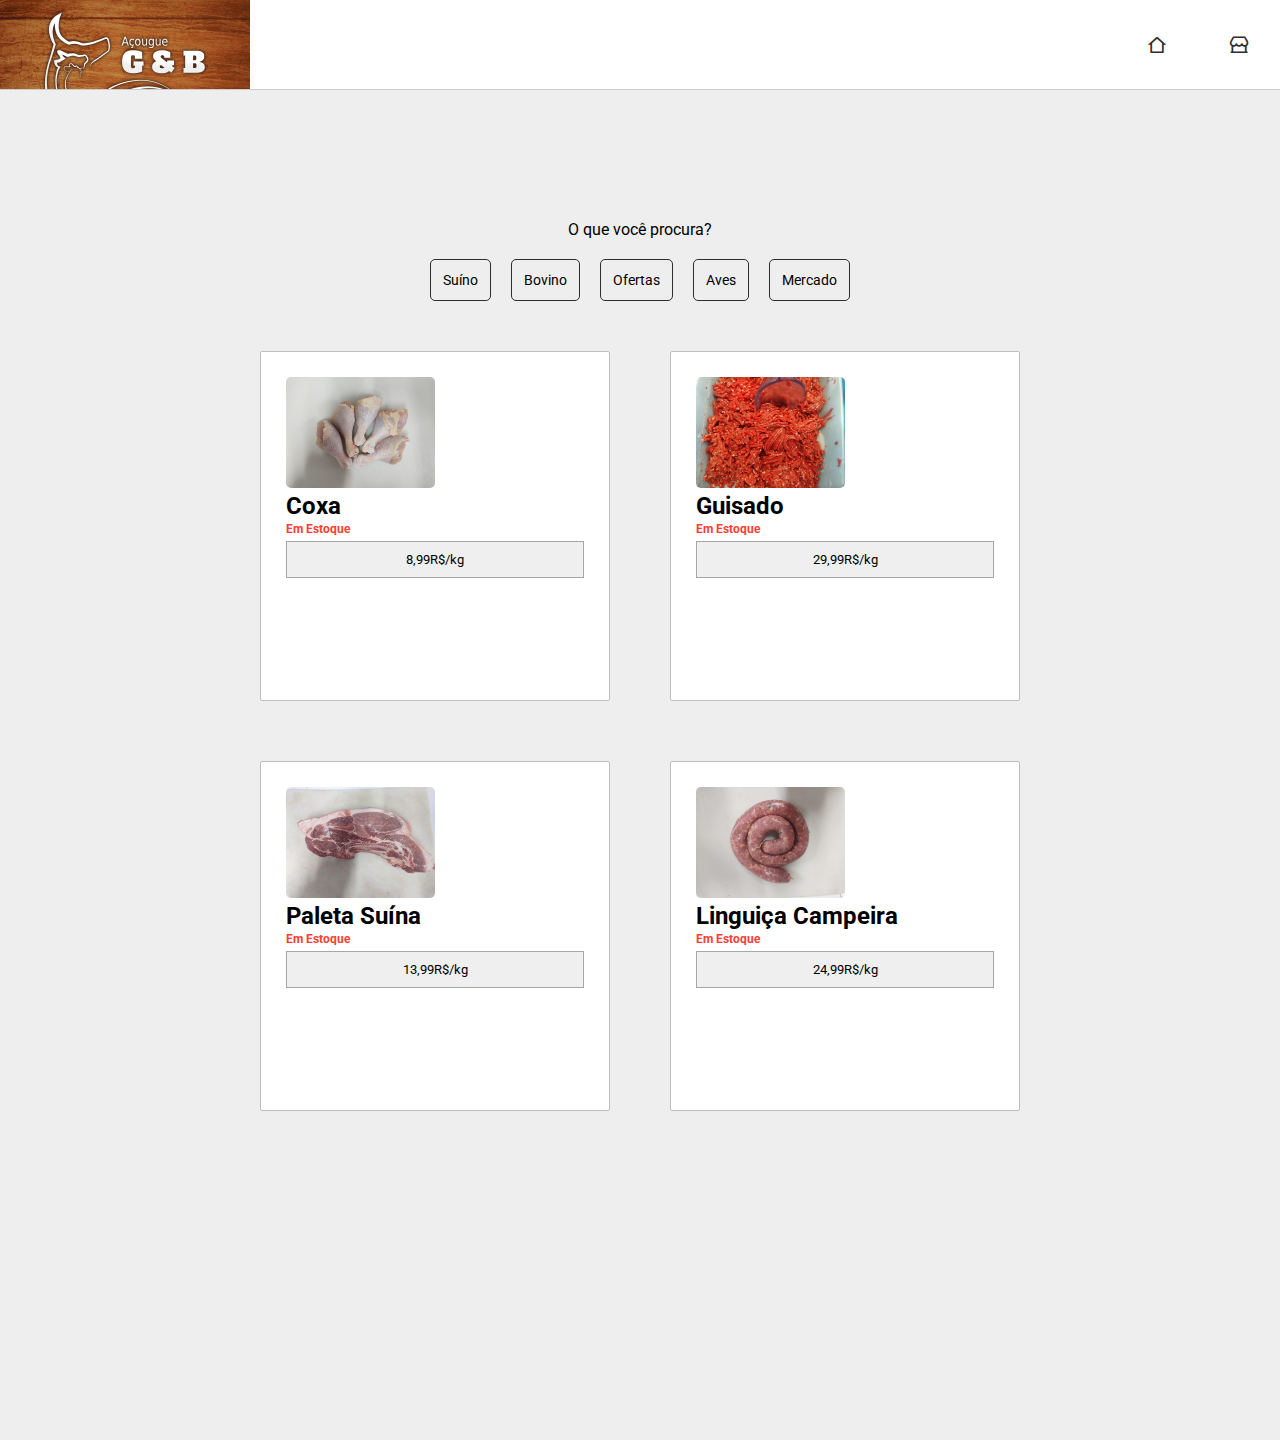
<file: index.html>
<!DOCTYPE html>
<html lang="pt-br">

<head>
    <!-- Meta -->
    <meta charset="UTF-8">
    <meta http-equiv="X-UA-Compatible" content="IE=edge">
    <meta name="viewport" content="width=device-width, initial-scale=1.0">
    <!-- Link -->
    <link rel="stylesheet" href="./res/fonts/remixicon.css">
    <link rel="stylesheet" href="./templates/res/home.css" />
    <!-- Title -->
    <title>Home | Açougue G & B</title>
    <!-- Script -->
    <script defer src="./templates/res/home.js"></script>
</head>

<body>
    <header class="top-side-bar navigation">
        <img class="image-header" src="./res/img/logo_header.png" width="250px">
        <nav class="content-nav">
            <ul>
                <li><a class="content-nav-item"><i class="ri-home-2-line"></i></a></li>
                <li><a class="content-nav-item"><i class="ri-store-2-line"></i></a></li>
            </ul>
        </nav>

    </header>


    <main class="content">
        <div class="content-behavior">
            <p> O que você procura?</p>
            <div class="category">
                <ul>
                    <li class="category-item" id="suino">Suíno</li>
                    <li class="category-item" id="bovino">Bovino</li>
                    <li class="category-item" id="ofertas">Ofertas</li>
                    <li class="category-item" id="aves">Aves</li>
                    <li class="category-item" id="mercado">Mercado</li>
                </ul>
            </div>
            <div class="grid">
                <div id="aves" class="grid-item">
                    <img src="./res/img/coxas1-min.jpg" width="50%">
                    <h2> Coxa</h2>
                    <p class="p-stock">Em Estoque</p>
                    <button>8,99R$/kg</button>
                </div>
                <div id="ofertas" class="grid-item">
                    <img src="./res/img/guisado2-min.jpg" width="50%">
                    <h2> Guisado</h2>
                    <p class="p-stock">Em Estoque</p>
                    <button>29,99R$/kg</button>
                </div>
                <div id="suino" class="grid-item">
                    <img src="./res/img/paleta2-min.jpg" width="50%">
                    <h2> Paleta Suína</h2>
                    <p class="p-stock">Em Estoque</p>
                    <button>13,99R$/kg</button>
                </div>
                <div id="ofertas" class="grid-item">
                    <img class="linguica-img" src="./res/img/linguica2-min.jpg" width="50%">
                    <h2> Linguiça Campeira</h2>
                    <p class="p-stock">Em Estoque</p>
                    <button>24,99R$/kg</button>
                </div>
            </div>
        </div>
    </main>

</body>

</html>
</file>
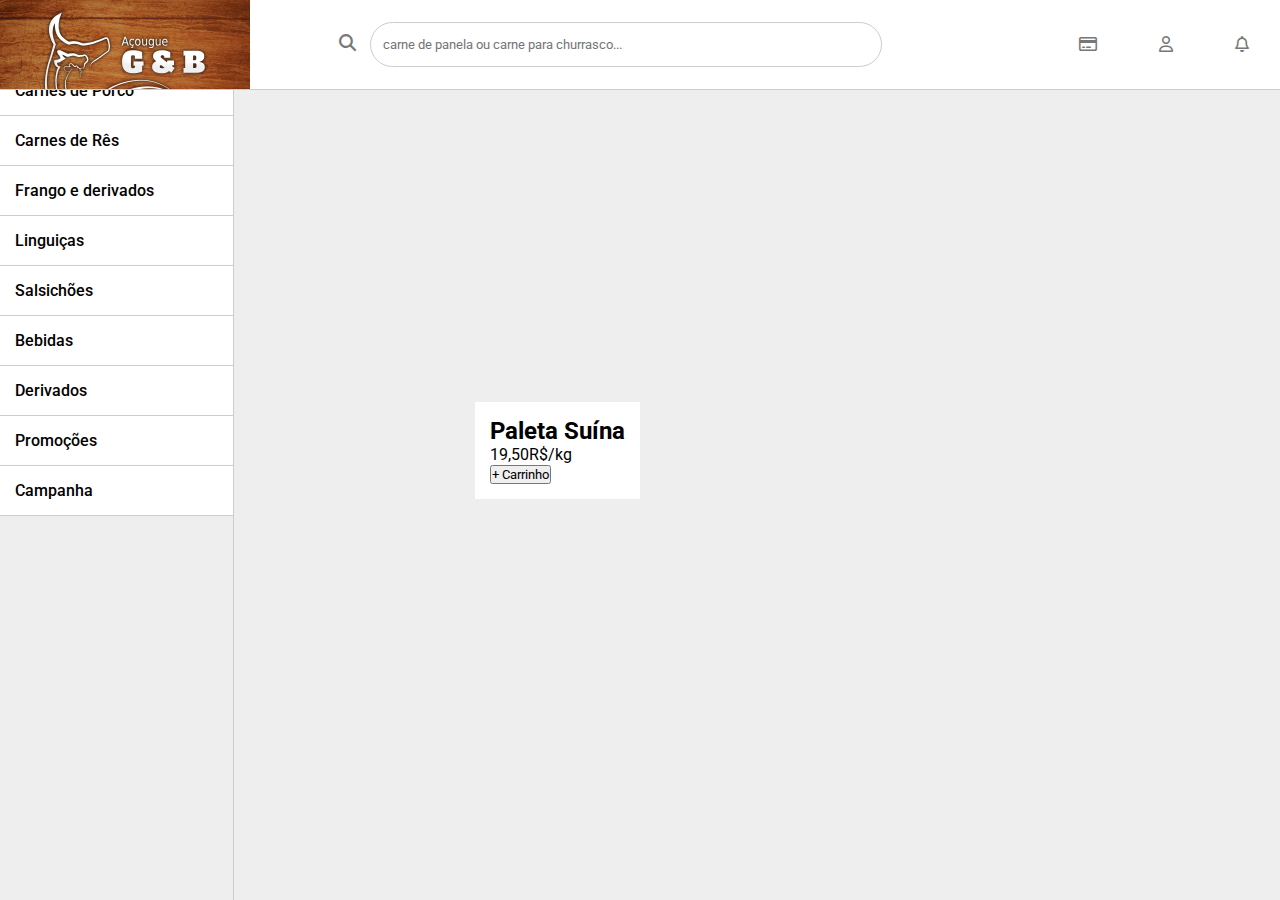
<file: templates/index.html>
<!DOCTYPE html>
<html lang="en">

<head>
    <meta charset="UTF-8">
    <meta http-equiv="X-UA-Compatible" content="IE=edge">
    <meta name="viewport" content="width=device-width, initial-scale=1.0">
    <link rel="stylesheet" href="https://cdnjs.cloudflare.com/ajax/libs/font-awesome/6.4.0/css/all.min.css">
    <title>Home | Açougue G & B</title>
    <style>
        @import url('https://fonts.googleapis.com/css2?family=Roboto:wght@300;400;700;800&display=swap');

        * {
            margin: 0;
            padding: 0;
            box-sizing: border-box;
            outline: none;
            font-family: "Roboto";
        }

        body {
            background-color: #eee;
        }

        header {
            position: fixed;
            display: flex;
            flex-direction: row;
            justify-content: space-between;
            align-items: center;
            background-color: #fff;
            width: 100%;
            height: 10vh;
            overflow-y: hidden;
            border-bottom: 1px solid #ccc;
        }

        header nav ul {
            list-style: none;
            display: flex;
            flex-direction: row;
        }

        header nav ul li {
            padding: 5px;
            margin: 10px;
        }

        header div {
            width: 50vw;
        }

        header div input {
            width: 40vw;
            height: 5vh;
            border: 1px solid #ccc;
            border-radius: 45px;
            padding: 5px;
            padding-left: 12px;
        }

        header div label {
            font-size: 17px;
            padding: 5px;
            margin: 5px;
        }

        header img {
            position: relative;
            top: 24px;

        }

        i {
            color: #777777
        }

        header a {
            border: 1px solid transparent;
            padding: 15px;
            border-radius: 5px;
        }

        header a:hover {
            border: 1px solid #ccc;
        }

        .side-bar {
            z-index: -1;
            top: 66px;
            width: 18.3vw;
            height: 100vh;
            position:fixed;
            background-color: #eee;
            border-right: 1px solid #ccc;
        }

        .side {
            background-color: #fff;
            display: flex;
            flex-direction: column;
            justify-content: center;
            align-items: center;
        }

        .side ul {
            width: 100%;
            list-style: none;
        }

        .side li {
            padding: 15px;
            border-bottom: 1px solid #ccc;
            cursor: pointer;
            font-weight: 500;
        }

        .side li:hover {
            background-color: #c5c5c5;
            font-weight: 700;
        }
        .content{
            display: flex;
            justify-content: center;
            align-items: center;
            width: 100vw;
            height: 100vh;
        }
        .grid{
            display: grid;
            grid-template-columns: repeat(2, 1fr);
            justify-content: center;
            align-items: center;
        }
        .item{
        background-color: #fff;
        padding: 15px;
        }
    </style>
</head>

<body>
    <header>
        <img src="./res/logo amadeirado.png" width="250px">
        <div>
            <label for="search"><i class="fa-solid fa-magnifying-glass"></i></label>
            <input type="text" placeholder="carne de panela ou carne para churrasco..." class="search" />
        </div>
        <nav>
            <ul>
                <li><a href=""><i class="fa-regular fa-credit-card"></i></a></li>
                <li><a href=".."><i class="fa-regular fa-user"></i></a></li>
                <li><a href=""><i class="fa-regular fa-bell"></i></a></li>
            </ul>
        </nav>
    </header>
    <div class="side-bar">
        <div class="side">
            <ul>
                <div class="items">
                    <li>Carnes de Porco</li>
                    <li>Carnes de Rês</li>
                    <li>Frango e derivados</li>
                    <li>Linguiças</li>
                    <li>Salsichões</li>
                    <li>Bebidas</li>
                    <li>Derivados</li>
                    <li>Promoções</li>
                    <li>Campanha</li>
                </div>
            </ul>
        </div>
    </div>
    <main class="content">
        <div class="grid">
            <div class="item">
                <h2> Paleta Suína</h2>
                <p> 19,50R$/kg</p>
                <button>+ Carrinho</button>
            </div>
        </div>
    </main>
</body>

</html>
</file>
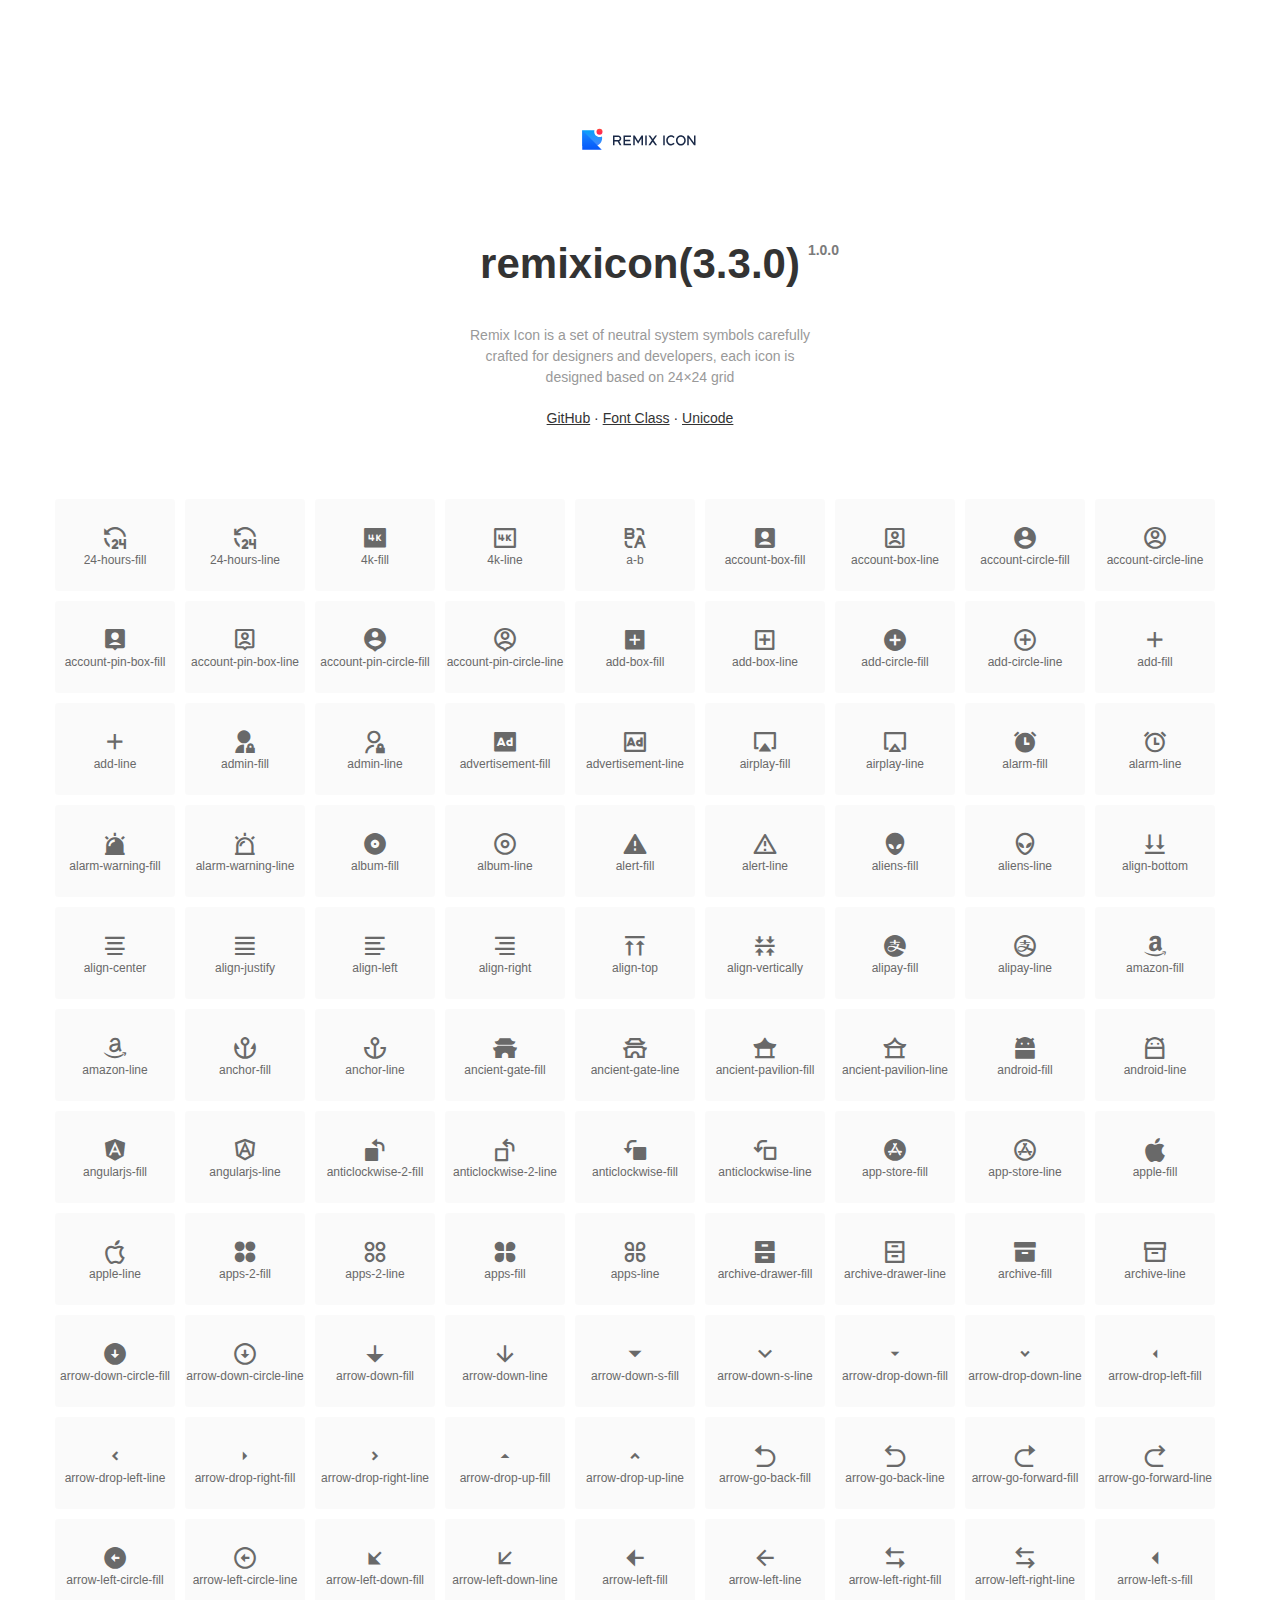
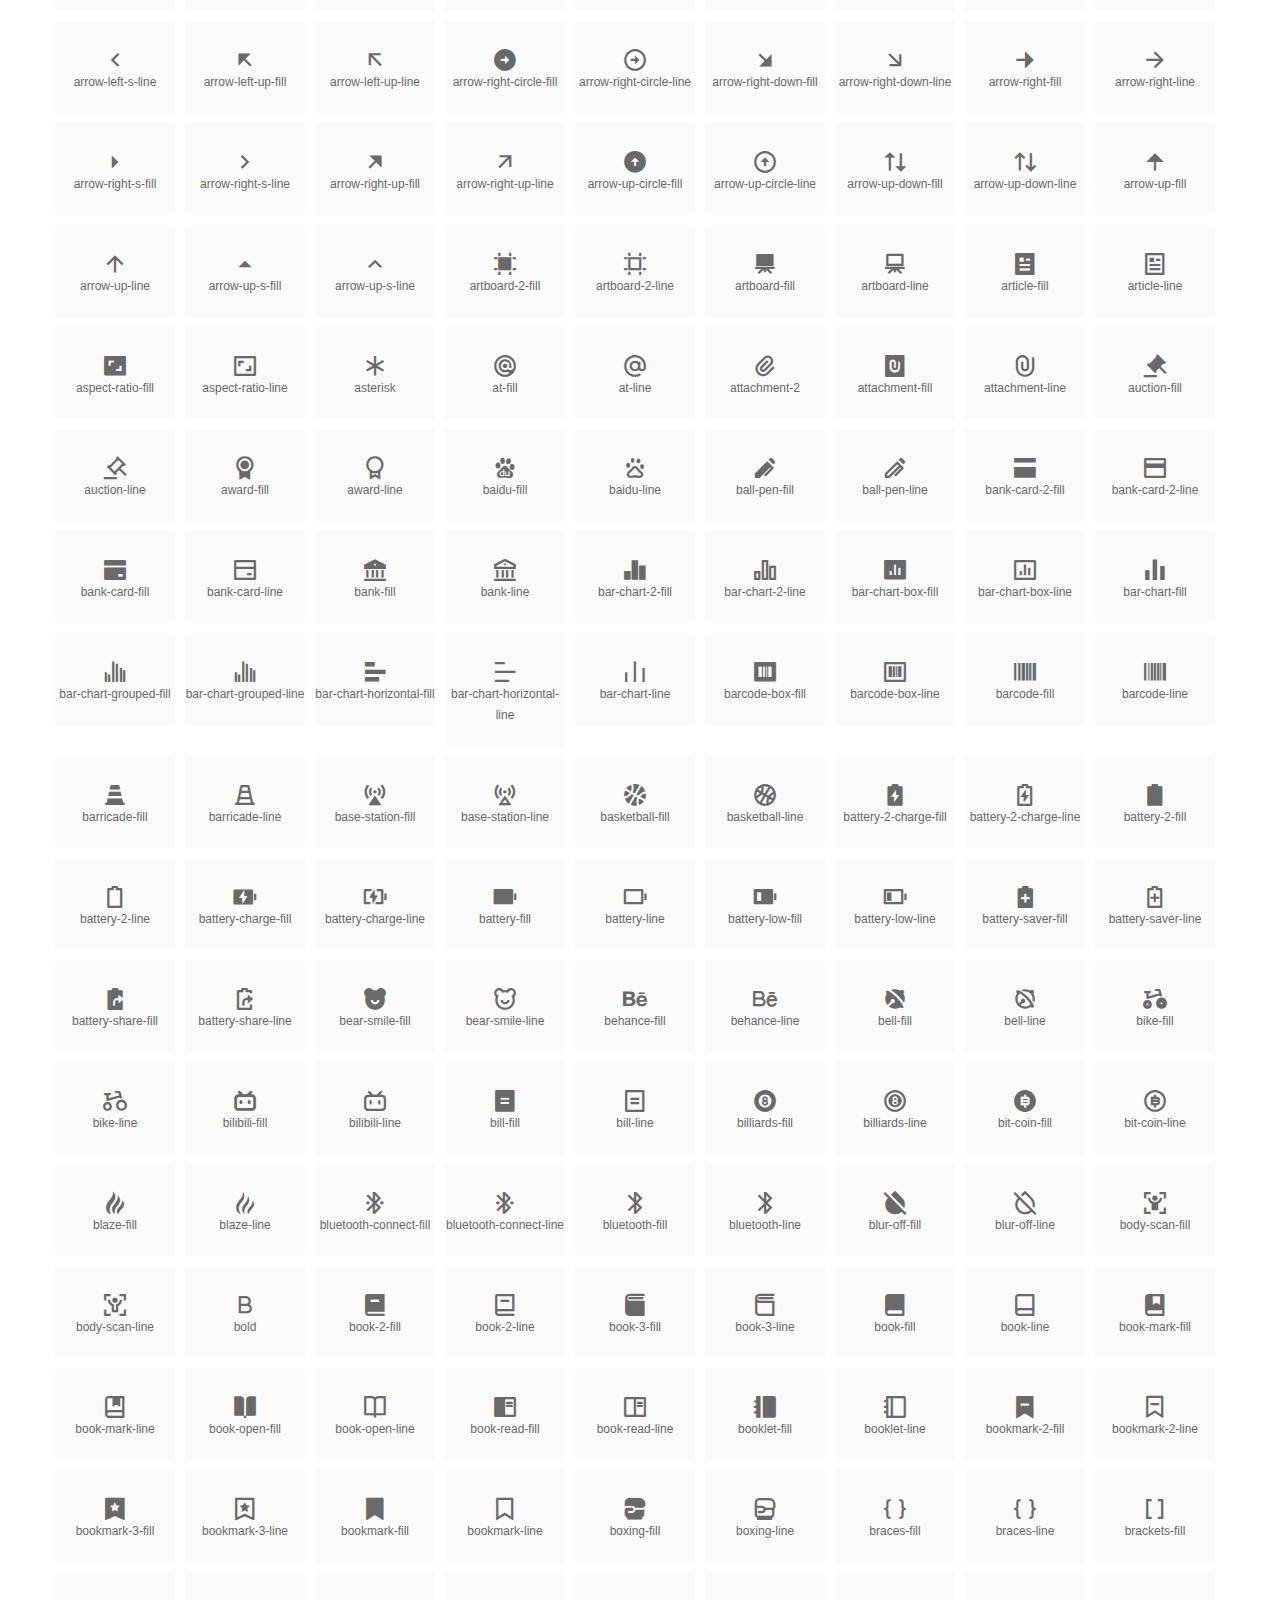
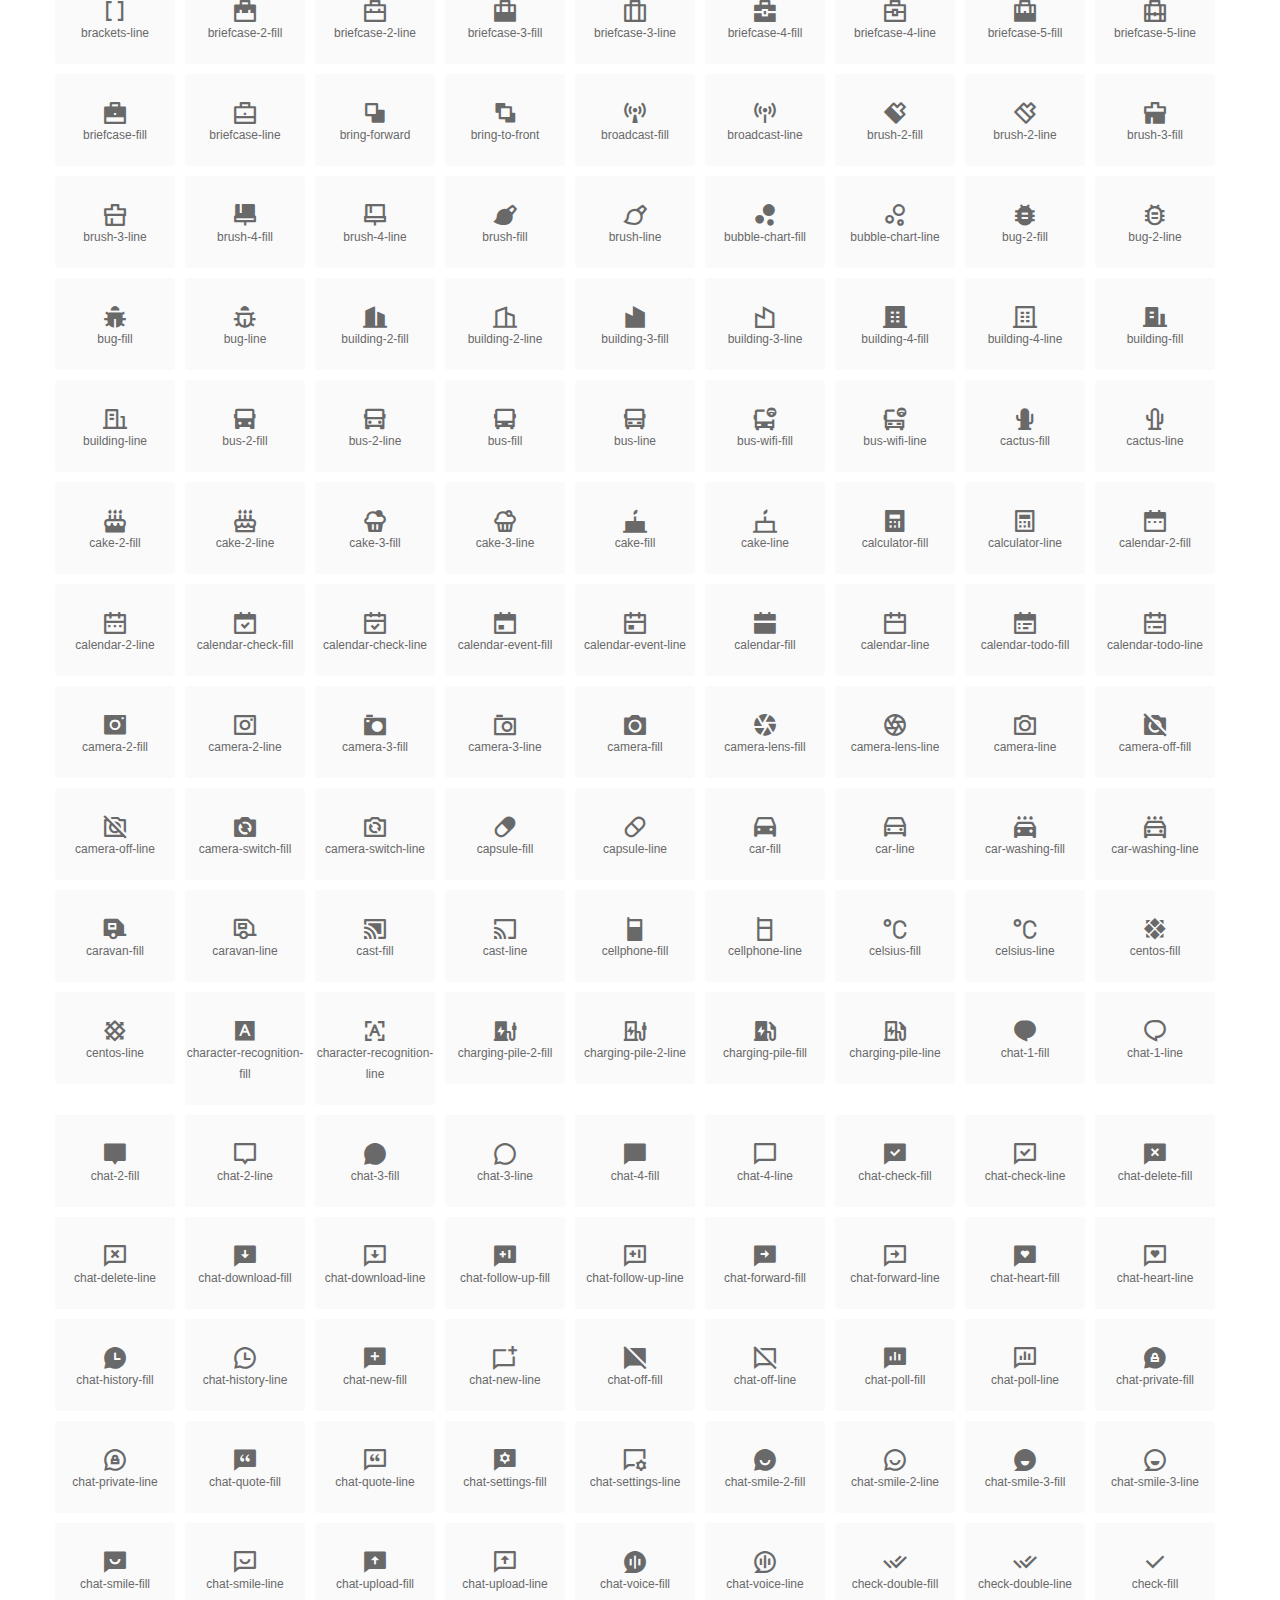
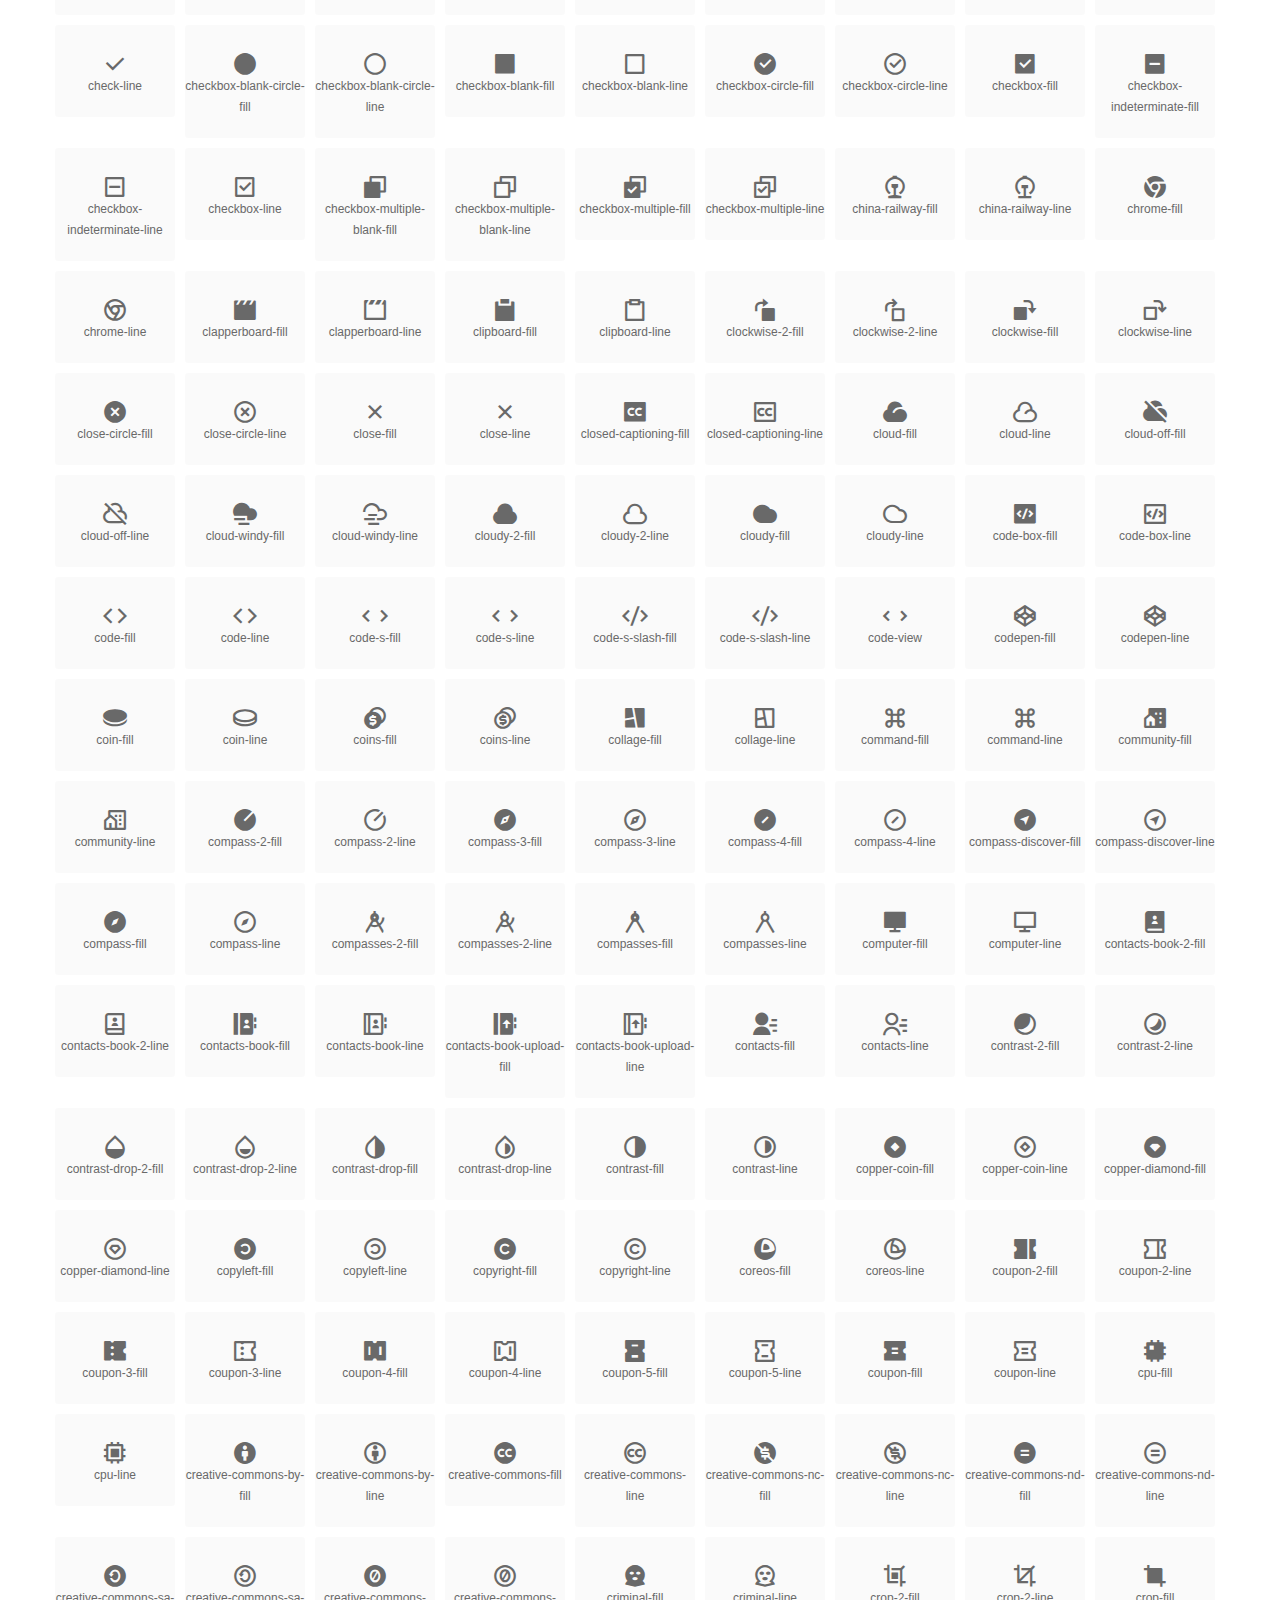
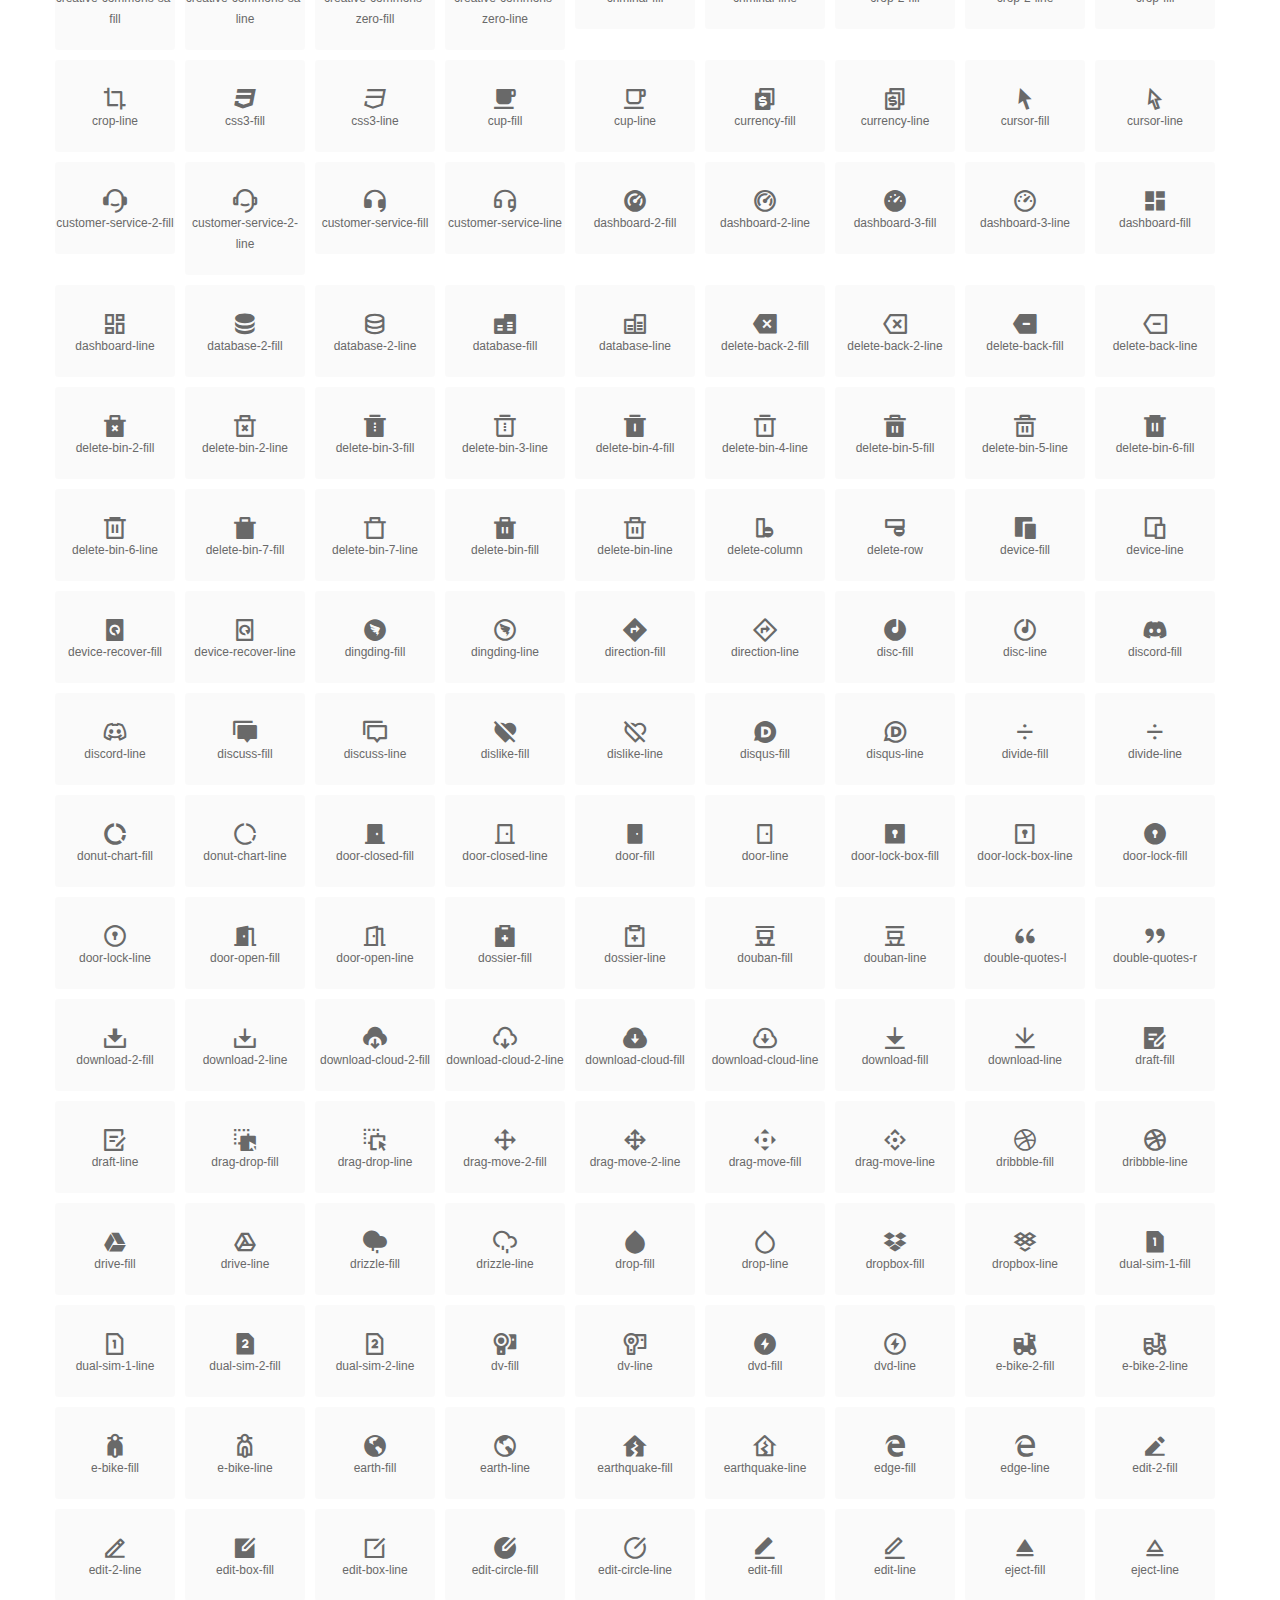
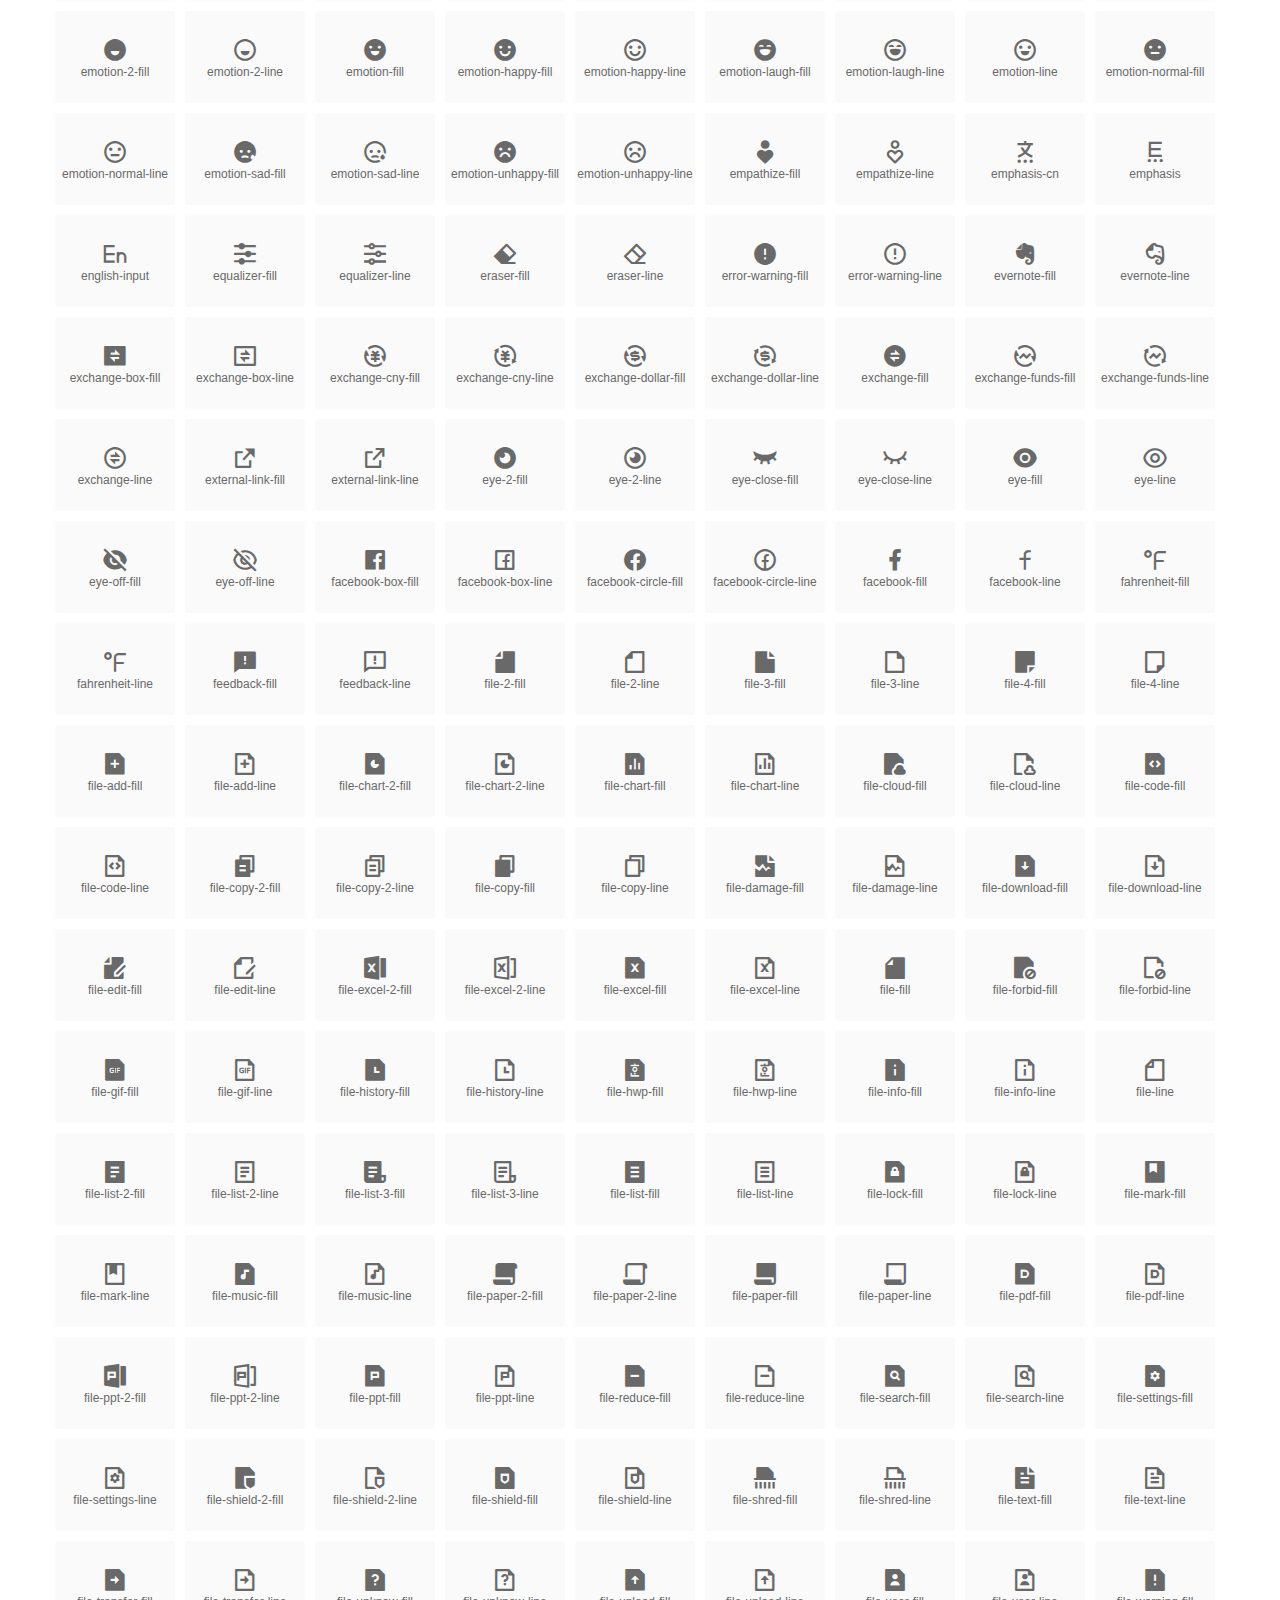
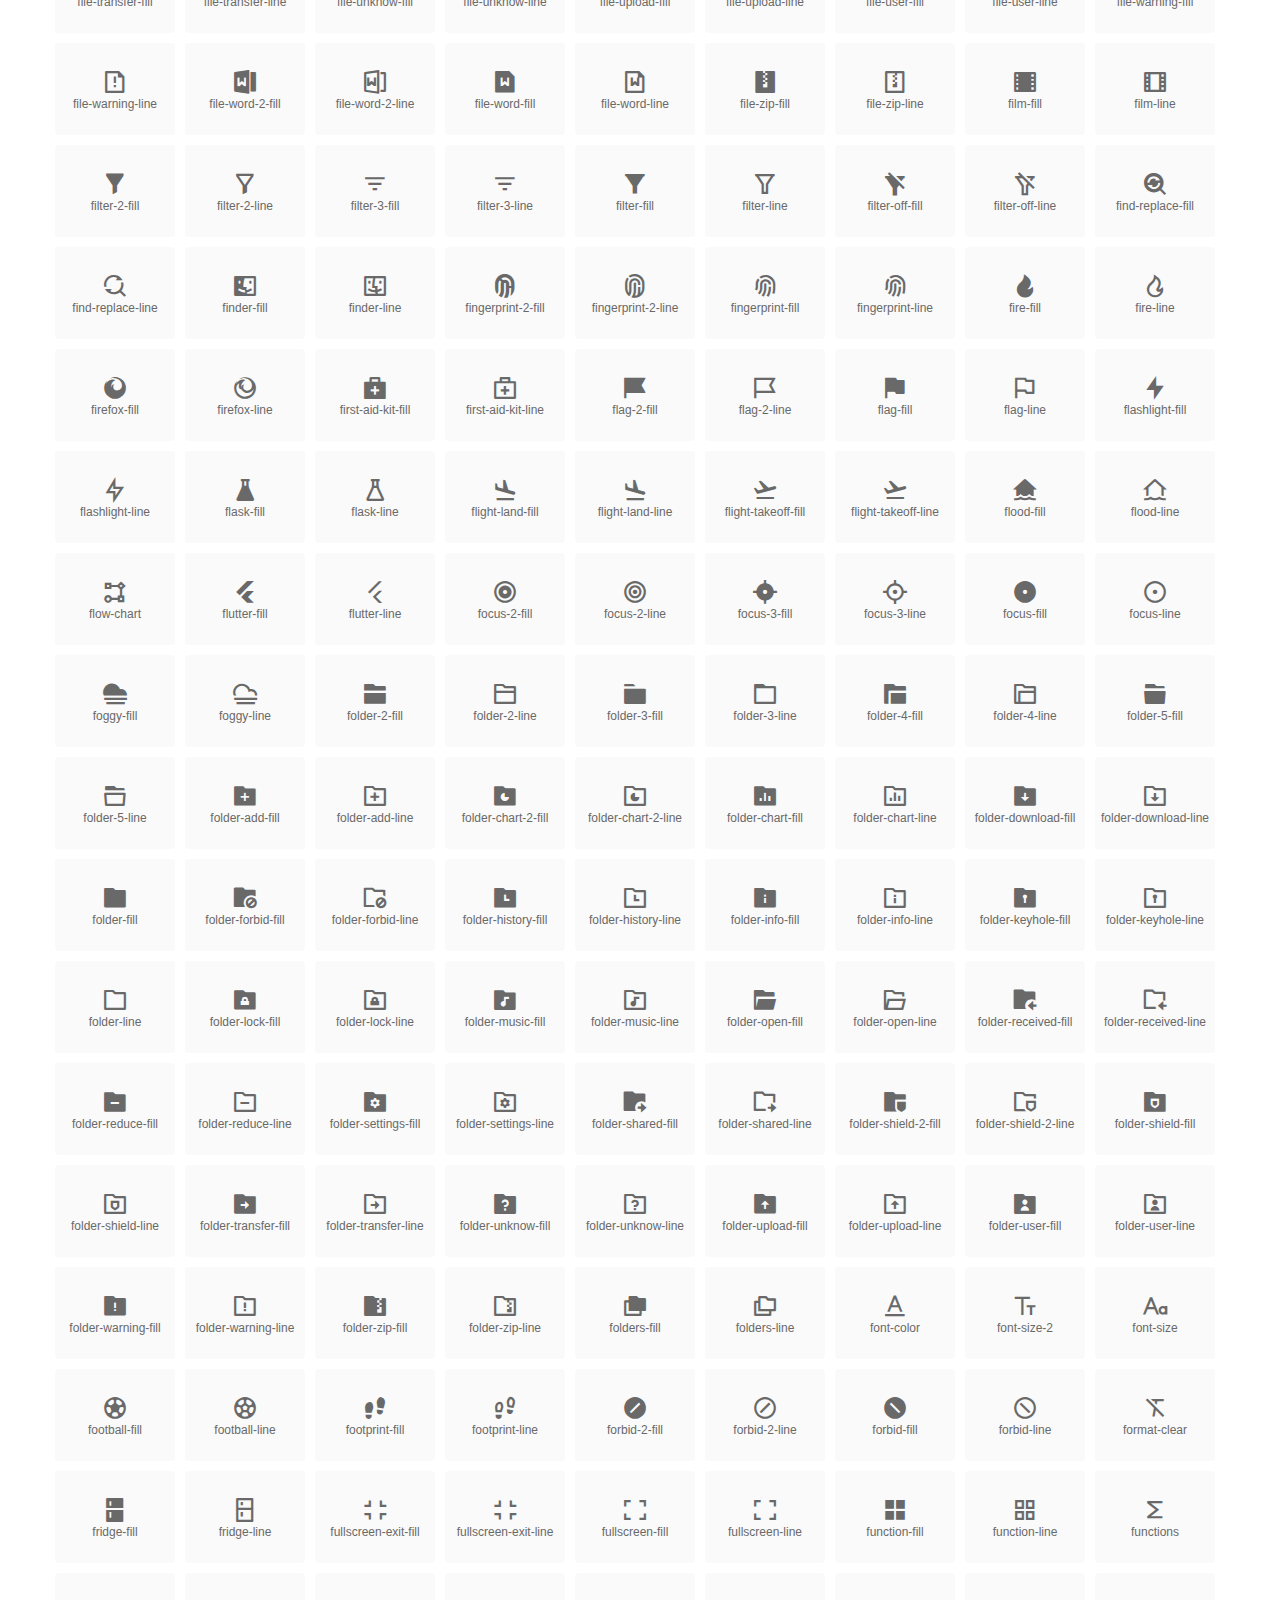
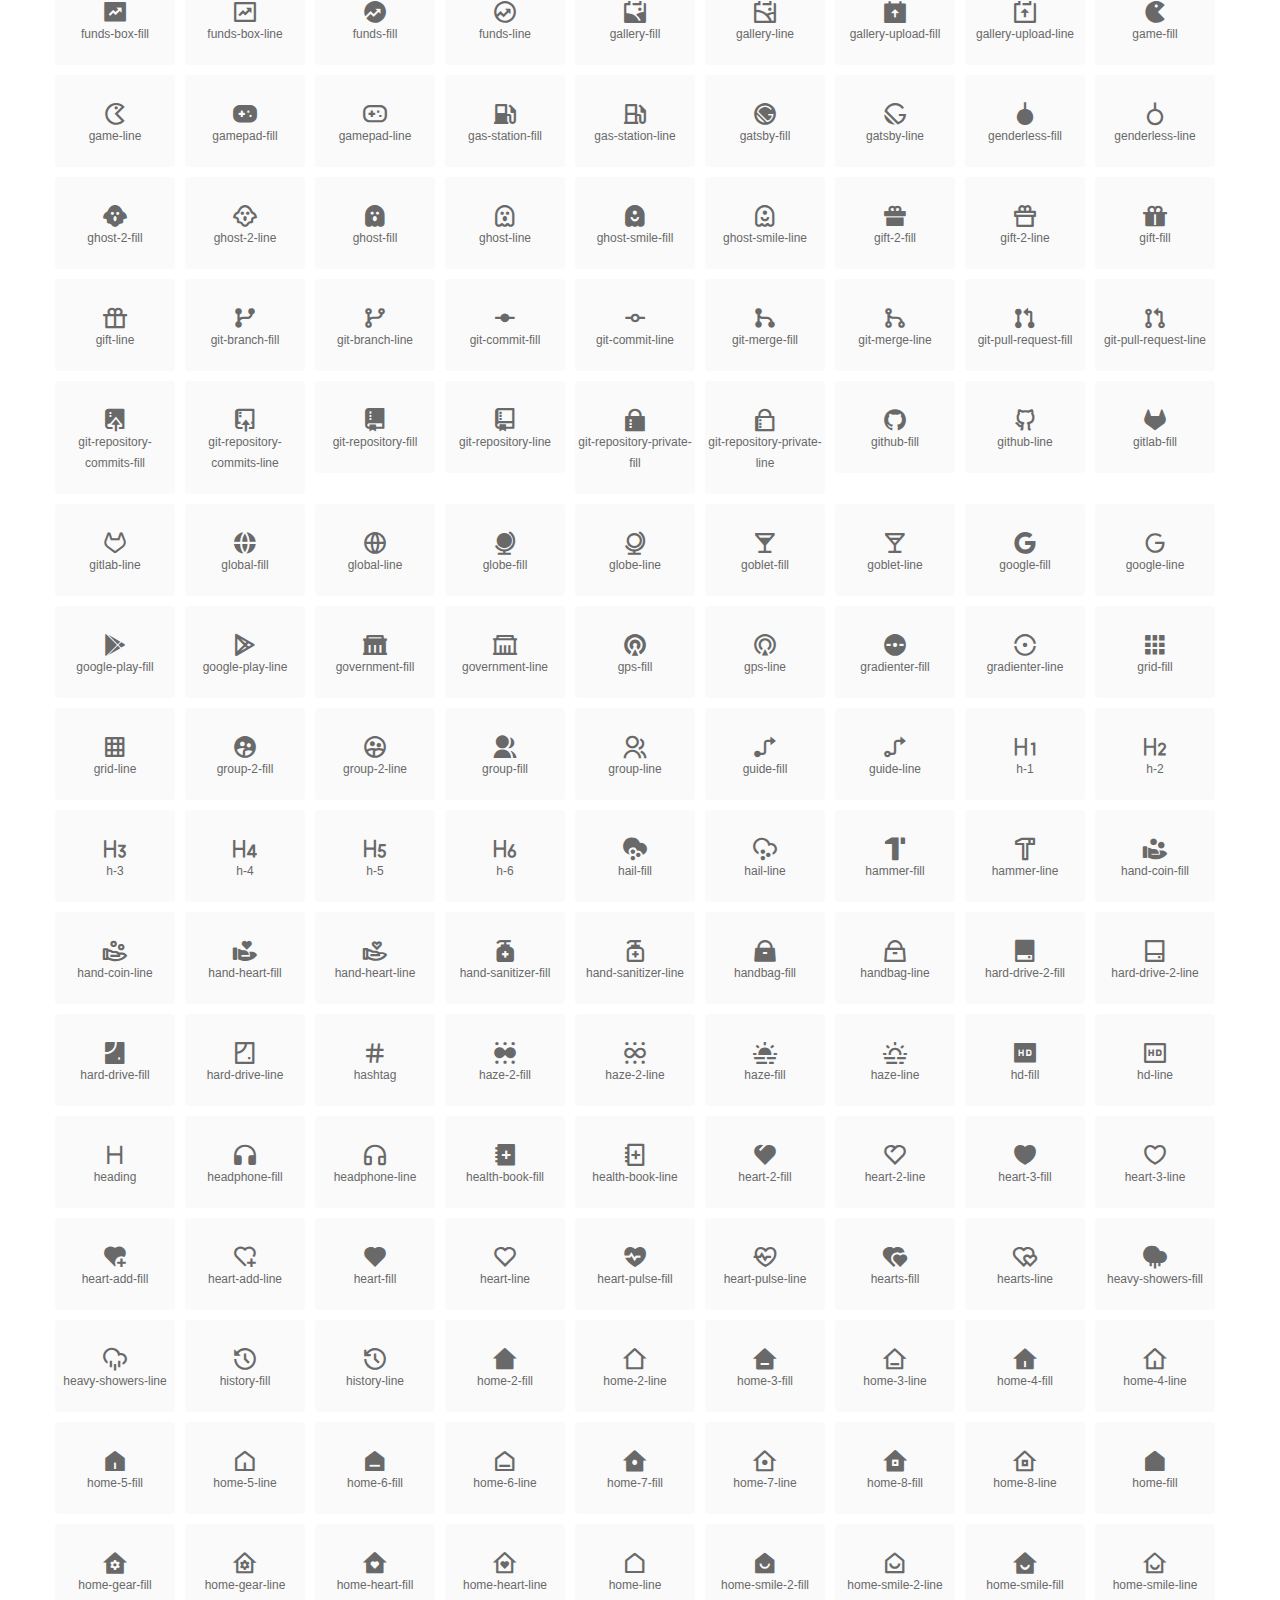
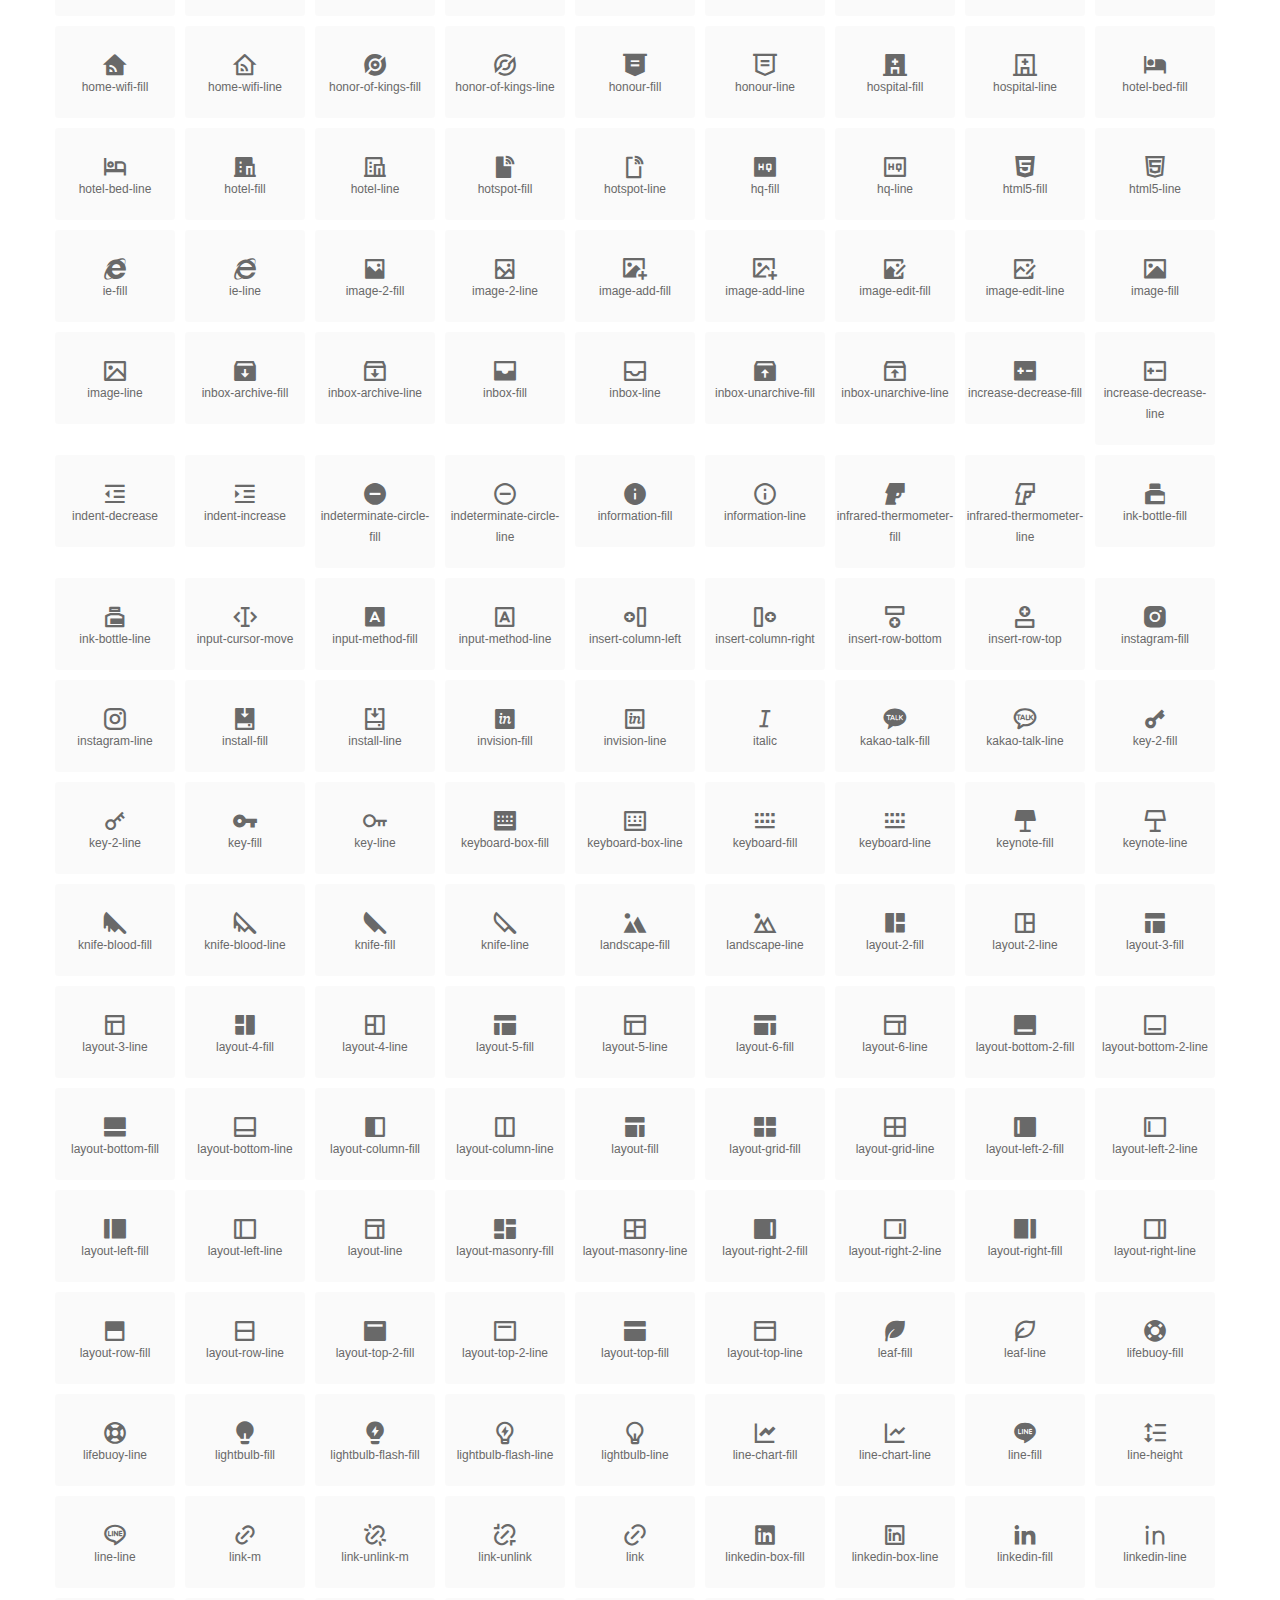
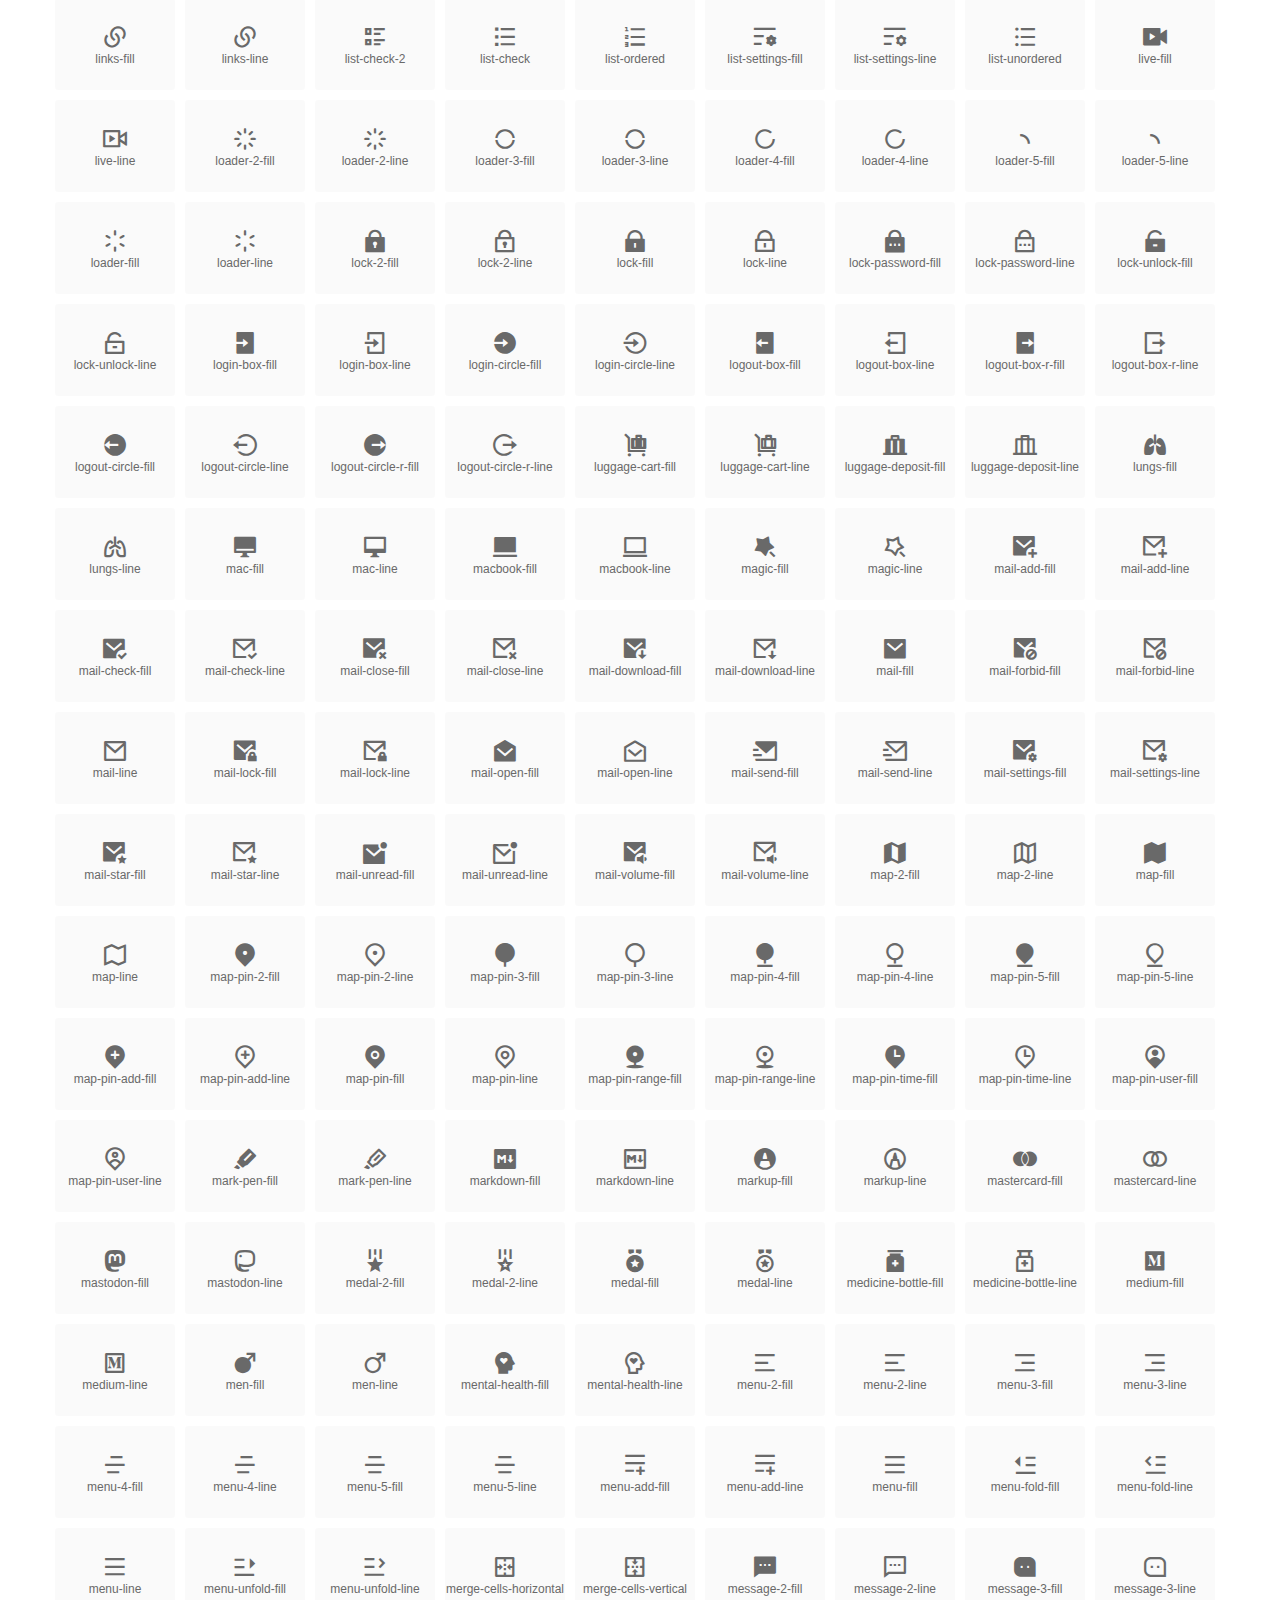
<file: pages/fonts/index.html>
<!DOCTYPE html>
<html lang="en">
<head>
  <meta charset="UTF-8">
  <title>remixicon(3.3.0)</title>
  <meta name="viewport" content="width=device-width,minimum-scale=1.0,maximum-scale=1.0,user-scalable=no">
   
  <meta name="description" content="Remix Icon is a set of neutral system symbols carefully crafted for designers and developers, each icon is designed based on 24×24 grid">
   
  <meta name="keywords" content="remixicon,TTF,EOT,WOFF,WOFF2,SVG">
  
  
  
  <link rel="stylesheet" href="remixicon.css" />
  
  <style>
    *{margin: 0;padding: 0;list-style: none;}
    body { color: #696969; font: 12px/1.5 tahoma, arial, \5b8b\4f53, sans-serif; }
    a { color: #333; text-decoration: underline; }
    a:hover { color: rgb(9, 73, 209); }
    .header { color: #333; text-align: center; padding: 80px 0 60px 0; min-height: 153px; font-size: 14px; }
    .header .logo svg { height: 120px; width: 120px; }
    .header h1 { font-size: 42px; padding: 26px 0 10px 0; }
    .header sup {font-size: 14px; margin: 8px 0 0 8px; position: absolute; color: #7b7b7b; }
    .info {
      color: #999;
      font-weight: normal;
      max-width: 346px;
      margin: 0 auto;
      padding: 20px 0;
      font-size: 14px;
    }

    .icons { max-width: 1190px; margin: 0 auto; }
    .icons ul { text-align: center; }
    .icons ul li {
      vertical-align: top;
      width: 120px;
      display: inline-block;
      text-align: center;
      background-color: rgba(0,0,0,.02);
      border-radius: 3px;
      padding: 29px 0 10px 0;
      margin-right: 10px;
      margin-top: 10px;
      transition: all 0.6s ease;
    }
    .icons ul li:hover { background-color: rgba(0,0,0,.06); }
    .icons ul li:hover span { color: #3c75e4; opacity: 1; }
    .icons ul li .unicode { color: #8c8c8c; opacity: 0.3; }
    .icons ul li h4 {
      font-weight: normal;
      padding: 10px 0 5px 0;
      display: block;
      color: #8c8c8c;
      font-size: 14px;
      line-height: 12px;
      opacity: 0.8;
    }
    .icons ul li:hover h4 { opacity: 1; }
    .icons ul li svg { width: 24px; height: 24px; }
    .icons ul li:hover { color: #3c75e4; }
    .footer { text-align: center; padding: 10px 0 90px 0; }
    .footer a { text-align: center; padding: 10px 0 90px 0; color: #696969;}
    .footer a:hover { color: #0949d1; }
    .links { text-align: center; padding: 50px 0 0 0; font-size: 14px; }
    
    .icons ul li.class-icon { font-size: 21px; line-height: 21px; padding-bottom: 20px; }
    .icons ul li.class-icon p{ font-size: 12px; }
    .icons ul li.class-icon [class^="ri-"]{ font-size: 26px; }
    
    
    
  </style>
  
</head>

<body>
  
  <div class="header">
    
    <div class="logo">
      <a href="./"><svg width="160" height="32" viewBox="0 0 160 32" fill="none" xmlns="http://www.w3.org/2000/svg">
<path d="M121.5 9.80005C123.33 9.80005 124.984 10.5797 126.165 11.8344L124.75 13.2496C123.929 12.3549 122.773 11.8 121.5 11.8C119.029 11.8 117 13.891 117 16.5C117 19.1091 119.029 21.2 121.5 21.2C122.773 21.2 123.929 20.6452 124.75 19.7505L126.165 21.1657C124.984 22.4204 123.33 23.2 121.5 23.2C117.91 23.2 115 20.2004 115 16.5C115 12.7997 117.91 9.80005 121.5 9.80005Z" fill="#1A2947"/>
<path d="M113 10V23H111V10H113Z" fill="#1A2947"/>
<path d="M154 23V9.99988H152L152 19.6019L144.997 9.99988L143 10.0039V23H145L145 13.3969L152 23H154Z" fill="#1A2947"/>
<path d="M68 10V12H60V15.5H67V17.5H60V21H68V23H58V10H68Z" fill="#1A2947"/>
<path d="M82 10L77.4999 17.201L73 10H71V23H73V13.775L77.4999 20.975L82 13.773V23H84V10H82Z" fill="#1A2947"/>
<path d="M89 10V23H87V10H89Z" fill="#1A2947"/>
<path d="M96.9999 14.7565L93.6689 9.99951H91.2279L95.7789 16.4995L91.2289 22.9995H93.6689L96.9999 18.2435L100.33 22.9995H102.772L98.2209 16.4995L102.773 9.99951H100.33L96.9999 14.7565Z" fill="#1A2947"/>
<path fill-rule="evenodd" clip-rule="evenodd" d="M141 16.5C141 12.7997 138.09 9.80005 134.5 9.80005C130.91 9.80005 128 12.7997 128 16.5C128 20.2004 130.91 23.2 134.5 23.2C138.09 23.2 141 20.2004 141 16.5ZM130 16.5C130 13.891 132.029 11.8 134.5 11.8C136.971 11.8 139 13.891 139 16.5C139 19.1091 136.971 21.2 134.5 21.2C132.029 21.2 130 19.1091 130 16.5Z" fill="#1A2947"/>
<path fill-rule="evenodd" clip-rule="evenodd" d="M51 10C53.2091 10 55 11.7909 55 14C55 15.7175 53.9176 17.1821 52.3977 17.749L55.1901 22.999H52.9251L50.267 18H46V23H44V10H51ZM46 11.999V15.999L51 16C52.1046 16 53 15.1046 53 14C53 12.8955 52.1 12 51 12L46 11.999Z" fill="#1A2947"/>
<path fill-rule="evenodd" clip-rule="evenodd" d="M19.2887 3.00389C19.1928 3.0013 19.0965 3 19 3H3V24H19C24.799 24 29.5 19.299 29.5 13.5C29.5 12.7108 29.4129 11.942 29.2479 11.2025C28.2772 11.7119 27.1722 12 26 12C22.134 12 19 8.86599 19 5C19 4.30645 19.1009 3.63646 19.2887 3.00389Z" fill="url(#paint0_linear_960_1054)"/>
<g filter="url(#filter0_b_960_1054)">
<path fill-rule="evenodd" clip-rule="evenodd" d="M3 3L29 29H3V3Z" fill="url(#paint1_linear_960_1054)"/>
</g>
<circle cx="26" cy="5" r="4" fill="url(#paint2_linear_960_1054)"/>
<defs>
<filter id="filter0_b_960_1054" x="-2.43656" y="-2.43656" width="36.8731" height="36.8731" filterUnits="userSpaceOnUse" color-interpolation-filters="sRGB">
<feFlood flood-opacity="0" result="BackgroundImageFix"/>
<feGaussianBlur in="BackgroundImage" stdDeviation="2.71828"/>
<feComposite in2="SourceAlpha" operator="in" result="effect1_backgroundBlur_960_1054"/>
<feBlend mode="normal" in="SourceGraphic" in2="effect1_backgroundBlur_960_1054" result="shape"/>
</filter>
<linearGradient id="paint0_linear_960_1054" x1="3" y1="3" x2="3" y2="24" gradientUnits="userSpaceOnUse">
<stop stop-color="#05A0FA"/>
<stop offset="1" stop-color="#4785FF"/>
</linearGradient>
<linearGradient id="paint1_linear_960_1054" x1="3" y1="3" x2="3" y2="29" gradientUnits="userSpaceOnUse">
<stop stop-color="#1A8CFF"/>
<stop offset="1" stop-color="#0557FA"/>
</linearGradient>
<linearGradient id="paint2_linear_960_1054" x1="22" y1="1" x2="22" y2="9" gradientUnits="userSpaceOnUse">
<stop stop-color="#FF463A"/>
<stop offset="1" stop-color="#FF1F5A"/>
</linearGradient>
</defs>
</svg>
</a>
    </div>
    
    <h1>remixicon(3.3.0)<sup>1.0.0</sup></h1>
    <div class="info">
      Remix Icon is a set of neutral system symbols carefully crafted for designers and developers, each icon is designed based on 24×24 grid
    </div>
    <p>
      
      <a href="https://github.com/Remix-Design/remixicon.git">GitHub</a> · 
      
      <a href="index.html">Font Class</a> · 
      
      <a href="unicode.html">Unicode</a>
      
    </p>
  </div>
  <div class="icons">
    <ul>
      <li class="class-icon"><i class="ri-24-hours-fill"></i><p class="name">24-hours-fill</p></li><li class="class-icon"><i class="ri-24-hours-line"></i><p class="name">24-hours-line</p></li><li class="class-icon"><i class="ri-4k-fill"></i><p class="name">4k-fill</p></li><li class="class-icon"><i class="ri-4k-line"></i><p class="name">4k-line</p></li><li class="class-icon"><i class="ri-a-b"></i><p class="name">a-b</p></li><li class="class-icon"><i class="ri-account-box-fill"></i><p class="name">account-box-fill</p></li><li class="class-icon"><i class="ri-account-box-line"></i><p class="name">account-box-line</p></li><li class="class-icon"><i class="ri-account-circle-fill"></i><p class="name">account-circle-fill</p></li><li class="class-icon"><i class="ri-account-circle-line"></i><p class="name">account-circle-line</p></li><li class="class-icon"><i class="ri-account-pin-box-fill"></i><p class="name">account-pin-box-fill</p></li><li class="class-icon"><i class="ri-account-pin-box-line"></i><p class="name">account-pin-box-line</p></li><li class="class-icon"><i class="ri-account-pin-circle-fill"></i><p class="name">account-pin-circle-fill</p></li><li class="class-icon"><i class="ri-account-pin-circle-line"></i><p class="name">account-pin-circle-line</p></li><li class="class-icon"><i class="ri-add-box-fill"></i><p class="name">add-box-fill</p></li><li class="class-icon"><i class="ri-add-box-line"></i><p class="name">add-box-line</p></li><li class="class-icon"><i class="ri-add-circle-fill"></i><p class="name">add-circle-fill</p></li><li class="class-icon"><i class="ri-add-circle-line"></i><p class="name">add-circle-line</p></li><li class="class-icon"><i class="ri-add-fill"></i><p class="name">add-fill</p></li><li class="class-icon"><i class="ri-add-line"></i><p class="name">add-line</p></li><li class="class-icon"><i class="ri-admin-fill"></i><p class="name">admin-fill</p></li><li class="class-icon"><i class="ri-admin-line"></i><p class="name">admin-line</p></li><li class="class-icon"><i class="ri-advertisement-fill"></i><p class="name">advertisement-fill</p></li><li class="class-icon"><i class="ri-advertisement-line"></i><p class="name">advertisement-line</p></li><li class="class-icon"><i class="ri-airplay-fill"></i><p class="name">airplay-fill</p></li><li class="class-icon"><i class="ri-airplay-line"></i><p class="name">airplay-line</p></li><li class="class-icon"><i class="ri-alarm-fill"></i><p class="name">alarm-fill</p></li><li class="class-icon"><i class="ri-alarm-line"></i><p class="name">alarm-line</p></li><li class="class-icon"><i class="ri-alarm-warning-fill"></i><p class="name">alarm-warning-fill</p></li><li class="class-icon"><i class="ri-alarm-warning-line"></i><p class="name">alarm-warning-line</p></li><li class="class-icon"><i class="ri-album-fill"></i><p class="name">album-fill</p></li><li class="class-icon"><i class="ri-album-line"></i><p class="name">album-line</p></li><li class="class-icon"><i class="ri-alert-fill"></i><p class="name">alert-fill</p></li><li class="class-icon"><i class="ri-alert-line"></i><p class="name">alert-line</p></li><li class="class-icon"><i class="ri-aliens-fill"></i><p class="name">aliens-fill</p></li><li class="class-icon"><i class="ri-aliens-line"></i><p class="name">aliens-line</p></li><li class="class-icon"><i class="ri-align-bottom"></i><p class="name">align-bottom</p></li><li class="class-icon"><i class="ri-align-center"></i><p class="name">align-center</p></li><li class="class-icon"><i class="ri-align-justify"></i><p class="name">align-justify</p></li><li class="class-icon"><i class="ri-align-left"></i><p class="name">align-left</p></li><li class="class-icon"><i class="ri-align-right"></i><p class="name">align-right</p></li><li class="class-icon"><i class="ri-align-top"></i><p class="name">align-top</p></li><li class="class-icon"><i class="ri-align-vertically"></i><p class="name">align-vertically</p></li><li class="class-icon"><i class="ri-alipay-fill"></i><p class="name">alipay-fill</p></li><li class="class-icon"><i class="ri-alipay-line"></i><p class="name">alipay-line</p></li><li class="class-icon"><i class="ri-amazon-fill"></i><p class="name">amazon-fill</p></li><li class="class-icon"><i class="ri-amazon-line"></i><p class="name">amazon-line</p></li><li class="class-icon"><i class="ri-anchor-fill"></i><p class="name">anchor-fill</p></li><li class="class-icon"><i class="ri-anchor-line"></i><p class="name">anchor-line</p></li><li class="class-icon"><i class="ri-ancient-gate-fill"></i><p class="name">ancient-gate-fill</p></li><li class="class-icon"><i class="ri-ancient-gate-line"></i><p class="name">ancient-gate-line</p></li><li class="class-icon"><i class="ri-ancient-pavilion-fill"></i><p class="name">ancient-pavilion-fill</p></li><li class="class-icon"><i class="ri-ancient-pavilion-line"></i><p class="name">ancient-pavilion-line</p></li><li class="class-icon"><i class="ri-android-fill"></i><p class="name">android-fill</p></li><li class="class-icon"><i class="ri-android-line"></i><p class="name">android-line</p></li><li class="class-icon"><i class="ri-angularjs-fill"></i><p class="name">angularjs-fill</p></li><li class="class-icon"><i class="ri-angularjs-line"></i><p class="name">angularjs-line</p></li><li class="class-icon"><i class="ri-anticlockwise-2-fill"></i><p class="name">anticlockwise-2-fill</p></li><li class="class-icon"><i class="ri-anticlockwise-2-line"></i><p class="name">anticlockwise-2-line</p></li><li class="class-icon"><i class="ri-anticlockwise-fill"></i><p class="name">anticlockwise-fill</p></li><li class="class-icon"><i class="ri-anticlockwise-line"></i><p class="name">anticlockwise-line</p></li><li class="class-icon"><i class="ri-app-store-fill"></i><p class="name">app-store-fill</p></li><li class="class-icon"><i class="ri-app-store-line"></i><p class="name">app-store-line</p></li><li class="class-icon"><i class="ri-apple-fill"></i><p class="name">apple-fill</p></li><li class="class-icon"><i class="ri-apple-line"></i><p class="name">apple-line</p></li><li class="class-icon"><i class="ri-apps-2-fill"></i><p class="name">apps-2-fill</p></li><li class="class-icon"><i class="ri-apps-2-line"></i><p class="name">apps-2-line</p></li><li class="class-icon"><i class="ri-apps-fill"></i><p class="name">apps-fill</p></li><li class="class-icon"><i class="ri-apps-line"></i><p class="name">apps-line</p></li><li class="class-icon"><i class="ri-archive-drawer-fill"></i><p class="name">archive-drawer-fill</p></li><li class="class-icon"><i class="ri-archive-drawer-line"></i><p class="name">archive-drawer-line</p></li><li class="class-icon"><i class="ri-archive-fill"></i><p class="name">archive-fill</p></li><li class="class-icon"><i class="ri-archive-line"></i><p class="name">archive-line</p></li><li class="class-icon"><i class="ri-arrow-down-circle-fill"></i><p class="name">arrow-down-circle-fill</p></li><li class="class-icon"><i class="ri-arrow-down-circle-line"></i><p class="name">arrow-down-circle-line</p></li><li class="class-icon"><i class="ri-arrow-down-fill"></i><p class="name">arrow-down-fill</p></li><li class="class-icon"><i class="ri-arrow-down-line"></i><p class="name">arrow-down-line</p></li><li class="class-icon"><i class="ri-arrow-down-s-fill"></i><p class="name">arrow-down-s-fill</p></li><li class="class-icon"><i class="ri-arrow-down-s-line"></i><p class="name">arrow-down-s-line</p></li><li class="class-icon"><i class="ri-arrow-drop-down-fill"></i><p class="name">arrow-drop-down-fill</p></li><li class="class-icon"><i class="ri-arrow-drop-down-line"></i><p class="name">arrow-drop-down-line</p></li><li class="class-icon"><i class="ri-arrow-drop-left-fill"></i><p class="name">arrow-drop-left-fill</p></li><li class="class-icon"><i class="ri-arrow-drop-left-line"></i><p class="name">arrow-drop-left-line</p></li><li class="class-icon"><i class="ri-arrow-drop-right-fill"></i><p class="name">arrow-drop-right-fill</p></li><li class="class-icon"><i class="ri-arrow-drop-right-line"></i><p class="name">arrow-drop-right-line</p></li><li class="class-icon"><i class="ri-arrow-drop-up-fill"></i><p class="name">arrow-drop-up-fill</p></li><li class="class-icon"><i class="ri-arrow-drop-up-line"></i><p class="name">arrow-drop-up-line</p></li><li class="class-icon"><i class="ri-arrow-go-back-fill"></i><p class="name">arrow-go-back-fill</p></li><li class="class-icon"><i class="ri-arrow-go-back-line"></i><p class="name">arrow-go-back-line</p></li><li class="class-icon"><i class="ri-arrow-go-forward-fill"></i><p class="name">arrow-go-forward-fill</p></li><li class="class-icon"><i class="ri-arrow-go-forward-line"></i><p class="name">arrow-go-forward-line</p></li><li class="class-icon"><i class="ri-arrow-left-circle-fill"></i><p class="name">arrow-left-circle-fill</p></li><li class="class-icon"><i class="ri-arrow-left-circle-line"></i><p class="name">arrow-left-circle-line</p></li><li class="class-icon"><i class="ri-arrow-left-down-fill"></i><p class="name">arrow-left-down-fill</p></li><li class="class-icon"><i class="ri-arrow-left-down-line"></i><p class="name">arrow-left-down-line</p></li><li class="class-icon"><i class="ri-arrow-left-fill"></i><p class="name">arrow-left-fill</p></li><li class="class-icon"><i class="ri-arrow-left-line"></i><p class="name">arrow-left-line</p></li><li class="class-icon"><i class="ri-arrow-left-right-fill"></i><p class="name">arrow-left-right-fill</p></li><li class="class-icon"><i class="ri-arrow-left-right-line"></i><p class="name">arrow-left-right-line</p></li><li class="class-icon"><i class="ri-arrow-left-s-fill"></i><p class="name">arrow-left-s-fill</p></li><li class="class-icon"><i class="ri-arrow-left-s-line"></i><p class="name">arrow-left-s-line</p></li><li class="class-icon"><i class="ri-arrow-left-up-fill"></i><p class="name">arrow-left-up-fill</p></li><li class="class-icon"><i class="ri-arrow-left-up-line"></i><p class="name">arrow-left-up-line</p></li><li class="class-icon"><i class="ri-arrow-right-circle-fill"></i><p class="name">arrow-right-circle-fill</p></li><li class="class-icon"><i class="ri-arrow-right-circle-line"></i><p class="name">arrow-right-circle-line</p></li><li class="class-icon"><i class="ri-arrow-right-down-fill"></i><p class="name">arrow-right-down-fill</p></li><li class="class-icon"><i class="ri-arrow-right-down-line"></i><p class="name">arrow-right-down-line</p></li><li class="class-icon"><i class="ri-arrow-right-fill"></i><p class="name">arrow-right-fill</p></li><li class="class-icon"><i class="ri-arrow-right-line"></i><p class="name">arrow-right-line</p></li><li class="class-icon"><i class="ri-arrow-right-s-fill"></i><p class="name">arrow-right-s-fill</p></li><li class="class-icon"><i class="ri-arrow-right-s-line"></i><p class="name">arrow-right-s-line</p></li><li class="class-icon"><i class="ri-arrow-right-up-fill"></i><p class="name">arrow-right-up-fill</p></li><li class="class-icon"><i class="ri-arrow-right-up-line"></i><p class="name">arrow-right-up-line</p></li><li class="class-icon"><i class="ri-arrow-up-circle-fill"></i><p class="name">arrow-up-circle-fill</p></li><li class="class-icon"><i class="ri-arrow-up-circle-line"></i><p class="name">arrow-up-circle-line</p></li><li class="class-icon"><i class="ri-arrow-up-down-fill"></i><p class="name">arrow-up-down-fill</p></li><li class="class-icon"><i class="ri-arrow-up-down-line"></i><p class="name">arrow-up-down-line</p></li><li class="class-icon"><i class="ri-arrow-up-fill"></i><p class="name">arrow-up-fill</p></li><li class="class-icon"><i class="ri-arrow-up-line"></i><p class="name">arrow-up-line</p></li><li class="class-icon"><i class="ri-arrow-up-s-fill"></i><p class="name">arrow-up-s-fill</p></li><li class="class-icon"><i class="ri-arrow-up-s-line"></i><p class="name">arrow-up-s-line</p></li><li class="class-icon"><i class="ri-artboard-2-fill"></i><p class="name">artboard-2-fill</p></li><li class="class-icon"><i class="ri-artboard-2-line"></i><p class="name">artboard-2-line</p></li><li class="class-icon"><i class="ri-artboard-fill"></i><p class="name">artboard-fill</p></li><li class="class-icon"><i class="ri-artboard-line"></i><p class="name">artboard-line</p></li><li class="class-icon"><i class="ri-article-fill"></i><p class="name">article-fill</p></li><li class="class-icon"><i class="ri-article-line"></i><p class="name">article-line</p></li><li class="class-icon"><i class="ri-aspect-ratio-fill"></i><p class="name">aspect-ratio-fill</p></li><li class="class-icon"><i class="ri-aspect-ratio-line"></i><p class="name">aspect-ratio-line</p></li><li class="class-icon"><i class="ri-asterisk"></i><p class="name">asterisk</p></li><li class="class-icon"><i class="ri-at-fill"></i><p class="name">at-fill</p></li><li class="class-icon"><i class="ri-at-line"></i><p class="name">at-line</p></li><li class="class-icon"><i class="ri-attachment-2"></i><p class="name">attachment-2</p></li><li class="class-icon"><i class="ri-attachment-fill"></i><p class="name">attachment-fill</p></li><li class="class-icon"><i class="ri-attachment-line"></i><p class="name">attachment-line</p></li><li class="class-icon"><i class="ri-auction-fill"></i><p class="name">auction-fill</p></li><li class="class-icon"><i class="ri-auction-line"></i><p class="name">auction-line</p></li><li class="class-icon"><i class="ri-award-fill"></i><p class="name">award-fill</p></li><li class="class-icon"><i class="ri-award-line"></i><p class="name">award-line</p></li><li class="class-icon"><i class="ri-baidu-fill"></i><p class="name">baidu-fill</p></li><li class="class-icon"><i class="ri-baidu-line"></i><p class="name">baidu-line</p></li><li class="class-icon"><i class="ri-ball-pen-fill"></i><p class="name">ball-pen-fill</p></li><li class="class-icon"><i class="ri-ball-pen-line"></i><p class="name">ball-pen-line</p></li><li class="class-icon"><i class="ri-bank-card-2-fill"></i><p class="name">bank-card-2-fill</p></li><li class="class-icon"><i class="ri-bank-card-2-line"></i><p class="name">bank-card-2-line</p></li><li class="class-icon"><i class="ri-bank-card-fill"></i><p class="name">bank-card-fill</p></li><li class="class-icon"><i class="ri-bank-card-line"></i><p class="name">bank-card-line</p></li><li class="class-icon"><i class="ri-bank-fill"></i><p class="name">bank-fill</p></li><li class="class-icon"><i class="ri-bank-line"></i><p class="name">bank-line</p></li><li class="class-icon"><i class="ri-bar-chart-2-fill"></i><p class="name">bar-chart-2-fill</p></li><li class="class-icon"><i class="ri-bar-chart-2-line"></i><p class="name">bar-chart-2-line</p></li><li class="class-icon"><i class="ri-bar-chart-box-fill"></i><p class="name">bar-chart-box-fill</p></li><li class="class-icon"><i class="ri-bar-chart-box-line"></i><p class="name">bar-chart-box-line</p></li><li class="class-icon"><i class="ri-bar-chart-fill"></i><p class="name">bar-chart-fill</p></li><li class="class-icon"><i class="ri-bar-chart-grouped-fill"></i><p class="name">bar-chart-grouped-fill</p></li><li class="class-icon"><i class="ri-bar-chart-grouped-line"></i><p class="name">bar-chart-grouped-line</p></li><li class="class-icon"><i class="ri-bar-chart-horizontal-fill"></i><p class="name">bar-chart-horizontal-fill</p></li><li class="class-icon"><i class="ri-bar-chart-horizontal-line"></i><p class="name">bar-chart-horizontal-line</p></li><li class="class-icon"><i class="ri-bar-chart-line"></i><p class="name">bar-chart-line</p></li><li class="class-icon"><i class="ri-barcode-box-fill"></i><p class="name">barcode-box-fill</p></li><li class="class-icon"><i class="ri-barcode-box-line"></i><p class="name">barcode-box-line</p></li><li class="class-icon"><i class="ri-barcode-fill"></i><p class="name">barcode-fill</p></li><li class="class-icon"><i class="ri-barcode-line"></i><p class="name">barcode-line</p></li><li class="class-icon"><i class="ri-barricade-fill"></i><p class="name">barricade-fill</p></li><li class="class-icon"><i class="ri-barricade-line"></i><p class="name">barricade-line</p></li><li class="class-icon"><i class="ri-base-station-fill"></i><p class="name">base-station-fill</p></li><li class="class-icon"><i class="ri-base-station-line"></i><p class="name">base-station-line</p></li><li class="class-icon"><i class="ri-basketball-fill"></i><p class="name">basketball-fill</p></li><li class="class-icon"><i class="ri-basketball-line"></i><p class="name">basketball-line</p></li><li class="class-icon"><i class="ri-battery-2-charge-fill"></i><p class="name">battery-2-charge-fill</p></li><li class="class-icon"><i class="ri-battery-2-charge-line"></i><p class="name">battery-2-charge-line</p></li><li class="class-icon"><i class="ri-battery-2-fill"></i><p class="name">battery-2-fill</p></li><li class="class-icon"><i class="ri-battery-2-line"></i><p class="name">battery-2-line</p></li><li class="class-icon"><i class="ri-battery-charge-fill"></i><p class="name">battery-charge-fill</p></li><li class="class-icon"><i class="ri-battery-charge-line"></i><p class="name">battery-charge-line</p></li><li class="class-icon"><i class="ri-battery-fill"></i><p class="name">battery-fill</p></li><li class="class-icon"><i class="ri-battery-line"></i><p class="name">battery-line</p></li><li class="class-icon"><i class="ri-battery-low-fill"></i><p class="name">battery-low-fill</p></li><li class="class-icon"><i class="ri-battery-low-line"></i><p class="name">battery-low-line</p></li><li class="class-icon"><i class="ri-battery-saver-fill"></i><p class="name">battery-saver-fill</p></li><li class="class-icon"><i class="ri-battery-saver-line"></i><p class="name">battery-saver-line</p></li><li class="class-icon"><i class="ri-battery-share-fill"></i><p class="name">battery-share-fill</p></li><li class="class-icon"><i class="ri-battery-share-line"></i><p class="name">battery-share-line</p></li><li class="class-icon"><i class="ri-bear-smile-fill"></i><p class="name">bear-smile-fill</p></li><li class="class-icon"><i class="ri-bear-smile-line"></i><p class="name">bear-smile-line</p></li><li class="class-icon"><i class="ri-behance-fill"></i><p class="name">behance-fill</p></li><li class="class-icon"><i class="ri-behance-line"></i><p class="name">behance-line</p></li><li class="class-icon"><i class="ri-bell-fill"></i><p class="name">bell-fill</p></li><li class="class-icon"><i class="ri-bell-line"></i><p class="name">bell-line</p></li><li class="class-icon"><i class="ri-bike-fill"></i><p class="name">bike-fill</p></li><li class="class-icon"><i class="ri-bike-line"></i><p class="name">bike-line</p></li><li class="class-icon"><i class="ri-bilibili-fill"></i><p class="name">bilibili-fill</p></li><li class="class-icon"><i class="ri-bilibili-line"></i><p class="name">bilibili-line</p></li><li class="class-icon"><i class="ri-bill-fill"></i><p class="name">bill-fill</p></li><li class="class-icon"><i class="ri-bill-line"></i><p class="name">bill-line</p></li><li class="class-icon"><i class="ri-billiards-fill"></i><p class="name">billiards-fill</p></li><li class="class-icon"><i class="ri-billiards-line"></i><p class="name">billiards-line</p></li><li class="class-icon"><i class="ri-bit-coin-fill"></i><p class="name">bit-coin-fill</p></li><li class="class-icon"><i class="ri-bit-coin-line"></i><p class="name">bit-coin-line</p></li><li class="class-icon"><i class="ri-blaze-fill"></i><p class="name">blaze-fill</p></li><li class="class-icon"><i class="ri-blaze-line"></i><p class="name">blaze-line</p></li><li class="class-icon"><i class="ri-bluetooth-connect-fill"></i><p class="name">bluetooth-connect-fill</p></li><li class="class-icon"><i class="ri-bluetooth-connect-line"></i><p class="name">bluetooth-connect-line</p></li><li class="class-icon"><i class="ri-bluetooth-fill"></i><p class="name">bluetooth-fill</p></li><li class="class-icon"><i class="ri-bluetooth-line"></i><p class="name">bluetooth-line</p></li><li class="class-icon"><i class="ri-blur-off-fill"></i><p class="name">blur-off-fill</p></li><li class="class-icon"><i class="ri-blur-off-line"></i><p class="name">blur-off-line</p></li><li class="class-icon"><i class="ri-body-scan-fill"></i><p class="name">body-scan-fill</p></li><li class="class-icon"><i class="ri-body-scan-line"></i><p class="name">body-scan-line</p></li><li class="class-icon"><i class="ri-bold"></i><p class="name">bold</p></li><li class="class-icon"><i class="ri-book-2-fill"></i><p class="name">book-2-fill</p></li><li class="class-icon"><i class="ri-book-2-line"></i><p class="name">book-2-line</p></li><li class="class-icon"><i class="ri-book-3-fill"></i><p class="name">book-3-fill</p></li><li class="class-icon"><i class="ri-book-3-line"></i><p class="name">book-3-line</p></li><li class="class-icon"><i class="ri-book-fill"></i><p class="name">book-fill</p></li><li class="class-icon"><i class="ri-book-line"></i><p class="name">book-line</p></li><li class="class-icon"><i class="ri-book-mark-fill"></i><p class="name">book-mark-fill</p></li><li class="class-icon"><i class="ri-book-mark-line"></i><p class="name">book-mark-line</p></li><li class="class-icon"><i class="ri-book-open-fill"></i><p class="name">book-open-fill</p></li><li class="class-icon"><i class="ri-book-open-line"></i><p class="name">book-open-line</p></li><li class="class-icon"><i class="ri-book-read-fill"></i><p class="name">book-read-fill</p></li><li class="class-icon"><i class="ri-book-read-line"></i><p class="name">book-read-line</p></li><li class="class-icon"><i class="ri-booklet-fill"></i><p class="name">booklet-fill</p></li><li class="class-icon"><i class="ri-booklet-line"></i><p class="name">booklet-line</p></li><li class="class-icon"><i class="ri-bookmark-2-fill"></i><p class="name">bookmark-2-fill</p></li><li class="class-icon"><i class="ri-bookmark-2-line"></i><p class="name">bookmark-2-line</p></li><li class="class-icon"><i class="ri-bookmark-3-fill"></i><p class="name">bookmark-3-fill</p></li><li class="class-icon"><i class="ri-bookmark-3-line"></i><p class="name">bookmark-3-line</p></li><li class="class-icon"><i class="ri-bookmark-fill"></i><p class="name">bookmark-fill</p></li><li class="class-icon"><i class="ri-bookmark-line"></i><p class="name">bookmark-line</p></li><li class="class-icon"><i class="ri-boxing-fill"></i><p class="name">boxing-fill</p></li><li class="class-icon"><i class="ri-boxing-line"></i><p class="name">boxing-line</p></li><li class="class-icon"><i class="ri-braces-fill"></i><p class="name">braces-fill</p></li><li class="class-icon"><i class="ri-braces-line"></i><p class="name">braces-line</p></li><li class="class-icon"><i class="ri-brackets-fill"></i><p class="name">brackets-fill</p></li><li class="class-icon"><i class="ri-brackets-line"></i><p class="name">brackets-line</p></li><li class="class-icon"><i class="ri-briefcase-2-fill"></i><p class="name">briefcase-2-fill</p></li><li class="class-icon"><i class="ri-briefcase-2-line"></i><p class="name">briefcase-2-line</p></li><li class="class-icon"><i class="ri-briefcase-3-fill"></i><p class="name">briefcase-3-fill</p></li><li class="class-icon"><i class="ri-briefcase-3-line"></i><p class="name">briefcase-3-line</p></li><li class="class-icon"><i class="ri-briefcase-4-fill"></i><p class="name">briefcase-4-fill</p></li><li class="class-icon"><i class="ri-briefcase-4-line"></i><p class="name">briefcase-4-line</p></li><li class="class-icon"><i class="ri-briefcase-5-fill"></i><p class="name">briefcase-5-fill</p></li><li class="class-icon"><i class="ri-briefcase-5-line"></i><p class="name">briefcase-5-line</p></li><li class="class-icon"><i class="ri-briefcase-fill"></i><p class="name">briefcase-fill</p></li><li class="class-icon"><i class="ri-briefcase-line"></i><p class="name">briefcase-line</p></li><li class="class-icon"><i class="ri-bring-forward"></i><p class="name">bring-forward</p></li><li class="class-icon"><i class="ri-bring-to-front"></i><p class="name">bring-to-front</p></li><li class="class-icon"><i class="ri-broadcast-fill"></i><p class="name">broadcast-fill</p></li><li class="class-icon"><i class="ri-broadcast-line"></i><p class="name">broadcast-line</p></li><li class="class-icon"><i class="ri-brush-2-fill"></i><p class="name">brush-2-fill</p></li><li class="class-icon"><i class="ri-brush-2-line"></i><p class="name">brush-2-line</p></li><li class="class-icon"><i class="ri-brush-3-fill"></i><p class="name">brush-3-fill</p></li><li class="class-icon"><i class="ri-brush-3-line"></i><p class="name">brush-3-line</p></li><li class="class-icon"><i class="ri-brush-4-fill"></i><p class="name">brush-4-fill</p></li><li class="class-icon"><i class="ri-brush-4-line"></i><p class="name">brush-4-line</p></li><li class="class-icon"><i class="ri-brush-fill"></i><p class="name">brush-fill</p></li><li class="class-icon"><i class="ri-brush-line"></i><p class="name">brush-line</p></li><li class="class-icon"><i class="ri-bubble-chart-fill"></i><p class="name">bubble-chart-fill</p></li><li class="class-icon"><i class="ri-bubble-chart-line"></i><p class="name">bubble-chart-line</p></li><li class="class-icon"><i class="ri-bug-2-fill"></i><p class="name">bug-2-fill</p></li><li class="class-icon"><i class="ri-bug-2-line"></i><p class="name">bug-2-line</p></li><li class="class-icon"><i class="ri-bug-fill"></i><p class="name">bug-fill</p></li><li class="class-icon"><i class="ri-bug-line"></i><p class="name">bug-line</p></li><li class="class-icon"><i class="ri-building-2-fill"></i><p class="name">building-2-fill</p></li><li class="class-icon"><i class="ri-building-2-line"></i><p class="name">building-2-line</p></li><li class="class-icon"><i class="ri-building-3-fill"></i><p class="name">building-3-fill</p></li><li class="class-icon"><i class="ri-building-3-line"></i><p class="name">building-3-line</p></li><li class="class-icon"><i class="ri-building-4-fill"></i><p class="name">building-4-fill</p></li><li class="class-icon"><i class="ri-building-4-line"></i><p class="name">building-4-line</p></li><li class="class-icon"><i class="ri-building-fill"></i><p class="name">building-fill</p></li><li class="class-icon"><i class="ri-building-line"></i><p class="name">building-line</p></li><li class="class-icon"><i class="ri-bus-2-fill"></i><p class="name">bus-2-fill</p></li><li class="class-icon"><i class="ri-bus-2-line"></i><p class="name">bus-2-line</p></li><li class="class-icon"><i class="ri-bus-fill"></i><p class="name">bus-fill</p></li><li class="class-icon"><i class="ri-bus-line"></i><p class="name">bus-line</p></li><li class="class-icon"><i class="ri-bus-wifi-fill"></i><p class="name">bus-wifi-fill</p></li><li class="class-icon"><i class="ri-bus-wifi-line"></i><p class="name">bus-wifi-line</p></li><li class="class-icon"><i class="ri-cactus-fill"></i><p class="name">cactus-fill</p></li><li class="class-icon"><i class="ri-cactus-line"></i><p class="name">cactus-line</p></li><li class="class-icon"><i class="ri-cake-2-fill"></i><p class="name">cake-2-fill</p></li><li class="class-icon"><i class="ri-cake-2-line"></i><p class="name">cake-2-line</p></li><li class="class-icon"><i class="ri-cake-3-fill"></i><p class="name">cake-3-fill</p></li><li class="class-icon"><i class="ri-cake-3-line"></i><p class="name">cake-3-line</p></li><li class="class-icon"><i class="ri-cake-fill"></i><p class="name">cake-fill</p></li><li class="class-icon"><i class="ri-cake-line"></i><p class="name">cake-line</p></li><li class="class-icon"><i class="ri-calculator-fill"></i><p class="name">calculator-fill</p></li><li class="class-icon"><i class="ri-calculator-line"></i><p class="name">calculator-line</p></li><li class="class-icon"><i class="ri-calendar-2-fill"></i><p class="name">calendar-2-fill</p></li><li class="class-icon"><i class="ri-calendar-2-line"></i><p class="name">calendar-2-line</p></li><li class="class-icon"><i class="ri-calendar-check-fill"></i><p class="name">calendar-check-fill</p></li><li class="class-icon"><i class="ri-calendar-check-line"></i><p class="name">calendar-check-line</p></li><li class="class-icon"><i class="ri-calendar-event-fill"></i><p class="name">calendar-event-fill</p></li><li class="class-icon"><i class="ri-calendar-event-line"></i><p class="name">calendar-event-line</p></li><li class="class-icon"><i class="ri-calendar-fill"></i><p class="name">calendar-fill</p></li><li class="class-icon"><i class="ri-calendar-line"></i><p class="name">calendar-line</p></li><li class="class-icon"><i class="ri-calendar-todo-fill"></i><p class="name">calendar-todo-fill</p></li><li class="class-icon"><i class="ri-calendar-todo-line"></i><p class="name">calendar-todo-line</p></li><li class="class-icon"><i class="ri-camera-2-fill"></i><p class="name">camera-2-fill</p></li><li class="class-icon"><i class="ri-camera-2-line"></i><p class="name">camera-2-line</p></li><li class="class-icon"><i class="ri-camera-3-fill"></i><p class="name">camera-3-fill</p></li><li class="class-icon"><i class="ri-camera-3-line"></i><p class="name">camera-3-line</p></li><li class="class-icon"><i class="ri-camera-fill"></i><p class="name">camera-fill</p></li><li class="class-icon"><i class="ri-camera-lens-fill"></i><p class="name">camera-lens-fill</p></li><li class="class-icon"><i class="ri-camera-lens-line"></i><p class="name">camera-lens-line</p></li><li class="class-icon"><i class="ri-camera-line"></i><p class="name">camera-line</p></li><li class="class-icon"><i class="ri-camera-off-fill"></i><p class="name">camera-off-fill</p></li><li class="class-icon"><i class="ri-camera-off-line"></i><p class="name">camera-off-line</p></li><li class="class-icon"><i class="ri-camera-switch-fill"></i><p class="name">camera-switch-fill</p></li><li class="class-icon"><i class="ri-camera-switch-line"></i><p class="name">camera-switch-line</p></li><li class="class-icon"><i class="ri-capsule-fill"></i><p class="name">capsule-fill</p></li><li class="class-icon"><i class="ri-capsule-line"></i><p class="name">capsule-line</p></li><li class="class-icon"><i class="ri-car-fill"></i><p class="name">car-fill</p></li><li class="class-icon"><i class="ri-car-line"></i><p class="name">car-line</p></li><li class="class-icon"><i class="ri-car-washing-fill"></i><p class="name">car-washing-fill</p></li><li class="class-icon"><i class="ri-car-washing-line"></i><p class="name">car-washing-line</p></li><li class="class-icon"><i class="ri-caravan-fill"></i><p class="name">caravan-fill</p></li><li class="class-icon"><i class="ri-caravan-line"></i><p class="name">caravan-line</p></li><li class="class-icon"><i class="ri-cast-fill"></i><p class="name">cast-fill</p></li><li class="class-icon"><i class="ri-cast-line"></i><p class="name">cast-line</p></li><li class="class-icon"><i class="ri-cellphone-fill"></i><p class="name">cellphone-fill</p></li><li class="class-icon"><i class="ri-cellphone-line"></i><p class="name">cellphone-line</p></li><li class="class-icon"><i class="ri-celsius-fill"></i><p class="name">celsius-fill</p></li><li class="class-icon"><i class="ri-celsius-line"></i><p class="name">celsius-line</p></li><li class="class-icon"><i class="ri-centos-fill"></i><p class="name">centos-fill</p></li><li class="class-icon"><i class="ri-centos-line"></i><p class="name">centos-line</p></li><li class="class-icon"><i class="ri-character-recognition-fill"></i><p class="name">character-recognition-fill</p></li><li class="class-icon"><i class="ri-character-recognition-line"></i><p class="name">character-recognition-line</p></li><li class="class-icon"><i class="ri-charging-pile-2-fill"></i><p class="name">charging-pile-2-fill</p></li><li class="class-icon"><i class="ri-charging-pile-2-line"></i><p class="name">charging-pile-2-line</p></li><li class="class-icon"><i class="ri-charging-pile-fill"></i><p class="name">charging-pile-fill</p></li><li class="class-icon"><i class="ri-charging-pile-line"></i><p class="name">charging-pile-line</p></li><li class="class-icon"><i class="ri-chat-1-fill"></i><p class="name">chat-1-fill</p></li><li class="class-icon"><i class="ri-chat-1-line"></i><p class="name">chat-1-line</p></li><li class="class-icon"><i class="ri-chat-2-fill"></i><p class="name">chat-2-fill</p></li><li class="class-icon"><i class="ri-chat-2-line"></i><p class="name">chat-2-line</p></li><li class="class-icon"><i class="ri-chat-3-fill"></i><p class="name">chat-3-fill</p></li><li class="class-icon"><i class="ri-chat-3-line"></i><p class="name">chat-3-line</p></li><li class="class-icon"><i class="ri-chat-4-fill"></i><p class="name">chat-4-fill</p></li><li class="class-icon"><i class="ri-chat-4-line"></i><p class="name">chat-4-line</p></li><li class="class-icon"><i class="ri-chat-check-fill"></i><p class="name">chat-check-fill</p></li><li class="class-icon"><i class="ri-chat-check-line"></i><p class="name">chat-check-line</p></li><li class="class-icon"><i class="ri-chat-delete-fill"></i><p class="name">chat-delete-fill</p></li><li class="class-icon"><i class="ri-chat-delete-line"></i><p class="name">chat-delete-line</p></li><li class="class-icon"><i class="ri-chat-download-fill"></i><p class="name">chat-download-fill</p></li><li class="class-icon"><i class="ri-chat-download-line"></i><p class="name">chat-download-line</p></li><li class="class-icon"><i class="ri-chat-follow-up-fill"></i><p class="name">chat-follow-up-fill</p></li><li class="class-icon"><i class="ri-chat-follow-up-line"></i><p class="name">chat-follow-up-line</p></li><li class="class-icon"><i class="ri-chat-forward-fill"></i><p class="name">chat-forward-fill</p></li><li class="class-icon"><i class="ri-chat-forward-line"></i><p class="name">chat-forward-line</p></li><li class="class-icon"><i class="ri-chat-heart-fill"></i><p class="name">chat-heart-fill</p></li><li class="class-icon"><i class="ri-chat-heart-line"></i><p class="name">chat-heart-line</p></li><li class="class-icon"><i class="ri-chat-history-fill"></i><p class="name">chat-history-fill</p></li><li class="class-icon"><i class="ri-chat-history-line"></i><p class="name">chat-history-line</p></li><li class="class-icon"><i class="ri-chat-new-fill"></i><p class="name">chat-new-fill</p></li><li class="class-icon"><i class="ri-chat-new-line"></i><p class="name">chat-new-line</p></li><li class="class-icon"><i class="ri-chat-off-fill"></i><p class="name">chat-off-fill</p></li><li class="class-icon"><i class="ri-chat-off-line"></i><p class="name">chat-off-line</p></li><li class="class-icon"><i class="ri-chat-poll-fill"></i><p class="name">chat-poll-fill</p></li><li class="class-icon"><i class="ri-chat-poll-line"></i><p class="name">chat-poll-line</p></li><li class="class-icon"><i class="ri-chat-private-fill"></i><p class="name">chat-private-fill</p></li><li class="class-icon"><i class="ri-chat-private-line"></i><p class="name">chat-private-line</p></li><li class="class-icon"><i class="ri-chat-quote-fill"></i><p class="name">chat-quote-fill</p></li><li class="class-icon"><i class="ri-chat-quote-line"></i><p class="name">chat-quote-line</p></li><li class="class-icon"><i class="ri-chat-settings-fill"></i><p class="name">chat-settings-fill</p></li><li class="class-icon"><i class="ri-chat-settings-line"></i><p class="name">chat-settings-line</p></li><li class="class-icon"><i class="ri-chat-smile-2-fill"></i><p class="name">chat-smile-2-fill</p></li><li class="class-icon"><i class="ri-chat-smile-2-line"></i><p class="name">chat-smile-2-line</p></li><li class="class-icon"><i class="ri-chat-smile-3-fill"></i><p class="name">chat-smile-3-fill</p></li><li class="class-icon"><i class="ri-chat-smile-3-line"></i><p class="name">chat-smile-3-line</p></li><li class="class-icon"><i class="ri-chat-smile-fill"></i><p class="name">chat-smile-fill</p></li><li class="class-icon"><i class="ri-chat-smile-line"></i><p class="name">chat-smile-line</p></li><li class="class-icon"><i class="ri-chat-upload-fill"></i><p class="name">chat-upload-fill</p></li><li class="class-icon"><i class="ri-chat-upload-line"></i><p class="name">chat-upload-line</p></li><li class="class-icon"><i class="ri-chat-voice-fill"></i><p class="name">chat-voice-fill</p></li><li class="class-icon"><i class="ri-chat-voice-line"></i><p class="name">chat-voice-line</p></li><li class="class-icon"><i class="ri-check-double-fill"></i><p class="name">check-double-fill</p></li><li class="class-icon"><i class="ri-check-double-line"></i><p class="name">check-double-line</p></li><li class="class-icon"><i class="ri-check-fill"></i><p class="name">check-fill</p></li><li class="class-icon"><i class="ri-check-line"></i><p class="name">check-line</p></li><li class="class-icon"><i class="ri-checkbox-blank-circle-fill"></i><p class="name">checkbox-blank-circle-fill</p></li><li class="class-icon"><i class="ri-checkbox-blank-circle-line"></i><p class="name">checkbox-blank-circle-line</p></li><li class="class-icon"><i class="ri-checkbox-blank-fill"></i><p class="name">checkbox-blank-fill</p></li><li class="class-icon"><i class="ri-checkbox-blank-line"></i><p class="name">checkbox-blank-line</p></li><li class="class-icon"><i class="ri-checkbox-circle-fill"></i><p class="name">checkbox-circle-fill</p></li><li class="class-icon"><i class="ri-checkbox-circle-line"></i><p class="name">checkbox-circle-line</p></li><li class="class-icon"><i class="ri-checkbox-fill"></i><p class="name">checkbox-fill</p></li><li class="class-icon"><i class="ri-checkbox-indeterminate-fill"></i><p class="name">checkbox-indeterminate-fill</p></li><li class="class-icon"><i class="ri-checkbox-indeterminate-line"></i><p class="name">checkbox-indeterminate-line</p></li><li class="class-icon"><i class="ri-checkbox-line"></i><p class="name">checkbox-line</p></li><li class="class-icon"><i class="ri-checkbox-multiple-blank-fill"></i><p class="name">checkbox-multiple-blank-fill</p></li><li class="class-icon"><i class="ri-checkbox-multiple-blank-line"></i><p class="name">checkbox-multiple-blank-line</p></li><li class="class-icon"><i class="ri-checkbox-multiple-fill"></i><p class="name">checkbox-multiple-fill</p></li><li class="class-icon"><i class="ri-checkbox-multiple-line"></i><p class="name">checkbox-multiple-line</p></li><li class="class-icon"><i class="ri-china-railway-fill"></i><p class="name">china-railway-fill</p></li><li class="class-icon"><i class="ri-china-railway-line"></i><p class="name">china-railway-line</p></li><li class="class-icon"><i class="ri-chrome-fill"></i><p class="name">chrome-fill</p></li><li class="class-icon"><i class="ri-chrome-line"></i><p class="name">chrome-line</p></li><li class="class-icon"><i class="ri-clapperboard-fill"></i><p class="name">clapperboard-fill</p></li><li class="class-icon"><i class="ri-clapperboard-line"></i><p class="name">clapperboard-line</p></li><li class="class-icon"><i class="ri-clipboard-fill"></i><p class="name">clipboard-fill</p></li><li class="class-icon"><i class="ri-clipboard-line"></i><p class="name">clipboard-line</p></li><li class="class-icon"><i class="ri-clockwise-2-fill"></i><p class="name">clockwise-2-fill</p></li><li class="class-icon"><i class="ri-clockwise-2-line"></i><p class="name">clockwise-2-line</p></li><li class="class-icon"><i class="ri-clockwise-fill"></i><p class="name">clockwise-fill</p></li><li class="class-icon"><i class="ri-clockwise-line"></i><p class="name">clockwise-line</p></li><li class="class-icon"><i class="ri-close-circle-fill"></i><p class="name">close-circle-fill</p></li><li class="class-icon"><i class="ri-close-circle-line"></i><p class="name">close-circle-line</p></li><li class="class-icon"><i class="ri-close-fill"></i><p class="name">close-fill</p></li><li class="class-icon"><i class="ri-close-line"></i><p class="name">close-line</p></li><li class="class-icon"><i class="ri-closed-captioning-fill"></i><p class="name">closed-captioning-fill</p></li><li class="class-icon"><i class="ri-closed-captioning-line"></i><p class="name">closed-captioning-line</p></li><li class="class-icon"><i class="ri-cloud-fill"></i><p class="name">cloud-fill</p></li><li class="class-icon"><i class="ri-cloud-line"></i><p class="name">cloud-line</p></li><li class="class-icon"><i class="ri-cloud-off-fill"></i><p class="name">cloud-off-fill</p></li><li class="class-icon"><i class="ri-cloud-off-line"></i><p class="name">cloud-off-line</p></li><li class="class-icon"><i class="ri-cloud-windy-fill"></i><p class="name">cloud-windy-fill</p></li><li class="class-icon"><i class="ri-cloud-windy-line"></i><p class="name">cloud-windy-line</p></li><li class="class-icon"><i class="ri-cloudy-2-fill"></i><p class="name">cloudy-2-fill</p></li><li class="class-icon"><i class="ri-cloudy-2-line"></i><p class="name">cloudy-2-line</p></li><li class="class-icon"><i class="ri-cloudy-fill"></i><p class="name">cloudy-fill</p></li><li class="class-icon"><i class="ri-cloudy-line"></i><p class="name">cloudy-line</p></li><li class="class-icon"><i class="ri-code-box-fill"></i><p class="name">code-box-fill</p></li><li class="class-icon"><i class="ri-code-box-line"></i><p class="name">code-box-line</p></li><li class="class-icon"><i class="ri-code-fill"></i><p class="name">code-fill</p></li><li class="class-icon"><i class="ri-code-line"></i><p class="name">code-line</p></li><li class="class-icon"><i class="ri-code-s-fill"></i><p class="name">code-s-fill</p></li><li class="class-icon"><i class="ri-code-s-line"></i><p class="name">code-s-line</p></li><li class="class-icon"><i class="ri-code-s-slash-fill"></i><p class="name">code-s-slash-fill</p></li><li class="class-icon"><i class="ri-code-s-slash-line"></i><p class="name">code-s-slash-line</p></li><li class="class-icon"><i class="ri-code-view"></i><p class="name">code-view</p></li><li class="class-icon"><i class="ri-codepen-fill"></i><p class="name">codepen-fill</p></li><li class="class-icon"><i class="ri-codepen-line"></i><p class="name">codepen-line</p></li><li class="class-icon"><i class="ri-coin-fill"></i><p class="name">coin-fill</p></li><li class="class-icon"><i class="ri-coin-line"></i><p class="name">coin-line</p></li><li class="class-icon"><i class="ri-coins-fill"></i><p class="name">coins-fill</p></li><li class="class-icon"><i class="ri-coins-line"></i><p class="name">coins-line</p></li><li class="class-icon"><i class="ri-collage-fill"></i><p class="name">collage-fill</p></li><li class="class-icon"><i class="ri-collage-line"></i><p class="name">collage-line</p></li><li class="class-icon"><i class="ri-command-fill"></i><p class="name">command-fill</p></li><li class="class-icon"><i class="ri-command-line"></i><p class="name">command-line</p></li><li class="class-icon"><i class="ri-community-fill"></i><p class="name">community-fill</p></li><li class="class-icon"><i class="ri-community-line"></i><p class="name">community-line</p></li><li class="class-icon"><i class="ri-compass-2-fill"></i><p class="name">compass-2-fill</p></li><li class="class-icon"><i class="ri-compass-2-line"></i><p class="name">compass-2-line</p></li><li class="class-icon"><i class="ri-compass-3-fill"></i><p class="name">compass-3-fill</p></li><li class="class-icon"><i class="ri-compass-3-line"></i><p class="name">compass-3-line</p></li><li class="class-icon"><i class="ri-compass-4-fill"></i><p class="name">compass-4-fill</p></li><li class="class-icon"><i class="ri-compass-4-line"></i><p class="name">compass-4-line</p></li><li class="class-icon"><i class="ri-compass-discover-fill"></i><p class="name">compass-discover-fill</p></li><li class="class-icon"><i class="ri-compass-discover-line"></i><p class="name">compass-discover-line</p></li><li class="class-icon"><i class="ri-compass-fill"></i><p class="name">compass-fill</p></li><li class="class-icon"><i class="ri-compass-line"></i><p class="name">compass-line</p></li><li class="class-icon"><i class="ri-compasses-2-fill"></i><p class="name">compasses-2-fill</p></li><li class="class-icon"><i class="ri-compasses-2-line"></i><p class="name">compasses-2-line</p></li><li class="class-icon"><i class="ri-compasses-fill"></i><p class="name">compasses-fill</p></li><li class="class-icon"><i class="ri-compasses-line"></i><p class="name">compasses-line</p></li><li class="class-icon"><i class="ri-computer-fill"></i><p class="name">computer-fill</p></li><li class="class-icon"><i class="ri-computer-line"></i><p class="name">computer-line</p></li><li class="class-icon"><i class="ri-contacts-book-2-fill"></i><p class="name">contacts-book-2-fill</p></li><li class="class-icon"><i class="ri-contacts-book-2-line"></i><p class="name">contacts-book-2-line</p></li><li class="class-icon"><i class="ri-contacts-book-fill"></i><p class="name">contacts-book-fill</p></li><li class="class-icon"><i class="ri-contacts-book-line"></i><p class="name">contacts-book-line</p></li><li class="class-icon"><i class="ri-contacts-book-upload-fill"></i><p class="name">contacts-book-upload-fill</p></li><li class="class-icon"><i class="ri-contacts-book-upload-line"></i><p class="name">contacts-book-upload-line</p></li><li class="class-icon"><i class="ri-contacts-fill"></i><p class="name">contacts-fill</p></li><li class="class-icon"><i class="ri-contacts-line"></i><p class="name">contacts-line</p></li><li class="class-icon"><i class="ri-contrast-2-fill"></i><p class="name">contrast-2-fill</p></li><li class="class-icon"><i class="ri-contrast-2-line"></i><p class="name">contrast-2-line</p></li><li class="class-icon"><i class="ri-contrast-drop-2-fill"></i><p class="name">contrast-drop-2-fill</p></li><li class="class-icon"><i class="ri-contrast-drop-2-line"></i><p class="name">contrast-drop-2-line</p></li><li class="class-icon"><i class="ri-contrast-drop-fill"></i><p class="name">contrast-drop-fill</p></li><li class="class-icon"><i class="ri-contrast-drop-line"></i><p class="name">contrast-drop-line</p></li><li class="class-icon"><i class="ri-contrast-fill"></i><p class="name">contrast-fill</p></li><li class="class-icon"><i class="ri-contrast-line"></i><p class="name">contrast-line</p></li><li class="class-icon"><i class="ri-copper-coin-fill"></i><p class="name">copper-coin-fill</p></li><li class="class-icon"><i class="ri-copper-coin-line"></i><p class="name">copper-coin-line</p></li><li class="class-icon"><i class="ri-copper-diamond-fill"></i><p class="name">copper-diamond-fill</p></li><li class="class-icon"><i class="ri-copper-diamond-line"></i><p class="name">copper-diamond-line</p></li><li class="class-icon"><i class="ri-copyleft-fill"></i><p class="name">copyleft-fill</p></li><li class="class-icon"><i class="ri-copyleft-line"></i><p class="name">copyleft-line</p></li><li class="class-icon"><i class="ri-copyright-fill"></i><p class="name">copyright-fill</p></li><li class="class-icon"><i class="ri-copyright-line"></i><p class="name">copyright-line</p></li><li class="class-icon"><i class="ri-coreos-fill"></i><p class="name">coreos-fill</p></li><li class="class-icon"><i class="ri-coreos-line"></i><p class="name">coreos-line</p></li><li class="class-icon"><i class="ri-coupon-2-fill"></i><p class="name">coupon-2-fill</p></li><li class="class-icon"><i class="ri-coupon-2-line"></i><p class="name">coupon-2-line</p></li><li class="class-icon"><i class="ri-coupon-3-fill"></i><p class="name">coupon-3-fill</p></li><li class="class-icon"><i class="ri-coupon-3-line"></i><p class="name">coupon-3-line</p></li><li class="class-icon"><i class="ri-coupon-4-fill"></i><p class="name">coupon-4-fill</p></li><li class="class-icon"><i class="ri-coupon-4-line"></i><p class="name">coupon-4-line</p></li><li class="class-icon"><i class="ri-coupon-5-fill"></i><p class="name">coupon-5-fill</p></li><li class="class-icon"><i class="ri-coupon-5-line"></i><p class="name">coupon-5-line</p></li><li class="class-icon"><i class="ri-coupon-fill"></i><p class="name">coupon-fill</p></li><li class="class-icon"><i class="ri-coupon-line"></i><p class="name">coupon-line</p></li><li class="class-icon"><i class="ri-cpu-fill"></i><p class="name">cpu-fill</p></li><li class="class-icon"><i class="ri-cpu-line"></i><p class="name">cpu-line</p></li><li class="class-icon"><i class="ri-creative-commons-by-fill"></i><p class="name">creative-commons-by-fill</p></li><li class="class-icon"><i class="ri-creative-commons-by-line"></i><p class="name">creative-commons-by-line</p></li><li class="class-icon"><i class="ri-creative-commons-fill"></i><p class="name">creative-commons-fill</p></li><li class="class-icon"><i class="ri-creative-commons-line"></i><p class="name">creative-commons-line</p></li><li class="class-icon"><i class="ri-creative-commons-nc-fill"></i><p class="name">creative-commons-nc-fill</p></li><li class="class-icon"><i class="ri-creative-commons-nc-line"></i><p class="name">creative-commons-nc-line</p></li><li class="class-icon"><i class="ri-creative-commons-nd-fill"></i><p class="name">creative-commons-nd-fill</p></li><li class="class-icon"><i class="ri-creative-commons-nd-line"></i><p class="name">creative-commons-nd-line</p></li><li class="class-icon"><i class="ri-creative-commons-sa-fill"></i><p class="name">creative-commons-sa-fill</p></li><li class="class-icon"><i class="ri-creative-commons-sa-line"></i><p class="name">creative-commons-sa-line</p></li><li class="class-icon"><i class="ri-creative-commons-zero-fill"></i><p class="name">creative-commons-zero-fill</p></li><li class="class-icon"><i class="ri-creative-commons-zero-line"></i><p class="name">creative-commons-zero-line</p></li><li class="class-icon"><i class="ri-criminal-fill"></i><p class="name">criminal-fill</p></li><li class="class-icon"><i class="ri-criminal-line"></i><p class="name">criminal-line</p></li><li class="class-icon"><i class="ri-crop-2-fill"></i><p class="name">crop-2-fill</p></li><li class="class-icon"><i class="ri-crop-2-line"></i><p class="name">crop-2-line</p></li><li class="class-icon"><i class="ri-crop-fill"></i><p class="name">crop-fill</p></li><li class="class-icon"><i class="ri-crop-line"></i><p class="name">crop-line</p></li><li class="class-icon"><i class="ri-css3-fill"></i><p class="name">css3-fill</p></li><li class="class-icon"><i class="ri-css3-line"></i><p class="name">css3-line</p></li><li class="class-icon"><i class="ri-cup-fill"></i><p class="name">cup-fill</p></li><li class="class-icon"><i class="ri-cup-line"></i><p class="name">cup-line</p></li><li class="class-icon"><i class="ri-currency-fill"></i><p class="name">currency-fill</p></li><li class="class-icon"><i class="ri-currency-line"></i><p class="name">currency-line</p></li><li class="class-icon"><i class="ri-cursor-fill"></i><p class="name">cursor-fill</p></li><li class="class-icon"><i class="ri-cursor-line"></i><p class="name">cursor-line</p></li><li class="class-icon"><i class="ri-customer-service-2-fill"></i><p class="name">customer-service-2-fill</p></li><li class="class-icon"><i class="ri-customer-service-2-line"></i><p class="name">customer-service-2-line</p></li><li class="class-icon"><i class="ri-customer-service-fill"></i><p class="name">customer-service-fill</p></li><li class="class-icon"><i class="ri-customer-service-line"></i><p class="name">customer-service-line</p></li><li class="class-icon"><i class="ri-dashboard-2-fill"></i><p class="name">dashboard-2-fill</p></li><li class="class-icon"><i class="ri-dashboard-2-line"></i><p class="name">dashboard-2-line</p></li><li class="class-icon"><i class="ri-dashboard-3-fill"></i><p class="name">dashboard-3-fill</p></li><li class="class-icon"><i class="ri-dashboard-3-line"></i><p class="name">dashboard-3-line</p></li><li class="class-icon"><i class="ri-dashboard-fill"></i><p class="name">dashboard-fill</p></li><li class="class-icon"><i class="ri-dashboard-line"></i><p class="name">dashboard-line</p></li><li class="class-icon"><i class="ri-database-2-fill"></i><p class="name">database-2-fill</p></li><li class="class-icon"><i class="ri-database-2-line"></i><p class="name">database-2-line</p></li><li class="class-icon"><i class="ri-database-fill"></i><p class="name">database-fill</p></li><li class="class-icon"><i class="ri-database-line"></i><p class="name">database-line</p></li><li class="class-icon"><i class="ri-delete-back-2-fill"></i><p class="name">delete-back-2-fill</p></li><li class="class-icon"><i class="ri-delete-back-2-line"></i><p class="name">delete-back-2-line</p></li><li class="class-icon"><i class="ri-delete-back-fill"></i><p class="name">delete-back-fill</p></li><li class="class-icon"><i class="ri-delete-back-line"></i><p class="name">delete-back-line</p></li><li class="class-icon"><i class="ri-delete-bin-2-fill"></i><p class="name">delete-bin-2-fill</p></li><li class="class-icon"><i class="ri-delete-bin-2-line"></i><p class="name">delete-bin-2-line</p></li><li class="class-icon"><i class="ri-delete-bin-3-fill"></i><p class="name">delete-bin-3-fill</p></li><li class="class-icon"><i class="ri-delete-bin-3-line"></i><p class="name">delete-bin-3-line</p></li><li class="class-icon"><i class="ri-delete-bin-4-fill"></i><p class="name">delete-bin-4-fill</p></li><li class="class-icon"><i class="ri-delete-bin-4-line"></i><p class="name">delete-bin-4-line</p></li><li class="class-icon"><i class="ri-delete-bin-5-fill"></i><p class="name">delete-bin-5-fill</p></li><li class="class-icon"><i class="ri-delete-bin-5-line"></i><p class="name">delete-bin-5-line</p></li><li class="class-icon"><i class="ri-delete-bin-6-fill"></i><p class="name">delete-bin-6-fill</p></li><li class="class-icon"><i class="ri-delete-bin-6-line"></i><p class="name">delete-bin-6-line</p></li><li class="class-icon"><i class="ri-delete-bin-7-fill"></i><p class="name">delete-bin-7-fill</p></li><li class="class-icon"><i class="ri-delete-bin-7-line"></i><p class="name">delete-bin-7-line</p></li><li class="class-icon"><i class="ri-delete-bin-fill"></i><p class="name">delete-bin-fill</p></li><li class="class-icon"><i class="ri-delete-bin-line"></i><p class="name">delete-bin-line</p></li><li class="class-icon"><i class="ri-delete-column"></i><p class="name">delete-column</p></li><li class="class-icon"><i class="ri-delete-row"></i><p class="name">delete-row</p></li><li class="class-icon"><i class="ri-device-fill"></i><p class="name">device-fill</p></li><li class="class-icon"><i class="ri-device-line"></i><p class="name">device-line</p></li><li class="class-icon"><i class="ri-device-recover-fill"></i><p class="name">device-recover-fill</p></li><li class="class-icon"><i class="ri-device-recover-line"></i><p class="name">device-recover-line</p></li><li class="class-icon"><i class="ri-dingding-fill"></i><p class="name">dingding-fill</p></li><li class="class-icon"><i class="ri-dingding-line"></i><p class="name">dingding-line</p></li><li class="class-icon"><i class="ri-direction-fill"></i><p class="name">direction-fill</p></li><li class="class-icon"><i class="ri-direction-line"></i><p class="name">direction-line</p></li><li class="class-icon"><i class="ri-disc-fill"></i><p class="name">disc-fill</p></li><li class="class-icon"><i class="ri-disc-line"></i><p class="name">disc-line</p></li><li class="class-icon"><i class="ri-discord-fill"></i><p class="name">discord-fill</p></li><li class="class-icon"><i class="ri-discord-line"></i><p class="name">discord-line</p></li><li class="class-icon"><i class="ri-discuss-fill"></i><p class="name">discuss-fill</p></li><li class="class-icon"><i class="ri-discuss-line"></i><p class="name">discuss-line</p></li><li class="class-icon"><i class="ri-dislike-fill"></i><p class="name">dislike-fill</p></li><li class="class-icon"><i class="ri-dislike-line"></i><p class="name">dislike-line</p></li><li class="class-icon"><i class="ri-disqus-fill"></i><p class="name">disqus-fill</p></li><li class="class-icon"><i class="ri-disqus-line"></i><p class="name">disqus-line</p></li><li class="class-icon"><i class="ri-divide-fill"></i><p class="name">divide-fill</p></li><li class="class-icon"><i class="ri-divide-line"></i><p class="name">divide-line</p></li><li class="class-icon"><i class="ri-donut-chart-fill"></i><p class="name">donut-chart-fill</p></li><li class="class-icon"><i class="ri-donut-chart-line"></i><p class="name">donut-chart-line</p></li><li class="class-icon"><i class="ri-door-closed-fill"></i><p class="name">door-closed-fill</p></li><li class="class-icon"><i class="ri-door-closed-line"></i><p class="name">door-closed-line</p></li><li class="class-icon"><i class="ri-door-fill"></i><p class="name">door-fill</p></li><li class="class-icon"><i class="ri-door-line"></i><p class="name">door-line</p></li><li class="class-icon"><i class="ri-door-lock-box-fill"></i><p class="name">door-lock-box-fill</p></li><li class="class-icon"><i class="ri-door-lock-box-line"></i><p class="name">door-lock-box-line</p></li><li class="class-icon"><i class="ri-door-lock-fill"></i><p class="name">door-lock-fill</p></li><li class="class-icon"><i class="ri-door-lock-line"></i><p class="name">door-lock-line</p></li><li class="class-icon"><i class="ri-door-open-fill"></i><p class="name">door-open-fill</p></li><li class="class-icon"><i class="ri-door-open-line"></i><p class="name">door-open-line</p></li><li class="class-icon"><i class="ri-dossier-fill"></i><p class="name">dossier-fill</p></li><li class="class-icon"><i class="ri-dossier-line"></i><p class="name">dossier-line</p></li><li class="class-icon"><i class="ri-douban-fill"></i><p class="name">douban-fill</p></li><li class="class-icon"><i class="ri-douban-line"></i><p class="name">douban-line</p></li><li class="class-icon"><i class="ri-double-quotes-l"></i><p class="name">double-quotes-l</p></li><li class="class-icon"><i class="ri-double-quotes-r"></i><p class="name">double-quotes-r</p></li><li class="class-icon"><i class="ri-download-2-fill"></i><p class="name">download-2-fill</p></li><li class="class-icon"><i class="ri-download-2-line"></i><p class="name">download-2-line</p></li><li class="class-icon"><i class="ri-download-cloud-2-fill"></i><p class="name">download-cloud-2-fill</p></li><li class="class-icon"><i class="ri-download-cloud-2-line"></i><p class="name">download-cloud-2-line</p></li><li class="class-icon"><i class="ri-download-cloud-fill"></i><p class="name">download-cloud-fill</p></li><li class="class-icon"><i class="ri-download-cloud-line"></i><p class="name">download-cloud-line</p></li><li class="class-icon"><i class="ri-download-fill"></i><p class="name">download-fill</p></li><li class="class-icon"><i class="ri-download-line"></i><p class="name">download-line</p></li><li class="class-icon"><i class="ri-draft-fill"></i><p class="name">draft-fill</p></li><li class="class-icon"><i class="ri-draft-line"></i><p class="name">draft-line</p></li><li class="class-icon"><i class="ri-drag-drop-fill"></i><p class="name">drag-drop-fill</p></li><li class="class-icon"><i class="ri-drag-drop-line"></i><p class="name">drag-drop-line</p></li><li class="class-icon"><i class="ri-drag-move-2-fill"></i><p class="name">drag-move-2-fill</p></li><li class="class-icon"><i class="ri-drag-move-2-line"></i><p class="name">drag-move-2-line</p></li><li class="class-icon"><i class="ri-drag-move-fill"></i><p class="name">drag-move-fill</p></li><li class="class-icon"><i class="ri-drag-move-line"></i><p class="name">drag-move-line</p></li><li class="class-icon"><i class="ri-dribbble-fill"></i><p class="name">dribbble-fill</p></li><li class="class-icon"><i class="ri-dribbble-line"></i><p class="name">dribbble-line</p></li><li class="class-icon"><i class="ri-drive-fill"></i><p class="name">drive-fill</p></li><li class="class-icon"><i class="ri-drive-line"></i><p class="name">drive-line</p></li><li class="class-icon"><i class="ri-drizzle-fill"></i><p class="name">drizzle-fill</p></li><li class="class-icon"><i class="ri-drizzle-line"></i><p class="name">drizzle-line</p></li><li class="class-icon"><i class="ri-drop-fill"></i><p class="name">drop-fill</p></li><li class="class-icon"><i class="ri-drop-line"></i><p class="name">drop-line</p></li><li class="class-icon"><i class="ri-dropbox-fill"></i><p class="name">dropbox-fill</p></li><li class="class-icon"><i class="ri-dropbox-line"></i><p class="name">dropbox-line</p></li><li class="class-icon"><i class="ri-dual-sim-1-fill"></i><p class="name">dual-sim-1-fill</p></li><li class="class-icon"><i class="ri-dual-sim-1-line"></i><p class="name">dual-sim-1-line</p></li><li class="class-icon"><i class="ri-dual-sim-2-fill"></i><p class="name">dual-sim-2-fill</p></li><li class="class-icon"><i class="ri-dual-sim-2-line"></i><p class="name">dual-sim-2-line</p></li><li class="class-icon"><i class="ri-dv-fill"></i><p class="name">dv-fill</p></li><li class="class-icon"><i class="ri-dv-line"></i><p class="name">dv-line</p></li><li class="class-icon"><i class="ri-dvd-fill"></i><p class="name">dvd-fill</p></li><li class="class-icon"><i class="ri-dvd-line"></i><p class="name">dvd-line</p></li><li class="class-icon"><i class="ri-e-bike-2-fill"></i><p class="name">e-bike-2-fill</p></li><li class="class-icon"><i class="ri-e-bike-2-line"></i><p class="name">e-bike-2-line</p></li><li class="class-icon"><i class="ri-e-bike-fill"></i><p class="name">e-bike-fill</p></li><li class="class-icon"><i class="ri-e-bike-line"></i><p class="name">e-bike-line</p></li><li class="class-icon"><i class="ri-earth-fill"></i><p class="name">earth-fill</p></li><li class="class-icon"><i class="ri-earth-line"></i><p class="name">earth-line</p></li><li class="class-icon"><i class="ri-earthquake-fill"></i><p class="name">earthquake-fill</p></li><li class="class-icon"><i class="ri-earthquake-line"></i><p class="name">earthquake-line</p></li><li class="class-icon"><i class="ri-edge-fill"></i><p class="name">edge-fill</p></li><li class="class-icon"><i class="ri-edge-line"></i><p class="name">edge-line</p></li><li class="class-icon"><i class="ri-edit-2-fill"></i><p class="name">edit-2-fill</p></li><li class="class-icon"><i class="ri-edit-2-line"></i><p class="name">edit-2-line</p></li><li class="class-icon"><i class="ri-edit-box-fill"></i><p class="name">edit-box-fill</p></li><li class="class-icon"><i class="ri-edit-box-line"></i><p class="name">edit-box-line</p></li><li class="class-icon"><i class="ri-edit-circle-fill"></i><p class="name">edit-circle-fill</p></li><li class="class-icon"><i class="ri-edit-circle-line"></i><p class="name">edit-circle-line</p></li><li class="class-icon"><i class="ri-edit-fill"></i><p class="name">edit-fill</p></li><li class="class-icon"><i class="ri-edit-line"></i><p class="name">edit-line</p></li><li class="class-icon"><i class="ri-eject-fill"></i><p class="name">eject-fill</p></li><li class="class-icon"><i class="ri-eject-line"></i><p class="name">eject-line</p></li><li class="class-icon"><i class="ri-emotion-2-fill"></i><p class="name">emotion-2-fill</p></li><li class="class-icon"><i class="ri-emotion-2-line"></i><p class="name">emotion-2-line</p></li><li class="class-icon"><i class="ri-emotion-fill"></i><p class="name">emotion-fill</p></li><li class="class-icon"><i class="ri-emotion-happy-fill"></i><p class="name">emotion-happy-fill</p></li><li class="class-icon"><i class="ri-emotion-happy-line"></i><p class="name">emotion-happy-line</p></li><li class="class-icon"><i class="ri-emotion-laugh-fill"></i><p class="name">emotion-laugh-fill</p></li><li class="class-icon"><i class="ri-emotion-laugh-line"></i><p class="name">emotion-laugh-line</p></li><li class="class-icon"><i class="ri-emotion-line"></i><p class="name">emotion-line</p></li><li class="class-icon"><i class="ri-emotion-normal-fill"></i><p class="name">emotion-normal-fill</p></li><li class="class-icon"><i class="ri-emotion-normal-line"></i><p class="name">emotion-normal-line</p></li><li class="class-icon"><i class="ri-emotion-sad-fill"></i><p class="name">emotion-sad-fill</p></li><li class="class-icon"><i class="ri-emotion-sad-line"></i><p class="name">emotion-sad-line</p></li><li class="class-icon"><i class="ri-emotion-unhappy-fill"></i><p class="name">emotion-unhappy-fill</p></li><li class="class-icon"><i class="ri-emotion-unhappy-line"></i><p class="name">emotion-unhappy-line</p></li><li class="class-icon"><i class="ri-empathize-fill"></i><p class="name">empathize-fill</p></li><li class="class-icon"><i class="ri-empathize-line"></i><p class="name">empathize-line</p></li><li class="class-icon"><i class="ri-emphasis-cn"></i><p class="name">emphasis-cn</p></li><li class="class-icon"><i class="ri-emphasis"></i><p class="name">emphasis</p></li><li class="class-icon"><i class="ri-english-input"></i><p class="name">english-input</p></li><li class="class-icon"><i class="ri-equalizer-fill"></i><p class="name">equalizer-fill</p></li><li class="class-icon"><i class="ri-equalizer-line"></i><p class="name">equalizer-line</p></li><li class="class-icon"><i class="ri-eraser-fill"></i><p class="name">eraser-fill</p></li><li class="class-icon"><i class="ri-eraser-line"></i><p class="name">eraser-line</p></li><li class="class-icon"><i class="ri-error-warning-fill"></i><p class="name">error-warning-fill</p></li><li class="class-icon"><i class="ri-error-warning-line"></i><p class="name">error-warning-line</p></li><li class="class-icon"><i class="ri-evernote-fill"></i><p class="name">evernote-fill</p></li><li class="class-icon"><i class="ri-evernote-line"></i><p class="name">evernote-line</p></li><li class="class-icon"><i class="ri-exchange-box-fill"></i><p class="name">exchange-box-fill</p></li><li class="class-icon"><i class="ri-exchange-box-line"></i><p class="name">exchange-box-line</p></li><li class="class-icon"><i class="ri-exchange-cny-fill"></i><p class="name">exchange-cny-fill</p></li><li class="class-icon"><i class="ri-exchange-cny-line"></i><p class="name">exchange-cny-line</p></li><li class="class-icon"><i class="ri-exchange-dollar-fill"></i><p class="name">exchange-dollar-fill</p></li><li class="class-icon"><i class="ri-exchange-dollar-line"></i><p class="name">exchange-dollar-line</p></li><li class="class-icon"><i class="ri-exchange-fill"></i><p class="name">exchange-fill</p></li><li class="class-icon"><i class="ri-exchange-funds-fill"></i><p class="name">exchange-funds-fill</p></li><li class="class-icon"><i class="ri-exchange-funds-line"></i><p class="name">exchange-funds-line</p></li><li class="class-icon"><i class="ri-exchange-line"></i><p class="name">exchange-line</p></li><li class="class-icon"><i class="ri-external-link-fill"></i><p class="name">external-link-fill</p></li><li class="class-icon"><i class="ri-external-link-line"></i><p class="name">external-link-line</p></li><li class="class-icon"><i class="ri-eye-2-fill"></i><p class="name">eye-2-fill</p></li><li class="class-icon"><i class="ri-eye-2-line"></i><p class="name">eye-2-line</p></li><li class="class-icon"><i class="ri-eye-close-fill"></i><p class="name">eye-close-fill</p></li><li class="class-icon"><i class="ri-eye-close-line"></i><p class="name">eye-close-line</p></li><li class="class-icon"><i class="ri-eye-fill"></i><p class="name">eye-fill</p></li><li class="class-icon"><i class="ri-eye-line"></i><p class="name">eye-line</p></li><li class="class-icon"><i class="ri-eye-off-fill"></i><p class="name">eye-off-fill</p></li><li class="class-icon"><i class="ri-eye-off-line"></i><p class="name">eye-off-line</p></li><li class="class-icon"><i class="ri-facebook-box-fill"></i><p class="name">facebook-box-fill</p></li><li class="class-icon"><i class="ri-facebook-box-line"></i><p class="name">facebook-box-line</p></li><li class="class-icon"><i class="ri-facebook-circle-fill"></i><p class="name">facebook-circle-fill</p></li><li class="class-icon"><i class="ri-facebook-circle-line"></i><p class="name">facebook-circle-line</p></li><li class="class-icon"><i class="ri-facebook-fill"></i><p class="name">facebook-fill</p></li><li class="class-icon"><i class="ri-facebook-line"></i><p class="name">facebook-line</p></li><li class="class-icon"><i class="ri-fahrenheit-fill"></i><p class="name">fahrenheit-fill</p></li><li class="class-icon"><i class="ri-fahrenheit-line"></i><p class="name">fahrenheit-line</p></li><li class="class-icon"><i class="ri-feedback-fill"></i><p class="name">feedback-fill</p></li><li class="class-icon"><i class="ri-feedback-line"></i><p class="name">feedback-line</p></li><li class="class-icon"><i class="ri-file-2-fill"></i><p class="name">file-2-fill</p></li><li class="class-icon"><i class="ri-file-2-line"></i><p class="name">file-2-line</p></li><li class="class-icon"><i class="ri-file-3-fill"></i><p class="name">file-3-fill</p></li><li class="class-icon"><i class="ri-file-3-line"></i><p class="name">file-3-line</p></li><li class="class-icon"><i class="ri-file-4-fill"></i><p class="name">file-4-fill</p></li><li class="class-icon"><i class="ri-file-4-line"></i><p class="name">file-4-line</p></li><li class="class-icon"><i class="ri-file-add-fill"></i><p class="name">file-add-fill</p></li><li class="class-icon"><i class="ri-file-add-line"></i><p class="name">file-add-line</p></li><li class="class-icon"><i class="ri-file-chart-2-fill"></i><p class="name">file-chart-2-fill</p></li><li class="class-icon"><i class="ri-file-chart-2-line"></i><p class="name">file-chart-2-line</p></li><li class="class-icon"><i class="ri-file-chart-fill"></i><p class="name">file-chart-fill</p></li><li class="class-icon"><i class="ri-file-chart-line"></i><p class="name">file-chart-line</p></li><li class="class-icon"><i class="ri-file-cloud-fill"></i><p class="name">file-cloud-fill</p></li><li class="class-icon"><i class="ri-file-cloud-line"></i><p class="name">file-cloud-line</p></li><li class="class-icon"><i class="ri-file-code-fill"></i><p class="name">file-code-fill</p></li><li class="class-icon"><i class="ri-file-code-line"></i><p class="name">file-code-line</p></li><li class="class-icon"><i class="ri-file-copy-2-fill"></i><p class="name">file-copy-2-fill</p></li><li class="class-icon"><i class="ri-file-copy-2-line"></i><p class="name">file-copy-2-line</p></li><li class="class-icon"><i class="ri-file-copy-fill"></i><p class="name">file-copy-fill</p></li><li class="class-icon"><i class="ri-file-copy-line"></i><p class="name">file-copy-line</p></li><li class="class-icon"><i class="ri-file-damage-fill"></i><p class="name">file-damage-fill</p></li><li class="class-icon"><i class="ri-file-damage-line"></i><p class="name">file-damage-line</p></li><li class="class-icon"><i class="ri-file-download-fill"></i><p class="name">file-download-fill</p></li><li class="class-icon"><i class="ri-file-download-line"></i><p class="name">file-download-line</p></li><li class="class-icon"><i class="ri-file-edit-fill"></i><p class="name">file-edit-fill</p></li><li class="class-icon"><i class="ri-file-edit-line"></i><p class="name">file-edit-line</p></li><li class="class-icon"><i class="ri-file-excel-2-fill"></i><p class="name">file-excel-2-fill</p></li><li class="class-icon"><i class="ri-file-excel-2-line"></i><p class="name">file-excel-2-line</p></li><li class="class-icon"><i class="ri-file-excel-fill"></i><p class="name">file-excel-fill</p></li><li class="class-icon"><i class="ri-file-excel-line"></i><p class="name">file-excel-line</p></li><li class="class-icon"><i class="ri-file-fill"></i><p class="name">file-fill</p></li><li class="class-icon"><i class="ri-file-forbid-fill"></i><p class="name">file-forbid-fill</p></li><li class="class-icon"><i class="ri-file-forbid-line"></i><p class="name">file-forbid-line</p></li><li class="class-icon"><i class="ri-file-gif-fill"></i><p class="name">file-gif-fill</p></li><li class="class-icon"><i class="ri-file-gif-line"></i><p class="name">file-gif-line</p></li><li class="class-icon"><i class="ri-file-history-fill"></i><p class="name">file-history-fill</p></li><li class="class-icon"><i class="ri-file-history-line"></i><p class="name">file-history-line</p></li><li class="class-icon"><i class="ri-file-hwp-fill"></i><p class="name">file-hwp-fill</p></li><li class="class-icon"><i class="ri-file-hwp-line"></i><p class="name">file-hwp-line</p></li><li class="class-icon"><i class="ri-file-info-fill"></i><p class="name">file-info-fill</p></li><li class="class-icon"><i class="ri-file-info-line"></i><p class="name">file-info-line</p></li><li class="class-icon"><i class="ri-file-line"></i><p class="name">file-line</p></li><li class="class-icon"><i class="ri-file-list-2-fill"></i><p class="name">file-list-2-fill</p></li><li class="class-icon"><i class="ri-file-list-2-line"></i><p class="name">file-list-2-line</p></li><li class="class-icon"><i class="ri-file-list-3-fill"></i><p class="name">file-list-3-fill</p></li><li class="class-icon"><i class="ri-file-list-3-line"></i><p class="name">file-list-3-line</p></li><li class="class-icon"><i class="ri-file-list-fill"></i><p class="name">file-list-fill</p></li><li class="class-icon"><i class="ri-file-list-line"></i><p class="name">file-list-line</p></li><li class="class-icon"><i class="ri-file-lock-fill"></i><p class="name">file-lock-fill</p></li><li class="class-icon"><i class="ri-file-lock-line"></i><p class="name">file-lock-line</p></li><li class="class-icon"><i class="ri-file-mark-fill"></i><p class="name">file-mark-fill</p></li><li class="class-icon"><i class="ri-file-mark-line"></i><p class="name">file-mark-line</p></li><li class="class-icon"><i class="ri-file-music-fill"></i><p class="name">file-music-fill</p></li><li class="class-icon"><i class="ri-file-music-line"></i><p class="name">file-music-line</p></li><li class="class-icon"><i class="ri-file-paper-2-fill"></i><p class="name">file-paper-2-fill</p></li><li class="class-icon"><i class="ri-file-paper-2-line"></i><p class="name">file-paper-2-line</p></li><li class="class-icon"><i class="ri-file-paper-fill"></i><p class="name">file-paper-fill</p></li><li class="class-icon"><i class="ri-file-paper-line"></i><p class="name">file-paper-line</p></li><li class="class-icon"><i class="ri-file-pdf-fill"></i><p class="name">file-pdf-fill</p></li><li class="class-icon"><i class="ri-file-pdf-line"></i><p class="name">file-pdf-line</p></li><li class="class-icon"><i class="ri-file-ppt-2-fill"></i><p class="name">file-ppt-2-fill</p></li><li class="class-icon"><i class="ri-file-ppt-2-line"></i><p class="name">file-ppt-2-line</p></li><li class="class-icon"><i class="ri-file-ppt-fill"></i><p class="name">file-ppt-fill</p></li><li class="class-icon"><i class="ri-file-ppt-line"></i><p class="name">file-ppt-line</p></li><li class="class-icon"><i class="ri-file-reduce-fill"></i><p class="name">file-reduce-fill</p></li><li class="class-icon"><i class="ri-file-reduce-line"></i><p class="name">file-reduce-line</p></li><li class="class-icon"><i class="ri-file-search-fill"></i><p class="name">file-search-fill</p></li><li class="class-icon"><i class="ri-file-search-line"></i><p class="name">file-search-line</p></li><li class="class-icon"><i class="ri-file-settings-fill"></i><p class="name">file-settings-fill</p></li><li class="class-icon"><i class="ri-file-settings-line"></i><p class="name">file-settings-line</p></li><li class="class-icon"><i class="ri-file-shield-2-fill"></i><p class="name">file-shield-2-fill</p></li><li class="class-icon"><i class="ri-file-shield-2-line"></i><p class="name">file-shield-2-line</p></li><li class="class-icon"><i class="ri-file-shield-fill"></i><p class="name">file-shield-fill</p></li><li class="class-icon"><i class="ri-file-shield-line"></i><p class="name">file-shield-line</p></li><li class="class-icon"><i class="ri-file-shred-fill"></i><p class="name">file-shred-fill</p></li><li class="class-icon"><i class="ri-file-shred-line"></i><p class="name">file-shred-line</p></li><li class="class-icon"><i class="ri-file-text-fill"></i><p class="name">file-text-fill</p></li><li class="class-icon"><i class="ri-file-text-line"></i><p class="name">file-text-line</p></li><li class="class-icon"><i class="ri-file-transfer-fill"></i><p class="name">file-transfer-fill</p></li><li class="class-icon"><i class="ri-file-transfer-line"></i><p class="name">file-transfer-line</p></li><li class="class-icon"><i class="ri-file-unknow-fill"></i><p class="name">file-unknow-fill</p></li><li class="class-icon"><i class="ri-file-unknow-line"></i><p class="name">file-unknow-line</p></li><li class="class-icon"><i class="ri-file-upload-fill"></i><p class="name">file-upload-fill</p></li><li class="class-icon"><i class="ri-file-upload-line"></i><p class="name">file-upload-line</p></li><li class="class-icon"><i class="ri-file-user-fill"></i><p class="name">file-user-fill</p></li><li class="class-icon"><i class="ri-file-user-line"></i><p class="name">file-user-line</p></li><li class="class-icon"><i class="ri-file-warning-fill"></i><p class="name">file-warning-fill</p></li><li class="class-icon"><i class="ri-file-warning-line"></i><p class="name">file-warning-line</p></li><li class="class-icon"><i class="ri-file-word-2-fill"></i><p class="name">file-word-2-fill</p></li><li class="class-icon"><i class="ri-file-word-2-line"></i><p class="name">file-word-2-line</p></li><li class="class-icon"><i class="ri-file-word-fill"></i><p class="name">file-word-fill</p></li><li class="class-icon"><i class="ri-file-word-line"></i><p class="name">file-word-line</p></li><li class="class-icon"><i class="ri-file-zip-fill"></i><p class="name">file-zip-fill</p></li><li class="class-icon"><i class="ri-file-zip-line"></i><p class="name">file-zip-line</p></li><li class="class-icon"><i class="ri-film-fill"></i><p class="name">film-fill</p></li><li class="class-icon"><i class="ri-film-line"></i><p class="name">film-line</p></li><li class="class-icon"><i class="ri-filter-2-fill"></i><p class="name">filter-2-fill</p></li><li class="class-icon"><i class="ri-filter-2-line"></i><p class="name">filter-2-line</p></li><li class="class-icon"><i class="ri-filter-3-fill"></i><p class="name">filter-3-fill</p></li><li class="class-icon"><i class="ri-filter-3-line"></i><p class="name">filter-3-line</p></li><li class="class-icon"><i class="ri-filter-fill"></i><p class="name">filter-fill</p></li><li class="class-icon"><i class="ri-filter-line"></i><p class="name">filter-line</p></li><li class="class-icon"><i class="ri-filter-off-fill"></i><p class="name">filter-off-fill</p></li><li class="class-icon"><i class="ri-filter-off-line"></i><p class="name">filter-off-line</p></li><li class="class-icon"><i class="ri-find-replace-fill"></i><p class="name">find-replace-fill</p></li><li class="class-icon"><i class="ri-find-replace-line"></i><p class="name">find-replace-line</p></li><li class="class-icon"><i class="ri-finder-fill"></i><p class="name">finder-fill</p></li><li class="class-icon"><i class="ri-finder-line"></i><p class="name">finder-line</p></li><li class="class-icon"><i class="ri-fingerprint-2-fill"></i><p class="name">fingerprint-2-fill</p></li><li class="class-icon"><i class="ri-fingerprint-2-line"></i><p class="name">fingerprint-2-line</p></li><li class="class-icon"><i class="ri-fingerprint-fill"></i><p class="name">fingerprint-fill</p></li><li class="class-icon"><i class="ri-fingerprint-line"></i><p class="name">fingerprint-line</p></li><li class="class-icon"><i class="ri-fire-fill"></i><p class="name">fire-fill</p></li><li class="class-icon"><i class="ri-fire-line"></i><p class="name">fire-line</p></li><li class="class-icon"><i class="ri-firefox-fill"></i><p class="name">firefox-fill</p></li><li class="class-icon"><i class="ri-firefox-line"></i><p class="name">firefox-line</p></li><li class="class-icon"><i class="ri-first-aid-kit-fill"></i><p class="name">first-aid-kit-fill</p></li><li class="class-icon"><i class="ri-first-aid-kit-line"></i><p class="name">first-aid-kit-line</p></li><li class="class-icon"><i class="ri-flag-2-fill"></i><p class="name">flag-2-fill</p></li><li class="class-icon"><i class="ri-flag-2-line"></i><p class="name">flag-2-line</p></li><li class="class-icon"><i class="ri-flag-fill"></i><p class="name">flag-fill</p></li><li class="class-icon"><i class="ri-flag-line"></i><p class="name">flag-line</p></li><li class="class-icon"><i class="ri-flashlight-fill"></i><p class="name">flashlight-fill</p></li><li class="class-icon"><i class="ri-flashlight-line"></i><p class="name">flashlight-line</p></li><li class="class-icon"><i class="ri-flask-fill"></i><p class="name">flask-fill</p></li><li class="class-icon"><i class="ri-flask-line"></i><p class="name">flask-line</p></li><li class="class-icon"><i class="ri-flight-land-fill"></i><p class="name">flight-land-fill</p></li><li class="class-icon"><i class="ri-flight-land-line"></i><p class="name">flight-land-line</p></li><li class="class-icon"><i class="ri-flight-takeoff-fill"></i><p class="name">flight-takeoff-fill</p></li><li class="class-icon"><i class="ri-flight-takeoff-line"></i><p class="name">flight-takeoff-line</p></li><li class="class-icon"><i class="ri-flood-fill"></i><p class="name">flood-fill</p></li><li class="class-icon"><i class="ri-flood-line"></i><p class="name">flood-line</p></li><li class="class-icon"><i class="ri-flow-chart"></i><p class="name">flow-chart</p></li><li class="class-icon"><i class="ri-flutter-fill"></i><p class="name">flutter-fill</p></li><li class="class-icon"><i class="ri-flutter-line"></i><p class="name">flutter-line</p></li><li class="class-icon"><i class="ri-focus-2-fill"></i><p class="name">focus-2-fill</p></li><li class="class-icon"><i class="ri-focus-2-line"></i><p class="name">focus-2-line</p></li><li class="class-icon"><i class="ri-focus-3-fill"></i><p class="name">focus-3-fill</p></li><li class="class-icon"><i class="ri-focus-3-line"></i><p class="name">focus-3-line</p></li><li class="class-icon"><i class="ri-focus-fill"></i><p class="name">focus-fill</p></li><li class="class-icon"><i class="ri-focus-line"></i><p class="name">focus-line</p></li><li class="class-icon"><i class="ri-foggy-fill"></i><p class="name">foggy-fill</p></li><li class="class-icon"><i class="ri-foggy-line"></i><p class="name">foggy-line</p></li><li class="class-icon"><i class="ri-folder-2-fill"></i><p class="name">folder-2-fill</p></li><li class="class-icon"><i class="ri-folder-2-line"></i><p class="name">folder-2-line</p></li><li class="class-icon"><i class="ri-folder-3-fill"></i><p class="name">folder-3-fill</p></li><li class="class-icon"><i class="ri-folder-3-line"></i><p class="name">folder-3-line</p></li><li class="class-icon"><i class="ri-folder-4-fill"></i><p class="name">folder-4-fill</p></li><li class="class-icon"><i class="ri-folder-4-line"></i><p class="name">folder-4-line</p></li><li class="class-icon"><i class="ri-folder-5-fill"></i><p class="name">folder-5-fill</p></li><li class="class-icon"><i class="ri-folder-5-line"></i><p class="name">folder-5-line</p></li><li class="class-icon"><i class="ri-folder-add-fill"></i><p class="name">folder-add-fill</p></li><li class="class-icon"><i class="ri-folder-add-line"></i><p class="name">folder-add-line</p></li><li class="class-icon"><i class="ri-folder-chart-2-fill"></i><p class="name">folder-chart-2-fill</p></li><li class="class-icon"><i class="ri-folder-chart-2-line"></i><p class="name">folder-chart-2-line</p></li><li class="class-icon"><i class="ri-folder-chart-fill"></i><p class="name">folder-chart-fill</p></li><li class="class-icon"><i class="ri-folder-chart-line"></i><p class="name">folder-chart-line</p></li><li class="class-icon"><i class="ri-folder-download-fill"></i><p class="name">folder-download-fill</p></li><li class="class-icon"><i class="ri-folder-download-line"></i><p class="name">folder-download-line</p></li><li class="class-icon"><i class="ri-folder-fill"></i><p class="name">folder-fill</p></li><li class="class-icon"><i class="ri-folder-forbid-fill"></i><p class="name">folder-forbid-fill</p></li><li class="class-icon"><i class="ri-folder-forbid-line"></i><p class="name">folder-forbid-line</p></li><li class="class-icon"><i class="ri-folder-history-fill"></i><p class="name">folder-history-fill</p></li><li class="class-icon"><i class="ri-folder-history-line"></i><p class="name">folder-history-line</p></li><li class="class-icon"><i class="ri-folder-info-fill"></i><p class="name">folder-info-fill</p></li><li class="class-icon"><i class="ri-folder-info-line"></i><p class="name">folder-info-line</p></li><li class="class-icon"><i class="ri-folder-keyhole-fill"></i><p class="name">folder-keyhole-fill</p></li><li class="class-icon"><i class="ri-folder-keyhole-line"></i><p class="name">folder-keyhole-line</p></li><li class="class-icon"><i class="ri-folder-line"></i><p class="name">folder-line</p></li><li class="class-icon"><i class="ri-folder-lock-fill"></i><p class="name">folder-lock-fill</p></li><li class="class-icon"><i class="ri-folder-lock-line"></i><p class="name">folder-lock-line</p></li><li class="class-icon"><i class="ri-folder-music-fill"></i><p class="name">folder-music-fill</p></li><li class="class-icon"><i class="ri-folder-music-line"></i><p class="name">folder-music-line</p></li><li class="class-icon"><i class="ri-folder-open-fill"></i><p class="name">folder-open-fill</p></li><li class="class-icon"><i class="ri-folder-open-line"></i><p class="name">folder-open-line</p></li><li class="class-icon"><i class="ri-folder-received-fill"></i><p class="name">folder-received-fill</p></li><li class="class-icon"><i class="ri-folder-received-line"></i><p class="name">folder-received-line</p></li><li class="class-icon"><i class="ri-folder-reduce-fill"></i><p class="name">folder-reduce-fill</p></li><li class="class-icon"><i class="ri-folder-reduce-line"></i><p class="name">folder-reduce-line</p></li><li class="class-icon"><i class="ri-folder-settings-fill"></i><p class="name">folder-settings-fill</p></li><li class="class-icon"><i class="ri-folder-settings-line"></i><p class="name">folder-settings-line</p></li><li class="class-icon"><i class="ri-folder-shared-fill"></i><p class="name">folder-shared-fill</p></li><li class="class-icon"><i class="ri-folder-shared-line"></i><p class="name">folder-shared-line</p></li><li class="class-icon"><i class="ri-folder-shield-2-fill"></i><p class="name">folder-shield-2-fill</p></li><li class="class-icon"><i class="ri-folder-shield-2-line"></i><p class="name">folder-shield-2-line</p></li><li class="class-icon"><i class="ri-folder-shield-fill"></i><p class="name">folder-shield-fill</p></li><li class="class-icon"><i class="ri-folder-shield-line"></i><p class="name">folder-shield-line</p></li><li class="class-icon"><i class="ri-folder-transfer-fill"></i><p class="name">folder-transfer-fill</p></li><li class="class-icon"><i class="ri-folder-transfer-line"></i><p class="name">folder-transfer-line</p></li><li class="class-icon"><i class="ri-folder-unknow-fill"></i><p class="name">folder-unknow-fill</p></li><li class="class-icon"><i class="ri-folder-unknow-line"></i><p class="name">folder-unknow-line</p></li><li class="class-icon"><i class="ri-folder-upload-fill"></i><p class="name">folder-upload-fill</p></li><li class="class-icon"><i class="ri-folder-upload-line"></i><p class="name">folder-upload-line</p></li><li class="class-icon"><i class="ri-folder-user-fill"></i><p class="name">folder-user-fill</p></li><li class="class-icon"><i class="ri-folder-user-line"></i><p class="name">folder-user-line</p></li><li class="class-icon"><i class="ri-folder-warning-fill"></i><p class="name">folder-warning-fill</p></li><li class="class-icon"><i class="ri-folder-warning-line"></i><p class="name">folder-warning-line</p></li><li class="class-icon"><i class="ri-folder-zip-fill"></i><p class="name">folder-zip-fill</p></li><li class="class-icon"><i class="ri-folder-zip-line"></i><p class="name">folder-zip-line</p></li><li class="class-icon"><i class="ri-folders-fill"></i><p class="name">folders-fill</p></li><li class="class-icon"><i class="ri-folders-line"></i><p class="name">folders-line</p></li><li class="class-icon"><i class="ri-font-color"></i><p class="name">font-color</p></li><li class="class-icon"><i class="ri-font-size-2"></i><p class="name">font-size-2</p></li><li class="class-icon"><i class="ri-font-size"></i><p class="name">font-size</p></li><li class="class-icon"><i class="ri-football-fill"></i><p class="name">football-fill</p></li><li class="class-icon"><i class="ri-football-line"></i><p class="name">football-line</p></li><li class="class-icon"><i class="ri-footprint-fill"></i><p class="name">footprint-fill</p></li><li class="class-icon"><i class="ri-footprint-line"></i><p class="name">footprint-line</p></li><li class="class-icon"><i class="ri-forbid-2-fill"></i><p class="name">forbid-2-fill</p></li><li class="class-icon"><i class="ri-forbid-2-line"></i><p class="name">forbid-2-line</p></li><li class="class-icon"><i class="ri-forbid-fill"></i><p class="name">forbid-fill</p></li><li class="class-icon"><i class="ri-forbid-line"></i><p class="name">forbid-line</p></li><li class="class-icon"><i class="ri-format-clear"></i><p class="name">format-clear</p></li><li class="class-icon"><i class="ri-fridge-fill"></i><p class="name">fridge-fill</p></li><li class="class-icon"><i class="ri-fridge-line"></i><p class="name">fridge-line</p></li><li class="class-icon"><i class="ri-fullscreen-exit-fill"></i><p class="name">fullscreen-exit-fill</p></li><li class="class-icon"><i class="ri-fullscreen-exit-line"></i><p class="name">fullscreen-exit-line</p></li><li class="class-icon"><i class="ri-fullscreen-fill"></i><p class="name">fullscreen-fill</p></li><li class="class-icon"><i class="ri-fullscreen-line"></i><p class="name">fullscreen-line</p></li><li class="class-icon"><i class="ri-function-fill"></i><p class="name">function-fill</p></li><li class="class-icon"><i class="ri-function-line"></i><p class="name">function-line</p></li><li class="class-icon"><i class="ri-functions"></i><p class="name">functions</p></li><li class="class-icon"><i class="ri-funds-box-fill"></i><p class="name">funds-box-fill</p></li><li class="class-icon"><i class="ri-funds-box-line"></i><p class="name">funds-box-line</p></li><li class="class-icon"><i class="ri-funds-fill"></i><p class="name">funds-fill</p></li><li class="class-icon"><i class="ri-funds-line"></i><p class="name">funds-line</p></li><li class="class-icon"><i class="ri-gallery-fill"></i><p class="name">gallery-fill</p></li><li class="class-icon"><i class="ri-gallery-line"></i><p class="name">gallery-line</p></li><li class="class-icon"><i class="ri-gallery-upload-fill"></i><p class="name">gallery-upload-fill</p></li><li class="class-icon"><i class="ri-gallery-upload-line"></i><p class="name">gallery-upload-line</p></li><li class="class-icon"><i class="ri-game-fill"></i><p class="name">game-fill</p></li><li class="class-icon"><i class="ri-game-line"></i><p class="name">game-line</p></li><li class="class-icon"><i class="ri-gamepad-fill"></i><p class="name">gamepad-fill</p></li><li class="class-icon"><i class="ri-gamepad-line"></i><p class="name">gamepad-line</p></li><li class="class-icon"><i class="ri-gas-station-fill"></i><p class="name">gas-station-fill</p></li><li class="class-icon"><i class="ri-gas-station-line"></i><p class="name">gas-station-line</p></li><li class="class-icon"><i class="ri-gatsby-fill"></i><p class="name">gatsby-fill</p></li><li class="class-icon"><i class="ri-gatsby-line"></i><p class="name">gatsby-line</p></li><li class="class-icon"><i class="ri-genderless-fill"></i><p class="name">genderless-fill</p></li><li class="class-icon"><i class="ri-genderless-line"></i><p class="name">genderless-line</p></li><li class="class-icon"><i class="ri-ghost-2-fill"></i><p class="name">ghost-2-fill</p></li><li class="class-icon"><i class="ri-ghost-2-line"></i><p class="name">ghost-2-line</p></li><li class="class-icon"><i class="ri-ghost-fill"></i><p class="name">ghost-fill</p></li><li class="class-icon"><i class="ri-ghost-line"></i><p class="name">ghost-line</p></li><li class="class-icon"><i class="ri-ghost-smile-fill"></i><p class="name">ghost-smile-fill</p></li><li class="class-icon"><i class="ri-ghost-smile-line"></i><p class="name">ghost-smile-line</p></li><li class="class-icon"><i class="ri-gift-2-fill"></i><p class="name">gift-2-fill</p></li><li class="class-icon"><i class="ri-gift-2-line"></i><p class="name">gift-2-line</p></li><li class="class-icon"><i class="ri-gift-fill"></i><p class="name">gift-fill</p></li><li class="class-icon"><i class="ri-gift-line"></i><p class="name">gift-line</p></li><li class="class-icon"><i class="ri-git-branch-fill"></i><p class="name">git-branch-fill</p></li><li class="class-icon"><i class="ri-git-branch-line"></i><p class="name">git-branch-line</p></li><li class="class-icon"><i class="ri-git-commit-fill"></i><p class="name">git-commit-fill</p></li><li class="class-icon"><i class="ri-git-commit-line"></i><p class="name">git-commit-line</p></li><li class="class-icon"><i class="ri-git-merge-fill"></i><p class="name">git-merge-fill</p></li><li class="class-icon"><i class="ri-git-merge-line"></i><p class="name">git-merge-line</p></li><li class="class-icon"><i class="ri-git-pull-request-fill"></i><p class="name">git-pull-request-fill</p></li><li class="class-icon"><i class="ri-git-pull-request-line"></i><p class="name">git-pull-request-line</p></li><li class="class-icon"><i class="ri-git-repository-commits-fill"></i><p class="name">git-repository-commits-fill</p></li><li class="class-icon"><i class="ri-git-repository-commits-line"></i><p class="name">git-repository-commits-line</p></li><li class="class-icon"><i class="ri-git-repository-fill"></i><p class="name">git-repository-fill</p></li><li class="class-icon"><i class="ri-git-repository-line"></i><p class="name">git-repository-line</p></li><li class="class-icon"><i class="ri-git-repository-private-fill"></i><p class="name">git-repository-private-fill</p></li><li class="class-icon"><i class="ri-git-repository-private-line"></i><p class="name">git-repository-private-line</p></li><li class="class-icon"><i class="ri-github-fill"></i><p class="name">github-fill</p></li><li class="class-icon"><i class="ri-github-line"></i><p class="name">github-line</p></li><li class="class-icon"><i class="ri-gitlab-fill"></i><p class="name">gitlab-fill</p></li><li class="class-icon"><i class="ri-gitlab-line"></i><p class="name">gitlab-line</p></li><li class="class-icon"><i class="ri-global-fill"></i><p class="name">global-fill</p></li><li class="class-icon"><i class="ri-global-line"></i><p class="name">global-line</p></li><li class="class-icon"><i class="ri-globe-fill"></i><p class="name">globe-fill</p></li><li class="class-icon"><i class="ri-globe-line"></i><p class="name">globe-line</p></li><li class="class-icon"><i class="ri-goblet-fill"></i><p class="name">goblet-fill</p></li><li class="class-icon"><i class="ri-goblet-line"></i><p class="name">goblet-line</p></li><li class="class-icon"><i class="ri-google-fill"></i><p class="name">google-fill</p></li><li class="class-icon"><i class="ri-google-line"></i><p class="name">google-line</p></li><li class="class-icon"><i class="ri-google-play-fill"></i><p class="name">google-play-fill</p></li><li class="class-icon"><i class="ri-google-play-line"></i><p class="name">google-play-line</p></li><li class="class-icon"><i class="ri-government-fill"></i><p class="name">government-fill</p></li><li class="class-icon"><i class="ri-government-line"></i><p class="name">government-line</p></li><li class="class-icon"><i class="ri-gps-fill"></i><p class="name">gps-fill</p></li><li class="class-icon"><i class="ri-gps-line"></i><p class="name">gps-line</p></li><li class="class-icon"><i class="ri-gradienter-fill"></i><p class="name">gradienter-fill</p></li><li class="class-icon"><i class="ri-gradienter-line"></i><p class="name">gradienter-line</p></li><li class="class-icon"><i class="ri-grid-fill"></i><p class="name">grid-fill</p></li><li class="class-icon"><i class="ri-grid-line"></i><p class="name">grid-line</p></li><li class="class-icon"><i class="ri-group-2-fill"></i><p class="name">group-2-fill</p></li><li class="class-icon"><i class="ri-group-2-line"></i><p class="name">group-2-line</p></li><li class="class-icon"><i class="ri-group-fill"></i><p class="name">group-fill</p></li><li class="class-icon"><i class="ri-group-line"></i><p class="name">group-line</p></li><li class="class-icon"><i class="ri-guide-fill"></i><p class="name">guide-fill</p></li><li class="class-icon"><i class="ri-guide-line"></i><p class="name">guide-line</p></li><li class="class-icon"><i class="ri-h-1"></i><p class="name">h-1</p></li><li class="class-icon"><i class="ri-h-2"></i><p class="name">h-2</p></li><li class="class-icon"><i class="ri-h-3"></i><p class="name">h-3</p></li><li class="class-icon"><i class="ri-h-4"></i><p class="name">h-4</p></li><li class="class-icon"><i class="ri-h-5"></i><p class="name">h-5</p></li><li class="class-icon"><i class="ri-h-6"></i><p class="name">h-6</p></li><li class="class-icon"><i class="ri-hail-fill"></i><p class="name">hail-fill</p></li><li class="class-icon"><i class="ri-hail-line"></i><p class="name">hail-line</p></li><li class="class-icon"><i class="ri-hammer-fill"></i><p class="name">hammer-fill</p></li><li class="class-icon"><i class="ri-hammer-line"></i><p class="name">hammer-line</p></li><li class="class-icon"><i class="ri-hand-coin-fill"></i><p class="name">hand-coin-fill</p></li><li class="class-icon"><i class="ri-hand-coin-line"></i><p class="name">hand-coin-line</p></li><li class="class-icon"><i class="ri-hand-heart-fill"></i><p class="name">hand-heart-fill</p></li><li class="class-icon"><i class="ri-hand-heart-line"></i><p class="name">hand-heart-line</p></li><li class="class-icon"><i class="ri-hand-sanitizer-fill"></i><p class="name">hand-sanitizer-fill</p></li><li class="class-icon"><i class="ri-hand-sanitizer-line"></i><p class="name">hand-sanitizer-line</p></li><li class="class-icon"><i class="ri-handbag-fill"></i><p class="name">handbag-fill</p></li><li class="class-icon"><i class="ri-handbag-line"></i><p class="name">handbag-line</p></li><li class="class-icon"><i class="ri-hard-drive-2-fill"></i><p class="name">hard-drive-2-fill</p></li><li class="class-icon"><i class="ri-hard-drive-2-line"></i><p class="name">hard-drive-2-line</p></li><li class="class-icon"><i class="ri-hard-drive-fill"></i><p class="name">hard-drive-fill</p></li><li class="class-icon"><i class="ri-hard-drive-line"></i><p class="name">hard-drive-line</p></li><li class="class-icon"><i class="ri-hashtag"></i><p class="name">hashtag</p></li><li class="class-icon"><i class="ri-haze-2-fill"></i><p class="name">haze-2-fill</p></li><li class="class-icon"><i class="ri-haze-2-line"></i><p class="name">haze-2-line</p></li><li class="class-icon"><i class="ri-haze-fill"></i><p class="name">haze-fill</p></li><li class="class-icon"><i class="ri-haze-line"></i><p class="name">haze-line</p></li><li class="class-icon"><i class="ri-hd-fill"></i><p class="name">hd-fill</p></li><li class="class-icon"><i class="ri-hd-line"></i><p class="name">hd-line</p></li><li class="class-icon"><i class="ri-heading"></i><p class="name">heading</p></li><li class="class-icon"><i class="ri-headphone-fill"></i><p class="name">headphone-fill</p></li><li class="class-icon"><i class="ri-headphone-line"></i><p class="name">headphone-line</p></li><li class="class-icon"><i class="ri-health-book-fill"></i><p class="name">health-book-fill</p></li><li class="class-icon"><i class="ri-health-book-line"></i><p class="name">health-book-line</p></li><li class="class-icon"><i class="ri-heart-2-fill"></i><p class="name">heart-2-fill</p></li><li class="class-icon"><i class="ri-heart-2-line"></i><p class="name">heart-2-line</p></li><li class="class-icon"><i class="ri-heart-3-fill"></i><p class="name">heart-3-fill</p></li><li class="class-icon"><i class="ri-heart-3-line"></i><p class="name">heart-3-line</p></li><li class="class-icon"><i class="ri-heart-add-fill"></i><p class="name">heart-add-fill</p></li><li class="class-icon"><i class="ri-heart-add-line"></i><p class="name">heart-add-line</p></li><li class="class-icon"><i class="ri-heart-fill"></i><p class="name">heart-fill</p></li><li class="class-icon"><i class="ri-heart-line"></i><p class="name">heart-line</p></li><li class="class-icon"><i class="ri-heart-pulse-fill"></i><p class="name">heart-pulse-fill</p></li><li class="class-icon"><i class="ri-heart-pulse-line"></i><p class="name">heart-pulse-line</p></li><li class="class-icon"><i class="ri-hearts-fill"></i><p class="name">hearts-fill</p></li><li class="class-icon"><i class="ri-hearts-line"></i><p class="name">hearts-line</p></li><li class="class-icon"><i class="ri-heavy-showers-fill"></i><p class="name">heavy-showers-fill</p></li><li class="class-icon"><i class="ri-heavy-showers-line"></i><p class="name">heavy-showers-line</p></li><li class="class-icon"><i class="ri-history-fill"></i><p class="name">history-fill</p></li><li class="class-icon"><i class="ri-history-line"></i><p class="name">history-line</p></li><li class="class-icon"><i class="ri-home-2-fill"></i><p class="name">home-2-fill</p></li><li class="class-icon"><i class="ri-home-2-line"></i><p class="name">home-2-line</p></li><li class="class-icon"><i class="ri-home-3-fill"></i><p class="name">home-3-fill</p></li><li class="class-icon"><i class="ri-home-3-line"></i><p class="name">home-3-line</p></li><li class="class-icon"><i class="ri-home-4-fill"></i><p class="name">home-4-fill</p></li><li class="class-icon"><i class="ri-home-4-line"></i><p class="name">home-4-line</p></li><li class="class-icon"><i class="ri-home-5-fill"></i><p class="name">home-5-fill</p></li><li class="class-icon"><i class="ri-home-5-line"></i><p class="name">home-5-line</p></li><li class="class-icon"><i class="ri-home-6-fill"></i><p class="name">home-6-fill</p></li><li class="class-icon"><i class="ri-home-6-line"></i><p class="name">home-6-line</p></li><li class="class-icon"><i class="ri-home-7-fill"></i><p class="name">home-7-fill</p></li><li class="class-icon"><i class="ri-home-7-line"></i><p class="name">home-7-line</p></li><li class="class-icon"><i class="ri-home-8-fill"></i><p class="name">home-8-fill</p></li><li class="class-icon"><i class="ri-home-8-line"></i><p class="name">home-8-line</p></li><li class="class-icon"><i class="ri-home-fill"></i><p class="name">home-fill</p></li><li class="class-icon"><i class="ri-home-gear-fill"></i><p class="name">home-gear-fill</p></li><li class="class-icon"><i class="ri-home-gear-line"></i><p class="name">home-gear-line</p></li><li class="class-icon"><i class="ri-home-heart-fill"></i><p class="name">home-heart-fill</p></li><li class="class-icon"><i class="ri-home-heart-line"></i><p class="name">home-heart-line</p></li><li class="class-icon"><i class="ri-home-line"></i><p class="name">home-line</p></li><li class="class-icon"><i class="ri-home-smile-2-fill"></i><p class="name">home-smile-2-fill</p></li><li class="class-icon"><i class="ri-home-smile-2-line"></i><p class="name">home-smile-2-line</p></li><li class="class-icon"><i class="ri-home-smile-fill"></i><p class="name">home-smile-fill</p></li><li class="class-icon"><i class="ri-home-smile-line"></i><p class="name">home-smile-line</p></li><li class="class-icon"><i class="ri-home-wifi-fill"></i><p class="name">home-wifi-fill</p></li><li class="class-icon"><i class="ri-home-wifi-line"></i><p class="name">home-wifi-line</p></li><li class="class-icon"><i class="ri-honor-of-kings-fill"></i><p class="name">honor-of-kings-fill</p></li><li class="class-icon"><i class="ri-honor-of-kings-line"></i><p class="name">honor-of-kings-line</p></li><li class="class-icon"><i class="ri-honour-fill"></i><p class="name">honour-fill</p></li><li class="class-icon"><i class="ri-honour-line"></i><p class="name">honour-line</p></li><li class="class-icon"><i class="ri-hospital-fill"></i><p class="name">hospital-fill</p></li><li class="class-icon"><i class="ri-hospital-line"></i><p class="name">hospital-line</p></li><li class="class-icon"><i class="ri-hotel-bed-fill"></i><p class="name">hotel-bed-fill</p></li><li class="class-icon"><i class="ri-hotel-bed-line"></i><p class="name">hotel-bed-line</p></li><li class="class-icon"><i class="ri-hotel-fill"></i><p class="name">hotel-fill</p></li><li class="class-icon"><i class="ri-hotel-line"></i><p class="name">hotel-line</p></li><li class="class-icon"><i class="ri-hotspot-fill"></i><p class="name">hotspot-fill</p></li><li class="class-icon"><i class="ri-hotspot-line"></i><p class="name">hotspot-line</p></li><li class="class-icon"><i class="ri-hq-fill"></i><p class="name">hq-fill</p></li><li class="class-icon"><i class="ri-hq-line"></i><p class="name">hq-line</p></li><li class="class-icon"><i class="ri-html5-fill"></i><p class="name">html5-fill</p></li><li class="class-icon"><i class="ri-html5-line"></i><p class="name">html5-line</p></li><li class="class-icon"><i class="ri-ie-fill"></i><p class="name">ie-fill</p></li><li class="class-icon"><i class="ri-ie-line"></i><p class="name">ie-line</p></li><li class="class-icon"><i class="ri-image-2-fill"></i><p class="name">image-2-fill</p></li><li class="class-icon"><i class="ri-image-2-line"></i><p class="name">image-2-line</p></li><li class="class-icon"><i class="ri-image-add-fill"></i><p class="name">image-add-fill</p></li><li class="class-icon"><i class="ri-image-add-line"></i><p class="name">image-add-line</p></li><li class="class-icon"><i class="ri-image-edit-fill"></i><p class="name">image-edit-fill</p></li><li class="class-icon"><i class="ri-image-edit-line"></i><p class="name">image-edit-line</p></li><li class="class-icon"><i class="ri-image-fill"></i><p class="name">image-fill</p></li><li class="class-icon"><i class="ri-image-line"></i><p class="name">image-line</p></li><li class="class-icon"><i class="ri-inbox-archive-fill"></i><p class="name">inbox-archive-fill</p></li><li class="class-icon"><i class="ri-inbox-archive-line"></i><p class="name">inbox-archive-line</p></li><li class="class-icon"><i class="ri-inbox-fill"></i><p class="name">inbox-fill</p></li><li class="class-icon"><i class="ri-inbox-line"></i><p class="name">inbox-line</p></li><li class="class-icon"><i class="ri-inbox-unarchive-fill"></i><p class="name">inbox-unarchive-fill</p></li><li class="class-icon"><i class="ri-inbox-unarchive-line"></i><p class="name">inbox-unarchive-line</p></li><li class="class-icon"><i class="ri-increase-decrease-fill"></i><p class="name">increase-decrease-fill</p></li><li class="class-icon"><i class="ri-increase-decrease-line"></i><p class="name">increase-decrease-line</p></li><li class="class-icon"><i class="ri-indent-decrease"></i><p class="name">indent-decrease</p></li><li class="class-icon"><i class="ri-indent-increase"></i><p class="name">indent-increase</p></li><li class="class-icon"><i class="ri-indeterminate-circle-fill"></i><p class="name">indeterminate-circle-fill</p></li><li class="class-icon"><i class="ri-indeterminate-circle-line"></i><p class="name">indeterminate-circle-line</p></li><li class="class-icon"><i class="ri-information-fill"></i><p class="name">information-fill</p></li><li class="class-icon"><i class="ri-information-line"></i><p class="name">information-line</p></li><li class="class-icon"><i class="ri-infrared-thermometer-fill"></i><p class="name">infrared-thermometer-fill</p></li><li class="class-icon"><i class="ri-infrared-thermometer-line"></i><p class="name">infrared-thermometer-line</p></li><li class="class-icon"><i class="ri-ink-bottle-fill"></i><p class="name">ink-bottle-fill</p></li><li class="class-icon"><i class="ri-ink-bottle-line"></i><p class="name">ink-bottle-line</p></li><li class="class-icon"><i class="ri-input-cursor-move"></i><p class="name">input-cursor-move</p></li><li class="class-icon"><i class="ri-input-method-fill"></i><p class="name">input-method-fill</p></li><li class="class-icon"><i class="ri-input-method-line"></i><p class="name">input-method-line</p></li><li class="class-icon"><i class="ri-insert-column-left"></i><p class="name">insert-column-left</p></li><li class="class-icon"><i class="ri-insert-column-right"></i><p class="name">insert-column-right</p></li><li class="class-icon"><i class="ri-insert-row-bottom"></i><p class="name">insert-row-bottom</p></li><li class="class-icon"><i class="ri-insert-row-top"></i><p class="name">insert-row-top</p></li><li class="class-icon"><i class="ri-instagram-fill"></i><p class="name">instagram-fill</p></li><li class="class-icon"><i class="ri-instagram-line"></i><p class="name">instagram-line</p></li><li class="class-icon"><i class="ri-install-fill"></i><p class="name">install-fill</p></li><li class="class-icon"><i class="ri-install-line"></i><p class="name">install-line</p></li><li class="class-icon"><i class="ri-invision-fill"></i><p class="name">invision-fill</p></li><li class="class-icon"><i class="ri-invision-line"></i><p class="name">invision-line</p></li><li class="class-icon"><i class="ri-italic"></i><p class="name">italic</p></li><li class="class-icon"><i class="ri-kakao-talk-fill"></i><p class="name">kakao-talk-fill</p></li><li class="class-icon"><i class="ri-kakao-talk-line"></i><p class="name">kakao-talk-line</p></li><li class="class-icon"><i class="ri-key-2-fill"></i><p class="name">key-2-fill</p></li><li class="class-icon"><i class="ri-key-2-line"></i><p class="name">key-2-line</p></li><li class="class-icon"><i class="ri-key-fill"></i><p class="name">key-fill</p></li><li class="class-icon"><i class="ri-key-line"></i><p class="name">key-line</p></li><li class="class-icon"><i class="ri-keyboard-box-fill"></i><p class="name">keyboard-box-fill</p></li><li class="class-icon"><i class="ri-keyboard-box-line"></i><p class="name">keyboard-box-line</p></li><li class="class-icon"><i class="ri-keyboard-fill"></i><p class="name">keyboard-fill</p></li><li class="class-icon"><i class="ri-keyboard-line"></i><p class="name">keyboard-line</p></li><li class="class-icon"><i class="ri-keynote-fill"></i><p class="name">keynote-fill</p></li><li class="class-icon"><i class="ri-keynote-line"></i><p class="name">keynote-line</p></li><li class="class-icon"><i class="ri-knife-blood-fill"></i><p class="name">knife-blood-fill</p></li><li class="class-icon"><i class="ri-knife-blood-line"></i><p class="name">knife-blood-line</p></li><li class="class-icon"><i class="ri-knife-fill"></i><p class="name">knife-fill</p></li><li class="class-icon"><i class="ri-knife-line"></i><p class="name">knife-line</p></li><li class="class-icon"><i class="ri-landscape-fill"></i><p class="name">landscape-fill</p></li><li class="class-icon"><i class="ri-landscape-line"></i><p class="name">landscape-line</p></li><li class="class-icon"><i class="ri-layout-2-fill"></i><p class="name">layout-2-fill</p></li><li class="class-icon"><i class="ri-layout-2-line"></i><p class="name">layout-2-line</p></li><li class="class-icon"><i class="ri-layout-3-fill"></i><p class="name">layout-3-fill</p></li><li class="class-icon"><i class="ri-layout-3-line"></i><p class="name">layout-3-line</p></li><li class="class-icon"><i class="ri-layout-4-fill"></i><p class="name">layout-4-fill</p></li><li class="class-icon"><i class="ri-layout-4-line"></i><p class="name">layout-4-line</p></li><li class="class-icon"><i class="ri-layout-5-fill"></i><p class="name">layout-5-fill</p></li><li class="class-icon"><i class="ri-layout-5-line"></i><p class="name">layout-5-line</p></li><li class="class-icon"><i class="ri-layout-6-fill"></i><p class="name">layout-6-fill</p></li><li class="class-icon"><i class="ri-layout-6-line"></i><p class="name">layout-6-line</p></li><li class="class-icon"><i class="ri-layout-bottom-2-fill"></i><p class="name">layout-bottom-2-fill</p></li><li class="class-icon"><i class="ri-layout-bottom-2-line"></i><p class="name">layout-bottom-2-line</p></li><li class="class-icon"><i class="ri-layout-bottom-fill"></i><p class="name">layout-bottom-fill</p></li><li class="class-icon"><i class="ri-layout-bottom-line"></i><p class="name">layout-bottom-line</p></li><li class="class-icon"><i class="ri-layout-column-fill"></i><p class="name">layout-column-fill</p></li><li class="class-icon"><i class="ri-layout-column-line"></i><p class="name">layout-column-line</p></li><li class="class-icon"><i class="ri-layout-fill"></i><p class="name">layout-fill</p></li><li class="class-icon"><i class="ri-layout-grid-fill"></i><p class="name">layout-grid-fill</p></li><li class="class-icon"><i class="ri-layout-grid-line"></i><p class="name">layout-grid-line</p></li><li class="class-icon"><i class="ri-layout-left-2-fill"></i><p class="name">layout-left-2-fill</p></li><li class="class-icon"><i class="ri-layout-left-2-line"></i><p class="name">layout-left-2-line</p></li><li class="class-icon"><i class="ri-layout-left-fill"></i><p class="name">layout-left-fill</p></li><li class="class-icon"><i class="ri-layout-left-line"></i><p class="name">layout-left-line</p></li><li class="class-icon"><i class="ri-layout-line"></i><p class="name">layout-line</p></li><li class="class-icon"><i class="ri-layout-masonry-fill"></i><p class="name">layout-masonry-fill</p></li><li class="class-icon"><i class="ri-layout-masonry-line"></i><p class="name">layout-masonry-line</p></li><li class="class-icon"><i class="ri-layout-right-2-fill"></i><p class="name">layout-right-2-fill</p></li><li class="class-icon"><i class="ri-layout-right-2-line"></i><p class="name">layout-right-2-line</p></li><li class="class-icon"><i class="ri-layout-right-fill"></i><p class="name">layout-right-fill</p></li><li class="class-icon"><i class="ri-layout-right-line"></i><p class="name">layout-right-line</p></li><li class="class-icon"><i class="ri-layout-row-fill"></i><p class="name">layout-row-fill</p></li><li class="class-icon"><i class="ri-layout-row-line"></i><p class="name">layout-row-line</p></li><li class="class-icon"><i class="ri-layout-top-2-fill"></i><p class="name">layout-top-2-fill</p></li><li class="class-icon"><i class="ri-layout-top-2-line"></i><p class="name">layout-top-2-line</p></li><li class="class-icon"><i class="ri-layout-top-fill"></i><p class="name">layout-top-fill</p></li><li class="class-icon"><i class="ri-layout-top-line"></i><p class="name">layout-top-line</p></li><li class="class-icon"><i class="ri-leaf-fill"></i><p class="name">leaf-fill</p></li><li class="class-icon"><i class="ri-leaf-line"></i><p class="name">leaf-line</p></li><li class="class-icon"><i class="ri-lifebuoy-fill"></i><p class="name">lifebuoy-fill</p></li><li class="class-icon"><i class="ri-lifebuoy-line"></i><p class="name">lifebuoy-line</p></li><li class="class-icon"><i class="ri-lightbulb-fill"></i><p class="name">lightbulb-fill</p></li><li class="class-icon"><i class="ri-lightbulb-flash-fill"></i><p class="name">lightbulb-flash-fill</p></li><li class="class-icon"><i class="ri-lightbulb-flash-line"></i><p class="name">lightbulb-flash-line</p></li><li class="class-icon"><i class="ri-lightbulb-line"></i><p class="name">lightbulb-line</p></li><li class="class-icon"><i class="ri-line-chart-fill"></i><p class="name">line-chart-fill</p></li><li class="class-icon"><i class="ri-line-chart-line"></i><p class="name">line-chart-line</p></li><li class="class-icon"><i class="ri-line-fill"></i><p class="name">line-fill</p></li><li class="class-icon"><i class="ri-line-height"></i><p class="name">line-height</p></li><li class="class-icon"><i class="ri-line-line"></i><p class="name">line-line</p></li><li class="class-icon"><i class="ri-link-m"></i><p class="name">link-m</p></li><li class="class-icon"><i class="ri-link-unlink-m"></i><p class="name">link-unlink-m</p></li><li class="class-icon"><i class="ri-link-unlink"></i><p class="name">link-unlink</p></li><li class="class-icon"><i class="ri-link"></i><p class="name">link</p></li><li class="class-icon"><i class="ri-linkedin-box-fill"></i><p class="name">linkedin-box-fill</p></li><li class="class-icon"><i class="ri-linkedin-box-line"></i><p class="name">linkedin-box-line</p></li><li class="class-icon"><i class="ri-linkedin-fill"></i><p class="name">linkedin-fill</p></li><li class="class-icon"><i class="ri-linkedin-line"></i><p class="name">linkedin-line</p></li><li class="class-icon"><i class="ri-links-fill"></i><p class="name">links-fill</p></li><li class="class-icon"><i class="ri-links-line"></i><p class="name">links-line</p></li><li class="class-icon"><i class="ri-list-check-2"></i><p class="name">list-check-2</p></li><li class="class-icon"><i class="ri-list-check"></i><p class="name">list-check</p></li><li class="class-icon"><i class="ri-list-ordered"></i><p class="name">list-ordered</p></li><li class="class-icon"><i class="ri-list-settings-fill"></i><p class="name">list-settings-fill</p></li><li class="class-icon"><i class="ri-list-settings-line"></i><p class="name">list-settings-line</p></li><li class="class-icon"><i class="ri-list-unordered"></i><p class="name">list-unordered</p></li><li class="class-icon"><i class="ri-live-fill"></i><p class="name">live-fill</p></li><li class="class-icon"><i class="ri-live-line"></i><p class="name">live-line</p></li><li class="class-icon"><i class="ri-loader-2-fill"></i><p class="name">loader-2-fill</p></li><li class="class-icon"><i class="ri-loader-2-line"></i><p class="name">loader-2-line</p></li><li class="class-icon"><i class="ri-loader-3-fill"></i><p class="name">loader-3-fill</p></li><li class="class-icon"><i class="ri-loader-3-line"></i><p class="name">loader-3-line</p></li><li class="class-icon"><i class="ri-loader-4-fill"></i><p class="name">loader-4-fill</p></li><li class="class-icon"><i class="ri-loader-4-line"></i><p class="name">loader-4-line</p></li><li class="class-icon"><i class="ri-loader-5-fill"></i><p class="name">loader-5-fill</p></li><li class="class-icon"><i class="ri-loader-5-line"></i><p class="name">loader-5-line</p></li><li class="class-icon"><i class="ri-loader-fill"></i><p class="name">loader-fill</p></li><li class="class-icon"><i class="ri-loader-line"></i><p class="name">loader-line</p></li><li class="class-icon"><i class="ri-lock-2-fill"></i><p class="name">lock-2-fill</p></li><li class="class-icon"><i class="ri-lock-2-line"></i><p class="name">lock-2-line</p></li><li class="class-icon"><i class="ri-lock-fill"></i><p class="name">lock-fill</p></li><li class="class-icon"><i class="ri-lock-line"></i><p class="name">lock-line</p></li><li class="class-icon"><i class="ri-lock-password-fill"></i><p class="name">lock-password-fill</p></li><li class="class-icon"><i class="ri-lock-password-line"></i><p class="name">lock-password-line</p></li><li class="class-icon"><i class="ri-lock-unlock-fill"></i><p class="name">lock-unlock-fill</p></li><li class="class-icon"><i class="ri-lock-unlock-line"></i><p class="name">lock-unlock-line</p></li><li class="class-icon"><i class="ri-login-box-fill"></i><p class="name">login-box-fill</p></li><li class="class-icon"><i class="ri-login-box-line"></i><p class="name">login-box-line</p></li><li class="class-icon"><i class="ri-login-circle-fill"></i><p class="name">login-circle-fill</p></li><li class="class-icon"><i class="ri-login-circle-line"></i><p class="name">login-circle-line</p></li><li class="class-icon"><i class="ri-logout-box-fill"></i><p class="name">logout-box-fill</p></li><li class="class-icon"><i class="ri-logout-box-line"></i><p class="name">logout-box-line</p></li><li class="class-icon"><i class="ri-logout-box-r-fill"></i><p class="name">logout-box-r-fill</p></li><li class="class-icon"><i class="ri-logout-box-r-line"></i><p class="name">logout-box-r-line</p></li><li class="class-icon"><i class="ri-logout-circle-fill"></i><p class="name">logout-circle-fill</p></li><li class="class-icon"><i class="ri-logout-circle-line"></i><p class="name">logout-circle-line</p></li><li class="class-icon"><i class="ri-logout-circle-r-fill"></i><p class="name">logout-circle-r-fill</p></li><li class="class-icon"><i class="ri-logout-circle-r-line"></i><p class="name">logout-circle-r-line</p></li><li class="class-icon"><i class="ri-luggage-cart-fill"></i><p class="name">luggage-cart-fill</p></li><li class="class-icon"><i class="ri-luggage-cart-line"></i><p class="name">luggage-cart-line</p></li><li class="class-icon"><i class="ri-luggage-deposit-fill"></i><p class="name">luggage-deposit-fill</p></li><li class="class-icon"><i class="ri-luggage-deposit-line"></i><p class="name">luggage-deposit-line</p></li><li class="class-icon"><i class="ri-lungs-fill"></i><p class="name">lungs-fill</p></li><li class="class-icon"><i class="ri-lungs-line"></i><p class="name">lungs-line</p></li><li class="class-icon"><i class="ri-mac-fill"></i><p class="name">mac-fill</p></li><li class="class-icon"><i class="ri-mac-line"></i><p class="name">mac-line</p></li><li class="class-icon"><i class="ri-macbook-fill"></i><p class="name">macbook-fill</p></li><li class="class-icon"><i class="ri-macbook-line"></i><p class="name">macbook-line</p></li><li class="class-icon"><i class="ri-magic-fill"></i><p class="name">magic-fill</p></li><li class="class-icon"><i class="ri-magic-line"></i><p class="name">magic-line</p></li><li class="class-icon"><i class="ri-mail-add-fill"></i><p class="name">mail-add-fill</p></li><li class="class-icon"><i class="ri-mail-add-line"></i><p class="name">mail-add-line</p></li><li class="class-icon"><i class="ri-mail-check-fill"></i><p class="name">mail-check-fill</p></li><li class="class-icon"><i class="ri-mail-check-line"></i><p class="name">mail-check-line</p></li><li class="class-icon"><i class="ri-mail-close-fill"></i><p class="name">mail-close-fill</p></li><li class="class-icon"><i class="ri-mail-close-line"></i><p class="name">mail-close-line</p></li><li class="class-icon"><i class="ri-mail-download-fill"></i><p class="name">mail-download-fill</p></li><li class="class-icon"><i class="ri-mail-download-line"></i><p class="name">mail-download-line</p></li><li class="class-icon"><i class="ri-mail-fill"></i><p class="name">mail-fill</p></li><li class="class-icon"><i class="ri-mail-forbid-fill"></i><p class="name">mail-forbid-fill</p></li><li class="class-icon"><i class="ri-mail-forbid-line"></i><p class="name">mail-forbid-line</p></li><li class="class-icon"><i class="ri-mail-line"></i><p class="name">mail-line</p></li><li class="class-icon"><i class="ri-mail-lock-fill"></i><p class="name">mail-lock-fill</p></li><li class="class-icon"><i class="ri-mail-lock-line"></i><p class="name">mail-lock-line</p></li><li class="class-icon"><i class="ri-mail-open-fill"></i><p class="name">mail-open-fill</p></li><li class="class-icon"><i class="ri-mail-open-line"></i><p class="name">mail-open-line</p></li><li class="class-icon"><i class="ri-mail-send-fill"></i><p class="name">mail-send-fill</p></li><li class="class-icon"><i class="ri-mail-send-line"></i><p class="name">mail-send-line</p></li><li class="class-icon"><i class="ri-mail-settings-fill"></i><p class="name">mail-settings-fill</p></li><li class="class-icon"><i class="ri-mail-settings-line"></i><p class="name">mail-settings-line</p></li><li class="class-icon"><i class="ri-mail-star-fill"></i><p class="name">mail-star-fill</p></li><li class="class-icon"><i class="ri-mail-star-line"></i><p class="name">mail-star-line</p></li><li class="class-icon"><i class="ri-mail-unread-fill"></i><p class="name">mail-unread-fill</p></li><li class="class-icon"><i class="ri-mail-unread-line"></i><p class="name">mail-unread-line</p></li><li class="class-icon"><i class="ri-mail-volume-fill"></i><p class="name">mail-volume-fill</p></li><li class="class-icon"><i class="ri-mail-volume-line"></i><p class="name">mail-volume-line</p></li><li class="class-icon"><i class="ri-map-2-fill"></i><p class="name">map-2-fill</p></li><li class="class-icon"><i class="ri-map-2-line"></i><p class="name">map-2-line</p></li><li class="class-icon"><i class="ri-map-fill"></i><p class="name">map-fill</p></li><li class="class-icon"><i class="ri-map-line"></i><p class="name">map-line</p></li><li class="class-icon"><i class="ri-map-pin-2-fill"></i><p class="name">map-pin-2-fill</p></li><li class="class-icon"><i class="ri-map-pin-2-line"></i><p class="name">map-pin-2-line</p></li><li class="class-icon"><i class="ri-map-pin-3-fill"></i><p class="name">map-pin-3-fill</p></li><li class="class-icon"><i class="ri-map-pin-3-line"></i><p class="name">map-pin-3-line</p></li><li class="class-icon"><i class="ri-map-pin-4-fill"></i><p class="name">map-pin-4-fill</p></li><li class="class-icon"><i class="ri-map-pin-4-line"></i><p class="name">map-pin-4-line</p></li><li class="class-icon"><i class="ri-map-pin-5-fill"></i><p class="name">map-pin-5-fill</p></li><li class="class-icon"><i class="ri-map-pin-5-line"></i><p class="name">map-pin-5-line</p></li><li class="class-icon"><i class="ri-map-pin-add-fill"></i><p class="name">map-pin-add-fill</p></li><li class="class-icon"><i class="ri-map-pin-add-line"></i><p class="name">map-pin-add-line</p></li><li class="class-icon"><i class="ri-map-pin-fill"></i><p class="name">map-pin-fill</p></li><li class="class-icon"><i class="ri-map-pin-line"></i><p class="name">map-pin-line</p></li><li class="class-icon"><i class="ri-map-pin-range-fill"></i><p class="name">map-pin-range-fill</p></li><li class="class-icon"><i class="ri-map-pin-range-line"></i><p class="name">map-pin-range-line</p></li><li class="class-icon"><i class="ri-map-pin-time-fill"></i><p class="name">map-pin-time-fill</p></li><li class="class-icon"><i class="ri-map-pin-time-line"></i><p class="name">map-pin-time-line</p></li><li class="class-icon"><i class="ri-map-pin-user-fill"></i><p class="name">map-pin-user-fill</p></li><li class="class-icon"><i class="ri-map-pin-user-line"></i><p class="name">map-pin-user-line</p></li><li class="class-icon"><i class="ri-mark-pen-fill"></i><p class="name">mark-pen-fill</p></li><li class="class-icon"><i class="ri-mark-pen-line"></i><p class="name">mark-pen-line</p></li><li class="class-icon"><i class="ri-markdown-fill"></i><p class="name">markdown-fill</p></li><li class="class-icon"><i class="ri-markdown-line"></i><p class="name">markdown-line</p></li><li class="class-icon"><i class="ri-markup-fill"></i><p class="name">markup-fill</p></li><li class="class-icon"><i class="ri-markup-line"></i><p class="name">markup-line</p></li><li class="class-icon"><i class="ri-mastercard-fill"></i><p class="name">mastercard-fill</p></li><li class="class-icon"><i class="ri-mastercard-line"></i><p class="name">mastercard-line</p></li><li class="class-icon"><i class="ri-mastodon-fill"></i><p class="name">mastodon-fill</p></li><li class="class-icon"><i class="ri-mastodon-line"></i><p class="name">mastodon-line</p></li><li class="class-icon"><i class="ri-medal-2-fill"></i><p class="name">medal-2-fill</p></li><li class="class-icon"><i class="ri-medal-2-line"></i><p class="name">medal-2-line</p></li><li class="class-icon"><i class="ri-medal-fill"></i><p class="name">medal-fill</p></li><li class="class-icon"><i class="ri-medal-line"></i><p class="name">medal-line</p></li><li class="class-icon"><i class="ri-medicine-bottle-fill"></i><p class="name">medicine-bottle-fill</p></li><li class="class-icon"><i class="ri-medicine-bottle-line"></i><p class="name">medicine-bottle-line</p></li><li class="class-icon"><i class="ri-medium-fill"></i><p class="name">medium-fill</p></li><li class="class-icon"><i class="ri-medium-line"></i><p class="name">medium-line</p></li><li class="class-icon"><i class="ri-men-fill"></i><p class="name">men-fill</p></li><li class="class-icon"><i class="ri-men-line"></i><p class="name">men-line</p></li><li class="class-icon"><i class="ri-mental-health-fill"></i><p class="name">mental-health-fill</p></li><li class="class-icon"><i class="ri-mental-health-line"></i><p class="name">mental-health-line</p></li><li class="class-icon"><i class="ri-menu-2-fill"></i><p class="name">menu-2-fill</p></li><li class="class-icon"><i class="ri-menu-2-line"></i><p class="name">menu-2-line</p></li><li class="class-icon"><i class="ri-menu-3-fill"></i><p class="name">menu-3-fill</p></li><li class="class-icon"><i class="ri-menu-3-line"></i><p class="name">menu-3-line</p></li><li class="class-icon"><i class="ri-menu-4-fill"></i><p class="name">menu-4-fill</p></li><li class="class-icon"><i class="ri-menu-4-line"></i><p class="name">menu-4-line</p></li><li class="class-icon"><i class="ri-menu-5-fill"></i><p class="name">menu-5-fill</p></li><li class="class-icon"><i class="ri-menu-5-line"></i><p class="name">menu-5-line</p></li><li class="class-icon"><i class="ri-menu-add-fill"></i><p class="name">menu-add-fill</p></li><li class="class-icon"><i class="ri-menu-add-line"></i><p class="name">menu-add-line</p></li><li class="class-icon"><i class="ri-menu-fill"></i><p class="name">menu-fill</p></li><li class="class-icon"><i class="ri-menu-fold-fill"></i><p class="name">menu-fold-fill</p></li><li class="class-icon"><i class="ri-menu-fold-line"></i><p class="name">menu-fold-line</p></li><li class="class-icon"><i class="ri-menu-line"></i><p class="name">menu-line</p></li><li class="class-icon"><i class="ri-menu-unfold-fill"></i><p class="name">menu-unfold-fill</p></li><li class="class-icon"><i class="ri-menu-unfold-line"></i><p class="name">menu-unfold-line</p></li><li class="class-icon"><i class="ri-merge-cells-horizontal"></i><p class="name">merge-cells-horizontal</p></li><li class="class-icon"><i class="ri-merge-cells-vertical"></i><p class="name">merge-cells-vertical</p></li><li class="class-icon"><i class="ri-message-2-fill"></i><p class="name">message-2-fill</p></li><li class="class-icon"><i class="ri-message-2-line"></i><p class="name">message-2-line</p></li><li class="class-icon"><i class="ri-message-3-fill"></i><p class="name">message-3-fill</p></li><li class="class-icon"><i class="ri-message-3-line"></i><p class="name">message-3-line</p></li><li class="class-icon"><i class="ri-message-fill"></i><p class="name">message-fill</p></li><li class="class-icon"><i class="ri-message-line"></i><p class="name">message-line</p></li><li class="class-icon"><i class="ri-messenger-fill"></i><p class="name">messenger-fill</p></li><li class="class-icon"><i class="ri-messenger-line"></i><p class="name">messenger-line</p></li><li class="class-icon"><i class="ri-meteor-fill"></i><p class="name">meteor-fill</p></li><li class="class-icon"><i class="ri-meteor-line"></i><p class="name">meteor-line</p></li><li class="class-icon"><i class="ri-mic-2-fill"></i><p class="name">mic-2-fill</p></li><li class="class-icon"><i class="ri-mic-2-line"></i><p class="name">mic-2-line</p></li><li class="class-icon"><i class="ri-mic-fill"></i><p class="name">mic-fill</p></li><li class="class-icon"><i class="ri-mic-line"></i><p class="name">mic-line</p></li><li class="class-icon"><i class="ri-mic-off-fill"></i><p class="name">mic-off-fill</p></li><li class="class-icon"><i class="ri-mic-off-line"></i><p class="name">mic-off-line</p></li><li class="class-icon"><i class="ri-mickey-fill"></i><p class="name">mickey-fill</p></li><li class="class-icon"><i class="ri-mickey-line"></i><p class="name">mickey-line</p></li><li class="class-icon"><i class="ri-microscope-fill"></i><p class="name">microscope-fill</p></li><li class="class-icon"><i class="ri-microscope-line"></i><p class="name">microscope-line</p></li><li class="class-icon"><i class="ri-microsoft-fill"></i><p class="name">microsoft-fill</p></li><li class="class-icon"><i class="ri-microsoft-line"></i><p class="name">microsoft-line</p></li><li class="class-icon"><i class="ri-mind-map"></i><p class="name">mind-map</p></li><li class="class-icon"><i class="ri-mini-program-fill"></i><p class="name">mini-program-fill</p></li><li class="class-icon"><i class="ri-mini-program-line"></i><p class="name">mini-program-line</p></li><li class="class-icon"><i class="ri-mist-fill"></i><p class="name">mist-fill</p></li><li class="class-icon"><i class="ri-mist-line"></i><p class="name">mist-line</p></li><li class="class-icon"><i class="ri-money-cny-box-fill"></i><p class="name">money-cny-box-fill</p></li><li class="class-icon"><i class="ri-money-cny-box-line"></i><p class="name">money-cny-box-line</p></li><li class="class-icon"><i class="ri-money-cny-circle-fill"></i><p class="name">money-cny-circle-fill</p></li><li class="class-icon"><i class="ri-money-cny-circle-line"></i><p class="name">money-cny-circle-line</p></li><li class="class-icon"><i class="ri-money-dollar-box-fill"></i><p class="name">money-dollar-box-fill</p></li><li class="class-icon"><i class="ri-money-dollar-box-line"></i><p class="name">money-dollar-box-line</p></li><li class="class-icon"><i class="ri-money-dollar-circle-fill"></i><p class="name">money-dollar-circle-fill</p></li><li class="class-icon"><i class="ri-money-dollar-circle-line"></i><p class="name">money-dollar-circle-line</p></li><li class="class-icon"><i class="ri-money-euro-box-fill"></i><p class="name">money-euro-box-fill</p></li><li class="class-icon"><i class="ri-money-euro-box-line"></i><p class="name">money-euro-box-line</p></li><li class="class-icon"><i class="ri-money-euro-circle-fill"></i><p class="name">money-euro-circle-fill</p></li><li class="class-icon"><i class="ri-money-euro-circle-line"></i><p class="name">money-euro-circle-line</p></li><li class="class-icon"><i class="ri-money-pound-box-fill"></i><p class="name">money-pound-box-fill</p></li><li class="class-icon"><i class="ri-money-pound-box-line"></i><p class="name">money-pound-box-line</p></li><li class="class-icon"><i class="ri-money-pound-circle-fill"></i><p class="name">money-pound-circle-fill</p></li><li class="class-icon"><i class="ri-money-pound-circle-line"></i><p class="name">money-pound-circle-line</p></li><li class="class-icon"><i class="ri-moon-clear-fill"></i><p class="name">moon-clear-fill</p></li><li class="class-icon"><i class="ri-moon-clear-line"></i><p class="name">moon-clear-line</p></li><li class="class-icon"><i class="ri-moon-cloudy-fill"></i><p class="name">moon-cloudy-fill</p></li><li class="class-icon"><i class="ri-moon-cloudy-line"></i><p class="name">moon-cloudy-line</p></li><li class="class-icon"><i class="ri-moon-fill"></i><p class="name">moon-fill</p></li><li class="class-icon"><i class="ri-moon-foggy-fill"></i><p class="name">moon-foggy-fill</p></li><li class="class-icon"><i class="ri-moon-foggy-line"></i><p class="name">moon-foggy-line</p></li><li class="class-icon"><i class="ri-moon-line"></i><p class="name">moon-line</p></li><li class="class-icon"><i class="ri-more-2-fill"></i><p class="name">more-2-fill</p></li><li class="class-icon"><i class="ri-more-2-line"></i><p class="name">more-2-line</p></li><li class="class-icon"><i class="ri-more-fill"></i><p class="name">more-fill</p></li><li class="class-icon"><i class="ri-more-line"></i><p class="name">more-line</p></li><li class="class-icon"><i class="ri-motorbike-fill"></i><p class="name">motorbike-fill</p></li><li class="class-icon"><i class="ri-motorbike-line"></i><p class="name">motorbike-line</p></li><li class="class-icon"><i class="ri-mouse-fill"></i><p class="name">mouse-fill</p></li><li class="class-icon"><i class="ri-mouse-line"></i><p class="name">mouse-line</p></li><li class="class-icon"><i class="ri-movie-2-fill"></i><p class="name">movie-2-fill</p></li><li class="class-icon"><i class="ri-movie-2-line"></i><p class="name">movie-2-line</p></li><li class="class-icon"><i class="ri-movie-fill"></i><p class="name">movie-fill</p></li><li class="class-icon"><i class="ri-movie-line"></i><p class="name">movie-line</p></li><li class="class-icon"><i class="ri-music-2-fill"></i><p class="name">music-2-fill</p></li><li class="class-icon"><i class="ri-music-2-line"></i><p class="name">music-2-line</p></li><li class="class-icon"><i class="ri-music-fill"></i><p class="name">music-fill</p></li><li class="class-icon"><i class="ri-music-line"></i><p class="name">music-line</p></li><li class="class-icon"><i class="ri-mv-fill"></i><p class="name">mv-fill</p></li><li class="class-icon"><i class="ri-mv-line"></i><p class="name">mv-line</p></li><li class="class-icon"><i class="ri-navigation-fill"></i><p class="name">navigation-fill</p></li><li class="class-icon"><i class="ri-navigation-line"></i><p class="name">navigation-line</p></li><li class="class-icon"><i class="ri-netease-cloud-music-fill"></i><p class="name">netease-cloud-music-fill</p></li><li class="class-icon"><i class="ri-netease-cloud-music-line"></i><p class="name">netease-cloud-music-line</p></li><li class="class-icon"><i class="ri-netflix-fill"></i><p class="name">netflix-fill</p></li><li class="class-icon"><i class="ri-netflix-line"></i><p class="name">netflix-line</p></li><li class="class-icon"><i class="ri-newspaper-fill"></i><p class="name">newspaper-fill</p></li><li class="class-icon"><i class="ri-newspaper-line"></i><p class="name">newspaper-line</p></li><li class="class-icon"><i class="ri-node-tree"></i><p class="name">node-tree</p></li><li class="class-icon"><i class="ri-notification-2-fill"></i><p class="name">notification-2-fill</p></li><li class="class-icon"><i class="ri-notification-2-line"></i><p class="name">notification-2-line</p></li><li class="class-icon"><i class="ri-notification-3-fill"></i><p class="name">notification-3-fill</p></li><li class="class-icon"><i class="ri-notification-3-line"></i><p class="name">notification-3-line</p></li><li class="class-icon"><i class="ri-notification-4-fill"></i><p class="name">notification-4-fill</p></li><li class="class-icon"><i class="ri-notification-4-line"></i><p class="name">notification-4-line</p></li><li class="class-icon"><i class="ri-notification-badge-fill"></i><p class="name">notification-badge-fill</p></li><li class="class-icon"><i class="ri-notification-badge-line"></i><p class="name">notification-badge-line</p></li><li class="class-icon"><i class="ri-notification-fill"></i><p class="name">notification-fill</p></li><li class="class-icon"><i class="ri-notification-line"></i><p class="name">notification-line</p></li><li class="class-icon"><i class="ri-notification-off-fill"></i><p class="name">notification-off-fill</p></li><li class="class-icon"><i class="ri-notification-off-line"></i><p class="name">notification-off-line</p></li><li class="class-icon"><i class="ri-npmjs-fill"></i><p class="name">npmjs-fill</p></li><li class="class-icon"><i class="ri-npmjs-line"></i><p class="name">npmjs-line</p></li><li class="class-icon"><i class="ri-number-0"></i><p class="name">number-0</p></li><li class="class-icon"><i class="ri-number-1"></i><p class="name">number-1</p></li><li class="class-icon"><i class="ri-number-2"></i><p class="name">number-2</p></li><li class="class-icon"><i class="ri-number-3"></i><p class="name">number-3</p></li><li class="class-icon"><i class="ri-number-4"></i><p class="name">number-4</p></li><li class="class-icon"><i class="ri-number-5"></i><p class="name">number-5</p></li><li class="class-icon"><i class="ri-number-6"></i><p class="name">number-6</p></li><li class="class-icon"><i class="ri-number-7"></i><p class="name">number-7</p></li><li class="class-icon"><i class="ri-number-8"></i><p class="name">number-8</p></li><li class="class-icon"><i class="ri-number-9"></i><p class="name">number-9</p></li><li class="class-icon"><i class="ri-numbers-fill"></i><p class="name">numbers-fill</p></li><li class="class-icon"><i class="ri-numbers-line"></i><p class="name">numbers-line</p></li><li class="class-icon"><i class="ri-nurse-fill"></i><p class="name">nurse-fill</p></li><li class="class-icon"><i class="ri-nurse-line"></i><p class="name">nurse-line</p></li><li class="class-icon"><i class="ri-oil-fill"></i><p class="name">oil-fill</p></li><li class="class-icon"><i class="ri-oil-line"></i><p class="name">oil-line</p></li><li class="class-icon"><i class="ri-omega"></i><p class="name">omega</p></li><li class="class-icon"><i class="ri-open-arm-fill"></i><p class="name">open-arm-fill</p></li><li class="class-icon"><i class="ri-open-arm-line"></i><p class="name">open-arm-line</p></li><li class="class-icon"><i class="ri-open-source-fill"></i><p class="name">open-source-fill</p></li><li class="class-icon"><i class="ri-open-source-line"></i><p class="name">open-source-line</p></li><li class="class-icon"><i class="ri-opera-fill"></i><p class="name">opera-fill</p></li><li class="class-icon"><i class="ri-opera-line"></i><p class="name">opera-line</p></li><li class="class-icon"><i class="ri-order-play-fill"></i><p class="name">order-play-fill</p></li><li class="class-icon"><i class="ri-order-play-line"></i><p class="name">order-play-line</p></li><li class="class-icon"><i class="ri-organization-chart"></i><p class="name">organization-chart</p></li><li class="class-icon"><i class="ri-outlet-2-fill"></i><p class="name">outlet-2-fill</p></li><li class="class-icon"><i class="ri-outlet-2-line"></i><p class="name">outlet-2-line</p></li><li class="class-icon"><i class="ri-outlet-fill"></i><p class="name">outlet-fill</p></li><li class="class-icon"><i class="ri-outlet-line"></i><p class="name">outlet-line</p></li><li class="class-icon"><i class="ri-page-separator"></i><p class="name">page-separator</p></li><li class="class-icon"><i class="ri-pages-fill"></i><p class="name">pages-fill</p></li><li class="class-icon"><i class="ri-pages-line"></i><p class="name">pages-line</p></li><li class="class-icon"><i class="ri-paint-brush-fill"></i><p class="name">paint-brush-fill</p></li><li class="class-icon"><i class="ri-paint-brush-line"></i><p class="name">paint-brush-line</p></li><li class="class-icon"><i class="ri-paint-fill"></i><p class="name">paint-fill</p></li><li class="class-icon"><i class="ri-paint-line"></i><p class="name">paint-line</p></li><li class="class-icon"><i class="ri-palette-fill"></i><p class="name">palette-fill</p></li><li class="class-icon"><i class="ri-palette-line"></i><p class="name">palette-line</p></li><li class="class-icon"><i class="ri-pantone-fill"></i><p class="name">pantone-fill</p></li><li class="class-icon"><i class="ri-pantone-line"></i><p class="name">pantone-line</p></li><li class="class-icon"><i class="ri-paragraph"></i><p class="name">paragraph</p></li><li class="class-icon"><i class="ri-parent-fill"></i><p class="name">parent-fill</p></li><li class="class-icon"><i class="ri-parent-line"></i><p class="name">parent-line</p></li><li class="class-icon"><i class="ri-parentheses-fill"></i><p class="name">parentheses-fill</p></li><li class="class-icon"><i class="ri-parentheses-line"></i><p class="name">parentheses-line</p></li><li class="class-icon"><i class="ri-parking-box-fill"></i><p class="name">parking-box-fill</p></li><li class="class-icon"><i class="ri-parking-box-line"></i><p class="name">parking-box-line</p></li><li class="class-icon"><i class="ri-parking-fill"></i><p class="name">parking-fill</p></li><li class="class-icon"><i class="ri-parking-line"></i><p class="name">parking-line</p></li><li class="class-icon"><i class="ri-passport-fill"></i><p class="name">passport-fill</p></li><li class="class-icon"><i class="ri-passport-line"></i><p class="name">passport-line</p></li><li class="class-icon"><i class="ri-patreon-fill"></i><p class="name">patreon-fill</p></li><li class="class-icon"><i class="ri-patreon-line"></i><p class="name">patreon-line</p></li><li class="class-icon"><i class="ri-pause-circle-fill"></i><p class="name">pause-circle-fill</p></li><li class="class-icon"><i class="ri-pause-circle-line"></i><p class="name">pause-circle-line</p></li><li class="class-icon"><i class="ri-pause-fill"></i><p class="name">pause-fill</p></li><li class="class-icon"><i class="ri-pause-line"></i><p class="name">pause-line</p></li><li class="class-icon"><i class="ri-pause-mini-fill"></i><p class="name">pause-mini-fill</p></li><li class="class-icon"><i class="ri-pause-mini-line"></i><p class="name">pause-mini-line</p></li><li class="class-icon"><i class="ri-paypal-fill"></i><p class="name">paypal-fill</p></li><li class="class-icon"><i class="ri-paypal-line"></i><p class="name">paypal-line</p></li><li class="class-icon"><i class="ri-pen-nib-fill"></i><p class="name">pen-nib-fill</p></li><li class="class-icon"><i class="ri-pen-nib-line"></i><p class="name">pen-nib-line</p></li><li class="class-icon"><i class="ri-pencil-fill"></i><p class="name">pencil-fill</p></li><li class="class-icon"><i class="ri-pencil-line"></i><p class="name">pencil-line</p></li><li class="class-icon"><i class="ri-pencil-ruler-2-fill"></i><p class="name">pencil-ruler-2-fill</p></li><li class="class-icon"><i class="ri-pencil-ruler-2-line"></i><p class="name">pencil-ruler-2-line</p></li><li class="class-icon"><i class="ri-pencil-ruler-fill"></i><p class="name">pencil-ruler-fill</p></li><li class="class-icon"><i class="ri-pencil-ruler-line"></i><p class="name">pencil-ruler-line</p></li><li class="class-icon"><i class="ri-percent-fill"></i><p class="name">percent-fill</p></li><li class="class-icon"><i class="ri-percent-line"></i><p class="name">percent-line</p></li><li class="class-icon"><i class="ri-phone-camera-fill"></i><p class="name">phone-camera-fill</p></li><li class="class-icon"><i class="ri-phone-camera-line"></i><p class="name">phone-camera-line</p></li><li class="class-icon"><i class="ri-phone-fill"></i><p class="name">phone-fill</p></li><li class="class-icon"><i class="ri-phone-find-fill"></i><p class="name">phone-find-fill</p></li><li class="class-icon"><i class="ri-phone-find-line"></i><p class="name">phone-find-line</p></li><li class="class-icon"><i class="ri-phone-line"></i><p class="name">phone-line</p></li><li class="class-icon"><i class="ri-phone-lock-fill"></i><p class="name">phone-lock-fill</p></li><li class="class-icon"><i class="ri-phone-lock-line"></i><p class="name">phone-lock-line</p></li><li class="class-icon"><i class="ri-picture-in-picture-2-fill"></i><p class="name">picture-in-picture-2-fill</p></li><li class="class-icon"><i class="ri-picture-in-picture-2-line"></i><p class="name">picture-in-picture-2-line</p></li><li class="class-icon"><i class="ri-picture-in-picture-exit-fill"></i><p class="name">picture-in-picture-exit-fill</p></li><li class="class-icon"><i class="ri-picture-in-picture-exit-line"></i><p class="name">picture-in-picture-exit-line</p></li><li class="class-icon"><i class="ri-picture-in-picture-fill"></i><p class="name">picture-in-picture-fill</p></li><li class="class-icon"><i class="ri-picture-in-picture-line"></i><p class="name">picture-in-picture-line</p></li><li class="class-icon"><i class="ri-pie-chart-2-fill"></i><p class="name">pie-chart-2-fill</p></li><li class="class-icon"><i class="ri-pie-chart-2-line"></i><p class="name">pie-chart-2-line</p></li><li class="class-icon"><i class="ri-pie-chart-box-fill"></i><p class="name">pie-chart-box-fill</p></li><li class="class-icon"><i class="ri-pie-chart-box-line"></i><p class="name">pie-chart-box-line</p></li><li class="class-icon"><i class="ri-pie-chart-fill"></i><p class="name">pie-chart-fill</p></li><li class="class-icon"><i class="ri-pie-chart-line"></i><p class="name">pie-chart-line</p></li><li class="class-icon"><i class="ri-pin-distance-fill"></i><p class="name">pin-distance-fill</p></li><li class="class-icon"><i class="ri-pin-distance-line"></i><p class="name">pin-distance-line</p></li><li class="class-icon"><i class="ri-ping-pong-fill"></i><p class="name">ping-pong-fill</p></li><li class="class-icon"><i class="ri-ping-pong-line"></i><p class="name">ping-pong-line</p></li><li class="class-icon"><i class="ri-pinterest-fill"></i><p class="name">pinterest-fill</p></li><li class="class-icon"><i class="ri-pinterest-line"></i><p class="name">pinterest-line</p></li><li class="class-icon"><i class="ri-pinyin-input"></i><p class="name">pinyin-input</p></li><li class="class-icon"><i class="ri-pixelfed-fill"></i><p class="name">pixelfed-fill</p></li><li class="class-icon"><i class="ri-pixelfed-line"></i><p class="name">pixelfed-line</p></li><li class="class-icon"><i class="ri-plane-fill"></i><p class="name">plane-fill</p></li><li class="class-icon"><i class="ri-plane-line"></i><p class="name">plane-line</p></li><li class="class-icon"><i class="ri-plant-fill"></i><p class="name">plant-fill</p></li><li class="class-icon"><i class="ri-plant-line"></i><p class="name">plant-line</p></li><li class="class-icon"><i class="ri-play-circle-fill"></i><p class="name">play-circle-fill</p></li><li class="class-icon"><i class="ri-play-circle-line"></i><p class="name">play-circle-line</p></li><li class="class-icon"><i class="ri-play-fill"></i><p class="name">play-fill</p></li><li class="class-icon"><i class="ri-play-line"></i><p class="name">play-line</p></li><li class="class-icon"><i class="ri-play-list-2-fill"></i><p class="name">play-list-2-fill</p></li><li class="class-icon"><i class="ri-play-list-2-line"></i><p class="name">play-list-2-line</p></li><li class="class-icon"><i class="ri-play-list-add-fill"></i><p class="name">play-list-add-fill</p></li><li class="class-icon"><i class="ri-play-list-add-line"></i><p class="name">play-list-add-line</p></li><li class="class-icon"><i class="ri-play-list-fill"></i><p class="name">play-list-fill</p></li><li class="class-icon"><i class="ri-play-list-line"></i><p class="name">play-list-line</p></li><li class="class-icon"><i class="ri-play-mini-fill"></i><p class="name">play-mini-fill</p></li><li class="class-icon"><i class="ri-play-mini-line"></i><p class="name">play-mini-line</p></li><li class="class-icon"><i class="ri-playstation-fill"></i><p class="name">playstation-fill</p></li><li class="class-icon"><i class="ri-playstation-line"></i><p class="name">playstation-line</p></li><li class="class-icon"><i class="ri-plug-2-fill"></i><p class="name">plug-2-fill</p></li><li class="class-icon"><i class="ri-plug-2-line"></i><p class="name">plug-2-line</p></li><li class="class-icon"><i class="ri-plug-fill"></i><p class="name">plug-fill</p></li><li class="class-icon"><i class="ri-plug-line"></i><p class="name">plug-line</p></li><li class="class-icon"><i class="ri-polaroid-2-fill"></i><p class="name">polaroid-2-fill</p></li><li class="class-icon"><i class="ri-polaroid-2-line"></i><p class="name">polaroid-2-line</p></li><li class="class-icon"><i class="ri-polaroid-fill"></i><p class="name">polaroid-fill</p></li><li class="class-icon"><i class="ri-polaroid-line"></i><p class="name">polaroid-line</p></li><li class="class-icon"><i class="ri-police-car-fill"></i><p class="name">police-car-fill</p></li><li class="class-icon"><i class="ri-police-car-line"></i><p class="name">police-car-line</p></li><li class="class-icon"><i class="ri-price-tag-2-fill"></i><p class="name">price-tag-2-fill</p></li><li class="class-icon"><i class="ri-price-tag-2-line"></i><p class="name">price-tag-2-line</p></li><li class="class-icon"><i class="ri-price-tag-3-fill"></i><p class="name">price-tag-3-fill</p></li><li class="class-icon"><i class="ri-price-tag-3-line"></i><p class="name">price-tag-3-line</p></li><li class="class-icon"><i class="ri-price-tag-fill"></i><p class="name">price-tag-fill</p></li><li class="class-icon"><i class="ri-price-tag-line"></i><p class="name">price-tag-line</p></li><li class="class-icon"><i class="ri-printer-cloud-fill"></i><p class="name">printer-cloud-fill</p></li><li class="class-icon"><i class="ri-printer-cloud-line"></i><p class="name">printer-cloud-line</p></li><li class="class-icon"><i class="ri-printer-fill"></i><p class="name">printer-fill</p></li><li class="class-icon"><i class="ri-printer-line"></i><p class="name">printer-line</p></li><li class="class-icon"><i class="ri-product-hunt-fill"></i><p class="name">product-hunt-fill</p></li><li class="class-icon"><i class="ri-product-hunt-line"></i><p class="name">product-hunt-line</p></li><li class="class-icon"><i class="ri-profile-fill"></i><p class="name">profile-fill</p></li><li class="class-icon"><i class="ri-profile-line"></i><p class="name">profile-line</p></li><li class="class-icon"><i class="ri-projector-2-fill"></i><p class="name">projector-2-fill</p></li><li class="class-icon"><i class="ri-projector-2-line"></i><p class="name">projector-2-line</p></li><li class="class-icon"><i class="ri-projector-fill"></i><p class="name">projector-fill</p></li><li class="class-icon"><i class="ri-projector-line"></i><p class="name">projector-line</p></li><li class="class-icon"><i class="ri-psychotherapy-fill"></i><p class="name">psychotherapy-fill</p></li><li class="class-icon"><i class="ri-psychotherapy-line"></i><p class="name">psychotherapy-line</p></li><li class="class-icon"><i class="ri-pulse-fill"></i><p class="name">pulse-fill</p></li><li class="class-icon"><i class="ri-pulse-line"></i><p class="name">pulse-line</p></li><li class="class-icon"><i class="ri-pushpin-2-fill"></i><p class="name">pushpin-2-fill</p></li><li class="class-icon"><i class="ri-pushpin-2-line"></i><p class="name">pushpin-2-line</p></li><li class="class-icon"><i class="ri-pushpin-fill"></i><p class="name">pushpin-fill</p></li><li class="class-icon"><i class="ri-pushpin-line"></i><p class="name">pushpin-line</p></li><li class="class-icon"><i class="ri-qq-fill"></i><p class="name">qq-fill</p></li><li class="class-icon"><i class="ri-qq-line"></i><p class="name">qq-line</p></li><li class="class-icon"><i class="ri-qr-code-fill"></i><p class="name">qr-code-fill</p></li><li class="class-icon"><i class="ri-qr-code-line"></i><p class="name">qr-code-line</p></li><li class="class-icon"><i class="ri-qr-scan-2-fill"></i><p class="name">qr-scan-2-fill</p></li><li class="class-icon"><i class="ri-qr-scan-2-line"></i><p class="name">qr-scan-2-line</p></li><li class="class-icon"><i class="ri-qr-scan-fill"></i><p class="name">qr-scan-fill</p></li><li class="class-icon"><i class="ri-qr-scan-line"></i><p class="name">qr-scan-line</p></li><li class="class-icon"><i class="ri-question-answer-fill"></i><p class="name">question-answer-fill</p></li><li class="class-icon"><i class="ri-question-answer-line"></i><p class="name">question-answer-line</p></li><li class="class-icon"><i class="ri-question-fill"></i><p class="name">question-fill</p></li><li class="class-icon"><i class="ri-question-line"></i><p class="name">question-line</p></li><li class="class-icon"><i class="ri-question-mark"></i><p class="name">question-mark</p></li><li class="class-icon"><i class="ri-questionnaire-fill"></i><p class="name">questionnaire-fill</p></li><li class="class-icon"><i class="ri-questionnaire-line"></i><p class="name">questionnaire-line</p></li><li class="class-icon"><i class="ri-quill-pen-fill"></i><p class="name">quill-pen-fill</p></li><li class="class-icon"><i class="ri-quill-pen-line"></i><p class="name">quill-pen-line</p></li><li class="class-icon"><i class="ri-radar-fill"></i><p class="name">radar-fill</p></li><li class="class-icon"><i class="ri-radar-line"></i><p class="name">radar-line</p></li><li class="class-icon"><i class="ri-radio-2-fill"></i><p class="name">radio-2-fill</p></li><li class="class-icon"><i class="ri-radio-2-line"></i><p class="name">radio-2-line</p></li><li class="class-icon"><i class="ri-radio-button-fill"></i><p class="name">radio-button-fill</p></li><li class="class-icon"><i class="ri-radio-button-line"></i><p class="name">radio-button-line</p></li><li class="class-icon"><i class="ri-radio-fill"></i><p class="name">radio-fill</p></li><li class="class-icon"><i class="ri-radio-line"></i><p class="name">radio-line</p></li><li class="class-icon"><i class="ri-rainbow-fill"></i><p class="name">rainbow-fill</p></li><li class="class-icon"><i class="ri-rainbow-line"></i><p class="name">rainbow-line</p></li><li class="class-icon"><i class="ri-rainy-fill"></i><p class="name">rainy-fill</p></li><li class="class-icon"><i class="ri-rainy-line"></i><p class="name">rainy-line</p></li><li class="class-icon"><i class="ri-reactjs-fill"></i><p class="name">reactjs-fill</p></li><li class="class-icon"><i class="ri-reactjs-line"></i><p class="name">reactjs-line</p></li><li class="class-icon"><i class="ri-record-circle-fill"></i><p class="name">record-circle-fill</p></li><li class="class-icon"><i class="ri-record-circle-line"></i><p class="name">record-circle-line</p></li><li class="class-icon"><i class="ri-record-mail-fill"></i><p class="name">record-mail-fill</p></li><li class="class-icon"><i class="ri-record-mail-line"></i><p class="name">record-mail-line</p></li><li class="class-icon"><i class="ri-recycle-fill"></i><p class="name">recycle-fill</p></li><li class="class-icon"><i class="ri-recycle-line"></i><p class="name">recycle-line</p></li><li class="class-icon"><i class="ri-red-packet-fill"></i><p class="name">red-packet-fill</p></li><li class="class-icon"><i class="ri-red-packet-line"></i><p class="name">red-packet-line</p></li><li class="class-icon"><i class="ri-reddit-fill"></i><p class="name">reddit-fill</p></li><li class="class-icon"><i class="ri-reddit-line"></i><p class="name">reddit-line</p></li><li class="class-icon"><i class="ri-refresh-fill"></i><p class="name">refresh-fill</p></li><li class="class-icon"><i class="ri-refresh-line"></i><p class="name">refresh-line</p></li><li class="class-icon"><i class="ri-refund-2-fill"></i><p class="name">refund-2-fill</p></li><li class="class-icon"><i class="ri-refund-2-line"></i><p class="name">refund-2-line</p></li><li class="class-icon"><i class="ri-refund-fill"></i><p class="name">refund-fill</p></li><li class="class-icon"><i class="ri-refund-line"></i><p class="name">refund-line</p></li><li class="class-icon"><i class="ri-registered-fill"></i><p class="name">registered-fill</p></li><li class="class-icon"><i class="ri-registered-line"></i><p class="name">registered-line</p></li><li class="class-icon"><i class="ri-remixicon-fill"></i><p class="name">remixicon-fill</p></li><li class="class-icon"><i class="ri-remixicon-line"></i><p class="name">remixicon-line</p></li><li class="class-icon"><i class="ri-remote-control-2-fill"></i><p class="name">remote-control-2-fill</p></li><li class="class-icon"><i class="ri-remote-control-2-line"></i><p class="name">remote-control-2-line</p></li><li class="class-icon"><i class="ri-remote-control-fill"></i><p class="name">remote-control-fill</p></li><li class="class-icon"><i class="ri-remote-control-line"></i><p class="name">remote-control-line</p></li><li class="class-icon"><i class="ri-repeat-2-fill"></i><p class="name">repeat-2-fill</p></li><li class="class-icon"><i class="ri-repeat-2-line"></i><p class="name">repeat-2-line</p></li><li class="class-icon"><i class="ri-repeat-fill"></i><p class="name">repeat-fill</p></li><li class="class-icon"><i class="ri-repeat-line"></i><p class="name">repeat-line</p></li><li class="class-icon"><i class="ri-repeat-one-fill"></i><p class="name">repeat-one-fill</p></li><li class="class-icon"><i class="ri-repeat-one-line"></i><p class="name">repeat-one-line</p></li><li class="class-icon"><i class="ri-reply-all-fill"></i><p class="name">reply-all-fill</p></li><li class="class-icon"><i class="ri-reply-all-line"></i><p class="name">reply-all-line</p></li><li class="class-icon"><i class="ri-reply-fill"></i><p class="name">reply-fill</p></li><li class="class-icon"><i class="ri-reply-line"></i><p class="name">reply-line</p></li><li class="class-icon"><i class="ri-reserved-fill"></i><p class="name">reserved-fill</p></li><li class="class-icon"><i class="ri-reserved-line"></i><p class="name">reserved-line</p></li><li class="class-icon"><i class="ri-rest-time-fill"></i><p class="name">rest-time-fill</p></li><li class="class-icon"><i class="ri-rest-time-line"></i><p class="name">rest-time-line</p></li><li class="class-icon"><i class="ri-restart-fill"></i><p class="name">restart-fill</p></li><li class="class-icon"><i class="ri-restart-line"></i><p class="name">restart-line</p></li><li class="class-icon"><i class="ri-restaurant-2-fill"></i><p class="name">restaurant-2-fill</p></li><li class="class-icon"><i class="ri-restaurant-2-line"></i><p class="name">restaurant-2-line</p></li><li class="class-icon"><i class="ri-restaurant-fill"></i><p class="name">restaurant-fill</p></li><li class="class-icon"><i class="ri-restaurant-line"></i><p class="name">restaurant-line</p></li><li class="class-icon"><i class="ri-rewind-fill"></i><p class="name">rewind-fill</p></li><li class="class-icon"><i class="ri-rewind-line"></i><p class="name">rewind-line</p></li><li class="class-icon"><i class="ri-rewind-mini-fill"></i><p class="name">rewind-mini-fill</p></li><li class="class-icon"><i class="ri-rewind-mini-line"></i><p class="name">rewind-mini-line</p></li><li class="class-icon"><i class="ri-rhythm-fill"></i><p class="name">rhythm-fill</p></li><li class="class-icon"><i class="ri-rhythm-line"></i><p class="name">rhythm-line</p></li><li class="class-icon"><i class="ri-riding-fill"></i><p class="name">riding-fill</p></li><li class="class-icon"><i class="ri-riding-line"></i><p class="name">riding-line</p></li><li class="class-icon"><i class="ri-road-map-fill"></i><p class="name">road-map-fill</p></li><li class="class-icon"><i class="ri-road-map-line"></i><p class="name">road-map-line</p></li><li class="class-icon"><i class="ri-roadster-fill"></i><p class="name">roadster-fill</p></li><li class="class-icon"><i class="ri-roadster-line"></i><p class="name">roadster-line</p></li><li class="class-icon"><i class="ri-robot-fill"></i><p class="name">robot-fill</p></li><li class="class-icon"><i class="ri-robot-line"></i><p class="name">robot-line</p></li><li class="class-icon"><i class="ri-rocket-2-fill"></i><p class="name">rocket-2-fill</p></li><li class="class-icon"><i class="ri-rocket-2-line"></i><p class="name">rocket-2-line</p></li><li class="class-icon"><i class="ri-rocket-fill"></i><p class="name">rocket-fill</p></li><li class="class-icon"><i class="ri-rocket-line"></i><p class="name">rocket-line</p></li><li class="class-icon"><i class="ri-rotate-lock-fill"></i><p class="name">rotate-lock-fill</p></li><li class="class-icon"><i class="ri-rotate-lock-line"></i><p class="name">rotate-lock-line</p></li><li class="class-icon"><i class="ri-rounded-corner"></i><p class="name">rounded-corner</p></li><li class="class-icon"><i class="ri-route-fill"></i><p class="name">route-fill</p></li><li class="class-icon"><i class="ri-route-line"></i><p class="name">route-line</p></li><li class="class-icon"><i class="ri-router-fill"></i><p class="name">router-fill</p></li><li class="class-icon"><i class="ri-router-line"></i><p class="name">router-line</p></li><li class="class-icon"><i class="ri-rss-fill"></i><p class="name">rss-fill</p></li><li class="class-icon"><i class="ri-rss-line"></i><p class="name">rss-line</p></li><li class="class-icon"><i class="ri-ruler-2-fill"></i><p class="name">ruler-2-fill</p></li><li class="class-icon"><i class="ri-ruler-2-line"></i><p class="name">ruler-2-line</p></li><li class="class-icon"><i class="ri-ruler-fill"></i><p class="name">ruler-fill</p></li><li class="class-icon"><i class="ri-ruler-line"></i><p class="name">ruler-line</p></li><li class="class-icon"><i class="ri-run-fill"></i><p class="name">run-fill</p></li><li class="class-icon"><i class="ri-run-line"></i><p class="name">run-line</p></li><li class="class-icon"><i class="ri-safari-fill"></i><p class="name">safari-fill</p></li><li class="class-icon"><i class="ri-safari-line"></i><p class="name">safari-line</p></li><li class="class-icon"><i class="ri-safe-2-fill"></i><p class="name">safe-2-fill</p></li><li class="class-icon"><i class="ri-safe-2-line"></i><p class="name">safe-2-line</p></li><li class="class-icon"><i class="ri-safe-fill"></i><p class="name">safe-fill</p></li><li class="class-icon"><i class="ri-safe-line"></i><p class="name">safe-line</p></li><li class="class-icon"><i class="ri-sailboat-fill"></i><p class="name">sailboat-fill</p></li><li class="class-icon"><i class="ri-sailboat-line"></i><p class="name">sailboat-line</p></li><li class="class-icon"><i class="ri-save-2-fill"></i><p class="name">save-2-fill</p></li><li class="class-icon"><i class="ri-save-2-line"></i><p class="name">save-2-line</p></li><li class="class-icon"><i class="ri-save-3-fill"></i><p class="name">save-3-fill</p></li><li class="class-icon"><i class="ri-save-3-line"></i><p class="name">save-3-line</p></li><li class="class-icon"><i class="ri-save-fill"></i><p class="name">save-fill</p></li><li class="class-icon"><i class="ri-save-line"></i><p class="name">save-line</p></li><li class="class-icon"><i class="ri-scales-2-fill"></i><p class="name">scales-2-fill</p></li><li class="class-icon"><i class="ri-scales-2-line"></i><p class="name">scales-2-line</p></li><li class="class-icon"><i class="ri-scales-3-fill"></i><p class="name">scales-3-fill</p></li><li class="class-icon"><i class="ri-scales-3-line"></i><p class="name">scales-3-line</p></li><li class="class-icon"><i class="ri-scales-fill"></i><p class="name">scales-fill</p></li><li class="class-icon"><i class="ri-scales-line"></i><p class="name">scales-line</p></li><li class="class-icon"><i class="ri-scan-2-fill"></i><p class="name">scan-2-fill</p></li><li class="class-icon"><i class="ri-scan-2-line"></i><p class="name">scan-2-line</p></li><li class="class-icon"><i class="ri-scan-fill"></i><p class="name">scan-fill</p></li><li class="class-icon"><i class="ri-scan-line"></i><p class="name">scan-line</p></li><li class="class-icon"><i class="ri-scissors-2-fill"></i><p class="name">scissors-2-fill</p></li><li class="class-icon"><i class="ri-scissors-2-line"></i><p class="name">scissors-2-line</p></li><li class="class-icon"><i class="ri-scissors-cut-fill"></i><p class="name">scissors-cut-fill</p></li><li class="class-icon"><i class="ri-scissors-cut-line"></i><p class="name">scissors-cut-line</p></li><li class="class-icon"><i class="ri-scissors-fill"></i><p class="name">scissors-fill</p></li><li class="class-icon"><i class="ri-scissors-line"></i><p class="name">scissors-line</p></li><li class="class-icon"><i class="ri-screenshot-2-fill"></i><p class="name">screenshot-2-fill</p></li><li class="class-icon"><i class="ri-screenshot-2-line"></i><p class="name">screenshot-2-line</p></li><li class="class-icon"><i class="ri-screenshot-fill"></i><p class="name">screenshot-fill</p></li><li class="class-icon"><i class="ri-screenshot-line"></i><p class="name">screenshot-line</p></li><li class="class-icon"><i class="ri-sd-card-fill"></i><p class="name">sd-card-fill</p></li><li class="class-icon"><i class="ri-sd-card-line"></i><p class="name">sd-card-line</p></li><li class="class-icon"><i class="ri-sd-card-mini-fill"></i><p class="name">sd-card-mini-fill</p></li><li class="class-icon"><i class="ri-sd-card-mini-line"></i><p class="name">sd-card-mini-line</p></li><li class="class-icon"><i class="ri-search-2-fill"></i><p class="name">search-2-fill</p></li><li class="class-icon"><i class="ri-search-2-line"></i><p class="name">search-2-line</p></li><li class="class-icon"><i class="ri-search-eye-fill"></i><p class="name">search-eye-fill</p></li><li class="class-icon"><i class="ri-search-eye-line"></i><p class="name">search-eye-line</p></li><li class="class-icon"><i class="ri-search-fill"></i><p class="name">search-fill</p></li><li class="class-icon"><i class="ri-search-line"></i><p class="name">search-line</p></li><li class="class-icon"><i class="ri-secure-payment-fill"></i><p class="name">secure-payment-fill</p></li><li class="class-icon"><i class="ri-secure-payment-line"></i><p class="name">secure-payment-line</p></li><li class="class-icon"><i class="ri-seedling-fill"></i><p class="name">seedling-fill</p></li><li class="class-icon"><i class="ri-seedling-line"></i><p class="name">seedling-line</p></li><li class="class-icon"><i class="ri-send-backward"></i><p class="name">send-backward</p></li><li class="class-icon"><i class="ri-send-plane-2-fill"></i><p class="name">send-plane-2-fill</p></li><li class="class-icon"><i class="ri-send-plane-2-line"></i><p class="name">send-plane-2-line</p></li><li class="class-icon"><i class="ri-send-plane-fill"></i><p class="name">send-plane-fill</p></li><li class="class-icon"><i class="ri-send-plane-line"></i><p class="name">send-plane-line</p></li><li class="class-icon"><i class="ri-send-to-back"></i><p class="name">send-to-back</p></li><li class="class-icon"><i class="ri-sensor-fill"></i><p class="name">sensor-fill</p></li><li class="class-icon"><i class="ri-sensor-line"></i><p class="name">sensor-line</p></li><li class="class-icon"><i class="ri-separator"></i><p class="name">separator</p></li><li class="class-icon"><i class="ri-server-fill"></i><p class="name">server-fill</p></li><li class="class-icon"><i class="ri-server-line"></i><p class="name">server-line</p></li><li class="class-icon"><i class="ri-service-fill"></i><p class="name">service-fill</p></li><li class="class-icon"><i class="ri-service-line"></i><p class="name">service-line</p></li><li class="class-icon"><i class="ri-settings-2-fill"></i><p class="name">settings-2-fill</p></li><li class="class-icon"><i class="ri-settings-2-line"></i><p class="name">settings-2-line</p></li><li class="class-icon"><i class="ri-settings-3-fill"></i><p class="name">settings-3-fill</p></li><li class="class-icon"><i class="ri-settings-3-line"></i><p class="name">settings-3-line</p></li><li class="class-icon"><i class="ri-settings-4-fill"></i><p class="name">settings-4-fill</p></li><li class="class-icon"><i class="ri-settings-4-line"></i><p class="name">settings-4-line</p></li><li class="class-icon"><i class="ri-settings-5-fill"></i><p class="name">settings-5-fill</p></li><li class="class-icon"><i class="ri-settings-5-line"></i><p class="name">settings-5-line</p></li><li class="class-icon"><i class="ri-settings-6-fill"></i><p class="name">settings-6-fill</p></li><li class="class-icon"><i class="ri-settings-6-line"></i><p class="name">settings-6-line</p></li><li class="class-icon"><i class="ri-settings-fill"></i><p class="name">settings-fill</p></li><li class="class-icon"><i class="ri-settings-line"></i><p class="name">settings-line</p></li><li class="class-icon"><i class="ri-shape-2-fill"></i><p class="name">shape-2-fill</p></li><li class="class-icon"><i class="ri-shape-2-line"></i><p class="name">shape-2-line</p></li><li class="class-icon"><i class="ri-shape-fill"></i><p class="name">shape-fill</p></li><li class="class-icon"><i class="ri-shape-line"></i><p class="name">shape-line</p></li><li class="class-icon"><i class="ri-share-box-fill"></i><p class="name">share-box-fill</p></li><li class="class-icon"><i class="ri-share-box-line"></i><p class="name">share-box-line</p></li><li class="class-icon"><i class="ri-share-circle-fill"></i><p class="name">share-circle-fill</p></li><li class="class-icon"><i class="ri-share-circle-line"></i><p class="name">share-circle-line</p></li><li class="class-icon"><i class="ri-share-fill"></i><p class="name">share-fill</p></li><li class="class-icon"><i class="ri-share-forward-2-fill"></i><p class="name">share-forward-2-fill</p></li><li class="class-icon"><i class="ri-share-forward-2-line"></i><p class="name">share-forward-2-line</p></li><li class="class-icon"><i class="ri-share-forward-box-fill"></i><p class="name">share-forward-box-fill</p></li><li class="class-icon"><i class="ri-share-forward-box-line"></i><p class="name">share-forward-box-line</p></li><li class="class-icon"><i class="ri-share-forward-fill"></i><p class="name">share-forward-fill</p></li><li class="class-icon"><i class="ri-share-forward-line"></i><p class="name">share-forward-line</p></li><li class="class-icon"><i class="ri-share-line"></i><p class="name">share-line</p></li><li class="class-icon"><i class="ri-shield-check-fill"></i><p class="name">shield-check-fill</p></li><li class="class-icon"><i class="ri-shield-check-line"></i><p class="name">shield-check-line</p></li><li class="class-icon"><i class="ri-shield-cross-fill"></i><p class="name">shield-cross-fill</p></li><li class="class-icon"><i class="ri-shield-cross-line"></i><p class="name">shield-cross-line</p></li><li class="class-icon"><i class="ri-shield-fill"></i><p class="name">shield-fill</p></li><li class="class-icon"><i class="ri-shield-flash-fill"></i><p class="name">shield-flash-fill</p></li><li class="class-icon"><i class="ri-shield-flash-line"></i><p class="name">shield-flash-line</p></li><li class="class-icon"><i class="ri-shield-keyhole-fill"></i><p class="name">shield-keyhole-fill</p></li><li class="class-icon"><i class="ri-shield-keyhole-line"></i><p class="name">shield-keyhole-line</p></li><li class="class-icon"><i class="ri-shield-line"></i><p class="name">shield-line</p></li><li class="class-icon"><i class="ri-shield-star-fill"></i><p class="name">shield-star-fill</p></li><li class="class-icon"><i class="ri-shield-star-line"></i><p class="name">shield-star-line</p></li><li class="class-icon"><i class="ri-shield-user-fill"></i><p class="name">shield-user-fill</p></li><li class="class-icon"><i class="ri-shield-user-line"></i><p class="name">shield-user-line</p></li><li class="class-icon"><i class="ri-ship-2-fill"></i><p class="name">ship-2-fill</p></li><li class="class-icon"><i class="ri-ship-2-line"></i><p class="name">ship-2-line</p></li><li class="class-icon"><i class="ri-ship-fill"></i><p class="name">ship-fill</p></li><li class="class-icon"><i class="ri-ship-line"></i><p class="name">ship-line</p></li><li class="class-icon"><i class="ri-shirt-fill"></i><p class="name">shirt-fill</p></li><li class="class-icon"><i class="ri-shirt-line"></i><p class="name">shirt-line</p></li><li class="class-icon"><i class="ri-shopping-bag-2-fill"></i><p class="name">shopping-bag-2-fill</p></li><li class="class-icon"><i class="ri-shopping-bag-2-line"></i><p class="name">shopping-bag-2-line</p></li><li class="class-icon"><i class="ri-shopping-bag-3-fill"></i><p class="name">shopping-bag-3-fill</p></li><li class="class-icon"><i class="ri-shopping-bag-3-line"></i><p class="name">shopping-bag-3-line</p></li><li class="class-icon"><i class="ri-shopping-bag-fill"></i><p class="name">shopping-bag-fill</p></li><li class="class-icon"><i class="ri-shopping-bag-line"></i><p class="name">shopping-bag-line</p></li><li class="class-icon"><i class="ri-shopping-basket-2-fill"></i><p class="name">shopping-basket-2-fill</p></li><li class="class-icon"><i class="ri-shopping-basket-2-line"></i><p class="name">shopping-basket-2-line</p></li><li class="class-icon"><i class="ri-shopping-basket-fill"></i><p class="name">shopping-basket-fill</p></li><li class="class-icon"><i class="ri-shopping-basket-line"></i><p class="name">shopping-basket-line</p></li><li class="class-icon"><i class="ri-shopping-cart-2-fill"></i><p class="name">shopping-cart-2-fill</p></li><li class="class-icon"><i class="ri-shopping-cart-2-line"></i><p class="name">shopping-cart-2-line</p></li><li class="class-icon"><i class="ri-shopping-cart-fill"></i><p class="name">shopping-cart-fill</p></li><li class="class-icon"><i class="ri-shopping-cart-line"></i><p class="name">shopping-cart-line</p></li><li class="class-icon"><i class="ri-showers-fill"></i><p class="name">showers-fill</p></li><li class="class-icon"><i class="ri-showers-line"></i><p class="name">showers-line</p></li><li class="class-icon"><i class="ri-shuffle-fill"></i><p class="name">shuffle-fill</p></li><li class="class-icon"><i class="ri-shuffle-line"></i><p class="name">shuffle-line</p></li><li class="class-icon"><i class="ri-shut-down-fill"></i><p class="name">shut-down-fill</p></li><li class="class-icon"><i class="ri-shut-down-line"></i><p class="name">shut-down-line</p></li><li class="class-icon"><i class="ri-side-bar-fill"></i><p class="name">side-bar-fill</p></li><li class="class-icon"><i class="ri-side-bar-line"></i><p class="name">side-bar-line</p></li><li class="class-icon"><i class="ri-signal-tower-fill"></i><p class="name">signal-tower-fill</p></li><li class="class-icon"><i class="ri-signal-tower-line"></i><p class="name">signal-tower-line</p></li><li class="class-icon"><i class="ri-signal-wifi-1-fill"></i><p class="name">signal-wifi-1-fill</p></li><li class="class-icon"><i class="ri-signal-wifi-1-line"></i><p class="name">signal-wifi-1-line</p></li><li class="class-icon"><i class="ri-signal-wifi-2-fill"></i><p class="name">signal-wifi-2-fill</p></li><li class="class-icon"><i class="ri-signal-wifi-2-line"></i><p class="name">signal-wifi-2-line</p></li><li class="class-icon"><i class="ri-signal-wifi-3-fill"></i><p class="name">signal-wifi-3-fill</p></li><li class="class-icon"><i class="ri-signal-wifi-3-line"></i><p class="name">signal-wifi-3-line</p></li><li class="class-icon"><i class="ri-signal-wifi-error-fill"></i><p class="name">signal-wifi-error-fill</p></li><li class="class-icon"><i class="ri-signal-wifi-error-line"></i><p class="name">signal-wifi-error-line</p></li><li class="class-icon"><i class="ri-signal-wifi-fill"></i><p class="name">signal-wifi-fill</p></li><li class="class-icon"><i class="ri-signal-wifi-line"></i><p class="name">signal-wifi-line</p></li><li class="class-icon"><i class="ri-signal-wifi-off-fill"></i><p class="name">signal-wifi-off-fill</p></li><li class="class-icon"><i class="ri-signal-wifi-off-line"></i><p class="name">signal-wifi-off-line</p></li><li class="class-icon"><i class="ri-sim-card-2-fill"></i><p class="name">sim-card-2-fill</p></li><li class="class-icon"><i class="ri-sim-card-2-line"></i><p class="name">sim-card-2-line</p></li><li class="class-icon"><i class="ri-sim-card-fill"></i><p class="name">sim-card-fill</p></li><li class="class-icon"><i class="ri-sim-card-line"></i><p class="name">sim-card-line</p></li><li class="class-icon"><i class="ri-single-quotes-l"></i><p class="name">single-quotes-l</p></li><li class="class-icon"><i class="ri-single-quotes-r"></i><p class="name">single-quotes-r</p></li><li class="class-icon"><i class="ri-sip-fill"></i><p class="name">sip-fill</p></li><li class="class-icon"><i class="ri-sip-line"></i><p class="name">sip-line</p></li><li class="class-icon"><i class="ri-skip-back-fill"></i><p class="name">skip-back-fill</p></li><li class="class-icon"><i class="ri-skip-back-line"></i><p class="name">skip-back-line</p></li><li class="class-icon"><i class="ri-skip-back-mini-fill"></i><p class="name">skip-back-mini-fill</p></li><li class="class-icon"><i class="ri-skip-back-mini-line"></i><p class="name">skip-back-mini-line</p></li><li class="class-icon"><i class="ri-skip-forward-fill"></i><p class="name">skip-forward-fill</p></li><li class="class-icon"><i class="ri-skip-forward-line"></i><p class="name">skip-forward-line</p></li><li class="class-icon"><i class="ri-skip-forward-mini-fill"></i><p class="name">skip-forward-mini-fill</p></li><li class="class-icon"><i class="ri-skip-forward-mini-line"></i><p class="name">skip-forward-mini-line</p></li><li class="class-icon"><i class="ri-skull-2-fill"></i><p class="name">skull-2-fill</p></li><li class="class-icon"><i class="ri-skull-2-line"></i><p class="name">skull-2-line</p></li><li class="class-icon"><i class="ri-skull-fill"></i><p class="name">skull-fill</p></li><li class="class-icon"><i class="ri-skull-line"></i><p class="name">skull-line</p></li><li class="class-icon"><i class="ri-skype-fill"></i><p class="name">skype-fill</p></li><li class="class-icon"><i class="ri-skype-line"></i><p class="name">skype-line</p></li><li class="class-icon"><i class="ri-slack-fill"></i><p class="name">slack-fill</p></li><li class="class-icon"><i class="ri-slack-line"></i><p class="name">slack-line</p></li><li class="class-icon"><i class="ri-slice-fill"></i><p class="name">slice-fill</p></li><li class="class-icon"><i class="ri-slice-line"></i><p class="name">slice-line</p></li><li class="class-icon"><i class="ri-slideshow-2-fill"></i><p class="name">slideshow-2-fill</p></li><li class="class-icon"><i class="ri-slideshow-2-line"></i><p class="name">slideshow-2-line</p></li><li class="class-icon"><i class="ri-slideshow-3-fill"></i><p class="name">slideshow-3-fill</p></li><li class="class-icon"><i class="ri-slideshow-3-line"></i><p class="name">slideshow-3-line</p></li><li class="class-icon"><i class="ri-slideshow-4-fill"></i><p class="name">slideshow-4-fill</p></li><li class="class-icon"><i class="ri-slideshow-4-line"></i><p class="name">slideshow-4-line</p></li><li class="class-icon"><i class="ri-slideshow-fill"></i><p class="name">slideshow-fill</p></li><li class="class-icon"><i class="ri-slideshow-line"></i><p class="name">slideshow-line</p></li><li class="class-icon"><i class="ri-smartphone-fill"></i><p class="name">smartphone-fill</p></li><li class="class-icon"><i class="ri-smartphone-line"></i><p class="name">smartphone-line</p></li><li class="class-icon"><i class="ri-snapchat-fill"></i><p class="name">snapchat-fill</p></li><li class="class-icon"><i class="ri-snapchat-line"></i><p class="name">snapchat-line</p></li><li class="class-icon"><i class="ri-snowy-fill"></i><p class="name">snowy-fill</p></li><li class="class-icon"><i class="ri-snowy-line"></i><p class="name">snowy-line</p></li><li class="class-icon"><i class="ri-sort-asc"></i><p class="name">sort-asc</p></li><li class="class-icon"><i class="ri-sort-desc"></i><p class="name">sort-desc</p></li><li class="class-icon"><i class="ri-sound-module-fill"></i><p class="name">sound-module-fill</p></li><li class="class-icon"><i class="ri-sound-module-line"></i><p class="name">sound-module-line</p></li><li class="class-icon"><i class="ri-soundcloud-fill"></i><p class="name">soundcloud-fill</p></li><li class="class-icon"><i class="ri-soundcloud-line"></i><p class="name">soundcloud-line</p></li><li class="class-icon"><i class="ri-space-ship-fill"></i><p class="name">space-ship-fill</p></li><li class="class-icon"><i class="ri-space-ship-line"></i><p class="name">space-ship-line</p></li><li class="class-icon"><i class="ri-space"></i><p class="name">space</p></li><li class="class-icon"><i class="ri-spam-2-fill"></i><p class="name">spam-2-fill</p></li><li class="class-icon"><i class="ri-spam-2-line"></i><p class="name">spam-2-line</p></li><li class="class-icon"><i class="ri-spam-3-fill"></i><p class="name">spam-3-fill</p></li><li class="class-icon"><i class="ri-spam-3-line"></i><p class="name">spam-3-line</p></li><li class="class-icon"><i class="ri-spam-fill"></i><p class="name">spam-fill</p></li><li class="class-icon"><i class="ri-spam-line"></i><p class="name">spam-line</p></li><li class="class-icon"><i class="ri-speaker-2-fill"></i><p class="name">speaker-2-fill</p></li><li class="class-icon"><i class="ri-speaker-2-line"></i><p class="name">speaker-2-line</p></li><li class="class-icon"><i class="ri-speaker-3-fill"></i><p class="name">speaker-3-fill</p></li><li class="class-icon"><i class="ri-speaker-3-line"></i><p class="name">speaker-3-line</p></li><li class="class-icon"><i class="ri-speaker-fill"></i><p class="name">speaker-fill</p></li><li class="class-icon"><i class="ri-speaker-line"></i><p class="name">speaker-line</p></li><li class="class-icon"><i class="ri-spectrum-fill"></i><p class="name">spectrum-fill</p></li><li class="class-icon"><i class="ri-spectrum-line"></i><p class="name">spectrum-line</p></li><li class="class-icon"><i class="ri-speed-fill"></i><p class="name">speed-fill</p></li><li class="class-icon"><i class="ri-speed-line"></i><p class="name">speed-line</p></li><li class="class-icon"><i class="ri-speed-mini-fill"></i><p class="name">speed-mini-fill</p></li><li class="class-icon"><i class="ri-speed-mini-line"></i><p class="name">speed-mini-line</p></li><li class="class-icon"><i class="ri-split-cells-horizontal"></i><p class="name">split-cells-horizontal</p></li><li class="class-icon"><i class="ri-split-cells-vertical"></i><p class="name">split-cells-vertical</p></li><li class="class-icon"><i class="ri-spotify-fill"></i><p class="name">spotify-fill</p></li><li class="class-icon"><i class="ri-spotify-line"></i><p class="name">spotify-line</p></li><li class="class-icon"><i class="ri-spy-fill"></i><p class="name">spy-fill</p></li><li class="class-icon"><i class="ri-spy-line"></i><p class="name">spy-line</p></li><li class="class-icon"><i class="ri-stack-fill"></i><p class="name">stack-fill</p></li><li class="class-icon"><i class="ri-stack-line"></i><p class="name">stack-line</p></li><li class="class-icon"><i class="ri-stack-overflow-fill"></i><p class="name">stack-overflow-fill</p></li><li class="class-icon"><i class="ri-stack-overflow-line"></i><p class="name">stack-overflow-line</p></li><li class="class-icon"><i class="ri-stackshare-fill"></i><p class="name">stackshare-fill</p></li><li class="class-icon"><i class="ri-stackshare-line"></i><p class="name">stackshare-line</p></li><li class="class-icon"><i class="ri-star-fill"></i><p class="name">star-fill</p></li><li class="class-icon"><i class="ri-star-half-fill"></i><p class="name">star-half-fill</p></li><li class="class-icon"><i class="ri-star-half-line"></i><p class="name">star-half-line</p></li><li class="class-icon"><i class="ri-star-half-s-fill"></i><p class="name">star-half-s-fill</p></li><li class="class-icon"><i class="ri-star-half-s-line"></i><p class="name">star-half-s-line</p></li><li class="class-icon"><i class="ri-star-line"></i><p class="name">star-line</p></li><li class="class-icon"><i class="ri-star-s-fill"></i><p class="name">star-s-fill</p></li><li class="class-icon"><i class="ri-star-s-line"></i><p class="name">star-s-line</p></li><li class="class-icon"><i class="ri-star-smile-fill"></i><p class="name">star-smile-fill</p></li><li class="class-icon"><i class="ri-star-smile-line"></i><p class="name">star-smile-line</p></li><li class="class-icon"><i class="ri-steam-fill"></i><p class="name">steam-fill</p></li><li class="class-icon"><i class="ri-steam-line"></i><p class="name">steam-line</p></li><li class="class-icon"><i class="ri-steering-2-fill"></i><p class="name">steering-2-fill</p></li><li class="class-icon"><i class="ri-steering-2-line"></i><p class="name">steering-2-line</p></li><li class="class-icon"><i class="ri-steering-fill"></i><p class="name">steering-fill</p></li><li class="class-icon"><i class="ri-steering-line"></i><p class="name">steering-line</p></li><li class="class-icon"><i class="ri-stethoscope-fill"></i><p class="name">stethoscope-fill</p></li><li class="class-icon"><i class="ri-stethoscope-line"></i><p class="name">stethoscope-line</p></li><li class="class-icon"><i class="ri-sticky-note-2-fill"></i><p class="name">sticky-note-2-fill</p></li><li class="class-icon"><i class="ri-sticky-note-2-line"></i><p class="name">sticky-note-2-line</p></li><li class="class-icon"><i class="ri-sticky-note-fill"></i><p class="name">sticky-note-fill</p></li><li class="class-icon"><i class="ri-sticky-note-line"></i><p class="name">sticky-note-line</p></li><li class="class-icon"><i class="ri-stock-fill"></i><p class="name">stock-fill</p></li><li class="class-icon"><i class="ri-stock-line"></i><p class="name">stock-line</p></li><li class="class-icon"><i class="ri-stop-circle-fill"></i><p class="name">stop-circle-fill</p></li><li class="class-icon"><i class="ri-stop-circle-line"></i><p class="name">stop-circle-line</p></li><li class="class-icon"><i class="ri-stop-fill"></i><p class="name">stop-fill</p></li><li class="class-icon"><i class="ri-stop-line"></i><p class="name">stop-line</p></li><li class="class-icon"><i class="ri-stop-mini-fill"></i><p class="name">stop-mini-fill</p></li><li class="class-icon"><i class="ri-stop-mini-line"></i><p class="name">stop-mini-line</p></li><li class="class-icon"><i class="ri-store-2-fill"></i><p class="name">store-2-fill</p></li><li class="class-icon"><i class="ri-store-2-line"></i><p class="name">store-2-line</p></li><li class="class-icon"><i class="ri-store-3-fill"></i><p class="name">store-3-fill</p></li><li class="class-icon"><i class="ri-store-3-line"></i><p class="name">store-3-line</p></li><li class="class-icon"><i class="ri-store-fill"></i><p class="name">store-fill</p></li><li class="class-icon"><i class="ri-store-line"></i><p class="name">store-line</p></li><li class="class-icon"><i class="ri-strikethrough-2"></i><p class="name">strikethrough-2</p></li><li class="class-icon"><i class="ri-strikethrough"></i><p class="name">strikethrough</p></li><li class="class-icon"><i class="ri-subscript-2"></i><p class="name">subscript-2</p></li><li class="class-icon"><i class="ri-subscript"></i><p class="name">subscript</p></li><li class="class-icon"><i class="ri-subtract-fill"></i><p class="name">subtract-fill</p></li><li class="class-icon"><i class="ri-subtract-line"></i><p class="name">subtract-line</p></li><li class="class-icon"><i class="ri-subway-fill"></i><p class="name">subway-fill</p></li><li class="class-icon"><i class="ri-subway-line"></i><p class="name">subway-line</p></li><li class="class-icon"><i class="ri-subway-wifi-fill"></i><p class="name">subway-wifi-fill</p></li><li class="class-icon"><i class="ri-subway-wifi-line"></i><p class="name">subway-wifi-line</p></li><li class="class-icon"><i class="ri-suitcase-2-fill"></i><p class="name">suitcase-2-fill</p></li><li class="class-icon"><i class="ri-suitcase-2-line"></i><p class="name">suitcase-2-line</p></li><li class="class-icon"><i class="ri-suitcase-3-fill"></i><p class="name">suitcase-3-fill</p></li><li class="class-icon"><i class="ri-suitcase-3-line"></i><p class="name">suitcase-3-line</p></li><li class="class-icon"><i class="ri-suitcase-fill"></i><p class="name">suitcase-fill</p></li><li class="class-icon"><i class="ri-suitcase-line"></i><p class="name">suitcase-line</p></li><li class="class-icon"><i class="ri-sun-cloudy-fill"></i><p class="name">sun-cloudy-fill</p></li><li class="class-icon"><i class="ri-sun-cloudy-line"></i><p class="name">sun-cloudy-line</p></li><li class="class-icon"><i class="ri-sun-fill"></i><p class="name">sun-fill</p></li><li class="class-icon"><i class="ri-sun-foggy-fill"></i><p class="name">sun-foggy-fill</p></li><li class="class-icon"><i class="ri-sun-foggy-line"></i><p class="name">sun-foggy-line</p></li><li class="class-icon"><i class="ri-sun-line"></i><p class="name">sun-line</p></li><li class="class-icon"><i class="ri-superscript-2"></i><p class="name">superscript-2</p></li><li class="class-icon"><i class="ri-superscript"></i><p class="name">superscript</p></li><li class="class-icon"><i class="ri-surgical-mask-fill"></i><p class="name">surgical-mask-fill</p></li><li class="class-icon"><i class="ri-surgical-mask-line"></i><p class="name">surgical-mask-line</p></li><li class="class-icon"><i class="ri-surround-sound-fill"></i><p class="name">surround-sound-fill</p></li><li class="class-icon"><i class="ri-surround-sound-line"></i><p class="name">surround-sound-line</p></li><li class="class-icon"><i class="ri-survey-fill"></i><p class="name">survey-fill</p></li><li class="class-icon"><i class="ri-survey-line"></i><p class="name">survey-line</p></li><li class="class-icon"><i class="ri-swap-box-fill"></i><p class="name">swap-box-fill</p></li><li class="class-icon"><i class="ri-swap-box-line"></i><p class="name">swap-box-line</p></li><li class="class-icon"><i class="ri-swap-fill"></i><p class="name">swap-fill</p></li><li class="class-icon"><i class="ri-swap-line"></i><p class="name">swap-line</p></li><li class="class-icon"><i class="ri-switch-fill"></i><p class="name">switch-fill</p></li><li class="class-icon"><i class="ri-switch-line"></i><p class="name">switch-line</p></li><li class="class-icon"><i class="ri-sword-fill"></i><p class="name">sword-fill</p></li><li class="class-icon"><i class="ri-sword-line"></i><p class="name">sword-line</p></li><li class="class-icon"><i class="ri-syringe-fill"></i><p class="name">syringe-fill</p></li><li class="class-icon"><i class="ri-syringe-line"></i><p class="name">syringe-line</p></li><li class="class-icon"><i class="ri-t-box-fill"></i><p class="name">t-box-fill</p></li><li class="class-icon"><i class="ri-t-box-line"></i><p class="name">t-box-line</p></li><li class="class-icon"><i class="ri-t-shirt-2-fill"></i><p class="name">t-shirt-2-fill</p></li><li class="class-icon"><i class="ri-t-shirt-2-line"></i><p class="name">t-shirt-2-line</p></li><li class="class-icon"><i class="ri-t-shirt-air-fill"></i><p class="name">t-shirt-air-fill</p></li><li class="class-icon"><i class="ri-t-shirt-air-line"></i><p class="name">t-shirt-air-line</p></li><li class="class-icon"><i class="ri-t-shirt-fill"></i><p class="name">t-shirt-fill</p></li><li class="class-icon"><i class="ri-t-shirt-line"></i><p class="name">t-shirt-line</p></li><li class="class-icon"><i class="ri-table-2"></i><p class="name">table-2</p></li><li class="class-icon"><i class="ri-table-alt-fill"></i><p class="name">table-alt-fill</p></li><li class="class-icon"><i class="ri-table-alt-line"></i><p class="name">table-alt-line</p></li><li class="class-icon"><i class="ri-table-fill"></i><p class="name">table-fill</p></li><li class="class-icon"><i class="ri-table-line"></i><p class="name">table-line</p></li><li class="class-icon"><i class="ri-tablet-fill"></i><p class="name">tablet-fill</p></li><li class="class-icon"><i class="ri-tablet-line"></i><p class="name">tablet-line</p></li><li class="class-icon"><i class="ri-takeaway-fill"></i><p class="name">takeaway-fill</p></li><li class="class-icon"><i class="ri-takeaway-line"></i><p class="name">takeaway-line</p></li><li class="class-icon"><i class="ri-taobao-fill"></i><p class="name">taobao-fill</p></li><li class="class-icon"><i class="ri-taobao-line"></i><p class="name">taobao-line</p></li><li class="class-icon"><i class="ri-tape-fill"></i><p class="name">tape-fill</p></li><li class="class-icon"><i class="ri-tape-line"></i><p class="name">tape-line</p></li><li class="class-icon"><i class="ri-task-fill"></i><p class="name">task-fill</p></li><li class="class-icon"><i class="ri-task-line"></i><p class="name">task-line</p></li><li class="class-icon"><i class="ri-taxi-fill"></i><p class="name">taxi-fill</p></li><li class="class-icon"><i class="ri-taxi-line"></i><p class="name">taxi-line</p></li><li class="class-icon"><i class="ri-taxi-wifi-fill"></i><p class="name">taxi-wifi-fill</p></li><li class="class-icon"><i class="ri-taxi-wifi-line"></i><p class="name">taxi-wifi-line</p></li><li class="class-icon"><i class="ri-team-fill"></i><p class="name">team-fill</p></li><li class="class-icon"><i class="ri-team-line"></i><p class="name">team-line</p></li><li class="class-icon"><i class="ri-telegram-fill"></i><p class="name">telegram-fill</p></li><li class="class-icon"><i class="ri-telegram-line"></i><p class="name">telegram-line</p></li><li class="class-icon"><i class="ri-temp-cold-fill"></i><p class="name">temp-cold-fill</p></li><li class="class-icon"><i class="ri-temp-cold-line"></i><p class="name">temp-cold-line</p></li><li class="class-icon"><i class="ri-temp-hot-fill"></i><p class="name">temp-hot-fill</p></li><li class="class-icon"><i class="ri-temp-hot-line"></i><p class="name">temp-hot-line</p></li><li class="class-icon"><i class="ri-terminal-box-fill"></i><p class="name">terminal-box-fill</p></li><li class="class-icon"><i class="ri-terminal-box-line"></i><p class="name">terminal-box-line</p></li><li class="class-icon"><i class="ri-terminal-fill"></i><p class="name">terminal-fill</p></li><li class="class-icon"><i class="ri-terminal-line"></i><p class="name">terminal-line</p></li><li class="class-icon"><i class="ri-terminal-window-fill"></i><p class="name">terminal-window-fill</p></li><li class="class-icon"><i class="ri-terminal-window-line"></i><p class="name">terminal-window-line</p></li><li class="class-icon"><i class="ri-test-tube-fill"></i><p class="name">test-tube-fill</p></li><li class="class-icon"><i class="ri-test-tube-line"></i><p class="name">test-tube-line</p></li><li class="class-icon"><i class="ri-text-direction-l"></i><p class="name">text-direction-l</p></li><li class="class-icon"><i class="ri-text-direction-r"></i><p class="name">text-direction-r</p></li><li class="class-icon"><i class="ri-text-spacing"></i><p class="name">text-spacing</p></li><li class="class-icon"><i class="ri-text-wrap"></i><p class="name">text-wrap</p></li><li class="class-icon"><i class="ri-text"></i><p class="name">text</p></li><li class="class-icon"><i class="ri-thermometer-fill"></i><p class="name">thermometer-fill</p></li><li class="class-icon"><i class="ri-thermometer-line"></i><p class="name">thermometer-line</p></li><li class="class-icon"><i class="ri-thumb-down-fill"></i><p class="name">thumb-down-fill</p></li><li class="class-icon"><i class="ri-thumb-down-line"></i><p class="name">thumb-down-line</p></li><li class="class-icon"><i class="ri-thumb-up-fill"></i><p class="name">thumb-up-fill</p></li><li class="class-icon"><i class="ri-thumb-up-line"></i><p class="name">thumb-up-line</p></li><li class="class-icon"><i class="ri-thunderstorms-fill"></i><p class="name">thunderstorms-fill</p></li><li class="class-icon"><i class="ri-thunderstorms-line"></i><p class="name">thunderstorms-line</p></li><li class="class-icon"><i class="ri-ticket-2-fill"></i><p class="name">ticket-2-fill</p></li><li class="class-icon"><i class="ri-ticket-2-line"></i><p class="name">ticket-2-line</p></li><li class="class-icon"><i class="ri-ticket-fill"></i><p class="name">ticket-fill</p></li><li class="class-icon"><i class="ri-ticket-line"></i><p class="name">ticket-line</p></li><li class="class-icon"><i class="ri-time-fill"></i><p class="name">time-fill</p></li><li class="class-icon"><i class="ri-time-line"></i><p class="name">time-line</p></li><li class="class-icon"><i class="ri-timer-2-fill"></i><p class="name">timer-2-fill</p></li><li class="class-icon"><i class="ri-timer-2-line"></i><p class="name">timer-2-line</p></li><li class="class-icon"><i class="ri-timer-fill"></i><p class="name">timer-fill</p></li><li class="class-icon"><i class="ri-timer-flash-fill"></i><p class="name">timer-flash-fill</p></li><li class="class-icon"><i class="ri-timer-flash-line"></i><p class="name">timer-flash-line</p></li><li class="class-icon"><i class="ri-timer-line"></i><p class="name">timer-line</p></li><li class="class-icon"><i class="ri-todo-fill"></i><p class="name">todo-fill</p></li><li class="class-icon"><i class="ri-todo-line"></i><p class="name">todo-line</p></li><li class="class-icon"><i class="ri-toggle-fill"></i><p class="name">toggle-fill</p></li><li class="class-icon"><i class="ri-toggle-line"></i><p class="name">toggle-line</p></li><li class="class-icon"><i class="ri-tools-fill"></i><p class="name">tools-fill</p></li><li class="class-icon"><i class="ri-tools-line"></i><p class="name">tools-line</p></li><li class="class-icon"><i class="ri-tornado-fill"></i><p class="name">tornado-fill</p></li><li class="class-icon"><i class="ri-tornado-line"></i><p class="name">tornado-line</p></li><li class="class-icon"><i class="ri-trademark-fill"></i><p class="name">trademark-fill</p></li><li class="class-icon"><i class="ri-trademark-line"></i><p class="name">trademark-line</p></li><li class="class-icon"><i class="ri-traffic-light-fill"></i><p class="name">traffic-light-fill</p></li><li class="class-icon"><i class="ri-traffic-light-line"></i><p class="name">traffic-light-line</p></li><li class="class-icon"><i class="ri-train-fill"></i><p class="name">train-fill</p></li><li class="class-icon"><i class="ri-train-line"></i><p class="name">train-line</p></li><li class="class-icon"><i class="ri-train-wifi-fill"></i><p class="name">train-wifi-fill</p></li><li class="class-icon"><i class="ri-train-wifi-line"></i><p class="name">train-wifi-line</p></li><li class="class-icon"><i class="ri-translate-2"></i><p class="name">translate-2</p></li><li class="class-icon"><i class="ri-translate"></i><p class="name">translate</p></li><li class="class-icon"><i class="ri-travesti-fill"></i><p class="name">travesti-fill</p></li><li class="class-icon"><i class="ri-travesti-line"></i><p class="name">travesti-line</p></li><li class="class-icon"><i class="ri-treasure-map-fill"></i><p class="name">treasure-map-fill</p></li><li class="class-icon"><i class="ri-treasure-map-line"></i><p class="name">treasure-map-line</p></li><li class="class-icon"><i class="ri-trello-fill"></i><p class="name">trello-fill</p></li><li class="class-icon"><i class="ri-trello-line"></i><p class="name">trello-line</p></li><li class="class-icon"><i class="ri-trophy-fill"></i><p class="name">trophy-fill</p></li><li class="class-icon"><i class="ri-trophy-line"></i><p class="name">trophy-line</p></li><li class="class-icon"><i class="ri-truck-fill"></i><p class="name">truck-fill</p></li><li class="class-icon"><i class="ri-truck-line"></i><p class="name">truck-line</p></li><li class="class-icon"><i class="ri-tumblr-fill"></i><p class="name">tumblr-fill</p></li><li class="class-icon"><i class="ri-tumblr-line"></i><p class="name">tumblr-line</p></li><li class="class-icon"><i class="ri-tv-2-fill"></i><p class="name">tv-2-fill</p></li><li class="class-icon"><i class="ri-tv-2-line"></i><p class="name">tv-2-line</p></li><li class="class-icon"><i class="ri-tv-fill"></i><p class="name">tv-fill</p></li><li class="class-icon"><i class="ri-tv-line"></i><p class="name">tv-line</p></li><li class="class-icon"><i class="ri-twitch-fill"></i><p class="name">twitch-fill</p></li><li class="class-icon"><i class="ri-twitch-line"></i><p class="name">twitch-line</p></li><li class="class-icon"><i class="ri-twitter-fill"></i><p class="name">twitter-fill</p></li><li class="class-icon"><i class="ri-twitter-line"></i><p class="name">twitter-line</p></li><li class="class-icon"><i class="ri-typhoon-fill"></i><p class="name">typhoon-fill</p></li><li class="class-icon"><i class="ri-typhoon-line"></i><p class="name">typhoon-line</p></li><li class="class-icon"><i class="ri-u-disk-fill"></i><p class="name">u-disk-fill</p></li><li class="class-icon"><i class="ri-u-disk-line"></i><p class="name">u-disk-line</p></li><li class="class-icon"><i class="ri-ubuntu-fill"></i><p class="name">ubuntu-fill</p></li><li class="class-icon"><i class="ri-ubuntu-line"></i><p class="name">ubuntu-line</p></li><li class="class-icon"><i class="ri-umbrella-fill"></i><p class="name">umbrella-fill</p></li><li class="class-icon"><i class="ri-umbrella-line"></i><p class="name">umbrella-line</p></li><li class="class-icon"><i class="ri-underline"></i><p class="name">underline</p></li><li class="class-icon"><i class="ri-uninstall-fill"></i><p class="name">uninstall-fill</p></li><li class="class-icon"><i class="ri-uninstall-line"></i><p class="name">uninstall-line</p></li><li class="class-icon"><i class="ri-unsplash-fill"></i><p class="name">unsplash-fill</p></li><li class="class-icon"><i class="ri-unsplash-line"></i><p class="name">unsplash-line</p></li><li class="class-icon"><i class="ri-upload-2-fill"></i><p class="name">upload-2-fill</p></li><li class="class-icon"><i class="ri-upload-2-line"></i><p class="name">upload-2-line</p></li><li class="class-icon"><i class="ri-upload-cloud-2-fill"></i><p class="name">upload-cloud-2-fill</p></li><li class="class-icon"><i class="ri-upload-cloud-2-line"></i><p class="name">upload-cloud-2-line</p></li><li class="class-icon"><i class="ri-upload-cloud-fill"></i><p class="name">upload-cloud-fill</p></li><li class="class-icon"><i class="ri-upload-cloud-line"></i><p class="name">upload-cloud-line</p></li><li class="class-icon"><i class="ri-upload-fill"></i><p class="name">upload-fill</p></li><li class="class-icon"><i class="ri-upload-line"></i><p class="name">upload-line</p></li><li class="class-icon"><i class="ri-usb-fill"></i><p class="name">usb-fill</p></li><li class="class-icon"><i class="ri-usb-line"></i><p class="name">usb-line</p></li><li class="class-icon"><i class="ri-user-2-fill"></i><p class="name">user-2-fill</p></li><li class="class-icon"><i class="ri-user-2-line"></i><p class="name">user-2-line</p></li><li class="class-icon"><i class="ri-user-3-fill"></i><p class="name">user-3-fill</p></li><li class="class-icon"><i class="ri-user-3-line"></i><p class="name">user-3-line</p></li><li class="class-icon"><i class="ri-user-4-fill"></i><p class="name">user-4-fill</p></li><li class="class-icon"><i class="ri-user-4-line"></i><p class="name">user-4-line</p></li><li class="class-icon"><i class="ri-user-5-fill"></i><p class="name">user-5-fill</p></li><li class="class-icon"><i class="ri-user-5-line"></i><p class="name">user-5-line</p></li><li class="class-icon"><i class="ri-user-6-fill"></i><p class="name">user-6-fill</p></li><li class="class-icon"><i class="ri-user-6-line"></i><p class="name">user-6-line</p></li><li class="class-icon"><i class="ri-user-add-fill"></i><p class="name">user-add-fill</p></li><li class="class-icon"><i class="ri-user-add-line"></i><p class="name">user-add-line</p></li><li class="class-icon"><i class="ri-user-fill"></i><p class="name">user-fill</p></li><li class="class-icon"><i class="ri-user-follow-fill"></i><p class="name">user-follow-fill</p></li><li class="class-icon"><i class="ri-user-follow-line"></i><p class="name">user-follow-line</p></li><li class="class-icon"><i class="ri-user-heart-fill"></i><p class="name">user-heart-fill</p></li><li class="class-icon"><i class="ri-user-heart-line"></i><p class="name">user-heart-line</p></li><li class="class-icon"><i class="ri-user-line"></i><p class="name">user-line</p></li><li class="class-icon"><i class="ri-user-location-fill"></i><p class="name">user-location-fill</p></li><li class="class-icon"><i class="ri-user-location-line"></i><p class="name">user-location-line</p></li><li class="class-icon"><i class="ri-user-received-2-fill"></i><p class="name">user-received-2-fill</p></li><li class="class-icon"><i class="ri-user-received-2-line"></i><p class="name">user-received-2-line</p></li><li class="class-icon"><i class="ri-user-received-fill"></i><p class="name">user-received-fill</p></li><li class="class-icon"><i class="ri-user-received-line"></i><p class="name">user-received-line</p></li><li class="class-icon"><i class="ri-user-search-fill"></i><p class="name">user-search-fill</p></li><li class="class-icon"><i class="ri-user-search-line"></i><p class="name">user-search-line</p></li><li class="class-icon"><i class="ri-user-settings-fill"></i><p class="name">user-settings-fill</p></li><li class="class-icon"><i class="ri-user-settings-line"></i><p class="name">user-settings-line</p></li><li class="class-icon"><i class="ri-user-shared-2-fill"></i><p class="name">user-shared-2-fill</p></li><li class="class-icon"><i class="ri-user-shared-2-line"></i><p class="name">user-shared-2-line</p></li><li class="class-icon"><i class="ri-user-shared-fill"></i><p class="name">user-shared-fill</p></li><li class="class-icon"><i class="ri-user-shared-line"></i><p class="name">user-shared-line</p></li><li class="class-icon"><i class="ri-user-smile-fill"></i><p class="name">user-smile-fill</p></li><li class="class-icon"><i class="ri-user-smile-line"></i><p class="name">user-smile-line</p></li><li class="class-icon"><i class="ri-user-star-fill"></i><p class="name">user-star-fill</p></li><li class="class-icon"><i class="ri-user-star-line"></i><p class="name">user-star-line</p></li><li class="class-icon"><i class="ri-user-unfollow-fill"></i><p class="name">user-unfollow-fill</p></li><li class="class-icon"><i class="ri-user-unfollow-line"></i><p class="name">user-unfollow-line</p></li><li class="class-icon"><i class="ri-user-voice-fill"></i><p class="name">user-voice-fill</p></li><li class="class-icon"><i class="ri-user-voice-line"></i><p class="name">user-voice-line</p></li><li class="class-icon"><i class="ri-video-add-fill"></i><p class="name">video-add-fill</p></li><li class="class-icon"><i class="ri-video-add-line"></i><p class="name">video-add-line</p></li><li class="class-icon"><i class="ri-video-chat-fill"></i><p class="name">video-chat-fill</p></li><li class="class-icon"><i class="ri-video-chat-line"></i><p class="name">video-chat-line</p></li><li class="class-icon"><i class="ri-video-download-fill"></i><p class="name">video-download-fill</p></li><li class="class-icon"><i class="ri-video-download-line"></i><p class="name">video-download-line</p></li><li class="class-icon"><i class="ri-video-fill"></i><p class="name">video-fill</p></li><li class="class-icon"><i class="ri-video-line"></i><p class="name">video-line</p></li><li class="class-icon"><i class="ri-video-upload-fill"></i><p class="name">video-upload-fill</p></li><li class="class-icon"><i class="ri-video-upload-line"></i><p class="name">video-upload-line</p></li><li class="class-icon"><i class="ri-vidicon-2-fill"></i><p class="name">vidicon-2-fill</p></li><li class="class-icon"><i class="ri-vidicon-2-line"></i><p class="name">vidicon-2-line</p></li><li class="class-icon"><i class="ri-vidicon-fill"></i><p class="name">vidicon-fill</p></li><li class="class-icon"><i class="ri-vidicon-line"></i><p class="name">vidicon-line</p></li><li class="class-icon"><i class="ri-vimeo-fill"></i><p class="name">vimeo-fill</p></li><li class="class-icon"><i class="ri-vimeo-line"></i><p class="name">vimeo-line</p></li><li class="class-icon"><i class="ri-vip-crown-2-fill"></i><p class="name">vip-crown-2-fill</p></li><li class="class-icon"><i class="ri-vip-crown-2-line"></i><p class="name">vip-crown-2-line</p></li><li class="class-icon"><i class="ri-vip-crown-fill"></i><p class="name">vip-crown-fill</p></li><li class="class-icon"><i class="ri-vip-crown-line"></i><p class="name">vip-crown-line</p></li><li class="class-icon"><i class="ri-vip-diamond-fill"></i><p class="name">vip-diamond-fill</p></li><li class="class-icon"><i class="ri-vip-diamond-line"></i><p class="name">vip-diamond-line</p></li><li class="class-icon"><i class="ri-vip-fill"></i><p class="name">vip-fill</p></li><li class="class-icon"><i class="ri-vip-line"></i><p class="name">vip-line</p></li><li class="class-icon"><i class="ri-virus-fill"></i><p class="name">virus-fill</p></li><li class="class-icon"><i class="ri-virus-line"></i><p class="name">virus-line</p></li><li class="class-icon"><i class="ri-visa-fill"></i><p class="name">visa-fill</p></li><li class="class-icon"><i class="ri-visa-line"></i><p class="name">visa-line</p></li><li class="class-icon"><i class="ri-voice-recognition-fill"></i><p class="name">voice-recognition-fill</p></li><li class="class-icon"><i class="ri-voice-recognition-line"></i><p class="name">voice-recognition-line</p></li><li class="class-icon"><i class="ri-voiceprint-fill"></i><p class="name">voiceprint-fill</p></li><li class="class-icon"><i class="ri-voiceprint-line"></i><p class="name">voiceprint-line</p></li><li class="class-icon"><i class="ri-volume-down-fill"></i><p class="name">volume-down-fill</p></li><li class="class-icon"><i class="ri-volume-down-line"></i><p class="name">volume-down-line</p></li><li class="class-icon"><i class="ri-volume-mute-fill"></i><p class="name">volume-mute-fill</p></li><li class="class-icon"><i class="ri-volume-mute-line"></i><p class="name">volume-mute-line</p></li><li class="class-icon"><i class="ri-volume-off-vibrate-fill"></i><p class="name">volume-off-vibrate-fill</p></li><li class="class-icon"><i class="ri-volume-off-vibrate-line"></i><p class="name">volume-off-vibrate-line</p></li><li class="class-icon"><i class="ri-volume-up-fill"></i><p class="name">volume-up-fill</p></li><li class="class-icon"><i class="ri-volume-up-line"></i><p class="name">volume-up-line</p></li><li class="class-icon"><i class="ri-volume-vibrate-fill"></i><p class="name">volume-vibrate-fill</p></li><li class="class-icon"><i class="ri-volume-vibrate-line"></i><p class="name">volume-vibrate-line</p></li><li class="class-icon"><i class="ri-vuejs-fill"></i><p class="name">vuejs-fill</p></li><li class="class-icon"><i class="ri-vuejs-line"></i><p class="name">vuejs-line</p></li><li class="class-icon"><i class="ri-walk-fill"></i><p class="name">walk-fill</p></li><li class="class-icon"><i class="ri-walk-line"></i><p class="name">walk-line</p></li><li class="class-icon"><i class="ri-wallet-2-fill"></i><p class="name">wallet-2-fill</p></li><li class="class-icon"><i class="ri-wallet-2-line"></i><p class="name">wallet-2-line</p></li><li class="class-icon"><i class="ri-wallet-3-fill"></i><p class="name">wallet-3-fill</p></li><li class="class-icon"><i class="ri-wallet-3-line"></i><p class="name">wallet-3-line</p></li><li class="class-icon"><i class="ri-wallet-fill"></i><p class="name">wallet-fill</p></li><li class="class-icon"><i class="ri-wallet-line"></i><p class="name">wallet-line</p></li><li class="class-icon"><i class="ri-water-flash-fill"></i><p class="name">water-flash-fill</p></li><li class="class-icon"><i class="ri-water-flash-line"></i><p class="name">water-flash-line</p></li><li class="class-icon"><i class="ri-webcam-fill"></i><p class="name">webcam-fill</p></li><li class="class-icon"><i class="ri-webcam-line"></i><p class="name">webcam-line</p></li><li class="class-icon"><i class="ri-wechat-2-fill"></i><p class="name">wechat-2-fill</p></li><li class="class-icon"><i class="ri-wechat-2-line"></i><p class="name">wechat-2-line</p></li><li class="class-icon"><i class="ri-wechat-fill"></i><p class="name">wechat-fill</p></li><li class="class-icon"><i class="ri-wechat-line"></i><p class="name">wechat-line</p></li><li class="class-icon"><i class="ri-wechat-pay-fill"></i><p class="name">wechat-pay-fill</p></li><li class="class-icon"><i class="ri-wechat-pay-line"></i><p class="name">wechat-pay-line</p></li><li class="class-icon"><i class="ri-weibo-fill"></i><p class="name">weibo-fill</p></li><li class="class-icon"><i class="ri-weibo-line"></i><p class="name">weibo-line</p></li><li class="class-icon"><i class="ri-whatsapp-fill"></i><p class="name">whatsapp-fill</p></li><li class="class-icon"><i class="ri-whatsapp-line"></i><p class="name">whatsapp-line</p></li><li class="class-icon"><i class="ri-wheelchair-fill"></i><p class="name">wheelchair-fill</p></li><li class="class-icon"><i class="ri-wheelchair-line"></i><p class="name">wheelchair-line</p></li><li class="class-icon"><i class="ri-wifi-fill"></i><p class="name">wifi-fill</p></li><li class="class-icon"><i class="ri-wifi-line"></i><p class="name">wifi-line</p></li><li class="class-icon"><i class="ri-wifi-off-fill"></i><p class="name">wifi-off-fill</p></li><li class="class-icon"><i class="ri-wifi-off-line"></i><p class="name">wifi-off-line</p></li><li class="class-icon"><i class="ri-window-2-fill"></i><p class="name">window-2-fill</p></li><li class="class-icon"><i class="ri-window-2-line"></i><p class="name">window-2-line</p></li><li class="class-icon"><i class="ri-window-fill"></i><p class="name">window-fill</p></li><li class="class-icon"><i class="ri-window-line"></i><p class="name">window-line</p></li><li class="class-icon"><i class="ri-windows-fill"></i><p class="name">windows-fill</p></li><li class="class-icon"><i class="ri-windows-line"></i><p class="name">windows-line</p></li><li class="class-icon"><i class="ri-windy-fill"></i><p class="name">windy-fill</p></li><li class="class-icon"><i class="ri-windy-line"></i><p class="name">windy-line</p></li><li class="class-icon"><i class="ri-wireless-charging-fill"></i><p class="name">wireless-charging-fill</p></li><li class="class-icon"><i class="ri-wireless-charging-line"></i><p class="name">wireless-charging-line</p></li><li class="class-icon"><i class="ri-women-fill"></i><p class="name">women-fill</p></li><li class="class-icon"><i class="ri-women-line"></i><p class="name">women-line</p></li><li class="class-icon"><i class="ri-wubi-input"></i><p class="name">wubi-input</p></li><li class="class-icon"><i class="ri-xbox-fill"></i><p class="name">xbox-fill</p></li><li class="class-icon"><i class="ri-xbox-line"></i><p class="name">xbox-line</p></li><li class="class-icon"><i class="ri-xing-fill"></i><p class="name">xing-fill</p></li><li class="class-icon"><i class="ri-xing-line"></i><p class="name">xing-line</p></li><li class="class-icon"><i class="ri-youtube-fill"></i><p class="name">youtube-fill</p></li><li class="class-icon"><i class="ri-youtube-line"></i><p class="name">youtube-line</p></li><li class="class-icon"><i class="ri-zcool-fill"></i><p class="name">zcool-fill</p></li><li class="class-icon"><i class="ri-zcool-line"></i><p class="name">zcool-line</p></li><li class="class-icon"><i class="ri-zhihu-fill"></i><p class="name">zhihu-fill</p></li><li class="class-icon"><i class="ri-zhihu-line"></i><p class="name">zhihu-line</p></li><li class="class-icon"><i class="ri-zoom-in-fill"></i><p class="name">zoom-in-fill</p></li><li class="class-icon"><i class="ri-zoom-in-line"></i><p class="name">zoom-in-line</p></li><li class="class-icon"><i class="ri-zoom-out-fill"></i><p class="name">zoom-out-fill</p></li><li class="class-icon"><i class="ri-zoom-out-line"></i><p class="name">zoom-out-line</p></li><li class="class-icon"><i class="ri-zzz-fill"></i><p class="name">zzz-fill</p></li><li class="class-icon"><i class="ri-zzz-line"></i><p class="name">zzz-line</p></li><li class="class-icon"><i class="ri-arrow-down-double-fill"></i><p class="name">arrow-down-double-fill</p></li><li class="class-icon"><i class="ri-arrow-down-double-line"></i><p class="name">arrow-down-double-line</p></li><li class="class-icon"><i class="ri-arrow-left-double-fill"></i><p class="name">arrow-left-double-fill</p></li><li class="class-icon"><i class="ri-arrow-left-double-line"></i><p class="name">arrow-left-double-line</p></li><li class="class-icon"><i class="ri-arrow-right-double-fill"></i><p class="name">arrow-right-double-fill</p></li><li class="class-icon"><i class="ri-arrow-right-double-line"></i><p class="name">arrow-right-double-line</p></li><li class="class-icon"><i class="ri-arrow-turn-back-fill"></i><p class="name">arrow-turn-back-fill</p></li><li class="class-icon"><i class="ri-arrow-turn-back-line"></i><p class="name">arrow-turn-back-line</p></li><li class="class-icon"><i class="ri-arrow-turn-forward-fill"></i><p class="name">arrow-turn-forward-fill</p></li><li class="class-icon"><i class="ri-arrow-turn-forward-line"></i><p class="name">arrow-turn-forward-line</p></li><li class="class-icon"><i class="ri-arrow-up-double-fill"></i><p class="name">arrow-up-double-fill</p></li><li class="class-icon"><i class="ri-arrow-up-double-line"></i><p class="name">arrow-up-double-line</p></li><li class="class-icon"><i class="ri-bard-fill"></i><p class="name">bard-fill</p></li><li class="class-icon"><i class="ri-bard-line"></i><p class="name">bard-line</p></li><li class="class-icon"><i class="ri-bootstrap-fill"></i><p class="name">bootstrap-fill</p></li><li class="class-icon"><i class="ri-bootstrap-line"></i><p class="name">bootstrap-line</p></li><li class="class-icon"><i class="ri-box-1-fill"></i><p class="name">box-1-fill</p></li><li class="class-icon"><i class="ri-box-1-line"></i><p class="name">box-1-line</p></li><li class="class-icon"><i class="ri-box-2-fill"></i><p class="name">box-2-fill</p></li><li class="class-icon"><i class="ri-box-2-line"></i><p class="name">box-2-line</p></li><li class="class-icon"><i class="ri-box-3-fill"></i><p class="name">box-3-fill</p></li><li class="class-icon"><i class="ri-box-3-line"></i><p class="name">box-3-line</p></li><li class="class-icon"><i class="ri-brain-fill"></i><p class="name">brain-fill</p></li><li class="class-icon"><i class="ri-brain-line"></i><p class="name">brain-line</p></li><li class="class-icon"><i class="ri-candle-fill"></i><p class="name">candle-fill</p></li><li class="class-icon"><i class="ri-candle-line"></i><p class="name">candle-line</p></li><li class="class-icon"><i class="ri-cash-fill"></i><p class="name">cash-fill</p></li><li class="class-icon"><i class="ri-cash-line"></i><p class="name">cash-line</p></li><li class="class-icon"><i class="ri-contract-left-fill"></i><p class="name">contract-left-fill</p></li><li class="class-icon"><i class="ri-contract-left-line"></i><p class="name">contract-left-line</p></li><li class="class-icon"><i class="ri-contract-left-right-fill"></i><p class="name">contract-left-right-fill</p></li><li class="class-icon"><i class="ri-contract-left-right-line"></i><p class="name">contract-left-right-line</p></li><li class="class-icon"><i class="ri-contract-right-fill"></i><p class="name">contract-right-fill</p></li><li class="class-icon"><i class="ri-contract-right-line"></i><p class="name">contract-right-line</p></li><li class="class-icon"><i class="ri-contract-up-down-fill"></i><p class="name">contract-up-down-fill</p></li><li class="class-icon"><i class="ri-contract-up-down-line"></i><p class="name">contract-up-down-line</p></li><li class="class-icon"><i class="ri-copilot-fill"></i><p class="name">copilot-fill</p></li><li class="class-icon"><i class="ri-copilot-line"></i><p class="name">copilot-line</p></li><li class="class-icon"><i class="ri-corner-down-left-fill"></i><p class="name">corner-down-left-fill</p></li><li class="class-icon"><i class="ri-corner-down-left-line"></i><p class="name">corner-down-left-line</p></li><li class="class-icon"><i class="ri-corner-down-right-fill"></i><p class="name">corner-down-right-fill</p></li><li class="class-icon"><i class="ri-corner-down-right-line"></i><p class="name">corner-down-right-line</p></li><li class="class-icon"><i class="ri-corner-left-down-fill"></i><p class="name">corner-left-down-fill</p></li><li class="class-icon"><i class="ri-corner-left-down-line"></i><p class="name">corner-left-down-line</p></li><li class="class-icon"><i class="ri-corner-left-up-fill"></i><p class="name">corner-left-up-fill</p></li><li class="class-icon"><i class="ri-corner-left-up-line"></i><p class="name">corner-left-up-line</p></li><li class="class-icon"><i class="ri-corner-right-down-fill"></i><p class="name">corner-right-down-fill</p></li><li class="class-icon"><i class="ri-corner-right-down-line"></i><p class="name">corner-right-down-line</p></li><li class="class-icon"><i class="ri-corner-right-up-fill"></i><p class="name">corner-right-up-fill</p></li><li class="class-icon"><i class="ri-corner-right-up-line"></i><p class="name">corner-right-up-line</p></li><li class="class-icon"><i class="ri-corner-up-left-double-fill"></i><p class="name">corner-up-left-double-fill</p></li><li class="class-icon"><i class="ri-corner-up-left-double-line"></i><p class="name">corner-up-left-double-line</p></li><li class="class-icon"><i class="ri-corner-up-left-fill"></i><p class="name">corner-up-left-fill</p></li><li class="class-icon"><i class="ri-corner-up-left-line"></i><p class="name">corner-up-left-line</p></li><li class="class-icon"><i class="ri-corner-up-right-double-fill"></i><p class="name">corner-up-right-double-fill</p></li><li class="class-icon"><i class="ri-corner-up-right-double-line"></i><p class="name">corner-up-right-double-line</p></li><li class="class-icon"><i class="ri-corner-up-right-fill"></i><p class="name">corner-up-right-fill</p></li><li class="class-icon"><i class="ri-corner-up-right-line"></i><p class="name">corner-up-right-line</p></li><li class="class-icon"><i class="ri-cross-fill"></i><p class="name">cross-fill</p></li><li class="class-icon"><i class="ri-cross-line"></i><p class="name">cross-line</p></li><li class="class-icon"><i class="ri-edge-new-fill"></i><p class="name">edge-new-fill</p></li><li class="class-icon"><i class="ri-edge-new-line"></i><p class="name">edge-new-line</p></li><li class="class-icon"><i class="ri-equal-fill"></i><p class="name">equal-fill</p></li><li class="class-icon"><i class="ri-equal-line"></i><p class="name">equal-line</p></li><li class="class-icon"><i class="ri-expand-left-fill"></i><p class="name">expand-left-fill</p></li><li class="class-icon"><i class="ri-expand-left-line"></i><p class="name">expand-left-line</p></li><li class="class-icon"><i class="ri-expand-left-right-fill"></i><p class="name">expand-left-right-fill</p></li><li class="class-icon"><i class="ri-expand-left-right-line"></i><p class="name">expand-left-right-line</p></li><li class="class-icon"><i class="ri-expand-right-fill"></i><p class="name">expand-right-fill</p></li><li class="class-icon"><i class="ri-expand-right-line"></i><p class="name">expand-right-line</p></li><li class="class-icon"><i class="ri-expand-up-down-fill"></i><p class="name">expand-up-down-fill</p></li><li class="class-icon"><i class="ri-expand-up-down-line"></i><p class="name">expand-up-down-line</p></li><li class="class-icon"><i class="ri-flickr-fill"></i><p class="name">flickr-fill</p></li><li class="class-icon"><i class="ri-flickr-line"></i><p class="name">flickr-line</p></li><li class="class-icon"><i class="ri-forward-10-fill"></i><p class="name">forward-10-fill</p></li><li class="class-icon"><i class="ri-forward-10-line"></i><p class="name">forward-10-line</p></li><li class="class-icon"><i class="ri-forward-15-fill"></i><p class="name">forward-15-fill</p></li><li class="class-icon"><i class="ri-forward-15-line"></i><p class="name">forward-15-line</p></li><li class="class-icon"><i class="ri-forward-30-fill"></i><p class="name">forward-30-fill</p></li><li class="class-icon"><i class="ri-forward-30-line"></i><p class="name">forward-30-line</p></li><li class="class-icon"><i class="ri-forward-5-fill"></i><p class="name">forward-5-fill</p></li><li class="class-icon"><i class="ri-forward-5-line"></i><p class="name">forward-5-line</p></li><li class="class-icon"><i class="ri-graduation-cap-fill"></i><p class="name">graduation-cap-fill</p></li><li class="class-icon"><i class="ri-graduation-cap-line"></i><p class="name">graduation-cap-line</p></li><li class="class-icon"><i class="ri-home-office-fill"></i><p class="name">home-office-fill</p></li><li class="class-icon"><i class="ri-home-office-line"></i><p class="name">home-office-line</p></li><li class="class-icon"><i class="ri-hourglass-2-fill"></i><p class="name">hourglass-2-fill</p></li><li class="class-icon"><i class="ri-hourglass-2-line"></i><p class="name">hourglass-2-line</p></li><li class="class-icon"><i class="ri-hourglass-fill"></i><p class="name">hourglass-fill</p></li><li class="class-icon"><i class="ri-hourglass-line"></i><p class="name">hourglass-line</p></li><li class="class-icon"><i class="ri-javascript-fill"></i><p class="name">javascript-fill</p></li><li class="class-icon"><i class="ri-javascript-line"></i><p class="name">javascript-line</p></li><li class="class-icon"><i class="ri-loop-left-fill"></i><p class="name">loop-left-fill</p></li><li class="class-icon"><i class="ri-loop-left-line"></i><p class="name">loop-left-line</p></li><li class="class-icon"><i class="ri-loop-right-fill"></i><p class="name">loop-right-fill</p></li><li class="class-icon"><i class="ri-loop-right-line"></i><p class="name">loop-right-line</p></li><li class="class-icon"><i class="ri-memories-fill"></i><p class="name">memories-fill</p></li><li class="class-icon"><i class="ri-memories-line"></i><p class="name">memories-line</p></li><li class="class-icon"><i class="ri-meta-fill"></i><p class="name">meta-fill</p></li><li class="class-icon"><i class="ri-meta-line"></i><p class="name">meta-line</p></li><li class="class-icon"><i class="ri-microsoft-loop-fill"></i><p class="name">microsoft-loop-fill</p></li><li class="class-icon"><i class="ri-microsoft-loop-line"></i><p class="name">microsoft-loop-line</p></li><li class="class-icon"><i class="ri-nft-fill"></i><p class="name">nft-fill</p></li><li class="class-icon"><i class="ri-nft-line"></i><p class="name">nft-line</p></li><li class="class-icon"><i class="ri-notion-fill"></i><p class="name">notion-fill</p></li><li class="class-icon"><i class="ri-notion-line"></i><p class="name">notion-line</p></li><li class="class-icon"><i class="ri-openai-fill"></i><p class="name">openai-fill</p></li><li class="class-icon"><i class="ri-openai-line"></i><p class="name">openai-line</p></li><li class="class-icon"><i class="ri-overline"></i><p class="name">overline</p></li><li class="class-icon"><i class="ri-p2p-fill"></i><p class="name">p2p-fill</p></li><li class="class-icon"><i class="ri-p2p-line"></i><p class="name">p2p-line</p></li><li class="class-icon"><i class="ri-presentation-fill"></i><p class="name">presentation-fill</p></li><li class="class-icon"><i class="ri-presentation-line"></i><p class="name">presentation-line</p></li><li class="class-icon"><i class="ri-replay-10-fill"></i><p class="name">replay-10-fill</p></li><li class="class-icon"><i class="ri-replay-10-line"></i><p class="name">replay-10-line</p></li><li class="class-icon"><i class="ri-replay-15-fill"></i><p class="name">replay-15-fill</p></li><li class="class-icon"><i class="ri-replay-15-line"></i><p class="name">replay-15-line</p></li><li class="class-icon"><i class="ri-replay-30-fill"></i><p class="name">replay-30-fill</p></li><li class="class-icon"><i class="ri-replay-30-line"></i><p class="name">replay-30-line</p></li><li class="class-icon"><i class="ri-replay-5-fill"></i><p class="name">replay-5-fill</p></li><li class="class-icon"><i class="ri-replay-5-line"></i><p class="name">replay-5-line</p></li><li class="class-icon"><i class="ri-school-fill"></i><p class="name">school-fill</p></li><li class="class-icon"><i class="ri-school-line"></i><p class="name">school-line</p></li><li class="class-icon"><i class="ri-shining-2-fill"></i><p class="name">shining-2-fill</p></li><li class="class-icon"><i class="ri-shining-2-line"></i><p class="name">shining-2-line</p></li><li class="class-icon"><i class="ri-shining-fill"></i><p class="name">shining-fill</p></li><li class="class-icon"><i class="ri-shining-line"></i><p class="name">shining-line</p></li><li class="class-icon"><i class="ri-sketching"></i><p class="name">sketching</p></li><li class="class-icon"><i class="ri-skip-down-fill"></i><p class="name">skip-down-fill</p></li><li class="class-icon"><i class="ri-skip-down-line"></i><p class="name">skip-down-line</p></li><li class="class-icon"><i class="ri-skip-left-fill"></i><p class="name">skip-left-fill</p></li><li class="class-icon"><i class="ri-skip-left-line"></i><p class="name">skip-left-line</p></li><li class="class-icon"><i class="ri-skip-right-fill"></i><p class="name">skip-right-fill</p></li><li class="class-icon"><i class="ri-skip-right-line"></i><p class="name">skip-right-line</p></li><li class="class-icon"><i class="ri-skip-up-fill"></i><p class="name">skip-up-fill</p></li><li class="class-icon"><i class="ri-skip-up-line"></i><p class="name">skip-up-line</p></li><li class="class-icon"><i class="ri-slow-down-fill"></i><p class="name">slow-down-fill</p></li><li class="class-icon"><i class="ri-slow-down-line"></i><p class="name">slow-down-line</p></li><li class="class-icon"><i class="ri-sparkling-2-fill"></i><p class="name">sparkling-2-fill</p></li><li class="class-icon"><i class="ri-sparkling-2-line"></i><p class="name">sparkling-2-line</p></li><li class="class-icon"><i class="ri-sparkling-fill"></i><p class="name">sparkling-fill</p></li><li class="class-icon"><i class="ri-sparkling-line"></i><p class="name">sparkling-line</p></li><li class="class-icon"><i class="ri-speak-fill"></i><p class="name">speak-fill</p></li><li class="class-icon"><i class="ri-speak-line"></i><p class="name">speak-line</p></li><li class="class-icon"><i class="ri-speed-up-fill"></i><p class="name">speed-up-fill</p></li><li class="class-icon"><i class="ri-speed-up-line"></i><p class="name">speed-up-line</p></li><li class="class-icon"><i class="ri-tiktok-fill"></i><p class="name">tiktok-fill</p></li><li class="class-icon"><i class="ri-tiktok-line"></i><p class="name">tiktok-line</p></li><li class="class-icon"><i class="ri-token-swap-fill"></i><p class="name">token-swap-fill</p></li><li class="class-icon"><i class="ri-token-swap-line"></i><p class="name">token-swap-line</p></li><li class="class-icon"><i class="ri-unpin-fill"></i><p class="name">unpin-fill</p></li><li class="class-icon"><i class="ri-unpin-line"></i><p class="name">unpin-line</p></li><li class="class-icon"><i class="ri-wechat-channels-fill"></i><p class="name">wechat-channels-fill</p></li><li class="class-icon"><i class="ri-wechat-channels-line"></i><p class="name">wechat-channels-line</p></li><li class="class-icon"><i class="ri-wordpress-fill"></i><p class="name">wordpress-fill</p></li><li class="class-icon"><i class="ri-wordpress-line"></i><p class="name">wordpress-line</p></li><li class="class-icon"><i class="ri-blender-fill"></i><p class="name">blender-fill</p></li><li class="class-icon"><i class="ri-blender-line"></i><p class="name">blender-line</p></li><li class="class-icon"><i class="ri-emoji-sticker-fill"></i><p class="name">emoji-sticker-fill</p></li><li class="class-icon"><i class="ri-emoji-sticker-line"></i><p class="name">emoji-sticker-line</p></li><li class="class-icon"><i class="ri-git-close-pull-request-fill"></i><p class="name">git-close-pull-request-fill</p></li><li class="class-icon"><i class="ri-git-close-pull-request-line"></i><p class="name">git-close-pull-request-line</p></li><li class="class-icon"><i class="ri-instance-fill"></i><p class="name">instance-fill</p></li><li class="class-icon"><i class="ri-instance-line"></i><p class="name">instance-line</p></li><li class="class-icon"><i class="ri-megaphone-fill"></i><p class="name">megaphone-fill</p></li><li class="class-icon"><i class="ri-megaphone-line"></i><p class="name">megaphone-line</p></li><li class="class-icon"><i class="ri-pass-expired-fill"></i><p class="name">pass-expired-fill</p></li><li class="class-icon"><i class="ri-pass-expired-line"></i><p class="name">pass-expired-line</p></li><li class="class-icon"><i class="ri-pass-pending-fill"></i><p class="name">pass-pending-fill</p></li><li class="class-icon"><i class="ri-pass-pending-line"></i><p class="name">pass-pending-line</p></li><li class="class-icon"><i class="ri-pass-valid-fill"></i><p class="name">pass-valid-fill</p></li><li class="class-icon"><i class="ri-pass-valid-line"></i><p class="name">pass-valid-line</p></li><li class="class-icon"><i class="ri-ai-generate"></i><p class="name">ai-generate</p></li><li class="class-icon"><i class="ri-calendar-close-fill"></i><p class="name">calendar-close-fill</p></li><li class="class-icon"><i class="ri-calendar-close-line"></i><p class="name">calendar-close-line</p></li><li class="class-icon"><i class="ri-draggable"></i><p class="name">draggable</p></li><li class="class-icon"><i class="ri-font-family"></i><p class="name">font-family</p></li><li class="class-icon"><i class="ri-font-mono"></i><p class="name">font-mono</p></li><li class="class-icon"><i class="ri-font-sans-serif"></i><p class="name">font-sans-serif</p></li><li class="class-icon"><i class="ri-font-sans"></i><p class="name">font-sans</p></li><li class="class-icon"><i class="ri-hard-drive-3-fill"></i><p class="name">hard-drive-3-fill</p></li><li class="class-icon"><i class="ri-hard-drive-3-line"></i><p class="name">hard-drive-3-line</p></li><li class="class-icon"><i class="ri-kick-fill"></i><p class="name">kick-fill</p></li><li class="class-icon"><i class="ri-kick-line"></i><p class="name">kick-line</p></li><li class="class-icon"><i class="ri-list-check-3"></i><p class="name">list-check-3</p></li><li class="class-icon"><i class="ri-list-indefinite"></i><p class="name">list-indefinite</p></li><li class="class-icon"><i class="ri-list-ordered-2"></i><p class="name">list-ordered-2</p></li><li class="class-icon"><i class="ri-list-radio"></i><p class="name">list-radio</p></li><li class="class-icon"><i class="ri-openbase-fill"></i><p class="name">openbase-fill</p></li><li class="class-icon"><i class="ri-openbase-line"></i><p class="name">openbase-line</p></li><li class="class-icon"><i class="ri-planet-fill"></i><p class="name">planet-fill</p></li><li class="class-icon"><i class="ri-planet-line"></i><p class="name">planet-line</p></li><li class="class-icon"><i class="ri-prohibited-fill"></i><p class="name">prohibited-fill</p></li><li class="class-icon"><i class="ri-prohibited-line"></i><p class="name">prohibited-line</p></li><li class="class-icon"><i class="ri-quote-text"></i><p class="name">quote-text</p></li><li class="class-icon"><i class="ri-seo-fill"></i><p class="name">seo-fill</p></li><li class="class-icon"><i class="ri-seo-line"></i><p class="name">seo-line</p></li><li class="class-icon"><i class="ri-slash-commands"></i><p class="name">slash-commands</p></li><li class="class-icon"><i class="ri-archive-2-fill"></i><p class="name">archive-2-fill</p></li><li class="class-icon"><i class="ri-archive-2-line"></i><p class="name">archive-2-line</p></li><li class="class-icon"><i class="ri-inbox-2-fill"></i><p class="name">inbox-2-fill</p></li><li class="class-icon"><i class="ri-inbox-2-line"></i><p class="name">inbox-2-line</p></li><li class="class-icon"><i class="ri-shake-hands-fill"></i><p class="name">shake-hands-fill</p></li><li class="class-icon"><i class="ri-shake-hands-line"></i><p class="name">shake-hands-line</p></li><li class="class-icon"><i class="ri-supabase-fill"></i><p class="name">supabase-fill</p></li><li class="class-icon"><i class="ri-supabase-line"></i><p class="name">supabase-line</p></li><li class="class-icon"><i class="ri-water-percent-fill"></i><p class="name">water-percent-fill</p></li><li class="class-icon"><i class="ri-water-percent-line"></i><p class="name">water-percent-line</p></li><li class="class-icon"><i class="ri-yuque-fill"></i><p class="name">yuque-fill</p></li><li class="class-icon"><i class="ri-yuque-line"></i><p class="name">yuque-line</p></li>
    </ul>
  </div>
  <p class="links">
    
    <a href="https://github.com/Remix-Design/remixicon.git">GitHub</a> · 
    
    <a href="index.html">Font Class</a> · 
    
    <a href="unicode.html">Unicode</a>
    
  </p>
  <div class="footer">
    Licensed under MIT. (Yes it's free and <a href="https://github.com/Remix-Design/remixicon">open-sourced</a>)
    <div><a target="_blank" href="https://github.com/jaywcjlove/svgtofont">Created By svgtofont</a></div>
  </div>
</body>

</html>
</file>
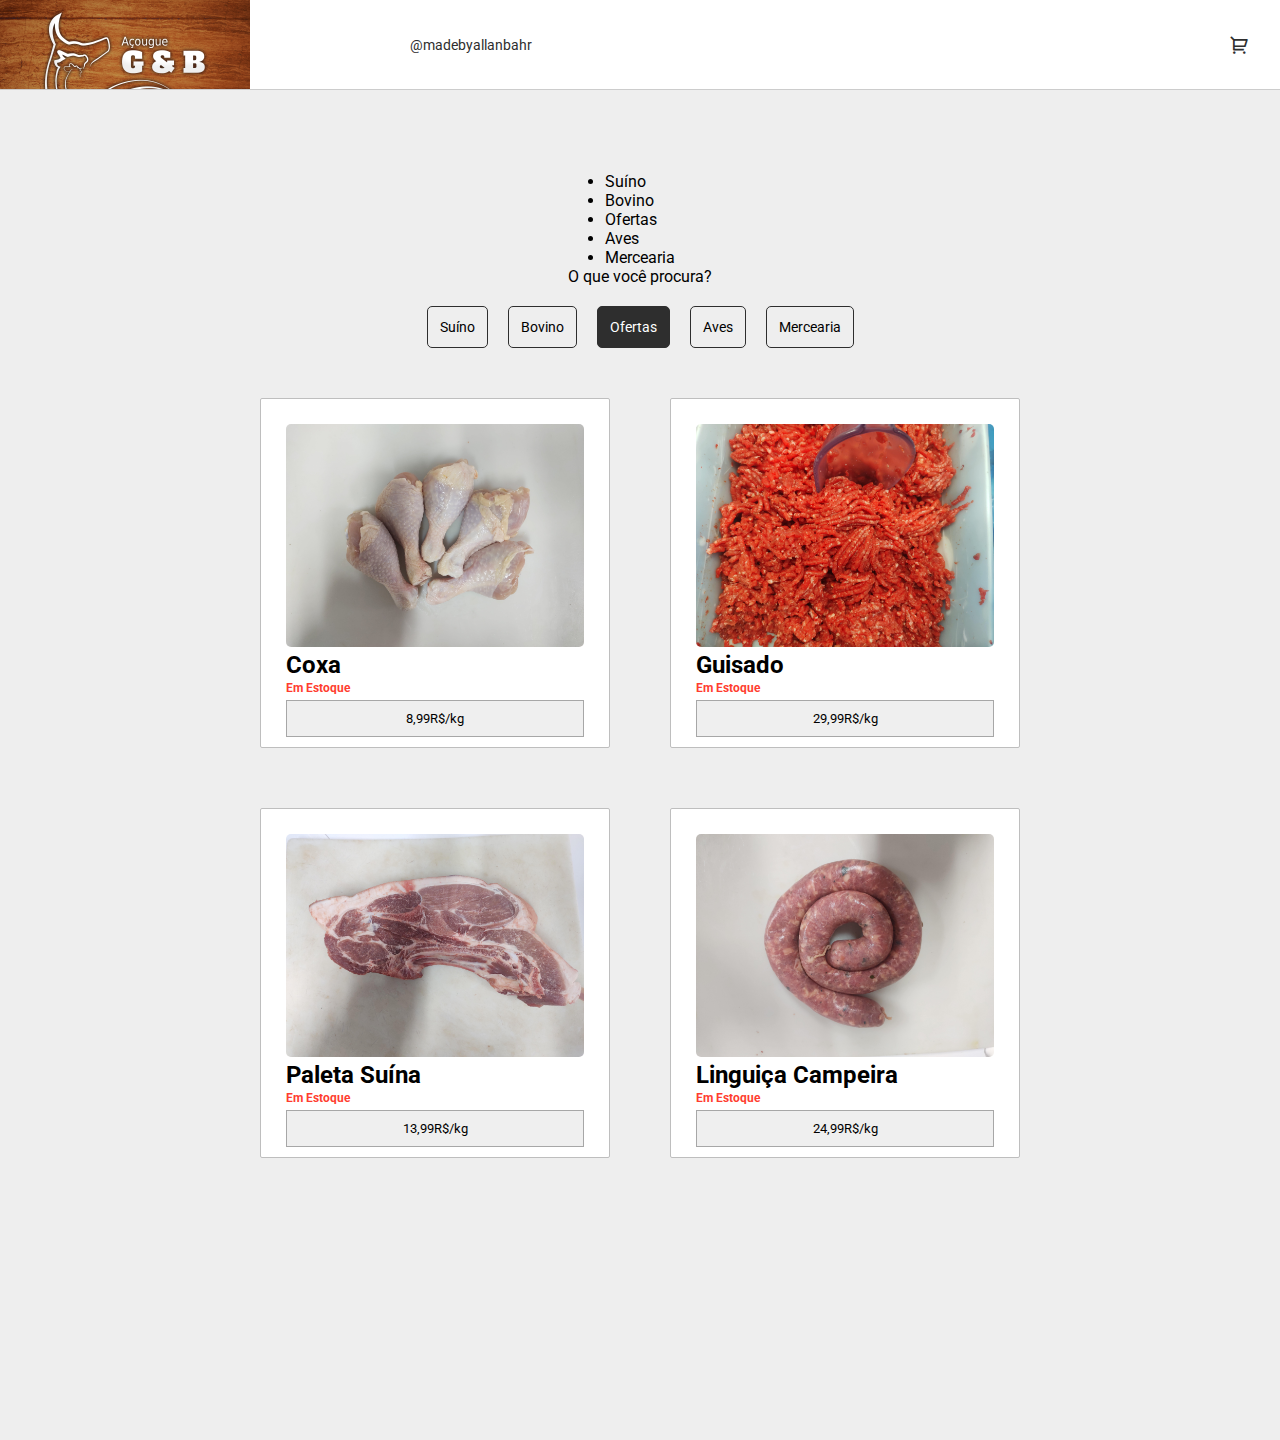
<file: templates/home.html>
<!DOCTYPE html>
<html lang="pt-br">

<head>
    <!-- Meta -->
    <meta charset="UTF-8">
    <meta http-equiv="X-UA-Compatible" content="IE=edge">
    <meta name="viewport" content="width=device-width, initial-scale=1.0">
    <!-- Link -->
    <link rel="stylesheet" href="../res/fonts/remixicon.css">
    <link rel="stylesheet" href="./res/home.css" />
    <!-- Title -->
    <title>Home | Açougue G & B</title>
    <!-- Script -->
    <script defer src="./res/home.js"></script>
</head>

<body>
    <header class="top-side-bar navigation">
        <img src="../res/img/logo_header.png" width="250px">
        <!--
        <div>
            <label for="search"><i class="ri-search-2-line"></i></label>
            <input type="text" placeholder="carne de panela ou carne para churrasco..." class="search" />
        </div> 
        -->
        <div>
            <a class="credits" target="_blank" href="https://www.github.com/madebyallanbahr">@madebyallanbahr</a>
        </div>
        <nav>
            <ul>
                <li><a href=""><i class="ri-shopping-cart-2-line"></i></a></li>
            </ul>
        </nav>
    </header>

    <main class="content">
        <div class="content-behavior">
            <nav>
                <ul>
                    <li class="nav-item">Suíno</li>
                    <li class="nav-item">Bovino</li>
                    <li class="nav-item">Ofertas</li>
                    <li class="nav-item">Aves</li>
                    <li class="nav-item">Mercearia</li>
                </ul>
            </nav>
            <p> O que você procura?</p>
            <div class="category">
                <ul>
                    <li class="category-item">Suíno</li>
                    <li class="category-item">Bovino</li>
                    <li class="category-item selected">Ofertas</li>
                    <li class="category-item">Aves</li>
                    <li class="category-item">Mercearia</li>
                </ul>
            </div>
            <div class="grid">
                <div class="grid-item">
                    <img src="../res/img/coxas1-min.jpg" width="100%">
                    <h2> Coxa</h2>
                    <p class="p-stock">Em Estoque</p>
                    <button>8,99R$/kg</button>
                </div>
                <div class="grid-item">
                    <img src="../res/img/guisado2-min.jpg" width="100%">
                    <h2> Guisado</h2>
                    <p class="p-stock">Em Estoque</p>
                    <button>29,99R$/kg</button>
                </div>
                <div class="grid-item">
                    <img src="../res/img/paleta2-min.jpg" width="100%">
                    <h2> Paleta Suína</h2>
                    <p class="p-stock">Em Estoque</p>
                    <button>13,99R$/kg</button>
                </div>
                <div class="grid-item">
                    <img class="linguica-img" src="../res/img/linguica2-min.jpg" width="100%">
                    <h2> Linguiça Campeira</h2>
                    <p class="p-stock">Em Estoque</p>
                    <button>24,99R$/kg</button>
                </div>
            </div>
        </div>
    </main>

</body>

</html>
</file>
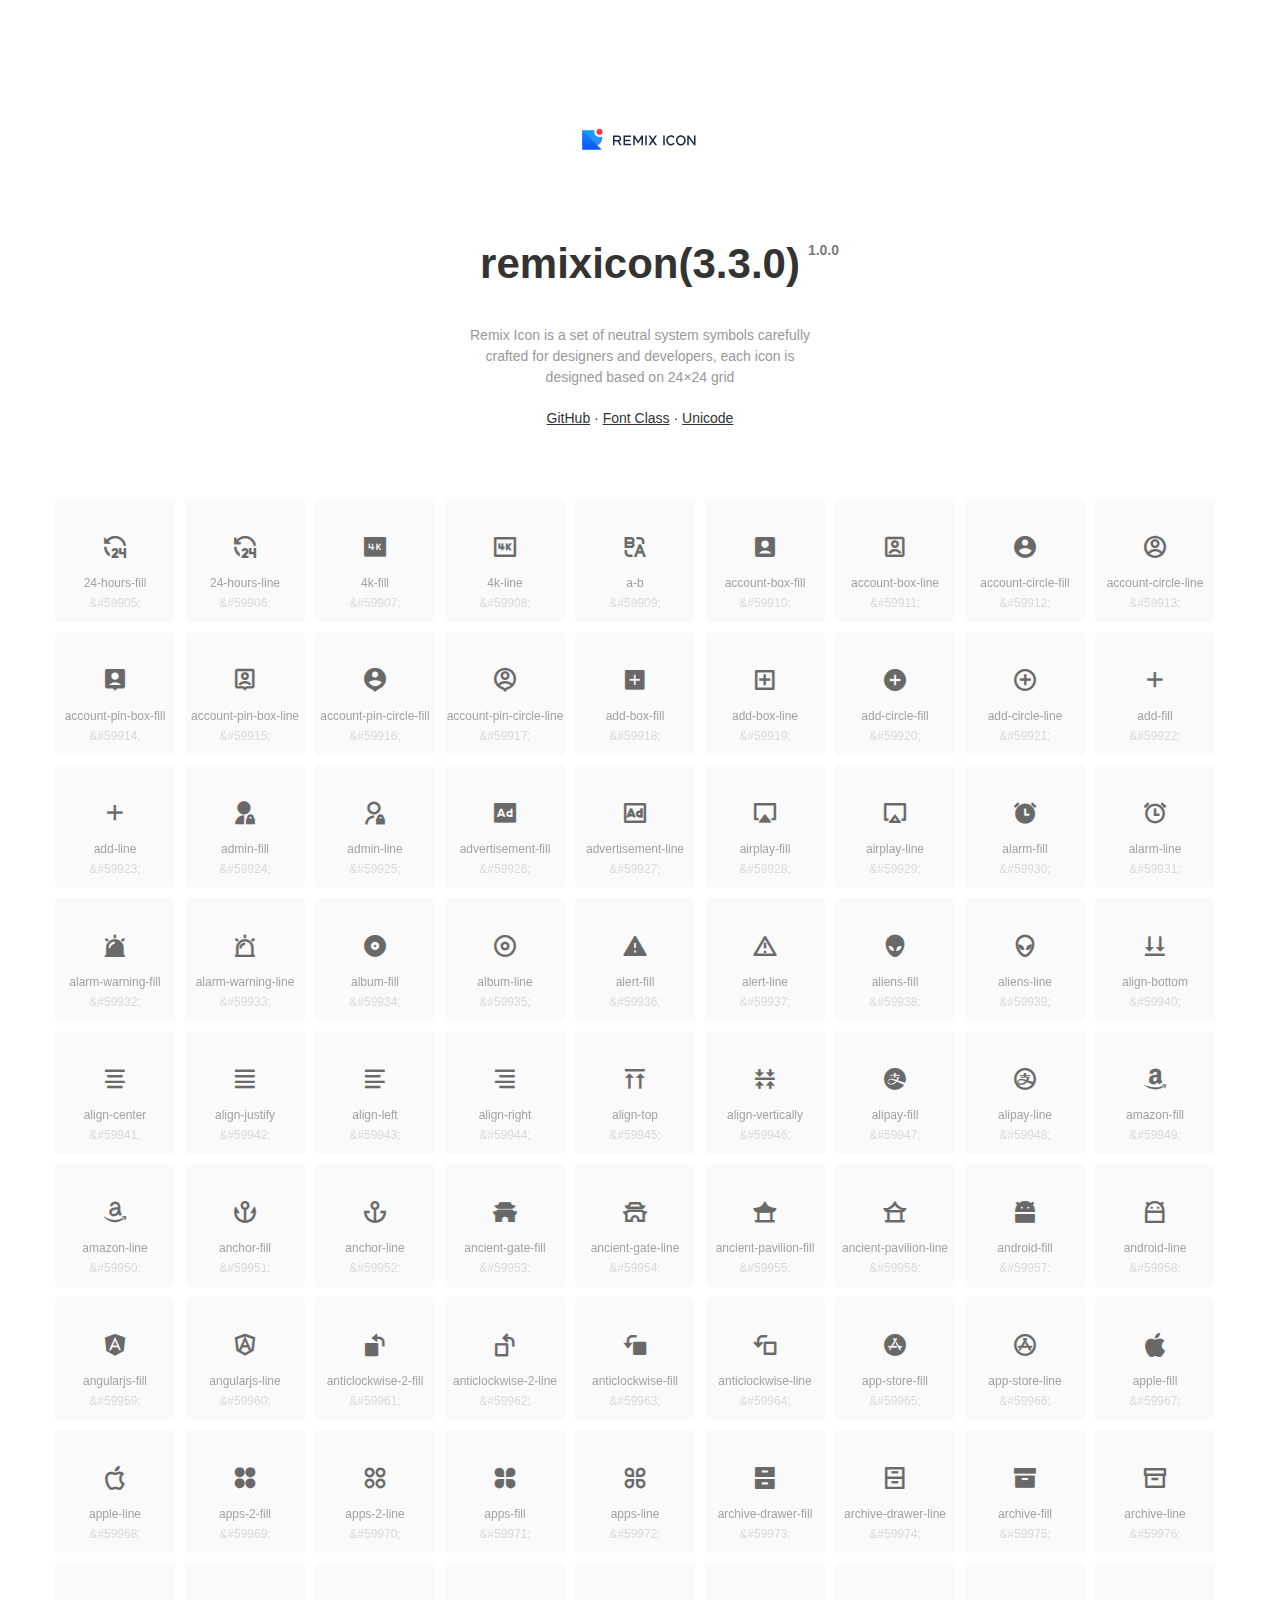
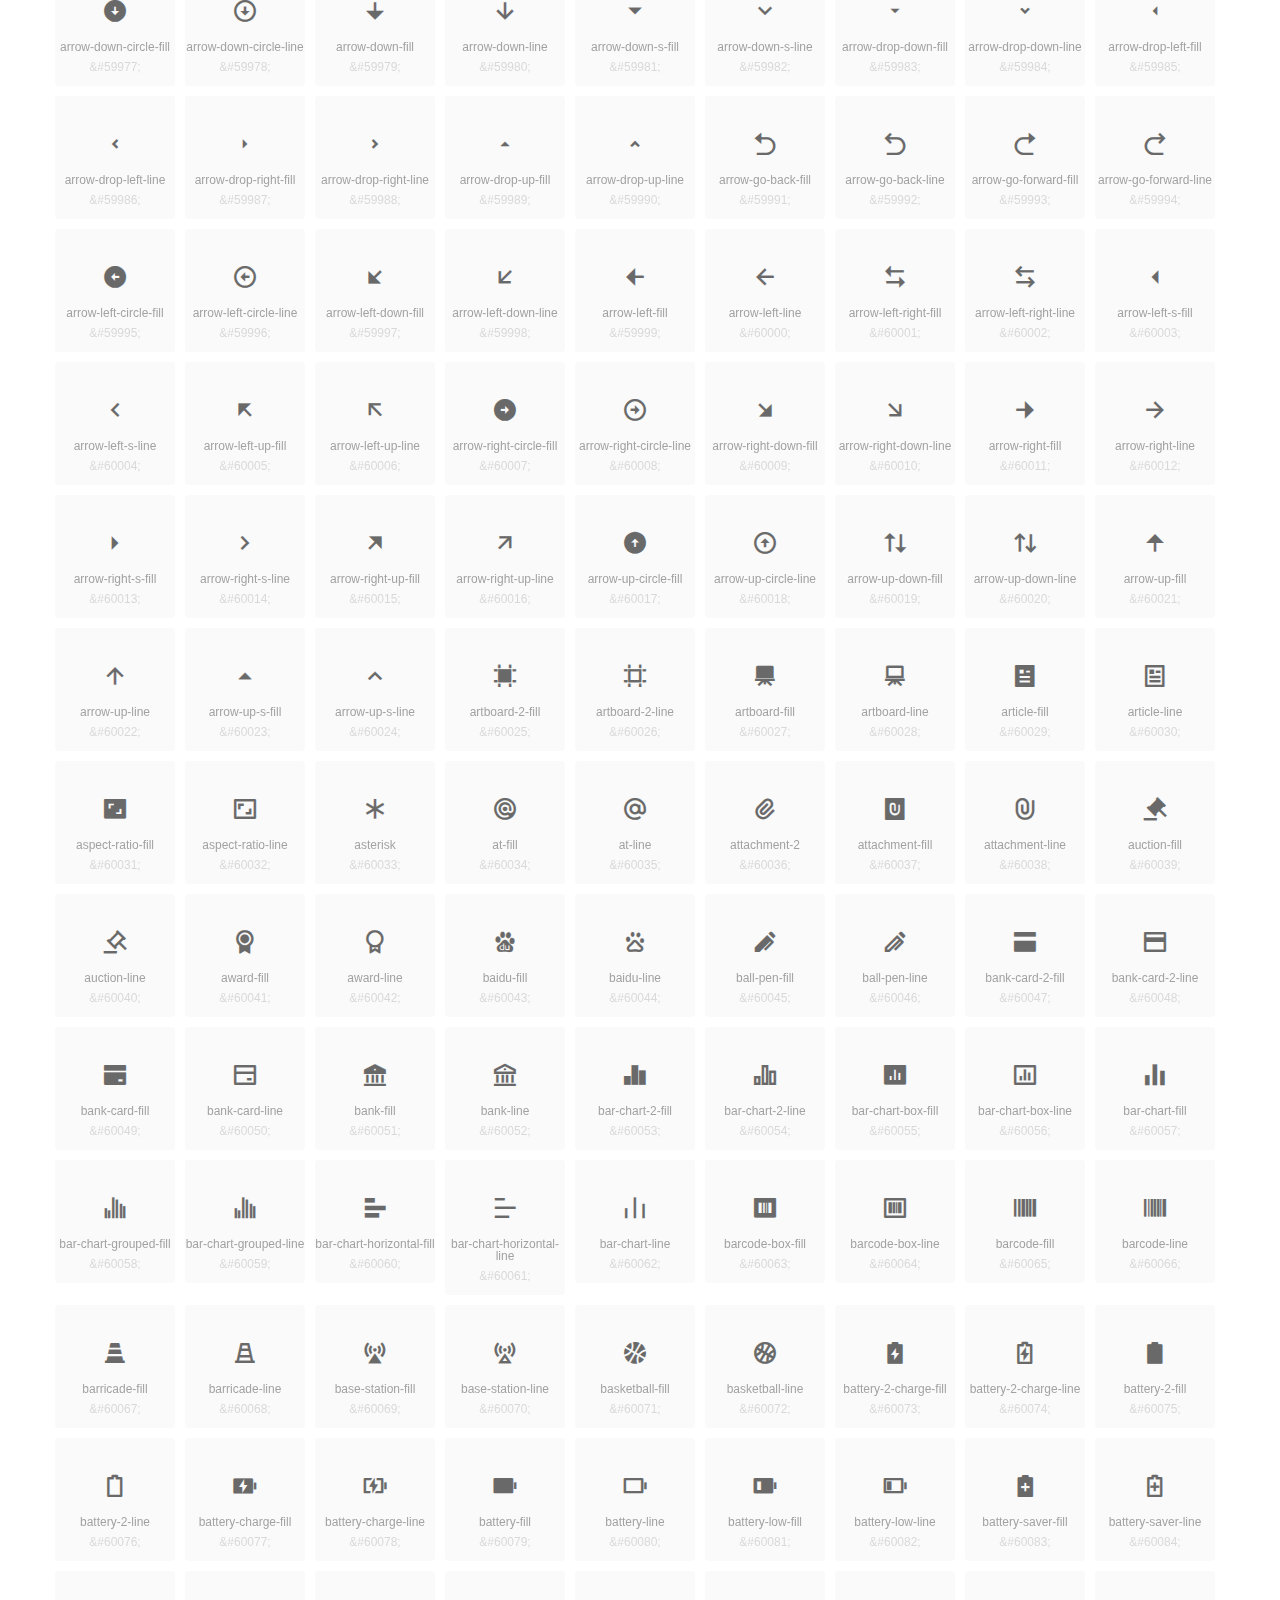
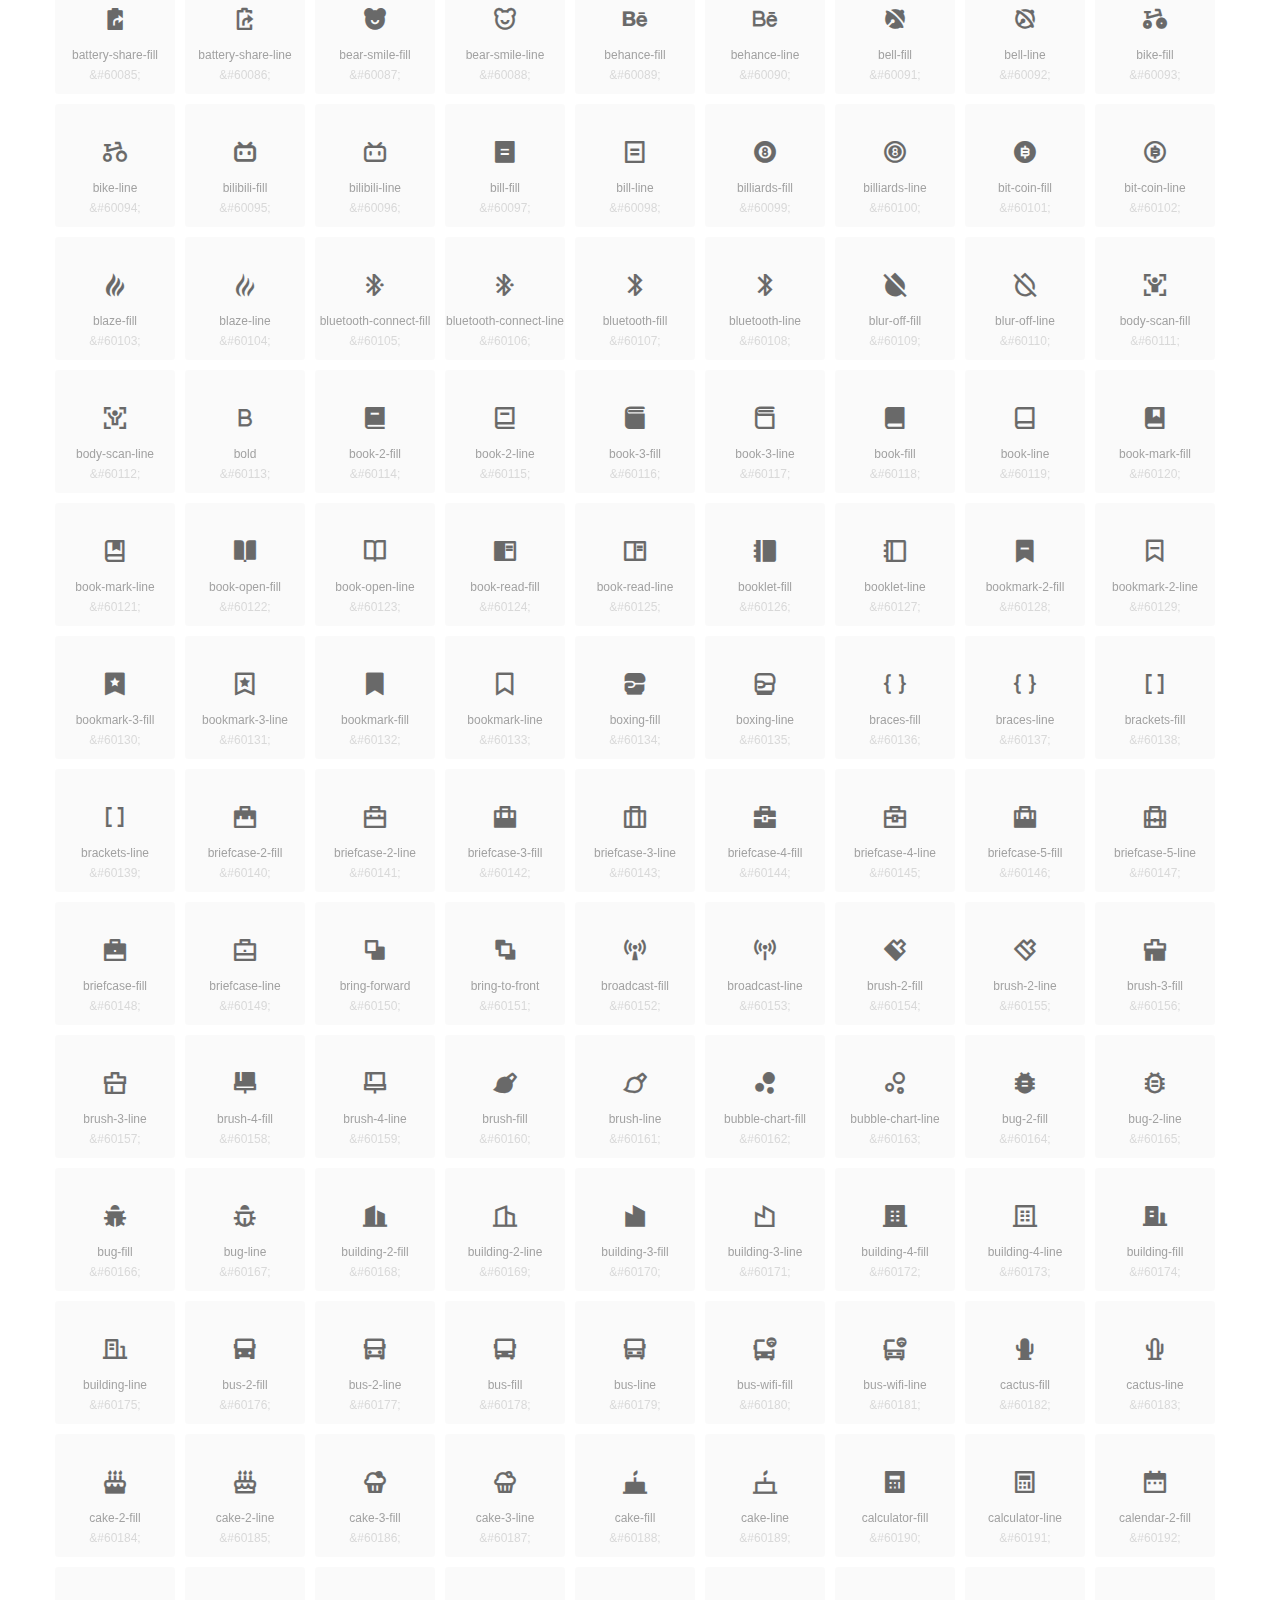
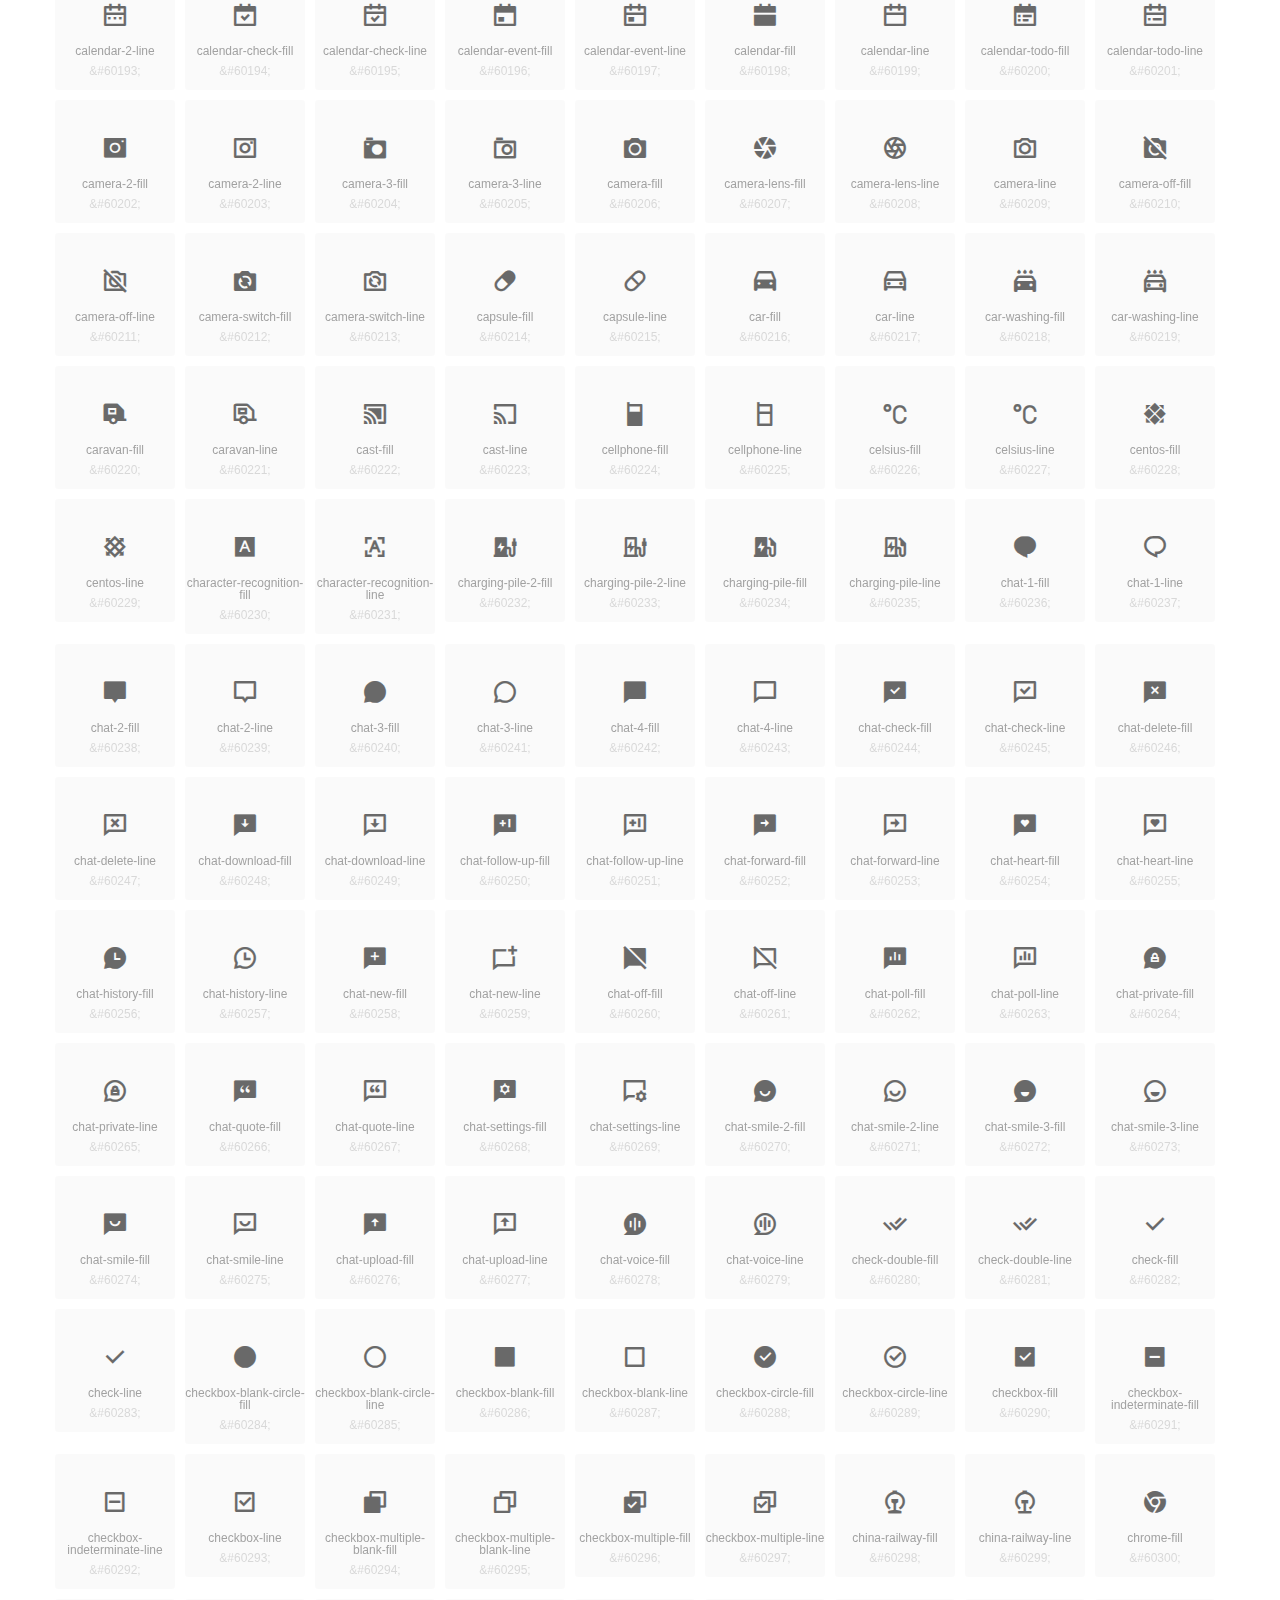
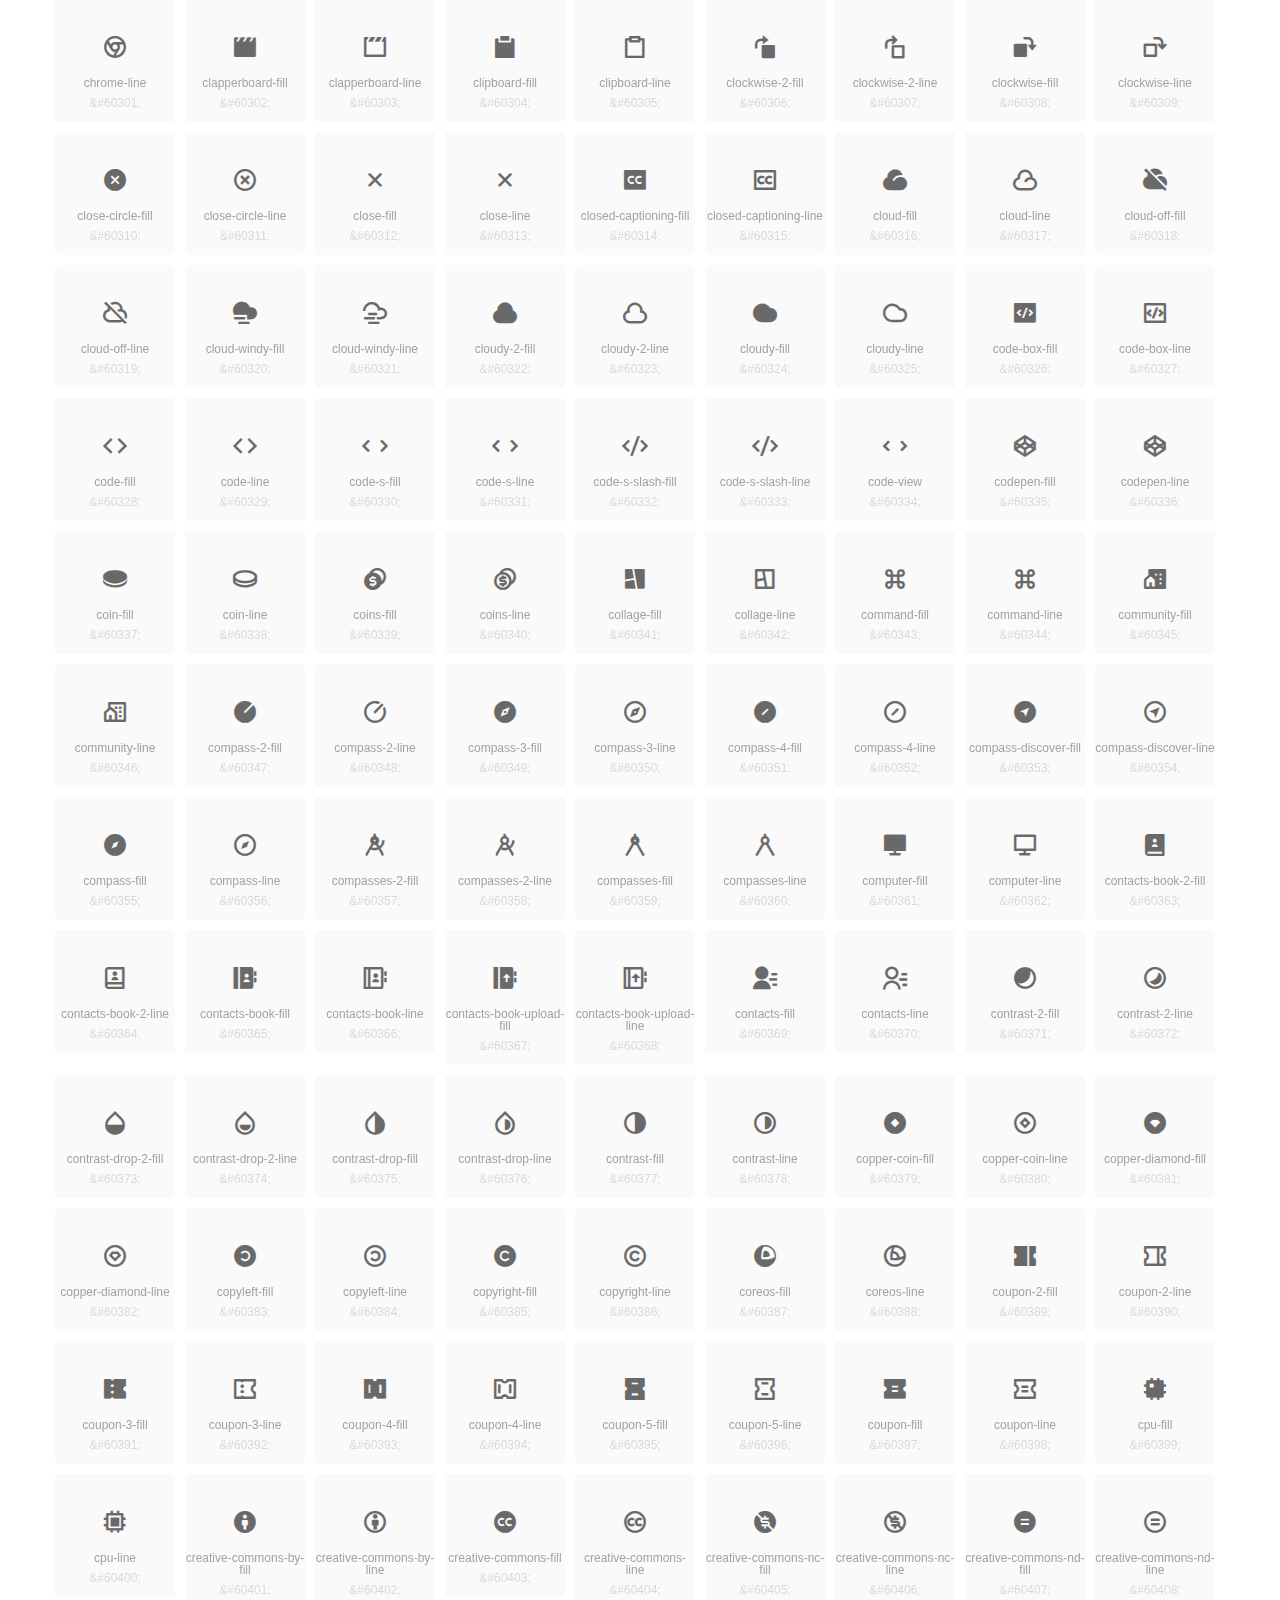
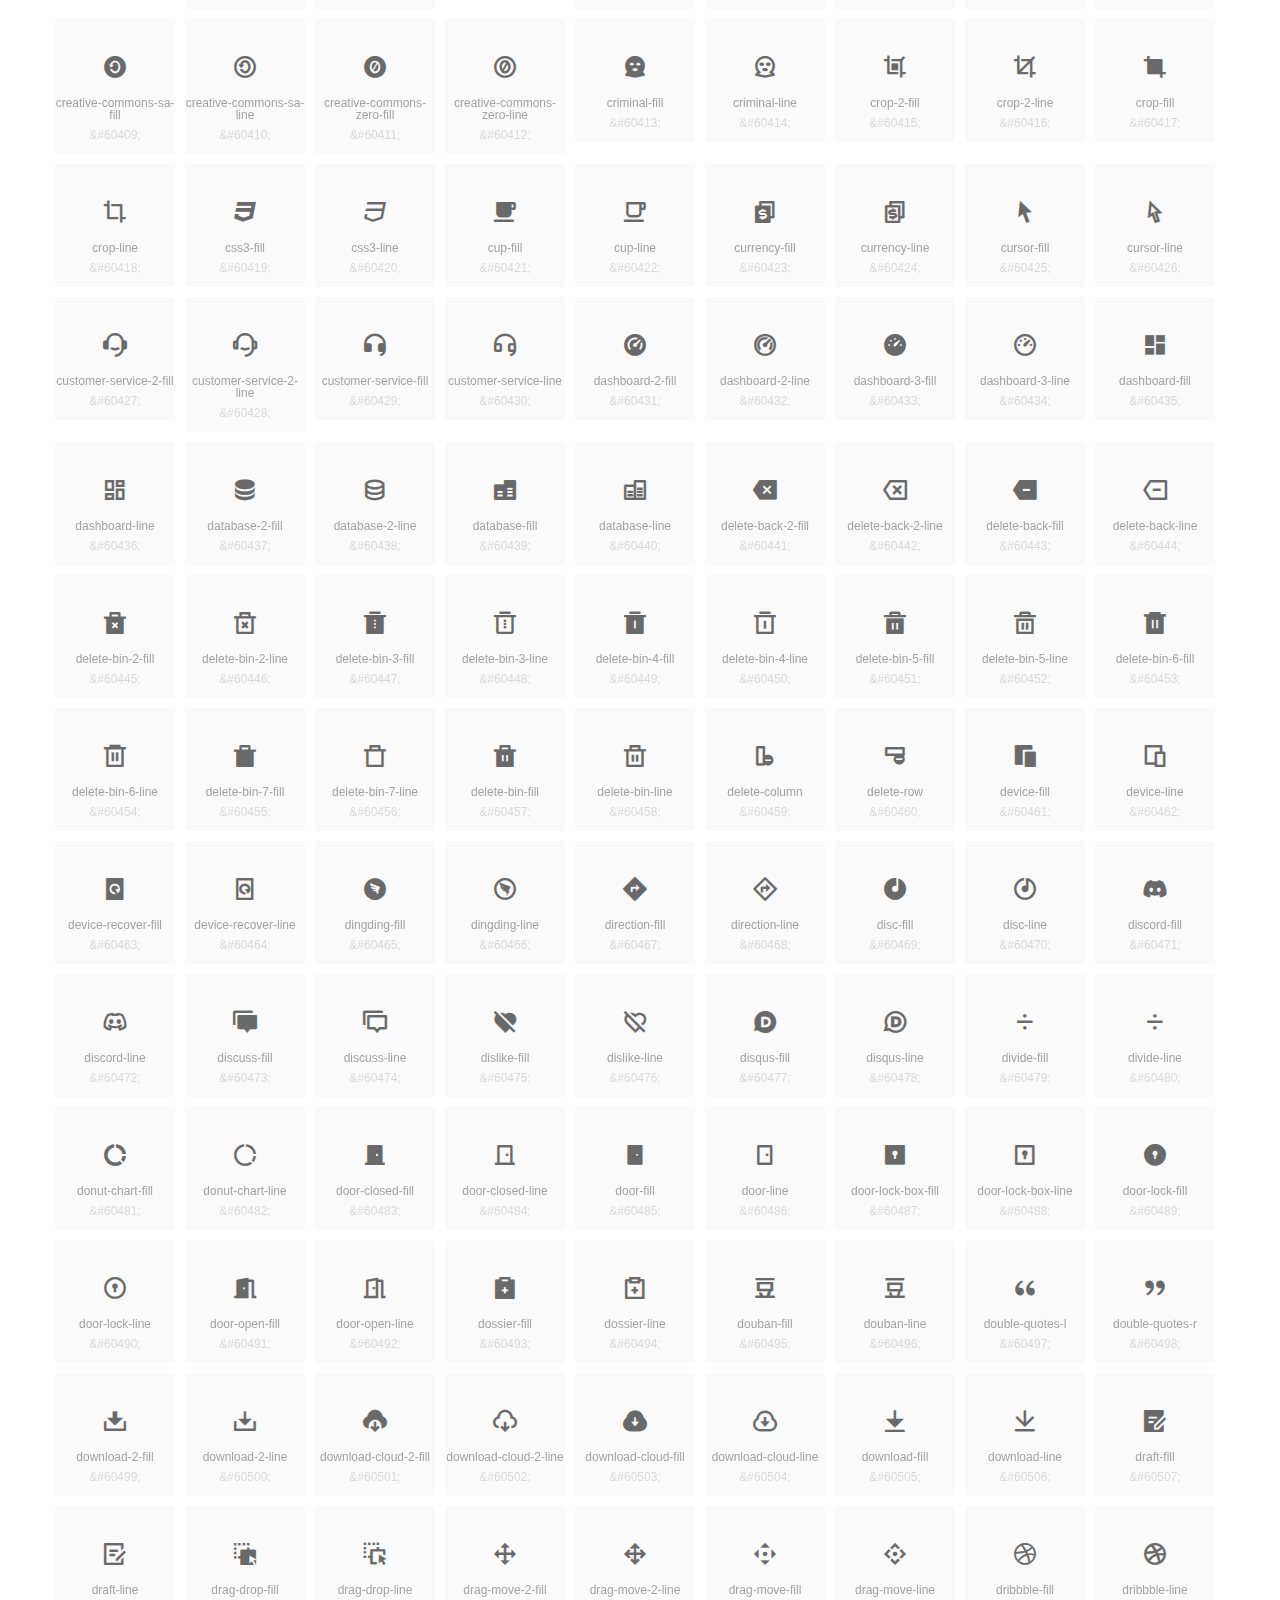
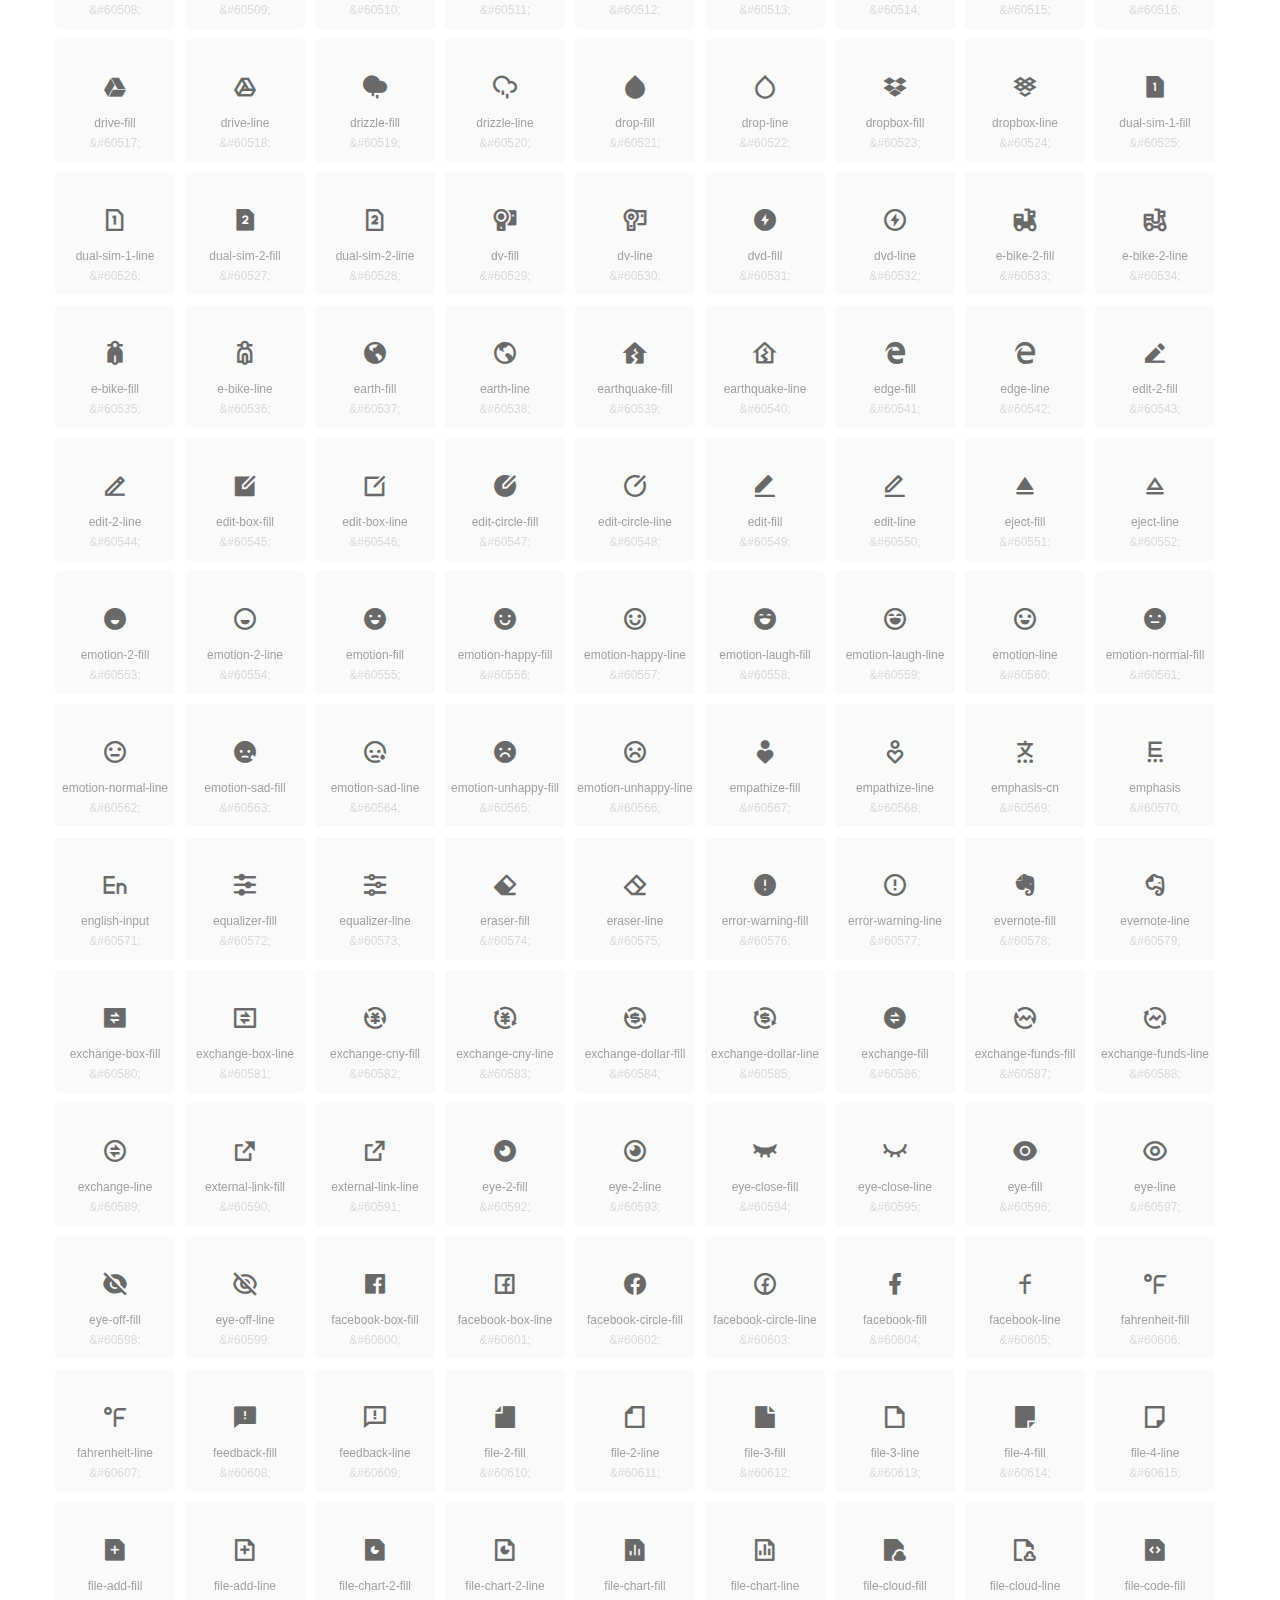
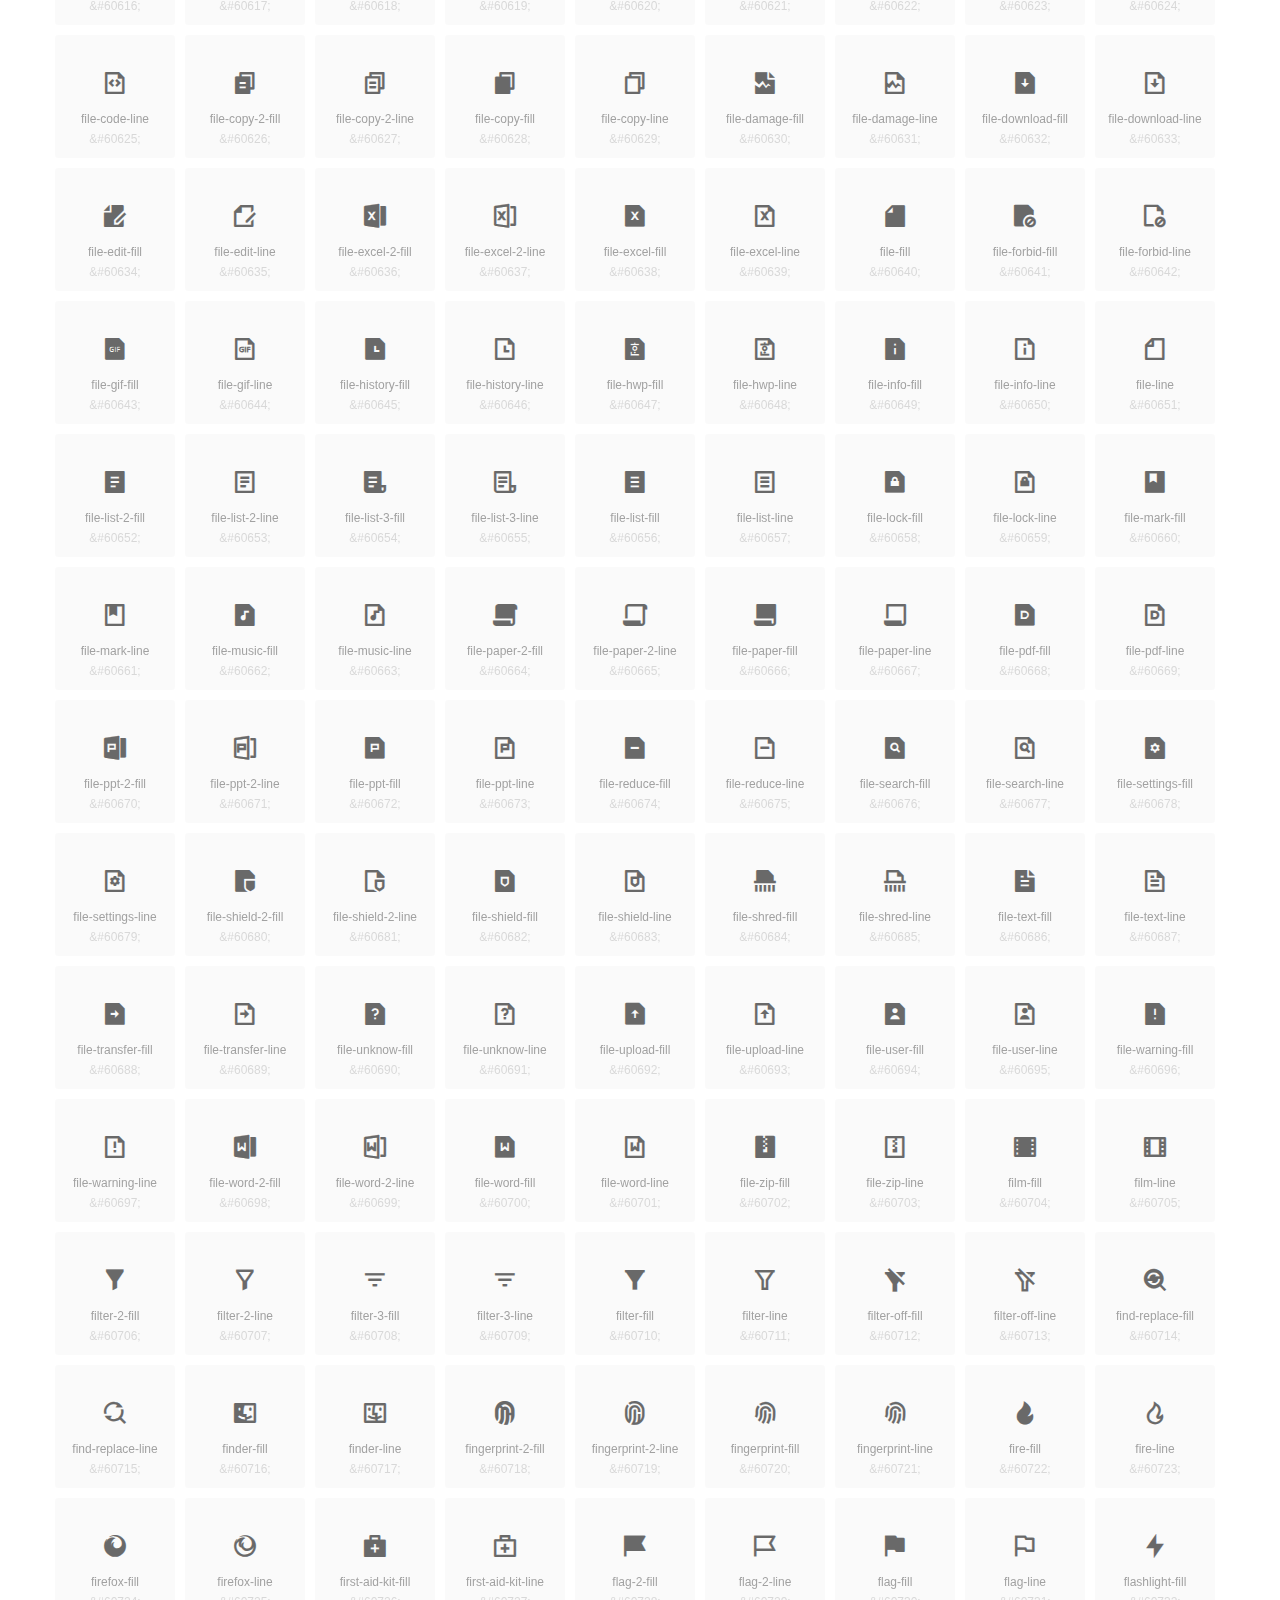
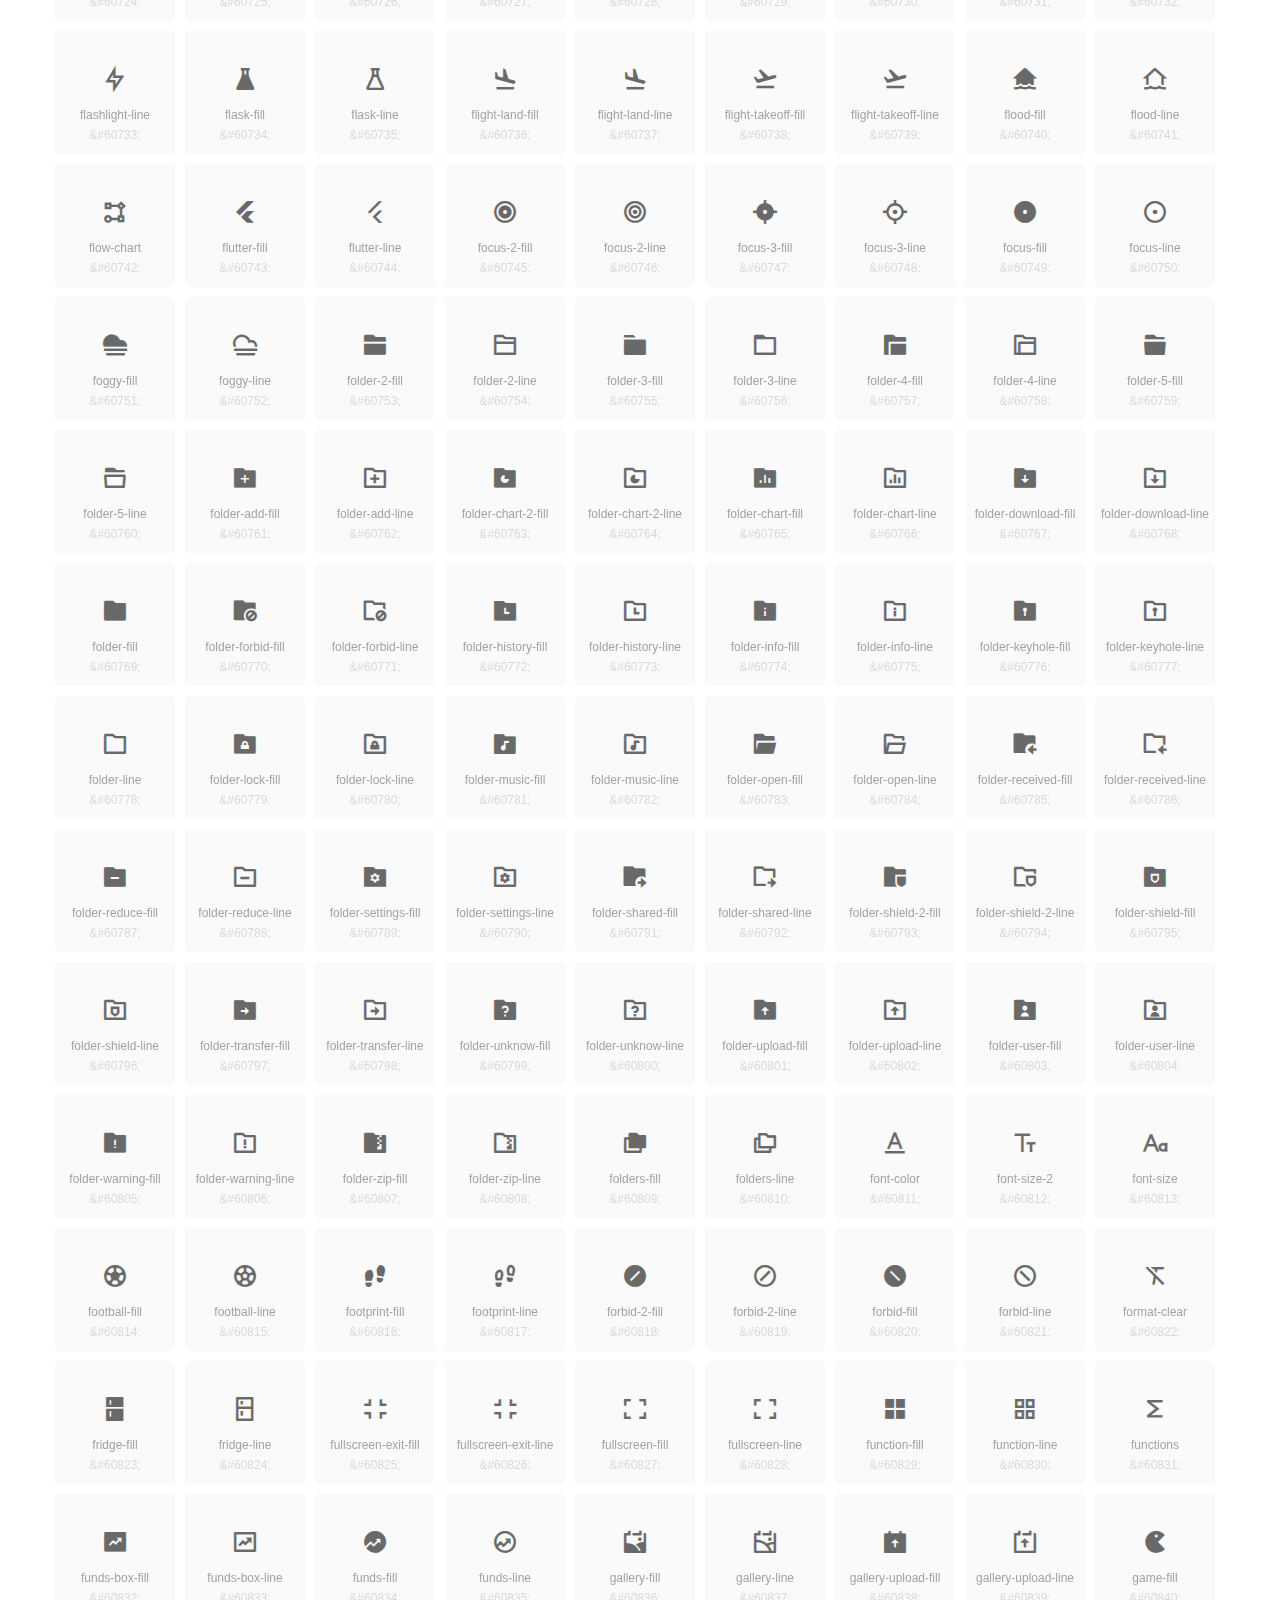
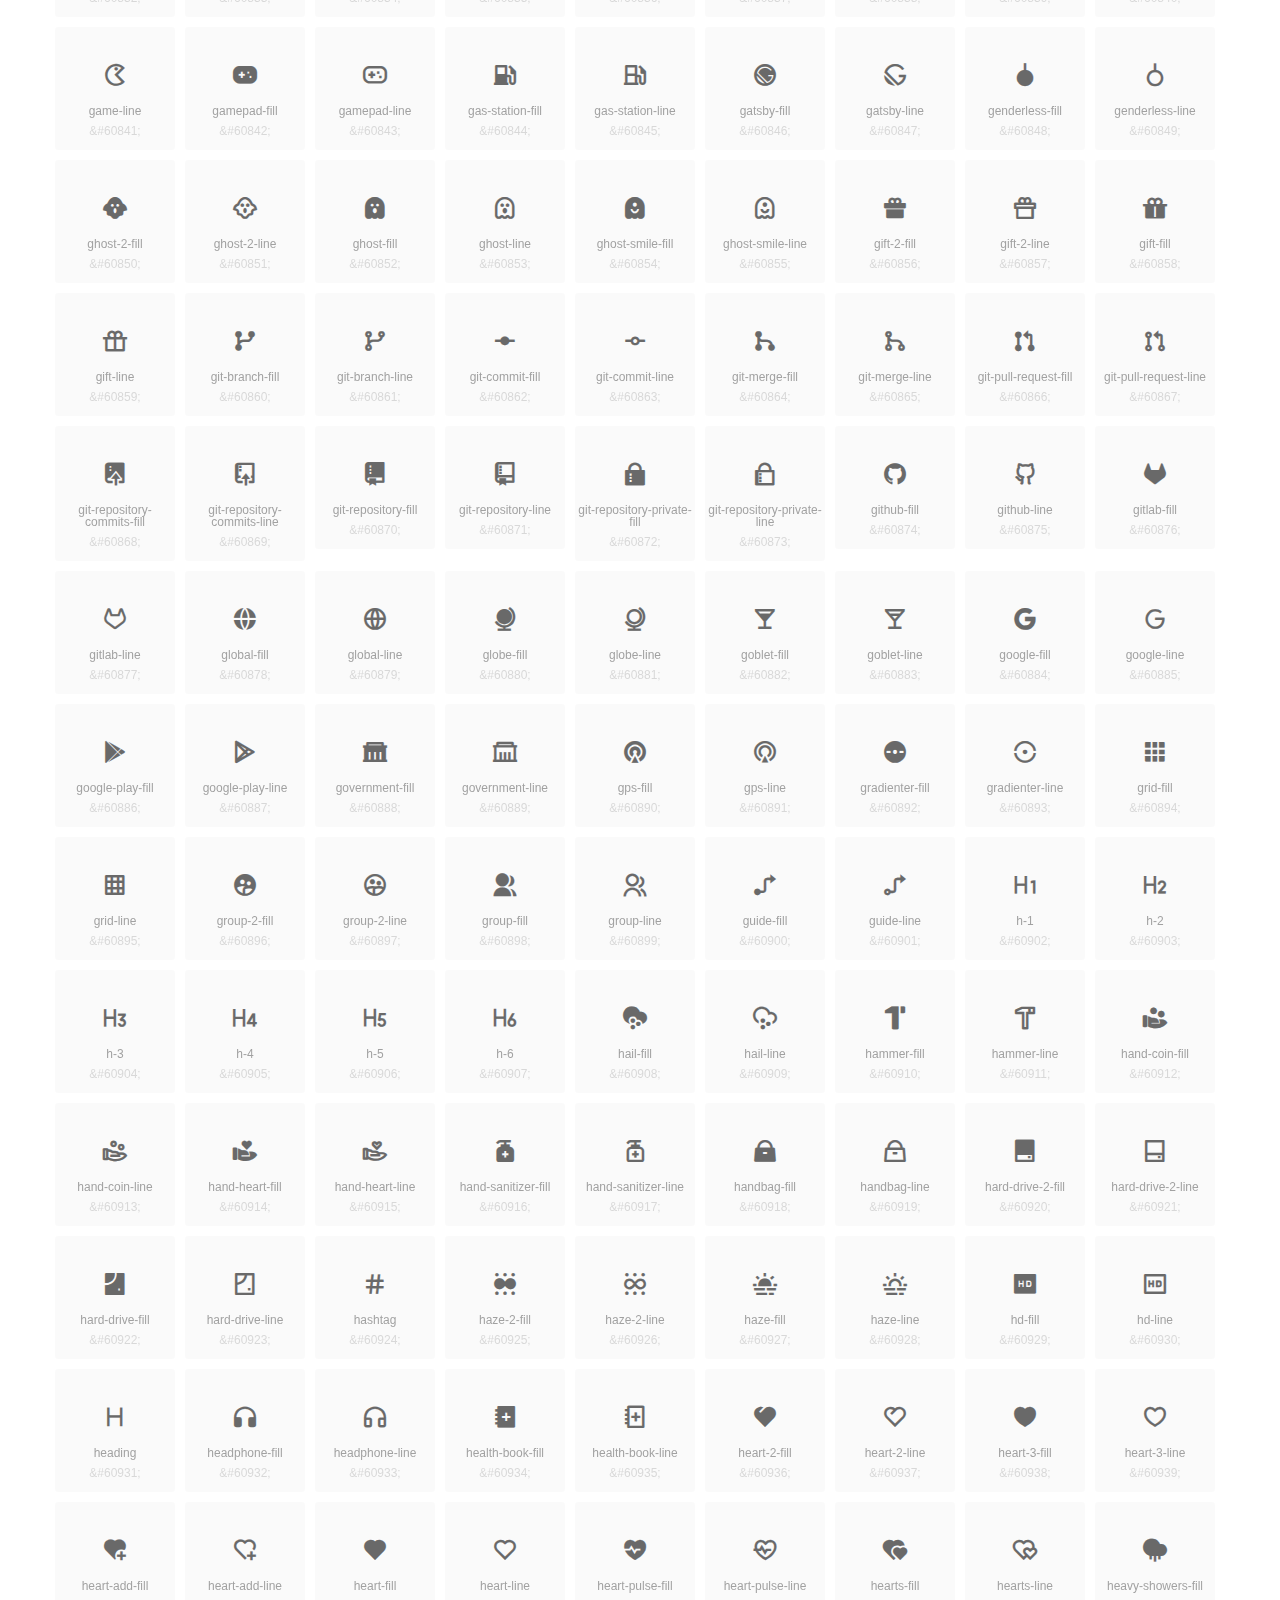
<file: pages/fonts/unicode.html>
<!DOCTYPE html>
<html lang="en">
<head>
  <meta charset="UTF-8">
  <title>remixicon(3.3.0)</title>
  <meta name="viewport" content="width=device-width,minimum-scale=1.0,maximum-scale=1.0,user-scalable=no">
   
  <meta name="description" content="Remix Icon is a set of neutral system symbols carefully crafted for designers and developers, each icon is designed based on 24×24 grid">
   
  <meta name="keywords" content="remixicon,TTF,EOT,WOFF,WOFF2,SVG">
  
  
  
  <style>
    *{margin: 0;padding: 0;list-style: none;}
    body { color: #696969; font: 12px/1.5 tahoma, arial, \5b8b\4f53, sans-serif; }
    a { color: #333; text-decoration: underline; }
    a:hover { color: rgb(9, 73, 209); }
    .header { color: #333; text-align: center; padding: 80px 0 60px 0; min-height: 153px; font-size: 14px; }
    .header .logo svg { height: 120px; width: 120px; }
    .header h1 { font-size: 42px; padding: 26px 0 10px 0; }
    .header sup {font-size: 14px; margin: 8px 0 0 8px; position: absolute; color: #7b7b7b; }
    .info {
      color: #999;
      font-weight: normal;
      max-width: 346px;
      margin: 0 auto;
      padding: 20px 0;
      font-size: 14px;
    }

    .icons { max-width: 1190px; margin: 0 auto; }
    .icons ul { text-align: center; }
    .icons ul li {
      vertical-align: top;
      width: 120px;
      display: inline-block;
      text-align: center;
      background-color: rgba(0,0,0,.02);
      border-radius: 3px;
      padding: 29px 0 10px 0;
      margin-right: 10px;
      margin-top: 10px;
      transition: all 0.6s ease;
    }
    .icons ul li:hover { background-color: rgba(0,0,0,.06); }
    .icons ul li:hover span { color: #3c75e4; opacity: 1; }
    .icons ul li .unicode { color: #8c8c8c; opacity: 0.3; }
    .icons ul li h4 {
      font-weight: normal;
      padding: 10px 0 5px 0;
      display: block;
      color: #8c8c8c;
      font-size: 14px;
      line-height: 12px;
      opacity: 0.8;
    }
    .icons ul li:hover h4 { opacity: 1; }
    .icons ul li svg { width: 24px; height: 24px; }
    .icons ul li:hover { color: #3c75e4; }
    .footer { text-align: center; padding: 10px 0 90px 0; }
    .footer a { text-align: center; padding: 10px 0 90px 0; color: #696969;}
    .footer a:hover { color: #0949d1; }
    .links { text-align: center; padding: 50px 0 0 0; font-size: 14px; }
    
    
    .icons ul .unicode-icon span { display: block; }
    .icons ul .unicode-icon h4 { font-size: 12px; }
    @font-face {
      font-family: "remixicon";
      src: url("remixicon.eot");
      /* IE9*/
      src: url("remixicon.eot#iefix") format("embedded-opentype"),
      /* IE6-IE8 */
      url("remixicon.woff2?1684338274843") format("woff2"),
      url("remixicon.woff?1684338274843") format("woff"),
      /* chrome, firefox */
      url("remixicon.ttf?1684338274843") format("truetype"),
      /* chrome, firefox, opera, Safari, Android, iOS 4.2+*/
      url("remixicon.svg#remixicon?1684338274843") format("svg");
      /* iOS 4.1- */
    }
    .iconfont {
      font-family: "remixicon" !important;
      font-size: 26px;
      font-style: normal;
      -webkit-font-smoothing: antialiased;
      -webkit-text-stroke-width: 0.2px;
      -moz-osx-font-smoothing: grayscale;
    }
    
    
  </style>
  
</head>

<body>
  
  <div class="header">
    
    <div class="logo">
      <a href="./"><svg width="160" height="32" viewBox="0 0 160 32" fill="none" xmlns="http://www.w3.org/2000/svg">
<path d="M121.5 9.80005C123.33 9.80005 124.984 10.5797 126.165 11.8344L124.75 13.2496C123.929 12.3549 122.773 11.8 121.5 11.8C119.029 11.8 117 13.891 117 16.5C117 19.1091 119.029 21.2 121.5 21.2C122.773 21.2 123.929 20.6452 124.75 19.7505L126.165 21.1657C124.984 22.4204 123.33 23.2 121.5 23.2C117.91 23.2 115 20.2004 115 16.5C115 12.7997 117.91 9.80005 121.5 9.80005Z" fill="#1A2947"/>
<path d="M113 10V23H111V10H113Z" fill="#1A2947"/>
<path d="M154 23V9.99988H152L152 19.6019L144.997 9.99988L143 10.0039V23H145L145 13.3969L152 23H154Z" fill="#1A2947"/>
<path d="M68 10V12H60V15.5H67V17.5H60V21H68V23H58V10H68Z" fill="#1A2947"/>
<path d="M82 10L77.4999 17.201L73 10H71V23H73V13.775L77.4999 20.975L82 13.773V23H84V10H82Z" fill="#1A2947"/>
<path d="M89 10V23H87V10H89Z" fill="#1A2947"/>
<path d="M96.9999 14.7565L93.6689 9.99951H91.2279L95.7789 16.4995L91.2289 22.9995H93.6689L96.9999 18.2435L100.33 22.9995H102.772L98.2209 16.4995L102.773 9.99951H100.33L96.9999 14.7565Z" fill="#1A2947"/>
<path fill-rule="evenodd" clip-rule="evenodd" d="M141 16.5C141 12.7997 138.09 9.80005 134.5 9.80005C130.91 9.80005 128 12.7997 128 16.5C128 20.2004 130.91 23.2 134.5 23.2C138.09 23.2 141 20.2004 141 16.5ZM130 16.5C130 13.891 132.029 11.8 134.5 11.8C136.971 11.8 139 13.891 139 16.5C139 19.1091 136.971 21.2 134.5 21.2C132.029 21.2 130 19.1091 130 16.5Z" fill="#1A2947"/>
<path fill-rule="evenodd" clip-rule="evenodd" d="M51 10C53.2091 10 55 11.7909 55 14C55 15.7175 53.9176 17.1821 52.3977 17.749L55.1901 22.999H52.9251L50.267 18H46V23H44V10H51ZM46 11.999V15.999L51 16C52.1046 16 53 15.1046 53 14C53 12.8955 52.1 12 51 12L46 11.999Z" fill="#1A2947"/>
<path fill-rule="evenodd" clip-rule="evenodd" d="M19.2887 3.00389C19.1928 3.0013 19.0965 3 19 3H3V24H19C24.799 24 29.5 19.299 29.5 13.5C29.5 12.7108 29.4129 11.942 29.2479 11.2025C28.2772 11.7119 27.1722 12 26 12C22.134 12 19 8.86599 19 5C19 4.30645 19.1009 3.63646 19.2887 3.00389Z" fill="url(#paint0_linear_960_1054)"/>
<g filter="url(#filter0_b_960_1054)">
<path fill-rule="evenodd" clip-rule="evenodd" d="M3 3L29 29H3V3Z" fill="url(#paint1_linear_960_1054)"/>
</g>
<circle cx="26" cy="5" r="4" fill="url(#paint2_linear_960_1054)"/>
<defs>
<filter id="filter0_b_960_1054" x="-2.43656" y="-2.43656" width="36.8731" height="36.8731" filterUnits="userSpaceOnUse" color-interpolation-filters="sRGB">
<feFlood flood-opacity="0" result="BackgroundImageFix"/>
<feGaussianBlur in="BackgroundImage" stdDeviation="2.71828"/>
<feComposite in2="SourceAlpha" operator="in" result="effect1_backgroundBlur_960_1054"/>
<feBlend mode="normal" in="SourceGraphic" in2="effect1_backgroundBlur_960_1054" result="shape"/>
</filter>
<linearGradient id="paint0_linear_960_1054" x1="3" y1="3" x2="3" y2="24" gradientUnits="userSpaceOnUse">
<stop stop-color="#05A0FA"/>
<stop offset="1" stop-color="#4785FF"/>
</linearGradient>
<linearGradient id="paint1_linear_960_1054" x1="3" y1="3" x2="3" y2="29" gradientUnits="userSpaceOnUse">
<stop stop-color="#1A8CFF"/>
<stop offset="1" stop-color="#0557FA"/>
</linearGradient>
<linearGradient id="paint2_linear_960_1054" x1="22" y1="1" x2="22" y2="9" gradientUnits="userSpaceOnUse">
<stop stop-color="#FF463A"/>
<stop offset="1" stop-color="#FF1F5A"/>
</linearGradient>
</defs>
</svg>
</a>
    </div>
    
    <h1>remixicon(3.3.0)<sup>1.0.0</sup></h1>
    <div class="info">
      Remix Icon is a set of neutral system symbols carefully crafted for designers and developers, each icon is designed based on 24×24 grid
    </div>
    <p>
      
      <a href="https://github.com/Remix-Design/remixicon.git">GitHub</a> · 
      
      <a href="index.html">Font Class</a> · 
      
      <a href="unicode.html">Unicode</a>
      
    </p>
  </div>
  <div class="icons">
    <ul>
      <li class="unicode-icon"><span class="iconfont"></span><h4>24-hours-fill</h4><span class="unicode">&amp;#59905;</span></li><li class="unicode-icon"><span class="iconfont"></span><h4>24-hours-line</h4><span class="unicode">&amp;#59906;</span></li><li class="unicode-icon"><span class="iconfont"></span><h4>4k-fill</h4><span class="unicode">&amp;#59907;</span></li><li class="unicode-icon"><span class="iconfont"></span><h4>4k-line</h4><span class="unicode">&amp;#59908;</span></li><li class="unicode-icon"><span class="iconfont"></span><h4>a-b</h4><span class="unicode">&amp;#59909;</span></li><li class="unicode-icon"><span class="iconfont"></span><h4>account-box-fill</h4><span class="unicode">&amp;#59910;</span></li><li class="unicode-icon"><span class="iconfont"></span><h4>account-box-line</h4><span class="unicode">&amp;#59911;</span></li><li class="unicode-icon"><span class="iconfont"></span><h4>account-circle-fill</h4><span class="unicode">&amp;#59912;</span></li><li class="unicode-icon"><span class="iconfont"></span><h4>account-circle-line</h4><span class="unicode">&amp;#59913;</span></li><li class="unicode-icon"><span class="iconfont"></span><h4>account-pin-box-fill</h4><span class="unicode">&amp;#59914;</span></li><li class="unicode-icon"><span class="iconfont"></span><h4>account-pin-box-line</h4><span class="unicode">&amp;#59915;</span></li><li class="unicode-icon"><span class="iconfont"></span><h4>account-pin-circle-fill</h4><span class="unicode">&amp;#59916;</span></li><li class="unicode-icon"><span class="iconfont"></span><h4>account-pin-circle-line</h4><span class="unicode">&amp;#59917;</span></li><li class="unicode-icon"><span class="iconfont"></span><h4>add-box-fill</h4><span class="unicode">&amp;#59918;</span></li><li class="unicode-icon"><span class="iconfont"></span><h4>add-box-line</h4><span class="unicode">&amp;#59919;</span></li><li class="unicode-icon"><span class="iconfont"></span><h4>add-circle-fill</h4><span class="unicode">&amp;#59920;</span></li><li class="unicode-icon"><span class="iconfont"></span><h4>add-circle-line</h4><span class="unicode">&amp;#59921;</span></li><li class="unicode-icon"><span class="iconfont"></span><h4>add-fill</h4><span class="unicode">&amp;#59922;</span></li><li class="unicode-icon"><span class="iconfont"></span><h4>add-line</h4><span class="unicode">&amp;#59923;</span></li><li class="unicode-icon"><span class="iconfont"></span><h4>admin-fill</h4><span class="unicode">&amp;#59924;</span></li><li class="unicode-icon"><span class="iconfont"></span><h4>admin-line</h4><span class="unicode">&amp;#59925;</span></li><li class="unicode-icon"><span class="iconfont"></span><h4>advertisement-fill</h4><span class="unicode">&amp;#59926;</span></li><li class="unicode-icon"><span class="iconfont"></span><h4>advertisement-line</h4><span class="unicode">&amp;#59927;</span></li><li class="unicode-icon"><span class="iconfont"></span><h4>airplay-fill</h4><span class="unicode">&amp;#59928;</span></li><li class="unicode-icon"><span class="iconfont"></span><h4>airplay-line</h4><span class="unicode">&amp;#59929;</span></li><li class="unicode-icon"><span class="iconfont"></span><h4>alarm-fill</h4><span class="unicode">&amp;#59930;</span></li><li class="unicode-icon"><span class="iconfont"></span><h4>alarm-line</h4><span class="unicode">&amp;#59931;</span></li><li class="unicode-icon"><span class="iconfont"></span><h4>alarm-warning-fill</h4><span class="unicode">&amp;#59932;</span></li><li class="unicode-icon"><span class="iconfont"></span><h4>alarm-warning-line</h4><span class="unicode">&amp;#59933;</span></li><li class="unicode-icon"><span class="iconfont"></span><h4>album-fill</h4><span class="unicode">&amp;#59934;</span></li><li class="unicode-icon"><span class="iconfont"></span><h4>album-line</h4><span class="unicode">&amp;#59935;</span></li><li class="unicode-icon"><span class="iconfont"></span><h4>alert-fill</h4><span class="unicode">&amp;#59936;</span></li><li class="unicode-icon"><span class="iconfont"></span><h4>alert-line</h4><span class="unicode">&amp;#59937;</span></li><li class="unicode-icon"><span class="iconfont"></span><h4>aliens-fill</h4><span class="unicode">&amp;#59938;</span></li><li class="unicode-icon"><span class="iconfont"></span><h4>aliens-line</h4><span class="unicode">&amp;#59939;</span></li><li class="unicode-icon"><span class="iconfont"></span><h4>align-bottom</h4><span class="unicode">&amp;#59940;</span></li><li class="unicode-icon"><span class="iconfont"></span><h4>align-center</h4><span class="unicode">&amp;#59941;</span></li><li class="unicode-icon"><span class="iconfont"></span><h4>align-justify</h4><span class="unicode">&amp;#59942;</span></li><li class="unicode-icon"><span class="iconfont"></span><h4>align-left</h4><span class="unicode">&amp;#59943;</span></li><li class="unicode-icon"><span class="iconfont"></span><h4>align-right</h4><span class="unicode">&amp;#59944;</span></li><li class="unicode-icon"><span class="iconfont"></span><h4>align-top</h4><span class="unicode">&amp;#59945;</span></li><li class="unicode-icon"><span class="iconfont"></span><h4>align-vertically</h4><span class="unicode">&amp;#59946;</span></li><li class="unicode-icon"><span class="iconfont"></span><h4>alipay-fill</h4><span class="unicode">&amp;#59947;</span></li><li class="unicode-icon"><span class="iconfont"></span><h4>alipay-line</h4><span class="unicode">&amp;#59948;</span></li><li class="unicode-icon"><span class="iconfont"></span><h4>amazon-fill</h4><span class="unicode">&amp;#59949;</span></li><li class="unicode-icon"><span class="iconfont"></span><h4>amazon-line</h4><span class="unicode">&amp;#59950;</span></li><li class="unicode-icon"><span class="iconfont"></span><h4>anchor-fill</h4><span class="unicode">&amp;#59951;</span></li><li class="unicode-icon"><span class="iconfont"></span><h4>anchor-line</h4><span class="unicode">&amp;#59952;</span></li><li class="unicode-icon"><span class="iconfont"></span><h4>ancient-gate-fill</h4><span class="unicode">&amp;#59953;</span></li><li class="unicode-icon"><span class="iconfont"></span><h4>ancient-gate-line</h4><span class="unicode">&amp;#59954;</span></li><li class="unicode-icon"><span class="iconfont"></span><h4>ancient-pavilion-fill</h4><span class="unicode">&amp;#59955;</span></li><li class="unicode-icon"><span class="iconfont"></span><h4>ancient-pavilion-line</h4><span class="unicode">&amp;#59956;</span></li><li class="unicode-icon"><span class="iconfont"></span><h4>android-fill</h4><span class="unicode">&amp;#59957;</span></li><li class="unicode-icon"><span class="iconfont"></span><h4>android-line</h4><span class="unicode">&amp;#59958;</span></li><li class="unicode-icon"><span class="iconfont"></span><h4>angularjs-fill</h4><span class="unicode">&amp;#59959;</span></li><li class="unicode-icon"><span class="iconfont"></span><h4>angularjs-line</h4><span class="unicode">&amp;#59960;</span></li><li class="unicode-icon"><span class="iconfont"></span><h4>anticlockwise-2-fill</h4><span class="unicode">&amp;#59961;</span></li><li class="unicode-icon"><span class="iconfont"></span><h4>anticlockwise-2-line</h4><span class="unicode">&amp;#59962;</span></li><li class="unicode-icon"><span class="iconfont"></span><h4>anticlockwise-fill</h4><span class="unicode">&amp;#59963;</span></li><li class="unicode-icon"><span class="iconfont"></span><h4>anticlockwise-line</h4><span class="unicode">&amp;#59964;</span></li><li class="unicode-icon"><span class="iconfont"></span><h4>app-store-fill</h4><span class="unicode">&amp;#59965;</span></li><li class="unicode-icon"><span class="iconfont"></span><h4>app-store-line</h4><span class="unicode">&amp;#59966;</span></li><li class="unicode-icon"><span class="iconfont"></span><h4>apple-fill</h4><span class="unicode">&amp;#59967;</span></li><li class="unicode-icon"><span class="iconfont"></span><h4>apple-line</h4><span class="unicode">&amp;#59968;</span></li><li class="unicode-icon"><span class="iconfont"></span><h4>apps-2-fill</h4><span class="unicode">&amp;#59969;</span></li><li class="unicode-icon"><span class="iconfont"></span><h4>apps-2-line</h4><span class="unicode">&amp;#59970;</span></li><li class="unicode-icon"><span class="iconfont"></span><h4>apps-fill</h4><span class="unicode">&amp;#59971;</span></li><li class="unicode-icon"><span class="iconfont"></span><h4>apps-line</h4><span class="unicode">&amp;#59972;</span></li><li class="unicode-icon"><span class="iconfont"></span><h4>archive-drawer-fill</h4><span class="unicode">&amp;#59973;</span></li><li class="unicode-icon"><span class="iconfont"></span><h4>archive-drawer-line</h4><span class="unicode">&amp;#59974;</span></li><li class="unicode-icon"><span class="iconfont"></span><h4>archive-fill</h4><span class="unicode">&amp;#59975;</span></li><li class="unicode-icon"><span class="iconfont"></span><h4>archive-line</h4><span class="unicode">&amp;#59976;</span></li><li class="unicode-icon"><span class="iconfont"></span><h4>arrow-down-circle-fill</h4><span class="unicode">&amp;#59977;</span></li><li class="unicode-icon"><span class="iconfont"></span><h4>arrow-down-circle-line</h4><span class="unicode">&amp;#59978;</span></li><li class="unicode-icon"><span class="iconfont"></span><h4>arrow-down-fill</h4><span class="unicode">&amp;#59979;</span></li><li class="unicode-icon"><span class="iconfont"></span><h4>arrow-down-line</h4><span class="unicode">&amp;#59980;</span></li><li class="unicode-icon"><span class="iconfont"></span><h4>arrow-down-s-fill</h4><span class="unicode">&amp;#59981;</span></li><li class="unicode-icon"><span class="iconfont"></span><h4>arrow-down-s-line</h4><span class="unicode">&amp;#59982;</span></li><li class="unicode-icon"><span class="iconfont"></span><h4>arrow-drop-down-fill</h4><span class="unicode">&amp;#59983;</span></li><li class="unicode-icon"><span class="iconfont"></span><h4>arrow-drop-down-line</h4><span class="unicode">&amp;#59984;</span></li><li class="unicode-icon"><span class="iconfont"></span><h4>arrow-drop-left-fill</h4><span class="unicode">&amp;#59985;</span></li><li class="unicode-icon"><span class="iconfont"></span><h4>arrow-drop-left-line</h4><span class="unicode">&amp;#59986;</span></li><li class="unicode-icon"><span class="iconfont"></span><h4>arrow-drop-right-fill</h4><span class="unicode">&amp;#59987;</span></li><li class="unicode-icon"><span class="iconfont"></span><h4>arrow-drop-right-line</h4><span class="unicode">&amp;#59988;</span></li><li class="unicode-icon"><span class="iconfont"></span><h4>arrow-drop-up-fill</h4><span class="unicode">&amp;#59989;</span></li><li class="unicode-icon"><span class="iconfont"></span><h4>arrow-drop-up-line</h4><span class="unicode">&amp;#59990;</span></li><li class="unicode-icon"><span class="iconfont"></span><h4>arrow-go-back-fill</h4><span class="unicode">&amp;#59991;</span></li><li class="unicode-icon"><span class="iconfont"></span><h4>arrow-go-back-line</h4><span class="unicode">&amp;#59992;</span></li><li class="unicode-icon"><span class="iconfont"></span><h4>arrow-go-forward-fill</h4><span class="unicode">&amp;#59993;</span></li><li class="unicode-icon"><span class="iconfont"></span><h4>arrow-go-forward-line</h4><span class="unicode">&amp;#59994;</span></li><li class="unicode-icon"><span class="iconfont"></span><h4>arrow-left-circle-fill</h4><span class="unicode">&amp;#59995;</span></li><li class="unicode-icon"><span class="iconfont"></span><h4>arrow-left-circle-line</h4><span class="unicode">&amp;#59996;</span></li><li class="unicode-icon"><span class="iconfont"></span><h4>arrow-left-down-fill</h4><span class="unicode">&amp;#59997;</span></li><li class="unicode-icon"><span class="iconfont"></span><h4>arrow-left-down-line</h4><span class="unicode">&amp;#59998;</span></li><li class="unicode-icon"><span class="iconfont"></span><h4>arrow-left-fill</h4><span class="unicode">&amp;#59999;</span></li><li class="unicode-icon"><span class="iconfont"></span><h4>arrow-left-line</h4><span class="unicode">&amp;#60000;</span></li><li class="unicode-icon"><span class="iconfont"></span><h4>arrow-left-right-fill</h4><span class="unicode">&amp;#60001;</span></li><li class="unicode-icon"><span class="iconfont"></span><h4>arrow-left-right-line</h4><span class="unicode">&amp;#60002;</span></li><li class="unicode-icon"><span class="iconfont"></span><h4>arrow-left-s-fill</h4><span class="unicode">&amp;#60003;</span></li><li class="unicode-icon"><span class="iconfont"></span><h4>arrow-left-s-line</h4><span class="unicode">&amp;#60004;</span></li><li class="unicode-icon"><span class="iconfont"></span><h4>arrow-left-up-fill</h4><span class="unicode">&amp;#60005;</span></li><li class="unicode-icon"><span class="iconfont"></span><h4>arrow-left-up-line</h4><span class="unicode">&amp;#60006;</span></li><li class="unicode-icon"><span class="iconfont"></span><h4>arrow-right-circle-fill</h4><span class="unicode">&amp;#60007;</span></li><li class="unicode-icon"><span class="iconfont"></span><h4>arrow-right-circle-line</h4><span class="unicode">&amp;#60008;</span></li><li class="unicode-icon"><span class="iconfont"></span><h4>arrow-right-down-fill</h4><span class="unicode">&amp;#60009;</span></li><li class="unicode-icon"><span class="iconfont"></span><h4>arrow-right-down-line</h4><span class="unicode">&amp;#60010;</span></li><li class="unicode-icon"><span class="iconfont"></span><h4>arrow-right-fill</h4><span class="unicode">&amp;#60011;</span></li><li class="unicode-icon"><span class="iconfont"></span><h4>arrow-right-line</h4><span class="unicode">&amp;#60012;</span></li><li class="unicode-icon"><span class="iconfont"></span><h4>arrow-right-s-fill</h4><span class="unicode">&amp;#60013;</span></li><li class="unicode-icon"><span class="iconfont"></span><h4>arrow-right-s-line</h4><span class="unicode">&amp;#60014;</span></li><li class="unicode-icon"><span class="iconfont"></span><h4>arrow-right-up-fill</h4><span class="unicode">&amp;#60015;</span></li><li class="unicode-icon"><span class="iconfont"></span><h4>arrow-right-up-line</h4><span class="unicode">&amp;#60016;</span></li><li class="unicode-icon"><span class="iconfont"></span><h4>arrow-up-circle-fill</h4><span class="unicode">&amp;#60017;</span></li><li class="unicode-icon"><span class="iconfont"></span><h4>arrow-up-circle-line</h4><span class="unicode">&amp;#60018;</span></li><li class="unicode-icon"><span class="iconfont"></span><h4>arrow-up-down-fill</h4><span class="unicode">&amp;#60019;</span></li><li class="unicode-icon"><span class="iconfont"></span><h4>arrow-up-down-line</h4><span class="unicode">&amp;#60020;</span></li><li class="unicode-icon"><span class="iconfont"></span><h4>arrow-up-fill</h4><span class="unicode">&amp;#60021;</span></li><li class="unicode-icon"><span class="iconfont"></span><h4>arrow-up-line</h4><span class="unicode">&amp;#60022;</span></li><li class="unicode-icon"><span class="iconfont"></span><h4>arrow-up-s-fill</h4><span class="unicode">&amp;#60023;</span></li><li class="unicode-icon"><span class="iconfont"></span><h4>arrow-up-s-line</h4><span class="unicode">&amp;#60024;</span></li><li class="unicode-icon"><span class="iconfont"></span><h4>artboard-2-fill</h4><span class="unicode">&amp;#60025;</span></li><li class="unicode-icon"><span class="iconfont"></span><h4>artboard-2-line</h4><span class="unicode">&amp;#60026;</span></li><li class="unicode-icon"><span class="iconfont"></span><h4>artboard-fill</h4><span class="unicode">&amp;#60027;</span></li><li class="unicode-icon"><span class="iconfont"></span><h4>artboard-line</h4><span class="unicode">&amp;#60028;</span></li><li class="unicode-icon"><span class="iconfont"></span><h4>article-fill</h4><span class="unicode">&amp;#60029;</span></li><li class="unicode-icon"><span class="iconfont"></span><h4>article-line</h4><span class="unicode">&amp;#60030;</span></li><li class="unicode-icon"><span class="iconfont"></span><h4>aspect-ratio-fill</h4><span class="unicode">&amp;#60031;</span></li><li class="unicode-icon"><span class="iconfont"></span><h4>aspect-ratio-line</h4><span class="unicode">&amp;#60032;</span></li><li class="unicode-icon"><span class="iconfont"></span><h4>asterisk</h4><span class="unicode">&amp;#60033;</span></li><li class="unicode-icon"><span class="iconfont"></span><h4>at-fill</h4><span class="unicode">&amp;#60034;</span></li><li class="unicode-icon"><span class="iconfont"></span><h4>at-line</h4><span class="unicode">&amp;#60035;</span></li><li class="unicode-icon"><span class="iconfont"></span><h4>attachment-2</h4><span class="unicode">&amp;#60036;</span></li><li class="unicode-icon"><span class="iconfont"></span><h4>attachment-fill</h4><span class="unicode">&amp;#60037;</span></li><li class="unicode-icon"><span class="iconfont"></span><h4>attachment-line</h4><span class="unicode">&amp;#60038;</span></li><li class="unicode-icon"><span class="iconfont"></span><h4>auction-fill</h4><span class="unicode">&amp;#60039;</span></li><li class="unicode-icon"><span class="iconfont"></span><h4>auction-line</h4><span class="unicode">&amp;#60040;</span></li><li class="unicode-icon"><span class="iconfont"></span><h4>award-fill</h4><span class="unicode">&amp;#60041;</span></li><li class="unicode-icon"><span class="iconfont"></span><h4>award-line</h4><span class="unicode">&amp;#60042;</span></li><li class="unicode-icon"><span class="iconfont"></span><h4>baidu-fill</h4><span class="unicode">&amp;#60043;</span></li><li class="unicode-icon"><span class="iconfont"></span><h4>baidu-line</h4><span class="unicode">&amp;#60044;</span></li><li class="unicode-icon"><span class="iconfont"></span><h4>ball-pen-fill</h4><span class="unicode">&amp;#60045;</span></li><li class="unicode-icon"><span class="iconfont"></span><h4>ball-pen-line</h4><span class="unicode">&amp;#60046;</span></li><li class="unicode-icon"><span class="iconfont"></span><h4>bank-card-2-fill</h4><span class="unicode">&amp;#60047;</span></li><li class="unicode-icon"><span class="iconfont"></span><h4>bank-card-2-line</h4><span class="unicode">&amp;#60048;</span></li><li class="unicode-icon"><span class="iconfont"></span><h4>bank-card-fill</h4><span class="unicode">&amp;#60049;</span></li><li class="unicode-icon"><span class="iconfont"></span><h4>bank-card-line</h4><span class="unicode">&amp;#60050;</span></li><li class="unicode-icon"><span class="iconfont"></span><h4>bank-fill</h4><span class="unicode">&amp;#60051;</span></li><li class="unicode-icon"><span class="iconfont"></span><h4>bank-line</h4><span class="unicode">&amp;#60052;</span></li><li class="unicode-icon"><span class="iconfont"></span><h4>bar-chart-2-fill</h4><span class="unicode">&amp;#60053;</span></li><li class="unicode-icon"><span class="iconfont"></span><h4>bar-chart-2-line</h4><span class="unicode">&amp;#60054;</span></li><li class="unicode-icon"><span class="iconfont"></span><h4>bar-chart-box-fill</h4><span class="unicode">&amp;#60055;</span></li><li class="unicode-icon"><span class="iconfont"></span><h4>bar-chart-box-line</h4><span class="unicode">&amp;#60056;</span></li><li class="unicode-icon"><span class="iconfont"></span><h4>bar-chart-fill</h4><span class="unicode">&amp;#60057;</span></li><li class="unicode-icon"><span class="iconfont"></span><h4>bar-chart-grouped-fill</h4><span class="unicode">&amp;#60058;</span></li><li class="unicode-icon"><span class="iconfont"></span><h4>bar-chart-grouped-line</h4><span class="unicode">&amp;#60059;</span></li><li class="unicode-icon"><span class="iconfont"></span><h4>bar-chart-horizontal-fill</h4><span class="unicode">&amp;#60060;</span></li><li class="unicode-icon"><span class="iconfont"></span><h4>bar-chart-horizontal-line</h4><span class="unicode">&amp;#60061;</span></li><li class="unicode-icon"><span class="iconfont"></span><h4>bar-chart-line</h4><span class="unicode">&amp;#60062;</span></li><li class="unicode-icon"><span class="iconfont"></span><h4>barcode-box-fill</h4><span class="unicode">&amp;#60063;</span></li><li class="unicode-icon"><span class="iconfont"></span><h4>barcode-box-line</h4><span class="unicode">&amp;#60064;</span></li><li class="unicode-icon"><span class="iconfont"></span><h4>barcode-fill</h4><span class="unicode">&amp;#60065;</span></li><li class="unicode-icon"><span class="iconfont"></span><h4>barcode-line</h4><span class="unicode">&amp;#60066;</span></li><li class="unicode-icon"><span class="iconfont"></span><h4>barricade-fill</h4><span class="unicode">&amp;#60067;</span></li><li class="unicode-icon"><span class="iconfont"></span><h4>barricade-line</h4><span class="unicode">&amp;#60068;</span></li><li class="unicode-icon"><span class="iconfont"></span><h4>base-station-fill</h4><span class="unicode">&amp;#60069;</span></li><li class="unicode-icon"><span class="iconfont"></span><h4>base-station-line</h4><span class="unicode">&amp;#60070;</span></li><li class="unicode-icon"><span class="iconfont"></span><h4>basketball-fill</h4><span class="unicode">&amp;#60071;</span></li><li class="unicode-icon"><span class="iconfont"></span><h4>basketball-line</h4><span class="unicode">&amp;#60072;</span></li><li class="unicode-icon"><span class="iconfont"></span><h4>battery-2-charge-fill</h4><span class="unicode">&amp;#60073;</span></li><li class="unicode-icon"><span class="iconfont"></span><h4>battery-2-charge-line</h4><span class="unicode">&amp;#60074;</span></li><li class="unicode-icon"><span class="iconfont"></span><h4>battery-2-fill</h4><span class="unicode">&amp;#60075;</span></li><li class="unicode-icon"><span class="iconfont"></span><h4>battery-2-line</h4><span class="unicode">&amp;#60076;</span></li><li class="unicode-icon"><span class="iconfont"></span><h4>battery-charge-fill</h4><span class="unicode">&amp;#60077;</span></li><li class="unicode-icon"><span class="iconfont"></span><h4>battery-charge-line</h4><span class="unicode">&amp;#60078;</span></li><li class="unicode-icon"><span class="iconfont"></span><h4>battery-fill</h4><span class="unicode">&amp;#60079;</span></li><li class="unicode-icon"><span class="iconfont"></span><h4>battery-line</h4><span class="unicode">&amp;#60080;</span></li><li class="unicode-icon"><span class="iconfont"></span><h4>battery-low-fill</h4><span class="unicode">&amp;#60081;</span></li><li class="unicode-icon"><span class="iconfont"></span><h4>battery-low-line</h4><span class="unicode">&amp;#60082;</span></li><li class="unicode-icon"><span class="iconfont"></span><h4>battery-saver-fill</h4><span class="unicode">&amp;#60083;</span></li><li class="unicode-icon"><span class="iconfont"></span><h4>battery-saver-line</h4><span class="unicode">&amp;#60084;</span></li><li class="unicode-icon"><span class="iconfont"></span><h4>battery-share-fill</h4><span class="unicode">&amp;#60085;</span></li><li class="unicode-icon"><span class="iconfont"></span><h4>battery-share-line</h4><span class="unicode">&amp;#60086;</span></li><li class="unicode-icon"><span class="iconfont"></span><h4>bear-smile-fill</h4><span class="unicode">&amp;#60087;</span></li><li class="unicode-icon"><span class="iconfont"></span><h4>bear-smile-line</h4><span class="unicode">&amp;#60088;</span></li><li class="unicode-icon"><span class="iconfont"></span><h4>behance-fill</h4><span class="unicode">&amp;#60089;</span></li><li class="unicode-icon"><span class="iconfont"></span><h4>behance-line</h4><span class="unicode">&amp;#60090;</span></li><li class="unicode-icon"><span class="iconfont"></span><h4>bell-fill</h4><span class="unicode">&amp;#60091;</span></li><li class="unicode-icon"><span class="iconfont"></span><h4>bell-line</h4><span class="unicode">&amp;#60092;</span></li><li class="unicode-icon"><span class="iconfont"></span><h4>bike-fill</h4><span class="unicode">&amp;#60093;</span></li><li class="unicode-icon"><span class="iconfont"></span><h4>bike-line</h4><span class="unicode">&amp;#60094;</span></li><li class="unicode-icon"><span class="iconfont"></span><h4>bilibili-fill</h4><span class="unicode">&amp;#60095;</span></li><li class="unicode-icon"><span class="iconfont"></span><h4>bilibili-line</h4><span class="unicode">&amp;#60096;</span></li><li class="unicode-icon"><span class="iconfont"></span><h4>bill-fill</h4><span class="unicode">&amp;#60097;</span></li><li class="unicode-icon"><span class="iconfont"></span><h4>bill-line</h4><span class="unicode">&amp;#60098;</span></li><li class="unicode-icon"><span class="iconfont"></span><h4>billiards-fill</h4><span class="unicode">&amp;#60099;</span></li><li class="unicode-icon"><span class="iconfont"></span><h4>billiards-line</h4><span class="unicode">&amp;#60100;</span></li><li class="unicode-icon"><span class="iconfont"></span><h4>bit-coin-fill</h4><span class="unicode">&amp;#60101;</span></li><li class="unicode-icon"><span class="iconfont"></span><h4>bit-coin-line</h4><span class="unicode">&amp;#60102;</span></li><li class="unicode-icon"><span class="iconfont"></span><h4>blaze-fill</h4><span class="unicode">&amp;#60103;</span></li><li class="unicode-icon"><span class="iconfont"></span><h4>blaze-line</h4><span class="unicode">&amp;#60104;</span></li><li class="unicode-icon"><span class="iconfont"></span><h4>bluetooth-connect-fill</h4><span class="unicode">&amp;#60105;</span></li><li class="unicode-icon"><span class="iconfont"></span><h4>bluetooth-connect-line</h4><span class="unicode">&amp;#60106;</span></li><li class="unicode-icon"><span class="iconfont"></span><h4>bluetooth-fill</h4><span class="unicode">&amp;#60107;</span></li><li class="unicode-icon"><span class="iconfont"></span><h4>bluetooth-line</h4><span class="unicode">&amp;#60108;</span></li><li class="unicode-icon"><span class="iconfont"></span><h4>blur-off-fill</h4><span class="unicode">&amp;#60109;</span></li><li class="unicode-icon"><span class="iconfont"></span><h4>blur-off-line</h4><span class="unicode">&amp;#60110;</span></li><li class="unicode-icon"><span class="iconfont"></span><h4>body-scan-fill</h4><span class="unicode">&amp;#60111;</span></li><li class="unicode-icon"><span class="iconfont"></span><h4>body-scan-line</h4><span class="unicode">&amp;#60112;</span></li><li class="unicode-icon"><span class="iconfont"></span><h4>bold</h4><span class="unicode">&amp;#60113;</span></li><li class="unicode-icon"><span class="iconfont"></span><h4>book-2-fill</h4><span class="unicode">&amp;#60114;</span></li><li class="unicode-icon"><span class="iconfont"></span><h4>book-2-line</h4><span class="unicode">&amp;#60115;</span></li><li class="unicode-icon"><span class="iconfont"></span><h4>book-3-fill</h4><span class="unicode">&amp;#60116;</span></li><li class="unicode-icon"><span class="iconfont"></span><h4>book-3-line</h4><span class="unicode">&amp;#60117;</span></li><li class="unicode-icon"><span class="iconfont"></span><h4>book-fill</h4><span class="unicode">&amp;#60118;</span></li><li class="unicode-icon"><span class="iconfont"></span><h4>book-line</h4><span class="unicode">&amp;#60119;</span></li><li class="unicode-icon"><span class="iconfont"></span><h4>book-mark-fill</h4><span class="unicode">&amp;#60120;</span></li><li class="unicode-icon"><span class="iconfont"></span><h4>book-mark-line</h4><span class="unicode">&amp;#60121;</span></li><li class="unicode-icon"><span class="iconfont"></span><h4>book-open-fill</h4><span class="unicode">&amp;#60122;</span></li><li class="unicode-icon"><span class="iconfont"></span><h4>book-open-line</h4><span class="unicode">&amp;#60123;</span></li><li class="unicode-icon"><span class="iconfont"></span><h4>book-read-fill</h4><span class="unicode">&amp;#60124;</span></li><li class="unicode-icon"><span class="iconfont"></span><h4>book-read-line</h4><span class="unicode">&amp;#60125;</span></li><li class="unicode-icon"><span class="iconfont"></span><h4>booklet-fill</h4><span class="unicode">&amp;#60126;</span></li><li class="unicode-icon"><span class="iconfont"></span><h4>booklet-line</h4><span class="unicode">&amp;#60127;</span></li><li class="unicode-icon"><span class="iconfont"></span><h4>bookmark-2-fill</h4><span class="unicode">&amp;#60128;</span></li><li class="unicode-icon"><span class="iconfont"></span><h4>bookmark-2-line</h4><span class="unicode">&amp;#60129;</span></li><li class="unicode-icon"><span class="iconfont"></span><h4>bookmark-3-fill</h4><span class="unicode">&amp;#60130;</span></li><li class="unicode-icon"><span class="iconfont"></span><h4>bookmark-3-line</h4><span class="unicode">&amp;#60131;</span></li><li class="unicode-icon"><span class="iconfont"></span><h4>bookmark-fill</h4><span class="unicode">&amp;#60132;</span></li><li class="unicode-icon"><span class="iconfont"></span><h4>bookmark-line</h4><span class="unicode">&amp;#60133;</span></li><li class="unicode-icon"><span class="iconfont"></span><h4>boxing-fill</h4><span class="unicode">&amp;#60134;</span></li><li class="unicode-icon"><span class="iconfont"></span><h4>boxing-line</h4><span class="unicode">&amp;#60135;</span></li><li class="unicode-icon"><span class="iconfont"></span><h4>braces-fill</h4><span class="unicode">&amp;#60136;</span></li><li class="unicode-icon"><span class="iconfont"></span><h4>braces-line</h4><span class="unicode">&amp;#60137;</span></li><li class="unicode-icon"><span class="iconfont"></span><h4>brackets-fill</h4><span class="unicode">&amp;#60138;</span></li><li class="unicode-icon"><span class="iconfont"></span><h4>brackets-line</h4><span class="unicode">&amp;#60139;</span></li><li class="unicode-icon"><span class="iconfont"></span><h4>briefcase-2-fill</h4><span class="unicode">&amp;#60140;</span></li><li class="unicode-icon"><span class="iconfont"></span><h4>briefcase-2-line</h4><span class="unicode">&amp;#60141;</span></li><li class="unicode-icon"><span class="iconfont"></span><h4>briefcase-3-fill</h4><span class="unicode">&amp;#60142;</span></li><li class="unicode-icon"><span class="iconfont"></span><h4>briefcase-3-line</h4><span class="unicode">&amp;#60143;</span></li><li class="unicode-icon"><span class="iconfont"></span><h4>briefcase-4-fill</h4><span class="unicode">&amp;#60144;</span></li><li class="unicode-icon"><span class="iconfont"></span><h4>briefcase-4-line</h4><span class="unicode">&amp;#60145;</span></li><li class="unicode-icon"><span class="iconfont"></span><h4>briefcase-5-fill</h4><span class="unicode">&amp;#60146;</span></li><li class="unicode-icon"><span class="iconfont"></span><h4>briefcase-5-line</h4><span class="unicode">&amp;#60147;</span></li><li class="unicode-icon"><span class="iconfont"></span><h4>briefcase-fill</h4><span class="unicode">&amp;#60148;</span></li><li class="unicode-icon"><span class="iconfont"></span><h4>briefcase-line</h4><span class="unicode">&amp;#60149;</span></li><li class="unicode-icon"><span class="iconfont"></span><h4>bring-forward</h4><span class="unicode">&amp;#60150;</span></li><li class="unicode-icon"><span class="iconfont"></span><h4>bring-to-front</h4><span class="unicode">&amp;#60151;</span></li><li class="unicode-icon"><span class="iconfont"></span><h4>broadcast-fill</h4><span class="unicode">&amp;#60152;</span></li><li class="unicode-icon"><span class="iconfont"></span><h4>broadcast-line</h4><span class="unicode">&amp;#60153;</span></li><li class="unicode-icon"><span class="iconfont"></span><h4>brush-2-fill</h4><span class="unicode">&amp;#60154;</span></li><li class="unicode-icon"><span class="iconfont"></span><h4>brush-2-line</h4><span class="unicode">&amp;#60155;</span></li><li class="unicode-icon"><span class="iconfont"></span><h4>brush-3-fill</h4><span class="unicode">&amp;#60156;</span></li><li class="unicode-icon"><span class="iconfont"></span><h4>brush-3-line</h4><span class="unicode">&amp;#60157;</span></li><li class="unicode-icon"><span class="iconfont"></span><h4>brush-4-fill</h4><span class="unicode">&amp;#60158;</span></li><li class="unicode-icon"><span class="iconfont"></span><h4>brush-4-line</h4><span class="unicode">&amp;#60159;</span></li><li class="unicode-icon"><span class="iconfont"></span><h4>brush-fill</h4><span class="unicode">&amp;#60160;</span></li><li class="unicode-icon"><span class="iconfont"></span><h4>brush-line</h4><span class="unicode">&amp;#60161;</span></li><li class="unicode-icon"><span class="iconfont"></span><h4>bubble-chart-fill</h4><span class="unicode">&amp;#60162;</span></li><li class="unicode-icon"><span class="iconfont"></span><h4>bubble-chart-line</h4><span class="unicode">&amp;#60163;</span></li><li class="unicode-icon"><span class="iconfont"></span><h4>bug-2-fill</h4><span class="unicode">&amp;#60164;</span></li><li class="unicode-icon"><span class="iconfont"></span><h4>bug-2-line</h4><span class="unicode">&amp;#60165;</span></li><li class="unicode-icon"><span class="iconfont"></span><h4>bug-fill</h4><span class="unicode">&amp;#60166;</span></li><li class="unicode-icon"><span class="iconfont"></span><h4>bug-line</h4><span class="unicode">&amp;#60167;</span></li><li class="unicode-icon"><span class="iconfont"></span><h4>building-2-fill</h4><span class="unicode">&amp;#60168;</span></li><li class="unicode-icon"><span class="iconfont"></span><h4>building-2-line</h4><span class="unicode">&amp;#60169;</span></li><li class="unicode-icon"><span class="iconfont"></span><h4>building-3-fill</h4><span class="unicode">&amp;#60170;</span></li><li class="unicode-icon"><span class="iconfont"></span><h4>building-3-line</h4><span class="unicode">&amp;#60171;</span></li><li class="unicode-icon"><span class="iconfont"></span><h4>building-4-fill</h4><span class="unicode">&amp;#60172;</span></li><li class="unicode-icon"><span class="iconfont"></span><h4>building-4-line</h4><span class="unicode">&amp;#60173;</span></li><li class="unicode-icon"><span class="iconfont"></span><h4>building-fill</h4><span class="unicode">&amp;#60174;</span></li><li class="unicode-icon"><span class="iconfont"></span><h4>building-line</h4><span class="unicode">&amp;#60175;</span></li><li class="unicode-icon"><span class="iconfont"></span><h4>bus-2-fill</h4><span class="unicode">&amp;#60176;</span></li><li class="unicode-icon"><span class="iconfont"></span><h4>bus-2-line</h4><span class="unicode">&amp;#60177;</span></li><li class="unicode-icon"><span class="iconfont"></span><h4>bus-fill</h4><span class="unicode">&amp;#60178;</span></li><li class="unicode-icon"><span class="iconfont"></span><h4>bus-line</h4><span class="unicode">&amp;#60179;</span></li><li class="unicode-icon"><span class="iconfont"></span><h4>bus-wifi-fill</h4><span class="unicode">&amp;#60180;</span></li><li class="unicode-icon"><span class="iconfont"></span><h4>bus-wifi-line</h4><span class="unicode">&amp;#60181;</span></li><li class="unicode-icon"><span class="iconfont"></span><h4>cactus-fill</h4><span class="unicode">&amp;#60182;</span></li><li class="unicode-icon"><span class="iconfont"></span><h4>cactus-line</h4><span class="unicode">&amp;#60183;</span></li><li class="unicode-icon"><span class="iconfont"></span><h4>cake-2-fill</h4><span class="unicode">&amp;#60184;</span></li><li class="unicode-icon"><span class="iconfont"></span><h4>cake-2-line</h4><span class="unicode">&amp;#60185;</span></li><li class="unicode-icon"><span class="iconfont"></span><h4>cake-3-fill</h4><span class="unicode">&amp;#60186;</span></li><li class="unicode-icon"><span class="iconfont"></span><h4>cake-3-line</h4><span class="unicode">&amp;#60187;</span></li><li class="unicode-icon"><span class="iconfont"></span><h4>cake-fill</h4><span class="unicode">&amp;#60188;</span></li><li class="unicode-icon"><span class="iconfont"></span><h4>cake-line</h4><span class="unicode">&amp;#60189;</span></li><li class="unicode-icon"><span class="iconfont"></span><h4>calculator-fill</h4><span class="unicode">&amp;#60190;</span></li><li class="unicode-icon"><span class="iconfont"></span><h4>calculator-line</h4><span class="unicode">&amp;#60191;</span></li><li class="unicode-icon"><span class="iconfont"></span><h4>calendar-2-fill</h4><span class="unicode">&amp;#60192;</span></li><li class="unicode-icon"><span class="iconfont"></span><h4>calendar-2-line</h4><span class="unicode">&amp;#60193;</span></li><li class="unicode-icon"><span class="iconfont"></span><h4>calendar-check-fill</h4><span class="unicode">&amp;#60194;</span></li><li class="unicode-icon"><span class="iconfont"></span><h4>calendar-check-line</h4><span class="unicode">&amp;#60195;</span></li><li class="unicode-icon"><span class="iconfont"></span><h4>calendar-event-fill</h4><span class="unicode">&amp;#60196;</span></li><li class="unicode-icon"><span class="iconfont"></span><h4>calendar-event-line</h4><span class="unicode">&amp;#60197;</span></li><li class="unicode-icon"><span class="iconfont"></span><h4>calendar-fill</h4><span class="unicode">&amp;#60198;</span></li><li class="unicode-icon"><span class="iconfont"></span><h4>calendar-line</h4><span class="unicode">&amp;#60199;</span></li><li class="unicode-icon"><span class="iconfont"></span><h4>calendar-todo-fill</h4><span class="unicode">&amp;#60200;</span></li><li class="unicode-icon"><span class="iconfont"></span><h4>calendar-todo-line</h4><span class="unicode">&amp;#60201;</span></li><li class="unicode-icon"><span class="iconfont"></span><h4>camera-2-fill</h4><span class="unicode">&amp;#60202;</span></li><li class="unicode-icon"><span class="iconfont"></span><h4>camera-2-line</h4><span class="unicode">&amp;#60203;</span></li><li class="unicode-icon"><span class="iconfont"></span><h4>camera-3-fill</h4><span class="unicode">&amp;#60204;</span></li><li class="unicode-icon"><span class="iconfont"></span><h4>camera-3-line</h4><span class="unicode">&amp;#60205;</span></li><li class="unicode-icon"><span class="iconfont"></span><h4>camera-fill</h4><span class="unicode">&amp;#60206;</span></li><li class="unicode-icon"><span class="iconfont"></span><h4>camera-lens-fill</h4><span class="unicode">&amp;#60207;</span></li><li class="unicode-icon"><span class="iconfont"></span><h4>camera-lens-line</h4><span class="unicode">&amp;#60208;</span></li><li class="unicode-icon"><span class="iconfont"></span><h4>camera-line</h4><span class="unicode">&amp;#60209;</span></li><li class="unicode-icon"><span class="iconfont"></span><h4>camera-off-fill</h4><span class="unicode">&amp;#60210;</span></li><li class="unicode-icon"><span class="iconfont"></span><h4>camera-off-line</h4><span class="unicode">&amp;#60211;</span></li><li class="unicode-icon"><span class="iconfont"></span><h4>camera-switch-fill</h4><span class="unicode">&amp;#60212;</span></li><li class="unicode-icon"><span class="iconfont"></span><h4>camera-switch-line</h4><span class="unicode">&amp;#60213;</span></li><li class="unicode-icon"><span class="iconfont"></span><h4>capsule-fill</h4><span class="unicode">&amp;#60214;</span></li><li class="unicode-icon"><span class="iconfont"></span><h4>capsule-line</h4><span class="unicode">&amp;#60215;</span></li><li class="unicode-icon"><span class="iconfont"></span><h4>car-fill</h4><span class="unicode">&amp;#60216;</span></li><li class="unicode-icon"><span class="iconfont"></span><h4>car-line</h4><span class="unicode">&amp;#60217;</span></li><li class="unicode-icon"><span class="iconfont"></span><h4>car-washing-fill</h4><span class="unicode">&amp;#60218;</span></li><li class="unicode-icon"><span class="iconfont"></span><h4>car-washing-line</h4><span class="unicode">&amp;#60219;</span></li><li class="unicode-icon"><span class="iconfont"></span><h4>caravan-fill</h4><span class="unicode">&amp;#60220;</span></li><li class="unicode-icon"><span class="iconfont"></span><h4>caravan-line</h4><span class="unicode">&amp;#60221;</span></li><li class="unicode-icon"><span class="iconfont"></span><h4>cast-fill</h4><span class="unicode">&amp;#60222;</span></li><li class="unicode-icon"><span class="iconfont"></span><h4>cast-line</h4><span class="unicode">&amp;#60223;</span></li><li class="unicode-icon"><span class="iconfont"></span><h4>cellphone-fill</h4><span class="unicode">&amp;#60224;</span></li><li class="unicode-icon"><span class="iconfont"></span><h4>cellphone-line</h4><span class="unicode">&amp;#60225;</span></li><li class="unicode-icon"><span class="iconfont"></span><h4>celsius-fill</h4><span class="unicode">&amp;#60226;</span></li><li class="unicode-icon"><span class="iconfont"></span><h4>celsius-line</h4><span class="unicode">&amp;#60227;</span></li><li class="unicode-icon"><span class="iconfont"></span><h4>centos-fill</h4><span class="unicode">&amp;#60228;</span></li><li class="unicode-icon"><span class="iconfont"></span><h4>centos-line</h4><span class="unicode">&amp;#60229;</span></li><li class="unicode-icon"><span class="iconfont"></span><h4>character-recognition-fill</h4><span class="unicode">&amp;#60230;</span></li><li class="unicode-icon"><span class="iconfont"></span><h4>character-recognition-line</h4><span class="unicode">&amp;#60231;</span></li><li class="unicode-icon"><span class="iconfont"></span><h4>charging-pile-2-fill</h4><span class="unicode">&amp;#60232;</span></li><li class="unicode-icon"><span class="iconfont"></span><h4>charging-pile-2-line</h4><span class="unicode">&amp;#60233;</span></li><li class="unicode-icon"><span class="iconfont"></span><h4>charging-pile-fill</h4><span class="unicode">&amp;#60234;</span></li><li class="unicode-icon"><span class="iconfont"></span><h4>charging-pile-line</h4><span class="unicode">&amp;#60235;</span></li><li class="unicode-icon"><span class="iconfont"></span><h4>chat-1-fill</h4><span class="unicode">&amp;#60236;</span></li><li class="unicode-icon"><span class="iconfont"></span><h4>chat-1-line</h4><span class="unicode">&amp;#60237;</span></li><li class="unicode-icon"><span class="iconfont"></span><h4>chat-2-fill</h4><span class="unicode">&amp;#60238;</span></li><li class="unicode-icon"><span class="iconfont"></span><h4>chat-2-line</h4><span class="unicode">&amp;#60239;</span></li><li class="unicode-icon"><span class="iconfont"></span><h4>chat-3-fill</h4><span class="unicode">&amp;#60240;</span></li><li class="unicode-icon"><span class="iconfont"></span><h4>chat-3-line</h4><span class="unicode">&amp;#60241;</span></li><li class="unicode-icon"><span class="iconfont"></span><h4>chat-4-fill</h4><span class="unicode">&amp;#60242;</span></li><li class="unicode-icon"><span class="iconfont"></span><h4>chat-4-line</h4><span class="unicode">&amp;#60243;</span></li><li class="unicode-icon"><span class="iconfont"></span><h4>chat-check-fill</h4><span class="unicode">&amp;#60244;</span></li><li class="unicode-icon"><span class="iconfont"></span><h4>chat-check-line</h4><span class="unicode">&amp;#60245;</span></li><li class="unicode-icon"><span class="iconfont"></span><h4>chat-delete-fill</h4><span class="unicode">&amp;#60246;</span></li><li class="unicode-icon"><span class="iconfont"></span><h4>chat-delete-line</h4><span class="unicode">&amp;#60247;</span></li><li class="unicode-icon"><span class="iconfont"></span><h4>chat-download-fill</h4><span class="unicode">&amp;#60248;</span></li><li class="unicode-icon"><span class="iconfont"></span><h4>chat-download-line</h4><span class="unicode">&amp;#60249;</span></li><li class="unicode-icon"><span class="iconfont"></span><h4>chat-follow-up-fill</h4><span class="unicode">&amp;#60250;</span></li><li class="unicode-icon"><span class="iconfont"></span><h4>chat-follow-up-line</h4><span class="unicode">&amp;#60251;</span></li><li class="unicode-icon"><span class="iconfont"></span><h4>chat-forward-fill</h4><span class="unicode">&amp;#60252;</span></li><li class="unicode-icon"><span class="iconfont"></span><h4>chat-forward-line</h4><span class="unicode">&amp;#60253;</span></li><li class="unicode-icon"><span class="iconfont"></span><h4>chat-heart-fill</h4><span class="unicode">&amp;#60254;</span></li><li class="unicode-icon"><span class="iconfont"></span><h4>chat-heart-line</h4><span class="unicode">&amp;#60255;</span></li><li class="unicode-icon"><span class="iconfont"></span><h4>chat-history-fill</h4><span class="unicode">&amp;#60256;</span></li><li class="unicode-icon"><span class="iconfont"></span><h4>chat-history-line</h4><span class="unicode">&amp;#60257;</span></li><li class="unicode-icon"><span class="iconfont"></span><h4>chat-new-fill</h4><span class="unicode">&amp;#60258;</span></li><li class="unicode-icon"><span class="iconfont"></span><h4>chat-new-line</h4><span class="unicode">&amp;#60259;</span></li><li class="unicode-icon"><span class="iconfont"></span><h4>chat-off-fill</h4><span class="unicode">&amp;#60260;</span></li><li class="unicode-icon"><span class="iconfont"></span><h4>chat-off-line</h4><span class="unicode">&amp;#60261;</span></li><li class="unicode-icon"><span class="iconfont"></span><h4>chat-poll-fill</h4><span class="unicode">&amp;#60262;</span></li><li class="unicode-icon"><span class="iconfont"></span><h4>chat-poll-line</h4><span class="unicode">&amp;#60263;</span></li><li class="unicode-icon"><span class="iconfont"></span><h4>chat-private-fill</h4><span class="unicode">&amp;#60264;</span></li><li class="unicode-icon"><span class="iconfont"></span><h4>chat-private-line</h4><span class="unicode">&amp;#60265;</span></li><li class="unicode-icon"><span class="iconfont"></span><h4>chat-quote-fill</h4><span class="unicode">&amp;#60266;</span></li><li class="unicode-icon"><span class="iconfont"></span><h4>chat-quote-line</h4><span class="unicode">&amp;#60267;</span></li><li class="unicode-icon"><span class="iconfont"></span><h4>chat-settings-fill</h4><span class="unicode">&amp;#60268;</span></li><li class="unicode-icon"><span class="iconfont"></span><h4>chat-settings-line</h4><span class="unicode">&amp;#60269;</span></li><li class="unicode-icon"><span class="iconfont"></span><h4>chat-smile-2-fill</h4><span class="unicode">&amp;#60270;</span></li><li class="unicode-icon"><span class="iconfont"></span><h4>chat-smile-2-line</h4><span class="unicode">&amp;#60271;</span></li><li class="unicode-icon"><span class="iconfont"></span><h4>chat-smile-3-fill</h4><span class="unicode">&amp;#60272;</span></li><li class="unicode-icon"><span class="iconfont"></span><h4>chat-smile-3-line</h4><span class="unicode">&amp;#60273;</span></li><li class="unicode-icon"><span class="iconfont"></span><h4>chat-smile-fill</h4><span class="unicode">&amp;#60274;</span></li><li class="unicode-icon"><span class="iconfont"></span><h4>chat-smile-line</h4><span class="unicode">&amp;#60275;</span></li><li class="unicode-icon"><span class="iconfont"></span><h4>chat-upload-fill</h4><span class="unicode">&amp;#60276;</span></li><li class="unicode-icon"><span class="iconfont"></span><h4>chat-upload-line</h4><span class="unicode">&amp;#60277;</span></li><li class="unicode-icon"><span class="iconfont"></span><h4>chat-voice-fill</h4><span class="unicode">&amp;#60278;</span></li><li class="unicode-icon"><span class="iconfont"></span><h4>chat-voice-line</h4><span class="unicode">&amp;#60279;</span></li><li class="unicode-icon"><span class="iconfont"></span><h4>check-double-fill</h4><span class="unicode">&amp;#60280;</span></li><li class="unicode-icon"><span class="iconfont"></span><h4>check-double-line</h4><span class="unicode">&amp;#60281;</span></li><li class="unicode-icon"><span class="iconfont"></span><h4>check-fill</h4><span class="unicode">&amp;#60282;</span></li><li class="unicode-icon"><span class="iconfont"></span><h4>check-line</h4><span class="unicode">&amp;#60283;</span></li><li class="unicode-icon"><span class="iconfont"></span><h4>checkbox-blank-circle-fill</h4><span class="unicode">&amp;#60284;</span></li><li class="unicode-icon"><span class="iconfont"></span><h4>checkbox-blank-circle-line</h4><span class="unicode">&amp;#60285;</span></li><li class="unicode-icon"><span class="iconfont"></span><h4>checkbox-blank-fill</h4><span class="unicode">&amp;#60286;</span></li><li class="unicode-icon"><span class="iconfont"></span><h4>checkbox-blank-line</h4><span class="unicode">&amp;#60287;</span></li><li class="unicode-icon"><span class="iconfont"></span><h4>checkbox-circle-fill</h4><span class="unicode">&amp;#60288;</span></li><li class="unicode-icon"><span class="iconfont"></span><h4>checkbox-circle-line</h4><span class="unicode">&amp;#60289;</span></li><li class="unicode-icon"><span class="iconfont"></span><h4>checkbox-fill</h4><span class="unicode">&amp;#60290;</span></li><li class="unicode-icon"><span class="iconfont"></span><h4>checkbox-indeterminate-fill</h4><span class="unicode">&amp;#60291;</span></li><li class="unicode-icon"><span class="iconfont"></span><h4>checkbox-indeterminate-line</h4><span class="unicode">&amp;#60292;</span></li><li class="unicode-icon"><span class="iconfont"></span><h4>checkbox-line</h4><span class="unicode">&amp;#60293;</span></li><li class="unicode-icon"><span class="iconfont"></span><h4>checkbox-multiple-blank-fill</h4><span class="unicode">&amp;#60294;</span></li><li class="unicode-icon"><span class="iconfont"></span><h4>checkbox-multiple-blank-line</h4><span class="unicode">&amp;#60295;</span></li><li class="unicode-icon"><span class="iconfont"></span><h4>checkbox-multiple-fill</h4><span class="unicode">&amp;#60296;</span></li><li class="unicode-icon"><span class="iconfont"></span><h4>checkbox-multiple-line</h4><span class="unicode">&amp;#60297;</span></li><li class="unicode-icon"><span class="iconfont"></span><h4>china-railway-fill</h4><span class="unicode">&amp;#60298;</span></li><li class="unicode-icon"><span class="iconfont"></span><h4>china-railway-line</h4><span class="unicode">&amp;#60299;</span></li><li class="unicode-icon"><span class="iconfont"></span><h4>chrome-fill</h4><span class="unicode">&amp;#60300;</span></li><li class="unicode-icon"><span class="iconfont"></span><h4>chrome-line</h4><span class="unicode">&amp;#60301;</span></li><li class="unicode-icon"><span class="iconfont"></span><h4>clapperboard-fill</h4><span class="unicode">&amp;#60302;</span></li><li class="unicode-icon"><span class="iconfont"></span><h4>clapperboard-line</h4><span class="unicode">&amp;#60303;</span></li><li class="unicode-icon"><span class="iconfont"></span><h4>clipboard-fill</h4><span class="unicode">&amp;#60304;</span></li><li class="unicode-icon"><span class="iconfont"></span><h4>clipboard-line</h4><span class="unicode">&amp;#60305;</span></li><li class="unicode-icon"><span class="iconfont"></span><h4>clockwise-2-fill</h4><span class="unicode">&amp;#60306;</span></li><li class="unicode-icon"><span class="iconfont"></span><h4>clockwise-2-line</h4><span class="unicode">&amp;#60307;</span></li><li class="unicode-icon"><span class="iconfont"></span><h4>clockwise-fill</h4><span class="unicode">&amp;#60308;</span></li><li class="unicode-icon"><span class="iconfont"></span><h4>clockwise-line</h4><span class="unicode">&amp;#60309;</span></li><li class="unicode-icon"><span class="iconfont"></span><h4>close-circle-fill</h4><span class="unicode">&amp;#60310;</span></li><li class="unicode-icon"><span class="iconfont"></span><h4>close-circle-line</h4><span class="unicode">&amp;#60311;</span></li><li class="unicode-icon"><span class="iconfont"></span><h4>close-fill</h4><span class="unicode">&amp;#60312;</span></li><li class="unicode-icon"><span class="iconfont"></span><h4>close-line</h4><span class="unicode">&amp;#60313;</span></li><li class="unicode-icon"><span class="iconfont"></span><h4>closed-captioning-fill</h4><span class="unicode">&amp;#60314;</span></li><li class="unicode-icon"><span class="iconfont"></span><h4>closed-captioning-line</h4><span class="unicode">&amp;#60315;</span></li><li class="unicode-icon"><span class="iconfont"></span><h4>cloud-fill</h4><span class="unicode">&amp;#60316;</span></li><li class="unicode-icon"><span class="iconfont"></span><h4>cloud-line</h4><span class="unicode">&amp;#60317;</span></li><li class="unicode-icon"><span class="iconfont"></span><h4>cloud-off-fill</h4><span class="unicode">&amp;#60318;</span></li><li class="unicode-icon"><span class="iconfont"></span><h4>cloud-off-line</h4><span class="unicode">&amp;#60319;</span></li><li class="unicode-icon"><span class="iconfont"></span><h4>cloud-windy-fill</h4><span class="unicode">&amp;#60320;</span></li><li class="unicode-icon"><span class="iconfont"></span><h4>cloud-windy-line</h4><span class="unicode">&amp;#60321;</span></li><li class="unicode-icon"><span class="iconfont"></span><h4>cloudy-2-fill</h4><span class="unicode">&amp;#60322;</span></li><li class="unicode-icon"><span class="iconfont"></span><h4>cloudy-2-line</h4><span class="unicode">&amp;#60323;</span></li><li class="unicode-icon"><span class="iconfont"></span><h4>cloudy-fill</h4><span class="unicode">&amp;#60324;</span></li><li class="unicode-icon"><span class="iconfont"></span><h4>cloudy-line</h4><span class="unicode">&amp;#60325;</span></li><li class="unicode-icon"><span class="iconfont"></span><h4>code-box-fill</h4><span class="unicode">&amp;#60326;</span></li><li class="unicode-icon"><span class="iconfont"></span><h4>code-box-line</h4><span class="unicode">&amp;#60327;</span></li><li class="unicode-icon"><span class="iconfont"></span><h4>code-fill</h4><span class="unicode">&amp;#60328;</span></li><li class="unicode-icon"><span class="iconfont"></span><h4>code-line</h4><span class="unicode">&amp;#60329;</span></li><li class="unicode-icon"><span class="iconfont"></span><h4>code-s-fill</h4><span class="unicode">&amp;#60330;</span></li><li class="unicode-icon"><span class="iconfont"></span><h4>code-s-line</h4><span class="unicode">&amp;#60331;</span></li><li class="unicode-icon"><span class="iconfont"></span><h4>code-s-slash-fill</h4><span class="unicode">&amp;#60332;</span></li><li class="unicode-icon"><span class="iconfont"></span><h4>code-s-slash-line</h4><span class="unicode">&amp;#60333;</span></li><li class="unicode-icon"><span class="iconfont"></span><h4>code-view</h4><span class="unicode">&amp;#60334;</span></li><li class="unicode-icon"><span class="iconfont"></span><h4>codepen-fill</h4><span class="unicode">&amp;#60335;</span></li><li class="unicode-icon"><span class="iconfont"></span><h4>codepen-line</h4><span class="unicode">&amp;#60336;</span></li><li class="unicode-icon"><span class="iconfont"></span><h4>coin-fill</h4><span class="unicode">&amp;#60337;</span></li><li class="unicode-icon"><span class="iconfont"></span><h4>coin-line</h4><span class="unicode">&amp;#60338;</span></li><li class="unicode-icon"><span class="iconfont"></span><h4>coins-fill</h4><span class="unicode">&amp;#60339;</span></li><li class="unicode-icon"><span class="iconfont"></span><h4>coins-line</h4><span class="unicode">&amp;#60340;</span></li><li class="unicode-icon"><span class="iconfont"></span><h4>collage-fill</h4><span class="unicode">&amp;#60341;</span></li><li class="unicode-icon"><span class="iconfont"></span><h4>collage-line</h4><span class="unicode">&amp;#60342;</span></li><li class="unicode-icon"><span class="iconfont"></span><h4>command-fill</h4><span class="unicode">&amp;#60343;</span></li><li class="unicode-icon"><span class="iconfont"></span><h4>command-line</h4><span class="unicode">&amp;#60344;</span></li><li class="unicode-icon"><span class="iconfont"></span><h4>community-fill</h4><span class="unicode">&amp;#60345;</span></li><li class="unicode-icon"><span class="iconfont"></span><h4>community-line</h4><span class="unicode">&amp;#60346;</span></li><li class="unicode-icon"><span class="iconfont"></span><h4>compass-2-fill</h4><span class="unicode">&amp;#60347;</span></li><li class="unicode-icon"><span class="iconfont"></span><h4>compass-2-line</h4><span class="unicode">&amp;#60348;</span></li><li class="unicode-icon"><span class="iconfont"></span><h4>compass-3-fill</h4><span class="unicode">&amp;#60349;</span></li><li class="unicode-icon"><span class="iconfont"></span><h4>compass-3-line</h4><span class="unicode">&amp;#60350;</span></li><li class="unicode-icon"><span class="iconfont"></span><h4>compass-4-fill</h4><span class="unicode">&amp;#60351;</span></li><li class="unicode-icon"><span class="iconfont"></span><h4>compass-4-line</h4><span class="unicode">&amp;#60352;</span></li><li class="unicode-icon"><span class="iconfont"></span><h4>compass-discover-fill</h4><span class="unicode">&amp;#60353;</span></li><li class="unicode-icon"><span class="iconfont"></span><h4>compass-discover-line</h4><span class="unicode">&amp;#60354;</span></li><li class="unicode-icon"><span class="iconfont"></span><h4>compass-fill</h4><span class="unicode">&amp;#60355;</span></li><li class="unicode-icon"><span class="iconfont"></span><h4>compass-line</h4><span class="unicode">&amp;#60356;</span></li><li class="unicode-icon"><span class="iconfont"></span><h4>compasses-2-fill</h4><span class="unicode">&amp;#60357;</span></li><li class="unicode-icon"><span class="iconfont"></span><h4>compasses-2-line</h4><span class="unicode">&amp;#60358;</span></li><li class="unicode-icon"><span class="iconfont"></span><h4>compasses-fill</h4><span class="unicode">&amp;#60359;</span></li><li class="unicode-icon"><span class="iconfont"></span><h4>compasses-line</h4><span class="unicode">&amp;#60360;</span></li><li class="unicode-icon"><span class="iconfont"></span><h4>computer-fill</h4><span class="unicode">&amp;#60361;</span></li><li class="unicode-icon"><span class="iconfont"></span><h4>computer-line</h4><span class="unicode">&amp;#60362;</span></li><li class="unicode-icon"><span class="iconfont"></span><h4>contacts-book-2-fill</h4><span class="unicode">&amp;#60363;</span></li><li class="unicode-icon"><span class="iconfont"></span><h4>contacts-book-2-line</h4><span class="unicode">&amp;#60364;</span></li><li class="unicode-icon"><span class="iconfont"></span><h4>contacts-book-fill</h4><span class="unicode">&amp;#60365;</span></li><li class="unicode-icon"><span class="iconfont"></span><h4>contacts-book-line</h4><span class="unicode">&amp;#60366;</span></li><li class="unicode-icon"><span class="iconfont"></span><h4>contacts-book-upload-fill</h4><span class="unicode">&amp;#60367;</span></li><li class="unicode-icon"><span class="iconfont"></span><h4>contacts-book-upload-line</h4><span class="unicode">&amp;#60368;</span></li><li class="unicode-icon"><span class="iconfont"></span><h4>contacts-fill</h4><span class="unicode">&amp;#60369;</span></li><li class="unicode-icon"><span class="iconfont"></span><h4>contacts-line</h4><span class="unicode">&amp;#60370;</span></li><li class="unicode-icon"><span class="iconfont"></span><h4>contrast-2-fill</h4><span class="unicode">&amp;#60371;</span></li><li class="unicode-icon"><span class="iconfont"></span><h4>contrast-2-line</h4><span class="unicode">&amp;#60372;</span></li><li class="unicode-icon"><span class="iconfont"></span><h4>contrast-drop-2-fill</h4><span class="unicode">&amp;#60373;</span></li><li class="unicode-icon"><span class="iconfont"></span><h4>contrast-drop-2-line</h4><span class="unicode">&amp;#60374;</span></li><li class="unicode-icon"><span class="iconfont"></span><h4>contrast-drop-fill</h4><span class="unicode">&amp;#60375;</span></li><li class="unicode-icon"><span class="iconfont"></span><h4>contrast-drop-line</h4><span class="unicode">&amp;#60376;</span></li><li class="unicode-icon"><span class="iconfont"></span><h4>contrast-fill</h4><span class="unicode">&amp;#60377;</span></li><li class="unicode-icon"><span class="iconfont"></span><h4>contrast-line</h4><span class="unicode">&amp;#60378;</span></li><li class="unicode-icon"><span class="iconfont"></span><h4>copper-coin-fill</h4><span class="unicode">&amp;#60379;</span></li><li class="unicode-icon"><span class="iconfont"></span><h4>copper-coin-line</h4><span class="unicode">&amp;#60380;</span></li><li class="unicode-icon"><span class="iconfont"></span><h4>copper-diamond-fill</h4><span class="unicode">&amp;#60381;</span></li><li class="unicode-icon"><span class="iconfont"></span><h4>copper-diamond-line</h4><span class="unicode">&amp;#60382;</span></li><li class="unicode-icon"><span class="iconfont"></span><h4>copyleft-fill</h4><span class="unicode">&amp;#60383;</span></li><li class="unicode-icon"><span class="iconfont"></span><h4>copyleft-line</h4><span class="unicode">&amp;#60384;</span></li><li class="unicode-icon"><span class="iconfont"></span><h4>copyright-fill</h4><span class="unicode">&amp;#60385;</span></li><li class="unicode-icon"><span class="iconfont"></span><h4>copyright-line</h4><span class="unicode">&amp;#60386;</span></li><li class="unicode-icon"><span class="iconfont"></span><h4>coreos-fill</h4><span class="unicode">&amp;#60387;</span></li><li class="unicode-icon"><span class="iconfont"></span><h4>coreos-line</h4><span class="unicode">&amp;#60388;</span></li><li class="unicode-icon"><span class="iconfont"></span><h4>coupon-2-fill</h4><span class="unicode">&amp;#60389;</span></li><li class="unicode-icon"><span class="iconfont"></span><h4>coupon-2-line</h4><span class="unicode">&amp;#60390;</span></li><li class="unicode-icon"><span class="iconfont"></span><h4>coupon-3-fill</h4><span class="unicode">&amp;#60391;</span></li><li class="unicode-icon"><span class="iconfont"></span><h4>coupon-3-line</h4><span class="unicode">&amp;#60392;</span></li><li class="unicode-icon"><span class="iconfont"></span><h4>coupon-4-fill</h4><span class="unicode">&amp;#60393;</span></li><li class="unicode-icon"><span class="iconfont"></span><h4>coupon-4-line</h4><span class="unicode">&amp;#60394;</span></li><li class="unicode-icon"><span class="iconfont"></span><h4>coupon-5-fill</h4><span class="unicode">&amp;#60395;</span></li><li class="unicode-icon"><span class="iconfont"></span><h4>coupon-5-line</h4><span class="unicode">&amp;#60396;</span></li><li class="unicode-icon"><span class="iconfont"></span><h4>coupon-fill</h4><span class="unicode">&amp;#60397;</span></li><li class="unicode-icon"><span class="iconfont"></span><h4>coupon-line</h4><span class="unicode">&amp;#60398;</span></li><li class="unicode-icon"><span class="iconfont"></span><h4>cpu-fill</h4><span class="unicode">&amp;#60399;</span></li><li class="unicode-icon"><span class="iconfont"></span><h4>cpu-line</h4><span class="unicode">&amp;#60400;</span></li><li class="unicode-icon"><span class="iconfont"></span><h4>creative-commons-by-fill</h4><span class="unicode">&amp;#60401;</span></li><li class="unicode-icon"><span class="iconfont"></span><h4>creative-commons-by-line</h4><span class="unicode">&amp;#60402;</span></li><li class="unicode-icon"><span class="iconfont"></span><h4>creative-commons-fill</h4><span class="unicode">&amp;#60403;</span></li><li class="unicode-icon"><span class="iconfont"></span><h4>creative-commons-line</h4><span class="unicode">&amp;#60404;</span></li><li class="unicode-icon"><span class="iconfont"></span><h4>creative-commons-nc-fill</h4><span class="unicode">&amp;#60405;</span></li><li class="unicode-icon"><span class="iconfont"></span><h4>creative-commons-nc-line</h4><span class="unicode">&amp;#60406;</span></li><li class="unicode-icon"><span class="iconfont"></span><h4>creative-commons-nd-fill</h4><span class="unicode">&amp;#60407;</span></li><li class="unicode-icon"><span class="iconfont"></span><h4>creative-commons-nd-line</h4><span class="unicode">&amp;#60408;</span></li><li class="unicode-icon"><span class="iconfont"></span><h4>creative-commons-sa-fill</h4><span class="unicode">&amp;#60409;</span></li><li class="unicode-icon"><span class="iconfont"></span><h4>creative-commons-sa-line</h4><span class="unicode">&amp;#60410;</span></li><li class="unicode-icon"><span class="iconfont"></span><h4>creative-commons-zero-fill</h4><span class="unicode">&amp;#60411;</span></li><li class="unicode-icon"><span class="iconfont"></span><h4>creative-commons-zero-line</h4><span class="unicode">&amp;#60412;</span></li><li class="unicode-icon"><span class="iconfont"></span><h4>criminal-fill</h4><span class="unicode">&amp;#60413;</span></li><li class="unicode-icon"><span class="iconfont"></span><h4>criminal-line</h4><span class="unicode">&amp;#60414;</span></li><li class="unicode-icon"><span class="iconfont"></span><h4>crop-2-fill</h4><span class="unicode">&amp;#60415;</span></li><li class="unicode-icon"><span class="iconfont"></span><h4>crop-2-line</h4><span class="unicode">&amp;#60416;</span></li><li class="unicode-icon"><span class="iconfont"></span><h4>crop-fill</h4><span class="unicode">&amp;#60417;</span></li><li class="unicode-icon"><span class="iconfont"></span><h4>crop-line</h4><span class="unicode">&amp;#60418;</span></li><li class="unicode-icon"><span class="iconfont"></span><h4>css3-fill</h4><span class="unicode">&amp;#60419;</span></li><li class="unicode-icon"><span class="iconfont"></span><h4>css3-line</h4><span class="unicode">&amp;#60420;</span></li><li class="unicode-icon"><span class="iconfont"></span><h4>cup-fill</h4><span class="unicode">&amp;#60421;</span></li><li class="unicode-icon"><span class="iconfont"></span><h4>cup-line</h4><span class="unicode">&amp;#60422;</span></li><li class="unicode-icon"><span class="iconfont"></span><h4>currency-fill</h4><span class="unicode">&amp;#60423;</span></li><li class="unicode-icon"><span class="iconfont"></span><h4>currency-line</h4><span class="unicode">&amp;#60424;</span></li><li class="unicode-icon"><span class="iconfont"></span><h4>cursor-fill</h4><span class="unicode">&amp;#60425;</span></li><li class="unicode-icon"><span class="iconfont"></span><h4>cursor-line</h4><span class="unicode">&amp;#60426;</span></li><li class="unicode-icon"><span class="iconfont"></span><h4>customer-service-2-fill</h4><span class="unicode">&amp;#60427;</span></li><li class="unicode-icon"><span class="iconfont"></span><h4>customer-service-2-line</h4><span class="unicode">&amp;#60428;</span></li><li class="unicode-icon"><span class="iconfont"></span><h4>customer-service-fill</h4><span class="unicode">&amp;#60429;</span></li><li class="unicode-icon"><span class="iconfont"></span><h4>customer-service-line</h4><span class="unicode">&amp;#60430;</span></li><li class="unicode-icon"><span class="iconfont"></span><h4>dashboard-2-fill</h4><span class="unicode">&amp;#60431;</span></li><li class="unicode-icon"><span class="iconfont"></span><h4>dashboard-2-line</h4><span class="unicode">&amp;#60432;</span></li><li class="unicode-icon"><span class="iconfont"></span><h4>dashboard-3-fill</h4><span class="unicode">&amp;#60433;</span></li><li class="unicode-icon"><span class="iconfont"></span><h4>dashboard-3-line</h4><span class="unicode">&amp;#60434;</span></li><li class="unicode-icon"><span class="iconfont"></span><h4>dashboard-fill</h4><span class="unicode">&amp;#60435;</span></li><li class="unicode-icon"><span class="iconfont"></span><h4>dashboard-line</h4><span class="unicode">&amp;#60436;</span></li><li class="unicode-icon"><span class="iconfont"></span><h4>database-2-fill</h4><span class="unicode">&amp;#60437;</span></li><li class="unicode-icon"><span class="iconfont"></span><h4>database-2-line</h4><span class="unicode">&amp;#60438;</span></li><li class="unicode-icon"><span class="iconfont"></span><h4>database-fill</h4><span class="unicode">&amp;#60439;</span></li><li class="unicode-icon"><span class="iconfont"></span><h4>database-line</h4><span class="unicode">&amp;#60440;</span></li><li class="unicode-icon"><span class="iconfont"></span><h4>delete-back-2-fill</h4><span class="unicode">&amp;#60441;</span></li><li class="unicode-icon"><span class="iconfont"></span><h4>delete-back-2-line</h4><span class="unicode">&amp;#60442;</span></li><li class="unicode-icon"><span class="iconfont"></span><h4>delete-back-fill</h4><span class="unicode">&amp;#60443;</span></li><li class="unicode-icon"><span class="iconfont"></span><h4>delete-back-line</h4><span class="unicode">&amp;#60444;</span></li><li class="unicode-icon"><span class="iconfont"></span><h4>delete-bin-2-fill</h4><span class="unicode">&amp;#60445;</span></li><li class="unicode-icon"><span class="iconfont"></span><h4>delete-bin-2-line</h4><span class="unicode">&amp;#60446;</span></li><li class="unicode-icon"><span class="iconfont"></span><h4>delete-bin-3-fill</h4><span class="unicode">&amp;#60447;</span></li><li class="unicode-icon"><span class="iconfont"></span><h4>delete-bin-3-line</h4><span class="unicode">&amp;#60448;</span></li><li class="unicode-icon"><span class="iconfont"></span><h4>delete-bin-4-fill</h4><span class="unicode">&amp;#60449;</span></li><li class="unicode-icon"><span class="iconfont"></span><h4>delete-bin-4-line</h4><span class="unicode">&amp;#60450;</span></li><li class="unicode-icon"><span class="iconfont"></span><h4>delete-bin-5-fill</h4><span class="unicode">&amp;#60451;</span></li><li class="unicode-icon"><span class="iconfont"></span><h4>delete-bin-5-line</h4><span class="unicode">&amp;#60452;</span></li><li class="unicode-icon"><span class="iconfont"></span><h4>delete-bin-6-fill</h4><span class="unicode">&amp;#60453;</span></li><li class="unicode-icon"><span class="iconfont"></span><h4>delete-bin-6-line</h4><span class="unicode">&amp;#60454;</span></li><li class="unicode-icon"><span class="iconfont"></span><h4>delete-bin-7-fill</h4><span class="unicode">&amp;#60455;</span></li><li class="unicode-icon"><span class="iconfont"></span><h4>delete-bin-7-line</h4><span class="unicode">&amp;#60456;</span></li><li class="unicode-icon"><span class="iconfont"></span><h4>delete-bin-fill</h4><span class="unicode">&amp;#60457;</span></li><li class="unicode-icon"><span class="iconfont"></span><h4>delete-bin-line</h4><span class="unicode">&amp;#60458;</span></li><li class="unicode-icon"><span class="iconfont"></span><h4>delete-column</h4><span class="unicode">&amp;#60459;</span></li><li class="unicode-icon"><span class="iconfont"></span><h4>delete-row</h4><span class="unicode">&amp;#60460;</span></li><li class="unicode-icon"><span class="iconfont"></span><h4>device-fill</h4><span class="unicode">&amp;#60461;</span></li><li class="unicode-icon"><span class="iconfont"></span><h4>device-line</h4><span class="unicode">&amp;#60462;</span></li><li class="unicode-icon"><span class="iconfont"></span><h4>device-recover-fill</h4><span class="unicode">&amp;#60463;</span></li><li class="unicode-icon"><span class="iconfont"></span><h4>device-recover-line</h4><span class="unicode">&amp;#60464;</span></li><li class="unicode-icon"><span class="iconfont"></span><h4>dingding-fill</h4><span class="unicode">&amp;#60465;</span></li><li class="unicode-icon"><span class="iconfont"></span><h4>dingding-line</h4><span class="unicode">&amp;#60466;</span></li><li class="unicode-icon"><span class="iconfont"></span><h4>direction-fill</h4><span class="unicode">&amp;#60467;</span></li><li class="unicode-icon"><span class="iconfont"></span><h4>direction-line</h4><span class="unicode">&amp;#60468;</span></li><li class="unicode-icon"><span class="iconfont"></span><h4>disc-fill</h4><span class="unicode">&amp;#60469;</span></li><li class="unicode-icon"><span class="iconfont"></span><h4>disc-line</h4><span class="unicode">&amp;#60470;</span></li><li class="unicode-icon"><span class="iconfont"></span><h4>discord-fill</h4><span class="unicode">&amp;#60471;</span></li><li class="unicode-icon"><span class="iconfont"></span><h4>discord-line</h4><span class="unicode">&amp;#60472;</span></li><li class="unicode-icon"><span class="iconfont"></span><h4>discuss-fill</h4><span class="unicode">&amp;#60473;</span></li><li class="unicode-icon"><span class="iconfont"></span><h4>discuss-line</h4><span class="unicode">&amp;#60474;</span></li><li class="unicode-icon"><span class="iconfont"></span><h4>dislike-fill</h4><span class="unicode">&amp;#60475;</span></li><li class="unicode-icon"><span class="iconfont"></span><h4>dislike-line</h4><span class="unicode">&amp;#60476;</span></li><li class="unicode-icon"><span class="iconfont"></span><h4>disqus-fill</h4><span class="unicode">&amp;#60477;</span></li><li class="unicode-icon"><span class="iconfont"></span><h4>disqus-line</h4><span class="unicode">&amp;#60478;</span></li><li class="unicode-icon"><span class="iconfont"></span><h4>divide-fill</h4><span class="unicode">&amp;#60479;</span></li><li class="unicode-icon"><span class="iconfont"></span><h4>divide-line</h4><span class="unicode">&amp;#60480;</span></li><li class="unicode-icon"><span class="iconfont"></span><h4>donut-chart-fill</h4><span class="unicode">&amp;#60481;</span></li><li class="unicode-icon"><span class="iconfont"></span><h4>donut-chart-line</h4><span class="unicode">&amp;#60482;</span></li><li class="unicode-icon"><span class="iconfont"></span><h4>door-closed-fill</h4><span class="unicode">&amp;#60483;</span></li><li class="unicode-icon"><span class="iconfont"></span><h4>door-closed-line</h4><span class="unicode">&amp;#60484;</span></li><li class="unicode-icon"><span class="iconfont"></span><h4>door-fill</h4><span class="unicode">&amp;#60485;</span></li><li class="unicode-icon"><span class="iconfont"></span><h4>door-line</h4><span class="unicode">&amp;#60486;</span></li><li class="unicode-icon"><span class="iconfont"></span><h4>door-lock-box-fill</h4><span class="unicode">&amp;#60487;</span></li><li class="unicode-icon"><span class="iconfont"></span><h4>door-lock-box-line</h4><span class="unicode">&amp;#60488;</span></li><li class="unicode-icon"><span class="iconfont"></span><h4>door-lock-fill</h4><span class="unicode">&amp;#60489;</span></li><li class="unicode-icon"><span class="iconfont"></span><h4>door-lock-line</h4><span class="unicode">&amp;#60490;</span></li><li class="unicode-icon"><span class="iconfont"></span><h4>door-open-fill</h4><span class="unicode">&amp;#60491;</span></li><li class="unicode-icon"><span class="iconfont"></span><h4>door-open-line</h4><span class="unicode">&amp;#60492;</span></li><li class="unicode-icon"><span class="iconfont"></span><h4>dossier-fill</h4><span class="unicode">&amp;#60493;</span></li><li class="unicode-icon"><span class="iconfont"></span><h4>dossier-line</h4><span class="unicode">&amp;#60494;</span></li><li class="unicode-icon"><span class="iconfont"></span><h4>douban-fill</h4><span class="unicode">&amp;#60495;</span></li><li class="unicode-icon"><span class="iconfont"></span><h4>douban-line</h4><span class="unicode">&amp;#60496;</span></li><li class="unicode-icon"><span class="iconfont"></span><h4>double-quotes-l</h4><span class="unicode">&amp;#60497;</span></li><li class="unicode-icon"><span class="iconfont"></span><h4>double-quotes-r</h4><span class="unicode">&amp;#60498;</span></li><li class="unicode-icon"><span class="iconfont"></span><h4>download-2-fill</h4><span class="unicode">&amp;#60499;</span></li><li class="unicode-icon"><span class="iconfont"></span><h4>download-2-line</h4><span class="unicode">&amp;#60500;</span></li><li class="unicode-icon"><span class="iconfont"></span><h4>download-cloud-2-fill</h4><span class="unicode">&amp;#60501;</span></li><li class="unicode-icon"><span class="iconfont"></span><h4>download-cloud-2-line</h4><span class="unicode">&amp;#60502;</span></li><li class="unicode-icon"><span class="iconfont"></span><h4>download-cloud-fill</h4><span class="unicode">&amp;#60503;</span></li><li class="unicode-icon"><span class="iconfont"></span><h4>download-cloud-line</h4><span class="unicode">&amp;#60504;</span></li><li class="unicode-icon"><span class="iconfont"></span><h4>download-fill</h4><span class="unicode">&amp;#60505;</span></li><li class="unicode-icon"><span class="iconfont"></span><h4>download-line</h4><span class="unicode">&amp;#60506;</span></li><li class="unicode-icon"><span class="iconfont"></span><h4>draft-fill</h4><span class="unicode">&amp;#60507;</span></li><li class="unicode-icon"><span class="iconfont"></span><h4>draft-line</h4><span class="unicode">&amp;#60508;</span></li><li class="unicode-icon"><span class="iconfont"></span><h4>drag-drop-fill</h4><span class="unicode">&amp;#60509;</span></li><li class="unicode-icon"><span class="iconfont"></span><h4>drag-drop-line</h4><span class="unicode">&amp;#60510;</span></li><li class="unicode-icon"><span class="iconfont"></span><h4>drag-move-2-fill</h4><span class="unicode">&amp;#60511;</span></li><li class="unicode-icon"><span class="iconfont"></span><h4>drag-move-2-line</h4><span class="unicode">&amp;#60512;</span></li><li class="unicode-icon"><span class="iconfont"></span><h4>drag-move-fill</h4><span class="unicode">&amp;#60513;</span></li><li class="unicode-icon"><span class="iconfont"></span><h4>drag-move-line</h4><span class="unicode">&amp;#60514;</span></li><li class="unicode-icon"><span class="iconfont"></span><h4>dribbble-fill</h4><span class="unicode">&amp;#60515;</span></li><li class="unicode-icon"><span class="iconfont"></span><h4>dribbble-line</h4><span class="unicode">&amp;#60516;</span></li><li class="unicode-icon"><span class="iconfont"></span><h4>drive-fill</h4><span class="unicode">&amp;#60517;</span></li><li class="unicode-icon"><span class="iconfont"></span><h4>drive-line</h4><span class="unicode">&amp;#60518;</span></li><li class="unicode-icon"><span class="iconfont"></span><h4>drizzle-fill</h4><span class="unicode">&amp;#60519;</span></li><li class="unicode-icon"><span class="iconfont"></span><h4>drizzle-line</h4><span class="unicode">&amp;#60520;</span></li><li class="unicode-icon"><span class="iconfont"></span><h4>drop-fill</h4><span class="unicode">&amp;#60521;</span></li><li class="unicode-icon"><span class="iconfont"></span><h4>drop-line</h4><span class="unicode">&amp;#60522;</span></li><li class="unicode-icon"><span class="iconfont"></span><h4>dropbox-fill</h4><span class="unicode">&amp;#60523;</span></li><li class="unicode-icon"><span class="iconfont"></span><h4>dropbox-line</h4><span class="unicode">&amp;#60524;</span></li><li class="unicode-icon"><span class="iconfont"></span><h4>dual-sim-1-fill</h4><span class="unicode">&amp;#60525;</span></li><li class="unicode-icon"><span class="iconfont"></span><h4>dual-sim-1-line</h4><span class="unicode">&amp;#60526;</span></li><li class="unicode-icon"><span class="iconfont"></span><h4>dual-sim-2-fill</h4><span class="unicode">&amp;#60527;</span></li><li class="unicode-icon"><span class="iconfont"></span><h4>dual-sim-2-line</h4><span class="unicode">&amp;#60528;</span></li><li class="unicode-icon"><span class="iconfont"></span><h4>dv-fill</h4><span class="unicode">&amp;#60529;</span></li><li class="unicode-icon"><span class="iconfont"></span><h4>dv-line</h4><span class="unicode">&amp;#60530;</span></li><li class="unicode-icon"><span class="iconfont"></span><h4>dvd-fill</h4><span class="unicode">&amp;#60531;</span></li><li class="unicode-icon"><span class="iconfont"></span><h4>dvd-line</h4><span class="unicode">&amp;#60532;</span></li><li class="unicode-icon"><span class="iconfont"></span><h4>e-bike-2-fill</h4><span class="unicode">&amp;#60533;</span></li><li class="unicode-icon"><span class="iconfont"></span><h4>e-bike-2-line</h4><span class="unicode">&amp;#60534;</span></li><li class="unicode-icon"><span class="iconfont"></span><h4>e-bike-fill</h4><span class="unicode">&amp;#60535;</span></li><li class="unicode-icon"><span class="iconfont"></span><h4>e-bike-line</h4><span class="unicode">&amp;#60536;</span></li><li class="unicode-icon"><span class="iconfont"></span><h4>earth-fill</h4><span class="unicode">&amp;#60537;</span></li><li class="unicode-icon"><span class="iconfont"></span><h4>earth-line</h4><span class="unicode">&amp;#60538;</span></li><li class="unicode-icon"><span class="iconfont"></span><h4>earthquake-fill</h4><span class="unicode">&amp;#60539;</span></li><li class="unicode-icon"><span class="iconfont"></span><h4>earthquake-line</h4><span class="unicode">&amp;#60540;</span></li><li class="unicode-icon"><span class="iconfont"></span><h4>edge-fill</h4><span class="unicode">&amp;#60541;</span></li><li class="unicode-icon"><span class="iconfont"></span><h4>edge-line</h4><span class="unicode">&amp;#60542;</span></li><li class="unicode-icon"><span class="iconfont"></span><h4>edit-2-fill</h4><span class="unicode">&amp;#60543;</span></li><li class="unicode-icon"><span class="iconfont"></span><h4>edit-2-line</h4><span class="unicode">&amp;#60544;</span></li><li class="unicode-icon"><span class="iconfont"></span><h4>edit-box-fill</h4><span class="unicode">&amp;#60545;</span></li><li class="unicode-icon"><span class="iconfont"></span><h4>edit-box-line</h4><span class="unicode">&amp;#60546;</span></li><li class="unicode-icon"><span class="iconfont"></span><h4>edit-circle-fill</h4><span class="unicode">&amp;#60547;</span></li><li class="unicode-icon"><span class="iconfont"></span><h4>edit-circle-line</h4><span class="unicode">&amp;#60548;</span></li><li class="unicode-icon"><span class="iconfont"></span><h4>edit-fill</h4><span class="unicode">&amp;#60549;</span></li><li class="unicode-icon"><span class="iconfont"></span><h4>edit-line</h4><span class="unicode">&amp;#60550;</span></li><li class="unicode-icon"><span class="iconfont"></span><h4>eject-fill</h4><span class="unicode">&amp;#60551;</span></li><li class="unicode-icon"><span class="iconfont"></span><h4>eject-line</h4><span class="unicode">&amp;#60552;</span></li><li class="unicode-icon"><span class="iconfont"></span><h4>emotion-2-fill</h4><span class="unicode">&amp;#60553;</span></li><li class="unicode-icon"><span class="iconfont"></span><h4>emotion-2-line</h4><span class="unicode">&amp;#60554;</span></li><li class="unicode-icon"><span class="iconfont"></span><h4>emotion-fill</h4><span class="unicode">&amp;#60555;</span></li><li class="unicode-icon"><span class="iconfont"></span><h4>emotion-happy-fill</h4><span class="unicode">&amp;#60556;</span></li><li class="unicode-icon"><span class="iconfont"></span><h4>emotion-happy-line</h4><span class="unicode">&amp;#60557;</span></li><li class="unicode-icon"><span class="iconfont"></span><h4>emotion-laugh-fill</h4><span class="unicode">&amp;#60558;</span></li><li class="unicode-icon"><span class="iconfont"></span><h4>emotion-laugh-line</h4><span class="unicode">&amp;#60559;</span></li><li class="unicode-icon"><span class="iconfont"></span><h4>emotion-line</h4><span class="unicode">&amp;#60560;</span></li><li class="unicode-icon"><span class="iconfont"></span><h4>emotion-normal-fill</h4><span class="unicode">&amp;#60561;</span></li><li class="unicode-icon"><span class="iconfont"></span><h4>emotion-normal-line</h4><span class="unicode">&amp;#60562;</span></li><li class="unicode-icon"><span class="iconfont"></span><h4>emotion-sad-fill</h4><span class="unicode">&amp;#60563;</span></li><li class="unicode-icon"><span class="iconfont"></span><h4>emotion-sad-line</h4><span class="unicode">&amp;#60564;</span></li><li class="unicode-icon"><span class="iconfont"></span><h4>emotion-unhappy-fill</h4><span class="unicode">&amp;#60565;</span></li><li class="unicode-icon"><span class="iconfont"></span><h4>emotion-unhappy-line</h4><span class="unicode">&amp;#60566;</span></li><li class="unicode-icon"><span class="iconfont"></span><h4>empathize-fill</h4><span class="unicode">&amp;#60567;</span></li><li class="unicode-icon"><span class="iconfont"></span><h4>empathize-line</h4><span class="unicode">&amp;#60568;</span></li><li class="unicode-icon"><span class="iconfont"></span><h4>emphasis-cn</h4><span class="unicode">&amp;#60569;</span></li><li class="unicode-icon"><span class="iconfont"></span><h4>emphasis</h4><span class="unicode">&amp;#60570;</span></li><li class="unicode-icon"><span class="iconfont"></span><h4>english-input</h4><span class="unicode">&amp;#60571;</span></li><li class="unicode-icon"><span class="iconfont"></span><h4>equalizer-fill</h4><span class="unicode">&amp;#60572;</span></li><li class="unicode-icon"><span class="iconfont"></span><h4>equalizer-line</h4><span class="unicode">&amp;#60573;</span></li><li class="unicode-icon"><span class="iconfont"></span><h4>eraser-fill</h4><span class="unicode">&amp;#60574;</span></li><li class="unicode-icon"><span class="iconfont"></span><h4>eraser-line</h4><span class="unicode">&amp;#60575;</span></li><li class="unicode-icon"><span class="iconfont"></span><h4>error-warning-fill</h4><span class="unicode">&amp;#60576;</span></li><li class="unicode-icon"><span class="iconfont"></span><h4>error-warning-line</h4><span class="unicode">&amp;#60577;</span></li><li class="unicode-icon"><span class="iconfont"></span><h4>evernote-fill</h4><span class="unicode">&amp;#60578;</span></li><li class="unicode-icon"><span class="iconfont"></span><h4>evernote-line</h4><span class="unicode">&amp;#60579;</span></li><li class="unicode-icon"><span class="iconfont"></span><h4>exchange-box-fill</h4><span class="unicode">&amp;#60580;</span></li><li class="unicode-icon"><span class="iconfont"></span><h4>exchange-box-line</h4><span class="unicode">&amp;#60581;</span></li><li class="unicode-icon"><span class="iconfont"></span><h4>exchange-cny-fill</h4><span class="unicode">&amp;#60582;</span></li><li class="unicode-icon"><span class="iconfont"></span><h4>exchange-cny-line</h4><span class="unicode">&amp;#60583;</span></li><li class="unicode-icon"><span class="iconfont"></span><h4>exchange-dollar-fill</h4><span class="unicode">&amp;#60584;</span></li><li class="unicode-icon"><span class="iconfont"></span><h4>exchange-dollar-line</h4><span class="unicode">&amp;#60585;</span></li><li class="unicode-icon"><span class="iconfont"></span><h4>exchange-fill</h4><span class="unicode">&amp;#60586;</span></li><li class="unicode-icon"><span class="iconfont"></span><h4>exchange-funds-fill</h4><span class="unicode">&amp;#60587;</span></li><li class="unicode-icon"><span class="iconfont"></span><h4>exchange-funds-line</h4><span class="unicode">&amp;#60588;</span></li><li class="unicode-icon"><span class="iconfont"></span><h4>exchange-line</h4><span class="unicode">&amp;#60589;</span></li><li class="unicode-icon"><span class="iconfont"></span><h4>external-link-fill</h4><span class="unicode">&amp;#60590;</span></li><li class="unicode-icon"><span class="iconfont"></span><h4>external-link-line</h4><span class="unicode">&amp;#60591;</span></li><li class="unicode-icon"><span class="iconfont"></span><h4>eye-2-fill</h4><span class="unicode">&amp;#60592;</span></li><li class="unicode-icon"><span class="iconfont"></span><h4>eye-2-line</h4><span class="unicode">&amp;#60593;</span></li><li class="unicode-icon"><span class="iconfont"></span><h4>eye-close-fill</h4><span class="unicode">&amp;#60594;</span></li><li class="unicode-icon"><span class="iconfont"></span><h4>eye-close-line</h4><span class="unicode">&amp;#60595;</span></li><li class="unicode-icon"><span class="iconfont"></span><h4>eye-fill</h4><span class="unicode">&amp;#60596;</span></li><li class="unicode-icon"><span class="iconfont"></span><h4>eye-line</h4><span class="unicode">&amp;#60597;</span></li><li class="unicode-icon"><span class="iconfont"></span><h4>eye-off-fill</h4><span class="unicode">&amp;#60598;</span></li><li class="unicode-icon"><span class="iconfont"></span><h4>eye-off-line</h4><span class="unicode">&amp;#60599;</span></li><li class="unicode-icon"><span class="iconfont"></span><h4>facebook-box-fill</h4><span class="unicode">&amp;#60600;</span></li><li class="unicode-icon"><span class="iconfont"></span><h4>facebook-box-line</h4><span class="unicode">&amp;#60601;</span></li><li class="unicode-icon"><span class="iconfont"></span><h4>facebook-circle-fill</h4><span class="unicode">&amp;#60602;</span></li><li class="unicode-icon"><span class="iconfont"></span><h4>facebook-circle-line</h4><span class="unicode">&amp;#60603;</span></li><li class="unicode-icon"><span class="iconfont"></span><h4>facebook-fill</h4><span class="unicode">&amp;#60604;</span></li><li class="unicode-icon"><span class="iconfont"></span><h4>facebook-line</h4><span class="unicode">&amp;#60605;</span></li><li class="unicode-icon"><span class="iconfont"></span><h4>fahrenheit-fill</h4><span class="unicode">&amp;#60606;</span></li><li class="unicode-icon"><span class="iconfont"></span><h4>fahrenheit-line</h4><span class="unicode">&amp;#60607;</span></li><li class="unicode-icon"><span class="iconfont"></span><h4>feedback-fill</h4><span class="unicode">&amp;#60608;</span></li><li class="unicode-icon"><span class="iconfont"></span><h4>feedback-line</h4><span class="unicode">&amp;#60609;</span></li><li class="unicode-icon"><span class="iconfont"></span><h4>file-2-fill</h4><span class="unicode">&amp;#60610;</span></li><li class="unicode-icon"><span class="iconfont"></span><h4>file-2-line</h4><span class="unicode">&amp;#60611;</span></li><li class="unicode-icon"><span class="iconfont"></span><h4>file-3-fill</h4><span class="unicode">&amp;#60612;</span></li><li class="unicode-icon"><span class="iconfont"></span><h4>file-3-line</h4><span class="unicode">&amp;#60613;</span></li><li class="unicode-icon"><span class="iconfont"></span><h4>file-4-fill</h4><span class="unicode">&amp;#60614;</span></li><li class="unicode-icon"><span class="iconfont"></span><h4>file-4-line</h4><span class="unicode">&amp;#60615;</span></li><li class="unicode-icon"><span class="iconfont"></span><h4>file-add-fill</h4><span class="unicode">&amp;#60616;</span></li><li class="unicode-icon"><span class="iconfont"></span><h4>file-add-line</h4><span class="unicode">&amp;#60617;</span></li><li class="unicode-icon"><span class="iconfont"></span><h4>file-chart-2-fill</h4><span class="unicode">&amp;#60618;</span></li><li class="unicode-icon"><span class="iconfont"></span><h4>file-chart-2-line</h4><span class="unicode">&amp;#60619;</span></li><li class="unicode-icon"><span class="iconfont"></span><h4>file-chart-fill</h4><span class="unicode">&amp;#60620;</span></li><li class="unicode-icon"><span class="iconfont"></span><h4>file-chart-line</h4><span class="unicode">&amp;#60621;</span></li><li class="unicode-icon"><span class="iconfont"></span><h4>file-cloud-fill</h4><span class="unicode">&amp;#60622;</span></li><li class="unicode-icon"><span class="iconfont"></span><h4>file-cloud-line</h4><span class="unicode">&amp;#60623;</span></li><li class="unicode-icon"><span class="iconfont"></span><h4>file-code-fill</h4><span class="unicode">&amp;#60624;</span></li><li class="unicode-icon"><span class="iconfont"></span><h4>file-code-line</h4><span class="unicode">&amp;#60625;</span></li><li class="unicode-icon"><span class="iconfont"></span><h4>file-copy-2-fill</h4><span class="unicode">&amp;#60626;</span></li><li class="unicode-icon"><span class="iconfont"></span><h4>file-copy-2-line</h4><span class="unicode">&amp;#60627;</span></li><li class="unicode-icon"><span class="iconfont"></span><h4>file-copy-fill</h4><span class="unicode">&amp;#60628;</span></li><li class="unicode-icon"><span class="iconfont"></span><h4>file-copy-line</h4><span class="unicode">&amp;#60629;</span></li><li class="unicode-icon"><span class="iconfont"></span><h4>file-damage-fill</h4><span class="unicode">&amp;#60630;</span></li><li class="unicode-icon"><span class="iconfont"></span><h4>file-damage-line</h4><span class="unicode">&amp;#60631;</span></li><li class="unicode-icon"><span class="iconfont"></span><h4>file-download-fill</h4><span class="unicode">&amp;#60632;</span></li><li class="unicode-icon"><span class="iconfont"></span><h4>file-download-line</h4><span class="unicode">&amp;#60633;</span></li><li class="unicode-icon"><span class="iconfont"></span><h4>file-edit-fill</h4><span class="unicode">&amp;#60634;</span></li><li class="unicode-icon"><span class="iconfont"></span><h4>file-edit-line</h4><span class="unicode">&amp;#60635;</span></li><li class="unicode-icon"><span class="iconfont"></span><h4>file-excel-2-fill</h4><span class="unicode">&amp;#60636;</span></li><li class="unicode-icon"><span class="iconfont"></span><h4>file-excel-2-line</h4><span class="unicode">&amp;#60637;</span></li><li class="unicode-icon"><span class="iconfont"></span><h4>file-excel-fill</h4><span class="unicode">&amp;#60638;</span></li><li class="unicode-icon"><span class="iconfont"></span><h4>file-excel-line</h4><span class="unicode">&amp;#60639;</span></li><li class="unicode-icon"><span class="iconfont"></span><h4>file-fill</h4><span class="unicode">&amp;#60640;</span></li><li class="unicode-icon"><span class="iconfont"></span><h4>file-forbid-fill</h4><span class="unicode">&amp;#60641;</span></li><li class="unicode-icon"><span class="iconfont"></span><h4>file-forbid-line</h4><span class="unicode">&amp;#60642;</span></li><li class="unicode-icon"><span class="iconfont"></span><h4>file-gif-fill</h4><span class="unicode">&amp;#60643;</span></li><li class="unicode-icon"><span class="iconfont"></span><h4>file-gif-line</h4><span class="unicode">&amp;#60644;</span></li><li class="unicode-icon"><span class="iconfont"></span><h4>file-history-fill</h4><span class="unicode">&amp;#60645;</span></li><li class="unicode-icon"><span class="iconfont"></span><h4>file-history-line</h4><span class="unicode">&amp;#60646;</span></li><li class="unicode-icon"><span class="iconfont"></span><h4>file-hwp-fill</h4><span class="unicode">&amp;#60647;</span></li><li class="unicode-icon"><span class="iconfont"></span><h4>file-hwp-line</h4><span class="unicode">&amp;#60648;</span></li><li class="unicode-icon"><span class="iconfont"></span><h4>file-info-fill</h4><span class="unicode">&amp;#60649;</span></li><li class="unicode-icon"><span class="iconfont"></span><h4>file-info-line</h4><span class="unicode">&amp;#60650;</span></li><li class="unicode-icon"><span class="iconfont"></span><h4>file-line</h4><span class="unicode">&amp;#60651;</span></li><li class="unicode-icon"><span class="iconfont"></span><h4>file-list-2-fill</h4><span class="unicode">&amp;#60652;</span></li><li class="unicode-icon"><span class="iconfont"></span><h4>file-list-2-line</h4><span class="unicode">&amp;#60653;</span></li><li class="unicode-icon"><span class="iconfont"></span><h4>file-list-3-fill</h4><span class="unicode">&amp;#60654;</span></li><li class="unicode-icon"><span class="iconfont"></span><h4>file-list-3-line</h4><span class="unicode">&amp;#60655;</span></li><li class="unicode-icon"><span class="iconfont"></span><h4>file-list-fill</h4><span class="unicode">&amp;#60656;</span></li><li class="unicode-icon"><span class="iconfont"></span><h4>file-list-line</h4><span class="unicode">&amp;#60657;</span></li><li class="unicode-icon"><span class="iconfont"></span><h4>file-lock-fill</h4><span class="unicode">&amp;#60658;</span></li><li class="unicode-icon"><span class="iconfont"></span><h4>file-lock-line</h4><span class="unicode">&amp;#60659;</span></li><li class="unicode-icon"><span class="iconfont"></span><h4>file-mark-fill</h4><span class="unicode">&amp;#60660;</span></li><li class="unicode-icon"><span class="iconfont"></span><h4>file-mark-line</h4><span class="unicode">&amp;#60661;</span></li><li class="unicode-icon"><span class="iconfont"></span><h4>file-music-fill</h4><span class="unicode">&amp;#60662;</span></li><li class="unicode-icon"><span class="iconfont"></span><h4>file-music-line</h4><span class="unicode">&amp;#60663;</span></li><li class="unicode-icon"><span class="iconfont"></span><h4>file-paper-2-fill</h4><span class="unicode">&amp;#60664;</span></li><li class="unicode-icon"><span class="iconfont"></span><h4>file-paper-2-line</h4><span class="unicode">&amp;#60665;</span></li><li class="unicode-icon"><span class="iconfont"></span><h4>file-paper-fill</h4><span class="unicode">&amp;#60666;</span></li><li class="unicode-icon"><span class="iconfont"></span><h4>file-paper-line</h4><span class="unicode">&amp;#60667;</span></li><li class="unicode-icon"><span class="iconfont"></span><h4>file-pdf-fill</h4><span class="unicode">&amp;#60668;</span></li><li class="unicode-icon"><span class="iconfont"></span><h4>file-pdf-line</h4><span class="unicode">&amp;#60669;</span></li><li class="unicode-icon"><span class="iconfont"></span><h4>file-ppt-2-fill</h4><span class="unicode">&amp;#60670;</span></li><li class="unicode-icon"><span class="iconfont"></span><h4>file-ppt-2-line</h4><span class="unicode">&amp;#60671;</span></li><li class="unicode-icon"><span class="iconfont"></span><h4>file-ppt-fill</h4><span class="unicode">&amp;#60672;</span></li><li class="unicode-icon"><span class="iconfont"></span><h4>file-ppt-line</h4><span class="unicode">&amp;#60673;</span></li><li class="unicode-icon"><span class="iconfont"></span><h4>file-reduce-fill</h4><span class="unicode">&amp;#60674;</span></li><li class="unicode-icon"><span class="iconfont"></span><h4>file-reduce-line</h4><span class="unicode">&amp;#60675;</span></li><li class="unicode-icon"><span class="iconfont"></span><h4>file-search-fill</h4><span class="unicode">&amp;#60676;</span></li><li class="unicode-icon"><span class="iconfont"></span><h4>file-search-line</h4><span class="unicode">&amp;#60677;</span></li><li class="unicode-icon"><span class="iconfont"></span><h4>file-settings-fill</h4><span class="unicode">&amp;#60678;</span></li><li class="unicode-icon"><span class="iconfont"></span><h4>file-settings-line</h4><span class="unicode">&amp;#60679;</span></li><li class="unicode-icon"><span class="iconfont"></span><h4>file-shield-2-fill</h4><span class="unicode">&amp;#60680;</span></li><li class="unicode-icon"><span class="iconfont"></span><h4>file-shield-2-line</h4><span class="unicode">&amp;#60681;</span></li><li class="unicode-icon"><span class="iconfont"></span><h4>file-shield-fill</h4><span class="unicode">&amp;#60682;</span></li><li class="unicode-icon"><span class="iconfont"></span><h4>file-shield-line</h4><span class="unicode">&amp;#60683;</span></li><li class="unicode-icon"><span class="iconfont"></span><h4>file-shred-fill</h4><span class="unicode">&amp;#60684;</span></li><li class="unicode-icon"><span class="iconfont"></span><h4>file-shred-line</h4><span class="unicode">&amp;#60685;</span></li><li class="unicode-icon"><span class="iconfont"></span><h4>file-text-fill</h4><span class="unicode">&amp;#60686;</span></li><li class="unicode-icon"><span class="iconfont"></span><h4>file-text-line</h4><span class="unicode">&amp;#60687;</span></li><li class="unicode-icon"><span class="iconfont"></span><h4>file-transfer-fill</h4><span class="unicode">&amp;#60688;</span></li><li class="unicode-icon"><span class="iconfont"></span><h4>file-transfer-line</h4><span class="unicode">&amp;#60689;</span></li><li class="unicode-icon"><span class="iconfont"></span><h4>file-unknow-fill</h4><span class="unicode">&amp;#60690;</span></li><li class="unicode-icon"><span class="iconfont"></span><h4>file-unknow-line</h4><span class="unicode">&amp;#60691;</span></li><li class="unicode-icon"><span class="iconfont"></span><h4>file-upload-fill</h4><span class="unicode">&amp;#60692;</span></li><li class="unicode-icon"><span class="iconfont"></span><h4>file-upload-line</h4><span class="unicode">&amp;#60693;</span></li><li class="unicode-icon"><span class="iconfont"></span><h4>file-user-fill</h4><span class="unicode">&amp;#60694;</span></li><li class="unicode-icon"><span class="iconfont"></span><h4>file-user-line</h4><span class="unicode">&amp;#60695;</span></li><li class="unicode-icon"><span class="iconfont"></span><h4>file-warning-fill</h4><span class="unicode">&amp;#60696;</span></li><li class="unicode-icon"><span class="iconfont"></span><h4>file-warning-line</h4><span class="unicode">&amp;#60697;</span></li><li class="unicode-icon"><span class="iconfont"></span><h4>file-word-2-fill</h4><span class="unicode">&amp;#60698;</span></li><li class="unicode-icon"><span class="iconfont"></span><h4>file-word-2-line</h4><span class="unicode">&amp;#60699;</span></li><li class="unicode-icon"><span class="iconfont"></span><h4>file-word-fill</h4><span class="unicode">&amp;#60700;</span></li><li class="unicode-icon"><span class="iconfont"></span><h4>file-word-line</h4><span class="unicode">&amp;#60701;</span></li><li class="unicode-icon"><span class="iconfont"></span><h4>file-zip-fill</h4><span class="unicode">&amp;#60702;</span></li><li class="unicode-icon"><span class="iconfont"></span><h4>file-zip-line</h4><span class="unicode">&amp;#60703;</span></li><li class="unicode-icon"><span class="iconfont"></span><h4>film-fill</h4><span class="unicode">&amp;#60704;</span></li><li class="unicode-icon"><span class="iconfont"></span><h4>film-line</h4><span class="unicode">&amp;#60705;</span></li><li class="unicode-icon"><span class="iconfont"></span><h4>filter-2-fill</h4><span class="unicode">&amp;#60706;</span></li><li class="unicode-icon"><span class="iconfont"></span><h4>filter-2-line</h4><span class="unicode">&amp;#60707;</span></li><li class="unicode-icon"><span class="iconfont"></span><h4>filter-3-fill</h4><span class="unicode">&amp;#60708;</span></li><li class="unicode-icon"><span class="iconfont"></span><h4>filter-3-line</h4><span class="unicode">&amp;#60709;</span></li><li class="unicode-icon"><span class="iconfont"></span><h4>filter-fill</h4><span class="unicode">&amp;#60710;</span></li><li class="unicode-icon"><span class="iconfont"></span><h4>filter-line</h4><span class="unicode">&amp;#60711;</span></li><li class="unicode-icon"><span class="iconfont"></span><h4>filter-off-fill</h4><span class="unicode">&amp;#60712;</span></li><li class="unicode-icon"><span class="iconfont"></span><h4>filter-off-line</h4><span class="unicode">&amp;#60713;</span></li><li class="unicode-icon"><span class="iconfont"></span><h4>find-replace-fill</h4><span class="unicode">&amp;#60714;</span></li><li class="unicode-icon"><span class="iconfont"></span><h4>find-replace-line</h4><span class="unicode">&amp;#60715;</span></li><li class="unicode-icon"><span class="iconfont"></span><h4>finder-fill</h4><span class="unicode">&amp;#60716;</span></li><li class="unicode-icon"><span class="iconfont"></span><h4>finder-line</h4><span class="unicode">&amp;#60717;</span></li><li class="unicode-icon"><span class="iconfont"></span><h4>fingerprint-2-fill</h4><span class="unicode">&amp;#60718;</span></li><li class="unicode-icon"><span class="iconfont"></span><h4>fingerprint-2-line</h4><span class="unicode">&amp;#60719;</span></li><li class="unicode-icon"><span class="iconfont"></span><h4>fingerprint-fill</h4><span class="unicode">&amp;#60720;</span></li><li class="unicode-icon"><span class="iconfont"></span><h4>fingerprint-line</h4><span class="unicode">&amp;#60721;</span></li><li class="unicode-icon"><span class="iconfont"></span><h4>fire-fill</h4><span class="unicode">&amp;#60722;</span></li><li class="unicode-icon"><span class="iconfont"></span><h4>fire-line</h4><span class="unicode">&amp;#60723;</span></li><li class="unicode-icon"><span class="iconfont"></span><h4>firefox-fill</h4><span class="unicode">&amp;#60724;</span></li><li class="unicode-icon"><span class="iconfont"></span><h4>firefox-line</h4><span class="unicode">&amp;#60725;</span></li><li class="unicode-icon"><span class="iconfont"></span><h4>first-aid-kit-fill</h4><span class="unicode">&amp;#60726;</span></li><li class="unicode-icon"><span class="iconfont"></span><h4>first-aid-kit-line</h4><span class="unicode">&amp;#60727;</span></li><li class="unicode-icon"><span class="iconfont"></span><h4>flag-2-fill</h4><span class="unicode">&amp;#60728;</span></li><li class="unicode-icon"><span class="iconfont"></span><h4>flag-2-line</h4><span class="unicode">&amp;#60729;</span></li><li class="unicode-icon"><span class="iconfont"></span><h4>flag-fill</h4><span class="unicode">&amp;#60730;</span></li><li class="unicode-icon"><span class="iconfont"></span><h4>flag-line</h4><span class="unicode">&amp;#60731;</span></li><li class="unicode-icon"><span class="iconfont"></span><h4>flashlight-fill</h4><span class="unicode">&amp;#60732;</span></li><li class="unicode-icon"><span class="iconfont"></span><h4>flashlight-line</h4><span class="unicode">&amp;#60733;</span></li><li class="unicode-icon"><span class="iconfont"></span><h4>flask-fill</h4><span class="unicode">&amp;#60734;</span></li><li class="unicode-icon"><span class="iconfont"></span><h4>flask-line</h4><span class="unicode">&amp;#60735;</span></li><li class="unicode-icon"><span class="iconfont"></span><h4>flight-land-fill</h4><span class="unicode">&amp;#60736;</span></li><li class="unicode-icon"><span class="iconfont"></span><h4>flight-land-line</h4><span class="unicode">&amp;#60737;</span></li><li class="unicode-icon"><span class="iconfont"></span><h4>flight-takeoff-fill</h4><span class="unicode">&amp;#60738;</span></li><li class="unicode-icon"><span class="iconfont"></span><h4>flight-takeoff-line</h4><span class="unicode">&amp;#60739;</span></li><li class="unicode-icon"><span class="iconfont"></span><h4>flood-fill</h4><span class="unicode">&amp;#60740;</span></li><li class="unicode-icon"><span class="iconfont"></span><h4>flood-line</h4><span class="unicode">&amp;#60741;</span></li><li class="unicode-icon"><span class="iconfont"></span><h4>flow-chart</h4><span class="unicode">&amp;#60742;</span></li><li class="unicode-icon"><span class="iconfont"></span><h4>flutter-fill</h4><span class="unicode">&amp;#60743;</span></li><li class="unicode-icon"><span class="iconfont"></span><h4>flutter-line</h4><span class="unicode">&amp;#60744;</span></li><li class="unicode-icon"><span class="iconfont"></span><h4>focus-2-fill</h4><span class="unicode">&amp;#60745;</span></li><li class="unicode-icon"><span class="iconfont"></span><h4>focus-2-line</h4><span class="unicode">&amp;#60746;</span></li><li class="unicode-icon"><span class="iconfont"></span><h4>focus-3-fill</h4><span class="unicode">&amp;#60747;</span></li><li class="unicode-icon"><span class="iconfont"></span><h4>focus-3-line</h4><span class="unicode">&amp;#60748;</span></li><li class="unicode-icon"><span class="iconfont"></span><h4>focus-fill</h4><span class="unicode">&amp;#60749;</span></li><li class="unicode-icon"><span class="iconfont"></span><h4>focus-line</h4><span class="unicode">&amp;#60750;</span></li><li class="unicode-icon"><span class="iconfont"></span><h4>foggy-fill</h4><span class="unicode">&amp;#60751;</span></li><li class="unicode-icon"><span class="iconfont"></span><h4>foggy-line</h4><span class="unicode">&amp;#60752;</span></li><li class="unicode-icon"><span class="iconfont"></span><h4>folder-2-fill</h4><span class="unicode">&amp;#60753;</span></li><li class="unicode-icon"><span class="iconfont"></span><h4>folder-2-line</h4><span class="unicode">&amp;#60754;</span></li><li class="unicode-icon"><span class="iconfont"></span><h4>folder-3-fill</h4><span class="unicode">&amp;#60755;</span></li><li class="unicode-icon"><span class="iconfont"></span><h4>folder-3-line</h4><span class="unicode">&amp;#60756;</span></li><li class="unicode-icon"><span class="iconfont"></span><h4>folder-4-fill</h4><span class="unicode">&amp;#60757;</span></li><li class="unicode-icon"><span class="iconfont"></span><h4>folder-4-line</h4><span class="unicode">&amp;#60758;</span></li><li class="unicode-icon"><span class="iconfont"></span><h4>folder-5-fill</h4><span class="unicode">&amp;#60759;</span></li><li class="unicode-icon"><span class="iconfont"></span><h4>folder-5-line</h4><span class="unicode">&amp;#60760;</span></li><li class="unicode-icon"><span class="iconfont"></span><h4>folder-add-fill</h4><span class="unicode">&amp;#60761;</span></li><li class="unicode-icon"><span class="iconfont"></span><h4>folder-add-line</h4><span class="unicode">&amp;#60762;</span></li><li class="unicode-icon"><span class="iconfont"></span><h4>folder-chart-2-fill</h4><span class="unicode">&amp;#60763;</span></li><li class="unicode-icon"><span class="iconfont"></span><h4>folder-chart-2-line</h4><span class="unicode">&amp;#60764;</span></li><li class="unicode-icon"><span class="iconfont"></span><h4>folder-chart-fill</h4><span class="unicode">&amp;#60765;</span></li><li class="unicode-icon"><span class="iconfont"></span><h4>folder-chart-line</h4><span class="unicode">&amp;#60766;</span></li><li class="unicode-icon"><span class="iconfont"></span><h4>folder-download-fill</h4><span class="unicode">&amp;#60767;</span></li><li class="unicode-icon"><span class="iconfont"></span><h4>folder-download-line</h4><span class="unicode">&amp;#60768;</span></li><li class="unicode-icon"><span class="iconfont"></span><h4>folder-fill</h4><span class="unicode">&amp;#60769;</span></li><li class="unicode-icon"><span class="iconfont"></span><h4>folder-forbid-fill</h4><span class="unicode">&amp;#60770;</span></li><li class="unicode-icon"><span class="iconfont"></span><h4>folder-forbid-line</h4><span class="unicode">&amp;#60771;</span></li><li class="unicode-icon"><span class="iconfont"></span><h4>folder-history-fill</h4><span class="unicode">&amp;#60772;</span></li><li class="unicode-icon"><span class="iconfont"></span><h4>folder-history-line</h4><span class="unicode">&amp;#60773;</span></li><li class="unicode-icon"><span class="iconfont"></span><h4>folder-info-fill</h4><span class="unicode">&amp;#60774;</span></li><li class="unicode-icon"><span class="iconfont"></span><h4>folder-info-line</h4><span class="unicode">&amp;#60775;</span></li><li class="unicode-icon"><span class="iconfont"></span><h4>folder-keyhole-fill</h4><span class="unicode">&amp;#60776;</span></li><li class="unicode-icon"><span class="iconfont"></span><h4>folder-keyhole-line</h4><span class="unicode">&amp;#60777;</span></li><li class="unicode-icon"><span class="iconfont"></span><h4>folder-line</h4><span class="unicode">&amp;#60778;</span></li><li class="unicode-icon"><span class="iconfont"></span><h4>folder-lock-fill</h4><span class="unicode">&amp;#60779;</span></li><li class="unicode-icon"><span class="iconfont"></span><h4>folder-lock-line</h4><span class="unicode">&amp;#60780;</span></li><li class="unicode-icon"><span class="iconfont"></span><h4>folder-music-fill</h4><span class="unicode">&amp;#60781;</span></li><li class="unicode-icon"><span class="iconfont"></span><h4>folder-music-line</h4><span class="unicode">&amp;#60782;</span></li><li class="unicode-icon"><span class="iconfont"></span><h4>folder-open-fill</h4><span class="unicode">&amp;#60783;</span></li><li class="unicode-icon"><span class="iconfont"></span><h4>folder-open-line</h4><span class="unicode">&amp;#60784;</span></li><li class="unicode-icon"><span class="iconfont"></span><h4>folder-received-fill</h4><span class="unicode">&amp;#60785;</span></li><li class="unicode-icon"><span class="iconfont"></span><h4>folder-received-line</h4><span class="unicode">&amp;#60786;</span></li><li class="unicode-icon"><span class="iconfont"></span><h4>folder-reduce-fill</h4><span class="unicode">&amp;#60787;</span></li><li class="unicode-icon"><span class="iconfont"></span><h4>folder-reduce-line</h4><span class="unicode">&amp;#60788;</span></li><li class="unicode-icon"><span class="iconfont"></span><h4>folder-settings-fill</h4><span class="unicode">&amp;#60789;</span></li><li class="unicode-icon"><span class="iconfont"></span><h4>folder-settings-line</h4><span class="unicode">&amp;#60790;</span></li><li class="unicode-icon"><span class="iconfont"></span><h4>folder-shared-fill</h4><span class="unicode">&amp;#60791;</span></li><li class="unicode-icon"><span class="iconfont"></span><h4>folder-shared-line</h4><span class="unicode">&amp;#60792;</span></li><li class="unicode-icon"><span class="iconfont"></span><h4>folder-shield-2-fill</h4><span class="unicode">&amp;#60793;</span></li><li class="unicode-icon"><span class="iconfont"></span><h4>folder-shield-2-line</h4><span class="unicode">&amp;#60794;</span></li><li class="unicode-icon"><span class="iconfont"></span><h4>folder-shield-fill</h4><span class="unicode">&amp;#60795;</span></li><li class="unicode-icon"><span class="iconfont"></span><h4>folder-shield-line</h4><span class="unicode">&amp;#60796;</span></li><li class="unicode-icon"><span class="iconfont"></span><h4>folder-transfer-fill</h4><span class="unicode">&amp;#60797;</span></li><li class="unicode-icon"><span class="iconfont"></span><h4>folder-transfer-line</h4><span class="unicode">&amp;#60798;</span></li><li class="unicode-icon"><span class="iconfont"></span><h4>folder-unknow-fill</h4><span class="unicode">&amp;#60799;</span></li><li class="unicode-icon"><span class="iconfont"></span><h4>folder-unknow-line</h4><span class="unicode">&amp;#60800;</span></li><li class="unicode-icon"><span class="iconfont"></span><h4>folder-upload-fill</h4><span class="unicode">&amp;#60801;</span></li><li class="unicode-icon"><span class="iconfont"></span><h4>folder-upload-line</h4><span class="unicode">&amp;#60802;</span></li><li class="unicode-icon"><span class="iconfont"></span><h4>folder-user-fill</h4><span class="unicode">&amp;#60803;</span></li><li class="unicode-icon"><span class="iconfont"></span><h4>folder-user-line</h4><span class="unicode">&amp;#60804;</span></li><li class="unicode-icon"><span class="iconfont"></span><h4>folder-warning-fill</h4><span class="unicode">&amp;#60805;</span></li><li class="unicode-icon"><span class="iconfont"></span><h4>folder-warning-line</h4><span class="unicode">&amp;#60806;</span></li><li class="unicode-icon"><span class="iconfont"></span><h4>folder-zip-fill</h4><span class="unicode">&amp;#60807;</span></li><li class="unicode-icon"><span class="iconfont"></span><h4>folder-zip-line</h4><span class="unicode">&amp;#60808;</span></li><li class="unicode-icon"><span class="iconfont"></span><h4>folders-fill</h4><span class="unicode">&amp;#60809;</span></li><li class="unicode-icon"><span class="iconfont"></span><h4>folders-line</h4><span class="unicode">&amp;#60810;</span></li><li class="unicode-icon"><span class="iconfont"></span><h4>font-color</h4><span class="unicode">&amp;#60811;</span></li><li class="unicode-icon"><span class="iconfont"></span><h4>font-size-2</h4><span class="unicode">&amp;#60812;</span></li><li class="unicode-icon"><span class="iconfont"></span><h4>font-size</h4><span class="unicode">&amp;#60813;</span></li><li class="unicode-icon"><span class="iconfont"></span><h4>football-fill</h4><span class="unicode">&amp;#60814;</span></li><li class="unicode-icon"><span class="iconfont"></span><h4>football-line</h4><span class="unicode">&amp;#60815;</span></li><li class="unicode-icon"><span class="iconfont"></span><h4>footprint-fill</h4><span class="unicode">&amp;#60816;</span></li><li class="unicode-icon"><span class="iconfont"></span><h4>footprint-line</h4><span class="unicode">&amp;#60817;</span></li><li class="unicode-icon"><span class="iconfont"></span><h4>forbid-2-fill</h4><span class="unicode">&amp;#60818;</span></li><li class="unicode-icon"><span class="iconfont"></span><h4>forbid-2-line</h4><span class="unicode">&amp;#60819;</span></li><li class="unicode-icon"><span class="iconfont"></span><h4>forbid-fill</h4><span class="unicode">&amp;#60820;</span></li><li class="unicode-icon"><span class="iconfont"></span><h4>forbid-line</h4><span class="unicode">&amp;#60821;</span></li><li class="unicode-icon"><span class="iconfont"></span><h4>format-clear</h4><span class="unicode">&amp;#60822;</span></li><li class="unicode-icon"><span class="iconfont"></span><h4>fridge-fill</h4><span class="unicode">&amp;#60823;</span></li><li class="unicode-icon"><span class="iconfont"></span><h4>fridge-line</h4><span class="unicode">&amp;#60824;</span></li><li class="unicode-icon"><span class="iconfont"></span><h4>fullscreen-exit-fill</h4><span class="unicode">&amp;#60825;</span></li><li class="unicode-icon"><span class="iconfont"></span><h4>fullscreen-exit-line</h4><span class="unicode">&amp;#60826;</span></li><li class="unicode-icon"><span class="iconfont"></span><h4>fullscreen-fill</h4><span class="unicode">&amp;#60827;</span></li><li class="unicode-icon"><span class="iconfont"></span><h4>fullscreen-line</h4><span class="unicode">&amp;#60828;</span></li><li class="unicode-icon"><span class="iconfont"></span><h4>function-fill</h4><span class="unicode">&amp;#60829;</span></li><li class="unicode-icon"><span class="iconfont"></span><h4>function-line</h4><span class="unicode">&amp;#60830;</span></li><li class="unicode-icon"><span class="iconfont"></span><h4>functions</h4><span class="unicode">&amp;#60831;</span></li><li class="unicode-icon"><span class="iconfont"></span><h4>funds-box-fill</h4><span class="unicode">&amp;#60832;</span></li><li class="unicode-icon"><span class="iconfont"></span><h4>funds-box-line</h4><span class="unicode">&amp;#60833;</span></li><li class="unicode-icon"><span class="iconfont"></span><h4>funds-fill</h4><span class="unicode">&amp;#60834;</span></li><li class="unicode-icon"><span class="iconfont"></span><h4>funds-line</h4><span class="unicode">&amp;#60835;</span></li><li class="unicode-icon"><span class="iconfont"></span><h4>gallery-fill</h4><span class="unicode">&amp;#60836;</span></li><li class="unicode-icon"><span class="iconfont"></span><h4>gallery-line</h4><span class="unicode">&amp;#60837;</span></li><li class="unicode-icon"><span class="iconfont"></span><h4>gallery-upload-fill</h4><span class="unicode">&amp;#60838;</span></li><li class="unicode-icon"><span class="iconfont"></span><h4>gallery-upload-line</h4><span class="unicode">&amp;#60839;</span></li><li class="unicode-icon"><span class="iconfont"></span><h4>game-fill</h4><span class="unicode">&amp;#60840;</span></li><li class="unicode-icon"><span class="iconfont"></span><h4>game-line</h4><span class="unicode">&amp;#60841;</span></li><li class="unicode-icon"><span class="iconfont"></span><h4>gamepad-fill</h4><span class="unicode">&amp;#60842;</span></li><li class="unicode-icon"><span class="iconfont"></span><h4>gamepad-line</h4><span class="unicode">&amp;#60843;</span></li><li class="unicode-icon"><span class="iconfont"></span><h4>gas-station-fill</h4><span class="unicode">&amp;#60844;</span></li><li class="unicode-icon"><span class="iconfont"></span><h4>gas-station-line</h4><span class="unicode">&amp;#60845;</span></li><li class="unicode-icon"><span class="iconfont"></span><h4>gatsby-fill</h4><span class="unicode">&amp;#60846;</span></li><li class="unicode-icon"><span class="iconfont"></span><h4>gatsby-line</h4><span class="unicode">&amp;#60847;</span></li><li class="unicode-icon"><span class="iconfont"></span><h4>genderless-fill</h4><span class="unicode">&amp;#60848;</span></li><li class="unicode-icon"><span class="iconfont"></span><h4>genderless-line</h4><span class="unicode">&amp;#60849;</span></li><li class="unicode-icon"><span class="iconfont"></span><h4>ghost-2-fill</h4><span class="unicode">&amp;#60850;</span></li><li class="unicode-icon"><span class="iconfont"></span><h4>ghost-2-line</h4><span class="unicode">&amp;#60851;</span></li><li class="unicode-icon"><span class="iconfont"></span><h4>ghost-fill</h4><span class="unicode">&amp;#60852;</span></li><li class="unicode-icon"><span class="iconfont"></span><h4>ghost-line</h4><span class="unicode">&amp;#60853;</span></li><li class="unicode-icon"><span class="iconfont"></span><h4>ghost-smile-fill</h4><span class="unicode">&amp;#60854;</span></li><li class="unicode-icon"><span class="iconfont"></span><h4>ghost-smile-line</h4><span class="unicode">&amp;#60855;</span></li><li class="unicode-icon"><span class="iconfont"></span><h4>gift-2-fill</h4><span class="unicode">&amp;#60856;</span></li><li class="unicode-icon"><span class="iconfont"></span><h4>gift-2-line</h4><span class="unicode">&amp;#60857;</span></li><li class="unicode-icon"><span class="iconfont"></span><h4>gift-fill</h4><span class="unicode">&amp;#60858;</span></li><li class="unicode-icon"><span class="iconfont"></span><h4>gift-line</h4><span class="unicode">&amp;#60859;</span></li><li class="unicode-icon"><span class="iconfont"></span><h4>git-branch-fill</h4><span class="unicode">&amp;#60860;</span></li><li class="unicode-icon"><span class="iconfont"></span><h4>git-branch-line</h4><span class="unicode">&amp;#60861;</span></li><li class="unicode-icon"><span class="iconfont"></span><h4>git-commit-fill</h4><span class="unicode">&amp;#60862;</span></li><li class="unicode-icon"><span class="iconfont"></span><h4>git-commit-line</h4><span class="unicode">&amp;#60863;</span></li><li class="unicode-icon"><span class="iconfont"></span><h4>git-merge-fill</h4><span class="unicode">&amp;#60864;</span></li><li class="unicode-icon"><span class="iconfont"></span><h4>git-merge-line</h4><span class="unicode">&amp;#60865;</span></li><li class="unicode-icon"><span class="iconfont"></span><h4>git-pull-request-fill</h4><span class="unicode">&amp;#60866;</span></li><li class="unicode-icon"><span class="iconfont"></span><h4>git-pull-request-line</h4><span class="unicode">&amp;#60867;</span></li><li class="unicode-icon"><span class="iconfont"></span><h4>git-repository-commits-fill</h4><span class="unicode">&amp;#60868;</span></li><li class="unicode-icon"><span class="iconfont"></span><h4>git-repository-commits-line</h4><span class="unicode">&amp;#60869;</span></li><li class="unicode-icon"><span class="iconfont"></span><h4>git-repository-fill</h4><span class="unicode">&amp;#60870;</span></li><li class="unicode-icon"><span class="iconfont"></span><h4>git-repository-line</h4><span class="unicode">&amp;#60871;</span></li><li class="unicode-icon"><span class="iconfont"></span><h4>git-repository-private-fill</h4><span class="unicode">&amp;#60872;</span></li><li class="unicode-icon"><span class="iconfont"></span><h4>git-repository-private-line</h4><span class="unicode">&amp;#60873;</span></li><li class="unicode-icon"><span class="iconfont"></span><h4>github-fill</h4><span class="unicode">&amp;#60874;</span></li><li class="unicode-icon"><span class="iconfont"></span><h4>github-line</h4><span class="unicode">&amp;#60875;</span></li><li class="unicode-icon"><span class="iconfont"></span><h4>gitlab-fill</h4><span class="unicode">&amp;#60876;</span></li><li class="unicode-icon"><span class="iconfont"></span><h4>gitlab-line</h4><span class="unicode">&amp;#60877;</span></li><li class="unicode-icon"><span class="iconfont"></span><h4>global-fill</h4><span class="unicode">&amp;#60878;</span></li><li class="unicode-icon"><span class="iconfont"></span><h4>global-line</h4><span class="unicode">&amp;#60879;</span></li><li class="unicode-icon"><span class="iconfont"></span><h4>globe-fill</h4><span class="unicode">&amp;#60880;</span></li><li class="unicode-icon"><span class="iconfont"></span><h4>globe-line</h4><span class="unicode">&amp;#60881;</span></li><li class="unicode-icon"><span class="iconfont"></span><h4>goblet-fill</h4><span class="unicode">&amp;#60882;</span></li><li class="unicode-icon"><span class="iconfont"></span><h4>goblet-line</h4><span class="unicode">&amp;#60883;</span></li><li class="unicode-icon"><span class="iconfont"></span><h4>google-fill</h4><span class="unicode">&amp;#60884;</span></li><li class="unicode-icon"><span class="iconfont"></span><h4>google-line</h4><span class="unicode">&amp;#60885;</span></li><li class="unicode-icon"><span class="iconfont"></span><h4>google-play-fill</h4><span class="unicode">&amp;#60886;</span></li><li class="unicode-icon"><span class="iconfont"></span><h4>google-play-line</h4><span class="unicode">&amp;#60887;</span></li><li class="unicode-icon"><span class="iconfont"></span><h4>government-fill</h4><span class="unicode">&amp;#60888;</span></li><li class="unicode-icon"><span class="iconfont"></span><h4>government-line</h4><span class="unicode">&amp;#60889;</span></li><li class="unicode-icon"><span class="iconfont"></span><h4>gps-fill</h4><span class="unicode">&amp;#60890;</span></li><li class="unicode-icon"><span class="iconfont"></span><h4>gps-line</h4><span class="unicode">&amp;#60891;</span></li><li class="unicode-icon"><span class="iconfont"></span><h4>gradienter-fill</h4><span class="unicode">&amp;#60892;</span></li><li class="unicode-icon"><span class="iconfont"></span><h4>gradienter-line</h4><span class="unicode">&amp;#60893;</span></li><li class="unicode-icon"><span class="iconfont"></span><h4>grid-fill</h4><span class="unicode">&amp;#60894;</span></li><li class="unicode-icon"><span class="iconfont"></span><h4>grid-line</h4><span class="unicode">&amp;#60895;</span></li><li class="unicode-icon"><span class="iconfont"></span><h4>group-2-fill</h4><span class="unicode">&amp;#60896;</span></li><li class="unicode-icon"><span class="iconfont"></span><h4>group-2-line</h4><span class="unicode">&amp;#60897;</span></li><li class="unicode-icon"><span class="iconfont"></span><h4>group-fill</h4><span class="unicode">&amp;#60898;</span></li><li class="unicode-icon"><span class="iconfont"></span><h4>group-line</h4><span class="unicode">&amp;#60899;</span></li><li class="unicode-icon"><span class="iconfont"></span><h4>guide-fill</h4><span class="unicode">&amp;#60900;</span></li><li class="unicode-icon"><span class="iconfont"></span><h4>guide-line</h4><span class="unicode">&amp;#60901;</span></li><li class="unicode-icon"><span class="iconfont"></span><h4>h-1</h4><span class="unicode">&amp;#60902;</span></li><li class="unicode-icon"><span class="iconfont"></span><h4>h-2</h4><span class="unicode">&amp;#60903;</span></li><li class="unicode-icon"><span class="iconfont"></span><h4>h-3</h4><span class="unicode">&amp;#60904;</span></li><li class="unicode-icon"><span class="iconfont"></span><h4>h-4</h4><span class="unicode">&amp;#60905;</span></li><li class="unicode-icon"><span class="iconfont"></span><h4>h-5</h4><span class="unicode">&amp;#60906;</span></li><li class="unicode-icon"><span class="iconfont"></span><h4>h-6</h4><span class="unicode">&amp;#60907;</span></li><li class="unicode-icon"><span class="iconfont"></span><h4>hail-fill</h4><span class="unicode">&amp;#60908;</span></li><li class="unicode-icon"><span class="iconfont"></span><h4>hail-line</h4><span class="unicode">&amp;#60909;</span></li><li class="unicode-icon"><span class="iconfont"></span><h4>hammer-fill</h4><span class="unicode">&amp;#60910;</span></li><li class="unicode-icon"><span class="iconfont"></span><h4>hammer-line</h4><span class="unicode">&amp;#60911;</span></li><li class="unicode-icon"><span class="iconfont"></span><h4>hand-coin-fill</h4><span class="unicode">&amp;#60912;</span></li><li class="unicode-icon"><span class="iconfont"></span><h4>hand-coin-line</h4><span class="unicode">&amp;#60913;</span></li><li class="unicode-icon"><span class="iconfont"></span><h4>hand-heart-fill</h4><span class="unicode">&amp;#60914;</span></li><li class="unicode-icon"><span class="iconfont"></span><h4>hand-heart-line</h4><span class="unicode">&amp;#60915;</span></li><li class="unicode-icon"><span class="iconfont"></span><h4>hand-sanitizer-fill</h4><span class="unicode">&amp;#60916;</span></li><li class="unicode-icon"><span class="iconfont"></span><h4>hand-sanitizer-line</h4><span class="unicode">&amp;#60917;</span></li><li class="unicode-icon"><span class="iconfont"></span><h4>handbag-fill</h4><span class="unicode">&amp;#60918;</span></li><li class="unicode-icon"><span class="iconfont"></span><h4>handbag-line</h4><span class="unicode">&amp;#60919;</span></li><li class="unicode-icon"><span class="iconfont"></span><h4>hard-drive-2-fill</h4><span class="unicode">&amp;#60920;</span></li><li class="unicode-icon"><span class="iconfont"></span><h4>hard-drive-2-line</h4><span class="unicode">&amp;#60921;</span></li><li class="unicode-icon"><span class="iconfont"></span><h4>hard-drive-fill</h4><span class="unicode">&amp;#60922;</span></li><li class="unicode-icon"><span class="iconfont"></span><h4>hard-drive-line</h4><span class="unicode">&amp;#60923;</span></li><li class="unicode-icon"><span class="iconfont"></span><h4>hashtag</h4><span class="unicode">&amp;#60924;</span></li><li class="unicode-icon"><span class="iconfont"></span><h4>haze-2-fill</h4><span class="unicode">&amp;#60925;</span></li><li class="unicode-icon"><span class="iconfont"></span><h4>haze-2-line</h4><span class="unicode">&amp;#60926;</span></li><li class="unicode-icon"><span class="iconfont"></span><h4>haze-fill</h4><span class="unicode">&amp;#60927;</span></li><li class="unicode-icon"><span class="iconfont"></span><h4>haze-line</h4><span class="unicode">&amp;#60928;</span></li><li class="unicode-icon"><span class="iconfont"></span><h4>hd-fill</h4><span class="unicode">&amp;#60929;</span></li><li class="unicode-icon"><span class="iconfont"></span><h4>hd-line</h4><span class="unicode">&amp;#60930;</span></li><li class="unicode-icon"><span class="iconfont"></span><h4>heading</h4><span class="unicode">&amp;#60931;</span></li><li class="unicode-icon"><span class="iconfont"></span><h4>headphone-fill</h4><span class="unicode">&amp;#60932;</span></li><li class="unicode-icon"><span class="iconfont"></span><h4>headphone-line</h4><span class="unicode">&amp;#60933;</span></li><li class="unicode-icon"><span class="iconfont"></span><h4>health-book-fill</h4><span class="unicode">&amp;#60934;</span></li><li class="unicode-icon"><span class="iconfont"></span><h4>health-book-line</h4><span class="unicode">&amp;#60935;</span></li><li class="unicode-icon"><span class="iconfont"></span><h4>heart-2-fill</h4><span class="unicode">&amp;#60936;</span></li><li class="unicode-icon"><span class="iconfont"></span><h4>heart-2-line</h4><span class="unicode">&amp;#60937;</span></li><li class="unicode-icon"><span class="iconfont"></span><h4>heart-3-fill</h4><span class="unicode">&amp;#60938;</span></li><li class="unicode-icon"><span class="iconfont"></span><h4>heart-3-line</h4><span class="unicode">&amp;#60939;</span></li><li class="unicode-icon"><span class="iconfont"></span><h4>heart-add-fill</h4><span class="unicode">&amp;#60940;</span></li><li class="unicode-icon"><span class="iconfont"></span><h4>heart-add-line</h4><span class="unicode">&amp;#60941;</span></li><li class="unicode-icon"><span class="iconfont"></span><h4>heart-fill</h4><span class="unicode">&amp;#60942;</span></li><li class="unicode-icon"><span class="iconfont"></span><h4>heart-line</h4><span class="unicode">&amp;#60943;</span></li><li class="unicode-icon"><span class="iconfont"></span><h4>heart-pulse-fill</h4><span class="unicode">&amp;#60944;</span></li><li class="unicode-icon"><span class="iconfont"></span><h4>heart-pulse-line</h4><span class="unicode">&amp;#60945;</span></li><li class="unicode-icon"><span class="iconfont"></span><h4>hearts-fill</h4><span class="unicode">&amp;#60946;</span></li><li class="unicode-icon"><span class="iconfont"></span><h4>hearts-line</h4><span class="unicode">&amp;#60947;</span></li><li class="unicode-icon"><span class="iconfont"></span><h4>heavy-showers-fill</h4><span class="unicode">&amp;#60948;</span></li><li class="unicode-icon"><span class="iconfont"></span><h4>heavy-showers-line</h4><span class="unicode">&amp;#60949;</span></li><li class="unicode-icon"><span class="iconfont"></span><h4>history-fill</h4><span class="unicode">&amp;#60950;</span></li><li class="unicode-icon"><span class="iconfont"></span><h4>history-line</h4><span class="unicode">&amp;#60951;</span></li><li class="unicode-icon"><span class="iconfont"></span><h4>home-2-fill</h4><span class="unicode">&amp;#60952;</span></li><li class="unicode-icon"><span class="iconfont"></span><h4>home-2-line</h4><span class="unicode">&amp;#60953;</span></li><li class="unicode-icon"><span class="iconfont"></span><h4>home-3-fill</h4><span class="unicode">&amp;#60954;</span></li><li class="unicode-icon"><span class="iconfont"></span><h4>home-3-line</h4><span class="unicode">&amp;#60955;</span></li><li class="unicode-icon"><span class="iconfont"></span><h4>home-4-fill</h4><span class="unicode">&amp;#60956;</span></li><li class="unicode-icon"><span class="iconfont"></span><h4>home-4-line</h4><span class="unicode">&amp;#60957;</span></li><li class="unicode-icon"><span class="iconfont"></span><h4>home-5-fill</h4><span class="unicode">&amp;#60958;</span></li><li class="unicode-icon"><span class="iconfont"></span><h4>home-5-line</h4><span class="unicode">&amp;#60959;</span></li><li class="unicode-icon"><span class="iconfont"></span><h4>home-6-fill</h4><span class="unicode">&amp;#60960;</span></li><li class="unicode-icon"><span class="iconfont"></span><h4>home-6-line</h4><span class="unicode">&amp;#60961;</span></li><li class="unicode-icon"><span class="iconfont"></span><h4>home-7-fill</h4><span class="unicode">&amp;#60962;</span></li><li class="unicode-icon"><span class="iconfont"></span><h4>home-7-line</h4><span class="unicode">&amp;#60963;</span></li><li class="unicode-icon"><span class="iconfont"></span><h4>home-8-fill</h4><span class="unicode">&amp;#60964;</span></li><li class="unicode-icon"><span class="iconfont"></span><h4>home-8-line</h4><span class="unicode">&amp;#60965;</span></li><li class="unicode-icon"><span class="iconfont"></span><h4>home-fill</h4><span class="unicode">&amp;#60966;</span></li><li class="unicode-icon"><span class="iconfont"></span><h4>home-gear-fill</h4><span class="unicode">&amp;#60967;</span></li><li class="unicode-icon"><span class="iconfont"></span><h4>home-gear-line</h4><span class="unicode">&amp;#60968;</span></li><li class="unicode-icon"><span class="iconfont"></span><h4>home-heart-fill</h4><span class="unicode">&amp;#60969;</span></li><li class="unicode-icon"><span class="iconfont"></span><h4>home-heart-line</h4><span class="unicode">&amp;#60970;</span></li><li class="unicode-icon"><span class="iconfont"></span><h4>home-line</h4><span class="unicode">&amp;#60971;</span></li><li class="unicode-icon"><span class="iconfont"></span><h4>home-smile-2-fill</h4><span class="unicode">&amp;#60972;</span></li><li class="unicode-icon"><span class="iconfont"></span><h4>home-smile-2-line</h4><span class="unicode">&amp;#60973;</span></li><li class="unicode-icon"><span class="iconfont"></span><h4>home-smile-fill</h4><span class="unicode">&amp;#60974;</span></li><li class="unicode-icon"><span class="iconfont"></span><h4>home-smile-line</h4><span class="unicode">&amp;#60975;</span></li><li class="unicode-icon"><span class="iconfont"></span><h4>home-wifi-fill</h4><span class="unicode">&amp;#60976;</span></li><li class="unicode-icon"><span class="iconfont"></span><h4>home-wifi-line</h4><span class="unicode">&amp;#60977;</span></li><li class="unicode-icon"><span class="iconfont"></span><h4>honor-of-kings-fill</h4><span class="unicode">&amp;#60978;</span></li><li class="unicode-icon"><span class="iconfont"></span><h4>honor-of-kings-line</h4><span class="unicode">&amp;#60979;</span></li><li class="unicode-icon"><span class="iconfont"></span><h4>honour-fill</h4><span class="unicode">&amp;#60980;</span></li><li class="unicode-icon"><span class="iconfont"></span><h4>honour-line</h4><span class="unicode">&amp;#60981;</span></li><li class="unicode-icon"><span class="iconfont"></span><h4>hospital-fill</h4><span class="unicode">&amp;#60982;</span></li><li class="unicode-icon"><span class="iconfont"></span><h4>hospital-line</h4><span class="unicode">&amp;#60983;</span></li><li class="unicode-icon"><span class="iconfont"></span><h4>hotel-bed-fill</h4><span class="unicode">&amp;#60984;</span></li><li class="unicode-icon"><span class="iconfont"></span><h4>hotel-bed-line</h4><span class="unicode">&amp;#60985;</span></li><li class="unicode-icon"><span class="iconfont"></span><h4>hotel-fill</h4><span class="unicode">&amp;#60986;</span></li><li class="unicode-icon"><span class="iconfont"></span><h4>hotel-line</h4><span class="unicode">&amp;#60987;</span></li><li class="unicode-icon"><span class="iconfont"></span><h4>hotspot-fill</h4><span class="unicode">&amp;#60988;</span></li><li class="unicode-icon"><span class="iconfont"></span><h4>hotspot-line</h4><span class="unicode">&amp;#60989;</span></li><li class="unicode-icon"><span class="iconfont"></span><h4>hq-fill</h4><span class="unicode">&amp;#60990;</span></li><li class="unicode-icon"><span class="iconfont"></span><h4>hq-line</h4><span class="unicode">&amp;#60991;</span></li><li class="unicode-icon"><span class="iconfont"></span><h4>html5-fill</h4><span class="unicode">&amp;#60992;</span></li><li class="unicode-icon"><span class="iconfont"></span><h4>html5-line</h4><span class="unicode">&amp;#60993;</span></li><li class="unicode-icon"><span class="iconfont"></span><h4>ie-fill</h4><span class="unicode">&amp;#60994;</span></li><li class="unicode-icon"><span class="iconfont"></span><h4>ie-line</h4><span class="unicode">&amp;#60995;</span></li><li class="unicode-icon"><span class="iconfont"></span><h4>image-2-fill</h4><span class="unicode">&amp;#60996;</span></li><li class="unicode-icon"><span class="iconfont"></span><h4>image-2-line</h4><span class="unicode">&amp;#60997;</span></li><li class="unicode-icon"><span class="iconfont"></span><h4>image-add-fill</h4><span class="unicode">&amp;#60998;</span></li><li class="unicode-icon"><span class="iconfont"></span><h4>image-add-line</h4><span class="unicode">&amp;#60999;</span></li><li class="unicode-icon"><span class="iconfont"></span><h4>image-edit-fill</h4><span class="unicode">&amp;#61000;</span></li><li class="unicode-icon"><span class="iconfont"></span><h4>image-edit-line</h4><span class="unicode">&amp;#61001;</span></li><li class="unicode-icon"><span class="iconfont"></span><h4>image-fill</h4><span class="unicode">&amp;#61002;</span></li><li class="unicode-icon"><span class="iconfont"></span><h4>image-line</h4><span class="unicode">&amp;#61003;</span></li><li class="unicode-icon"><span class="iconfont"></span><h4>inbox-archive-fill</h4><span class="unicode">&amp;#61004;</span></li><li class="unicode-icon"><span class="iconfont"></span><h4>inbox-archive-line</h4><span class="unicode">&amp;#61005;</span></li><li class="unicode-icon"><span class="iconfont"></span><h4>inbox-fill</h4><span class="unicode">&amp;#61006;</span></li><li class="unicode-icon"><span class="iconfont"></span><h4>inbox-line</h4><span class="unicode">&amp;#61007;</span></li><li class="unicode-icon"><span class="iconfont"></span><h4>inbox-unarchive-fill</h4><span class="unicode">&amp;#61008;</span></li><li class="unicode-icon"><span class="iconfont"></span><h4>inbox-unarchive-line</h4><span class="unicode">&amp;#61009;</span></li><li class="unicode-icon"><span class="iconfont"></span><h4>increase-decrease-fill</h4><span class="unicode">&amp;#61010;</span></li><li class="unicode-icon"><span class="iconfont"></span><h4>increase-decrease-line</h4><span class="unicode">&amp;#61011;</span></li><li class="unicode-icon"><span class="iconfont"></span><h4>indent-decrease</h4><span class="unicode">&amp;#61012;</span></li><li class="unicode-icon"><span class="iconfont"></span><h4>indent-increase</h4><span class="unicode">&amp;#61013;</span></li><li class="unicode-icon"><span class="iconfont"></span><h4>indeterminate-circle-fill</h4><span class="unicode">&amp;#61014;</span></li><li class="unicode-icon"><span class="iconfont"></span><h4>indeterminate-circle-line</h4><span class="unicode">&amp;#61015;</span></li><li class="unicode-icon"><span class="iconfont"></span><h4>information-fill</h4><span class="unicode">&amp;#61016;</span></li><li class="unicode-icon"><span class="iconfont"></span><h4>information-line</h4><span class="unicode">&amp;#61017;</span></li><li class="unicode-icon"><span class="iconfont"></span><h4>infrared-thermometer-fill</h4><span class="unicode">&amp;#61018;</span></li><li class="unicode-icon"><span class="iconfont"></span><h4>infrared-thermometer-line</h4><span class="unicode">&amp;#61019;</span></li><li class="unicode-icon"><span class="iconfont"></span><h4>ink-bottle-fill</h4><span class="unicode">&amp;#61020;</span></li><li class="unicode-icon"><span class="iconfont"></span><h4>ink-bottle-line</h4><span class="unicode">&amp;#61021;</span></li><li class="unicode-icon"><span class="iconfont"></span><h4>input-cursor-move</h4><span class="unicode">&amp;#61022;</span></li><li class="unicode-icon"><span class="iconfont"></span><h4>input-method-fill</h4><span class="unicode">&amp;#61023;</span></li><li class="unicode-icon"><span class="iconfont"></span><h4>input-method-line</h4><span class="unicode">&amp;#61024;</span></li><li class="unicode-icon"><span class="iconfont"></span><h4>insert-column-left</h4><span class="unicode">&amp;#61025;</span></li><li class="unicode-icon"><span class="iconfont"></span><h4>insert-column-right</h4><span class="unicode">&amp;#61026;</span></li><li class="unicode-icon"><span class="iconfont"></span><h4>insert-row-bottom</h4><span class="unicode">&amp;#61027;</span></li><li class="unicode-icon"><span class="iconfont"></span><h4>insert-row-top</h4><span class="unicode">&amp;#61028;</span></li><li class="unicode-icon"><span class="iconfont"></span><h4>instagram-fill</h4><span class="unicode">&amp;#61029;</span></li><li class="unicode-icon"><span class="iconfont"></span><h4>instagram-line</h4><span class="unicode">&amp;#61030;</span></li><li class="unicode-icon"><span class="iconfont"></span><h4>install-fill</h4><span class="unicode">&amp;#61031;</span></li><li class="unicode-icon"><span class="iconfont"></span><h4>install-line</h4><span class="unicode">&amp;#61032;</span></li><li class="unicode-icon"><span class="iconfont"></span><h4>invision-fill</h4><span class="unicode">&amp;#61033;</span></li><li class="unicode-icon"><span class="iconfont"></span><h4>invision-line</h4><span class="unicode">&amp;#61034;</span></li><li class="unicode-icon"><span class="iconfont"></span><h4>italic</h4><span class="unicode">&amp;#61035;</span></li><li class="unicode-icon"><span class="iconfont"></span><h4>kakao-talk-fill</h4><span class="unicode">&amp;#61036;</span></li><li class="unicode-icon"><span class="iconfont"></span><h4>kakao-talk-line</h4><span class="unicode">&amp;#61037;</span></li><li class="unicode-icon"><span class="iconfont"></span><h4>key-2-fill</h4><span class="unicode">&amp;#61038;</span></li><li class="unicode-icon"><span class="iconfont"></span><h4>key-2-line</h4><span class="unicode">&amp;#61039;</span></li><li class="unicode-icon"><span class="iconfont"></span><h4>key-fill</h4><span class="unicode">&amp;#61040;</span></li><li class="unicode-icon"><span class="iconfont"></span><h4>key-line</h4><span class="unicode">&amp;#61041;</span></li><li class="unicode-icon"><span class="iconfont"></span><h4>keyboard-box-fill</h4><span class="unicode">&amp;#61042;</span></li><li class="unicode-icon"><span class="iconfont"></span><h4>keyboard-box-line</h4><span class="unicode">&amp;#61043;</span></li><li class="unicode-icon"><span class="iconfont"></span><h4>keyboard-fill</h4><span class="unicode">&amp;#61044;</span></li><li class="unicode-icon"><span class="iconfont"></span><h4>keyboard-line</h4><span class="unicode">&amp;#61045;</span></li><li class="unicode-icon"><span class="iconfont"></span><h4>keynote-fill</h4><span class="unicode">&amp;#61046;</span></li><li class="unicode-icon"><span class="iconfont"></span><h4>keynote-line</h4><span class="unicode">&amp;#61047;</span></li><li class="unicode-icon"><span class="iconfont"></span><h4>knife-blood-fill</h4><span class="unicode">&amp;#61048;</span></li><li class="unicode-icon"><span class="iconfont"></span><h4>knife-blood-line</h4><span class="unicode">&amp;#61049;</span></li><li class="unicode-icon"><span class="iconfont"></span><h4>knife-fill</h4><span class="unicode">&amp;#61050;</span></li><li class="unicode-icon"><span class="iconfont"></span><h4>knife-line</h4><span class="unicode">&amp;#61051;</span></li><li class="unicode-icon"><span class="iconfont"></span><h4>landscape-fill</h4><span class="unicode">&amp;#61052;</span></li><li class="unicode-icon"><span class="iconfont"></span><h4>landscape-line</h4><span class="unicode">&amp;#61053;</span></li><li class="unicode-icon"><span class="iconfont"></span><h4>layout-2-fill</h4><span class="unicode">&amp;#61054;</span></li><li class="unicode-icon"><span class="iconfont"></span><h4>layout-2-line</h4><span class="unicode">&amp;#61055;</span></li><li class="unicode-icon"><span class="iconfont"></span><h4>layout-3-fill</h4><span class="unicode">&amp;#61056;</span></li><li class="unicode-icon"><span class="iconfont"></span><h4>layout-3-line</h4><span class="unicode">&amp;#61057;</span></li><li class="unicode-icon"><span class="iconfont"></span><h4>layout-4-fill</h4><span class="unicode">&amp;#61058;</span></li><li class="unicode-icon"><span class="iconfont"></span><h4>layout-4-line</h4><span class="unicode">&amp;#61059;</span></li><li class="unicode-icon"><span class="iconfont"></span><h4>layout-5-fill</h4><span class="unicode">&amp;#61060;</span></li><li class="unicode-icon"><span class="iconfont"></span><h4>layout-5-line</h4><span class="unicode">&amp;#61061;</span></li><li class="unicode-icon"><span class="iconfont"></span><h4>layout-6-fill</h4><span class="unicode">&amp;#61062;</span></li><li class="unicode-icon"><span class="iconfont"></span><h4>layout-6-line</h4><span class="unicode">&amp;#61063;</span></li><li class="unicode-icon"><span class="iconfont"></span><h4>layout-bottom-2-fill</h4><span class="unicode">&amp;#61064;</span></li><li class="unicode-icon"><span class="iconfont"></span><h4>layout-bottom-2-line</h4><span class="unicode">&amp;#61065;</span></li><li class="unicode-icon"><span class="iconfont"></span><h4>layout-bottom-fill</h4><span class="unicode">&amp;#61066;</span></li><li class="unicode-icon"><span class="iconfont"></span><h4>layout-bottom-line</h4><span class="unicode">&amp;#61067;</span></li><li class="unicode-icon"><span class="iconfont"></span><h4>layout-column-fill</h4><span class="unicode">&amp;#61068;</span></li><li class="unicode-icon"><span class="iconfont"></span><h4>layout-column-line</h4><span class="unicode">&amp;#61069;</span></li><li class="unicode-icon"><span class="iconfont"></span><h4>layout-fill</h4><span class="unicode">&amp;#61070;</span></li><li class="unicode-icon"><span class="iconfont"></span><h4>layout-grid-fill</h4><span class="unicode">&amp;#61071;</span></li><li class="unicode-icon"><span class="iconfont"></span><h4>layout-grid-line</h4><span class="unicode">&amp;#61072;</span></li><li class="unicode-icon"><span class="iconfont"></span><h4>layout-left-2-fill</h4><span class="unicode">&amp;#61073;</span></li><li class="unicode-icon"><span class="iconfont"></span><h4>layout-left-2-line</h4><span class="unicode">&amp;#61074;</span></li><li class="unicode-icon"><span class="iconfont"></span><h4>layout-left-fill</h4><span class="unicode">&amp;#61075;</span></li><li class="unicode-icon"><span class="iconfont"></span><h4>layout-left-line</h4><span class="unicode">&amp;#61076;</span></li><li class="unicode-icon"><span class="iconfont"></span><h4>layout-line</h4><span class="unicode">&amp;#61077;</span></li><li class="unicode-icon"><span class="iconfont"></span><h4>layout-masonry-fill</h4><span class="unicode">&amp;#61078;</span></li><li class="unicode-icon"><span class="iconfont"></span><h4>layout-masonry-line</h4><span class="unicode">&amp;#61079;</span></li><li class="unicode-icon"><span class="iconfont"></span><h4>layout-right-2-fill</h4><span class="unicode">&amp;#61080;</span></li><li class="unicode-icon"><span class="iconfont"></span><h4>layout-right-2-line</h4><span class="unicode">&amp;#61081;</span></li><li class="unicode-icon"><span class="iconfont"></span><h4>layout-right-fill</h4><span class="unicode">&amp;#61082;</span></li><li class="unicode-icon"><span class="iconfont"></span><h4>layout-right-line</h4><span class="unicode">&amp;#61083;</span></li><li class="unicode-icon"><span class="iconfont"></span><h4>layout-row-fill</h4><span class="unicode">&amp;#61084;</span></li><li class="unicode-icon"><span class="iconfont"></span><h4>layout-row-line</h4><span class="unicode">&amp;#61085;</span></li><li class="unicode-icon"><span class="iconfont"></span><h4>layout-top-2-fill</h4><span class="unicode">&amp;#61086;</span></li><li class="unicode-icon"><span class="iconfont"></span><h4>layout-top-2-line</h4><span class="unicode">&amp;#61087;</span></li><li class="unicode-icon"><span class="iconfont"></span><h4>layout-top-fill</h4><span class="unicode">&amp;#61088;</span></li><li class="unicode-icon"><span class="iconfont"></span><h4>layout-top-line</h4><span class="unicode">&amp;#61089;</span></li><li class="unicode-icon"><span class="iconfont"></span><h4>leaf-fill</h4><span class="unicode">&amp;#61090;</span></li><li class="unicode-icon"><span class="iconfont"></span><h4>leaf-line</h4><span class="unicode">&amp;#61091;</span></li><li class="unicode-icon"><span class="iconfont"></span><h4>lifebuoy-fill</h4><span class="unicode">&amp;#61092;</span></li><li class="unicode-icon"><span class="iconfont"></span><h4>lifebuoy-line</h4><span class="unicode">&amp;#61093;</span></li><li class="unicode-icon"><span class="iconfont"></span><h4>lightbulb-fill</h4><span class="unicode">&amp;#61094;</span></li><li class="unicode-icon"><span class="iconfont"></span><h4>lightbulb-flash-fill</h4><span class="unicode">&amp;#61095;</span></li><li class="unicode-icon"><span class="iconfont"></span><h4>lightbulb-flash-line</h4><span class="unicode">&amp;#61096;</span></li><li class="unicode-icon"><span class="iconfont"></span><h4>lightbulb-line</h4><span class="unicode">&amp;#61097;</span></li><li class="unicode-icon"><span class="iconfont"></span><h4>line-chart-fill</h4><span class="unicode">&amp;#61098;</span></li><li class="unicode-icon"><span class="iconfont"></span><h4>line-chart-line</h4><span class="unicode">&amp;#61099;</span></li><li class="unicode-icon"><span class="iconfont"></span><h4>line-fill</h4><span class="unicode">&amp;#61100;</span></li><li class="unicode-icon"><span class="iconfont"></span><h4>line-height</h4><span class="unicode">&amp;#61101;</span></li><li class="unicode-icon"><span class="iconfont"></span><h4>line-line</h4><span class="unicode">&amp;#61102;</span></li><li class="unicode-icon"><span class="iconfont"></span><h4>link-m</h4><span class="unicode">&amp;#61103;</span></li><li class="unicode-icon"><span class="iconfont"></span><h4>link-unlink-m</h4><span class="unicode">&amp;#61104;</span></li><li class="unicode-icon"><span class="iconfont"></span><h4>link-unlink</h4><span class="unicode">&amp;#61105;</span></li><li class="unicode-icon"><span class="iconfont"></span><h4>link</h4><span class="unicode">&amp;#61106;</span></li><li class="unicode-icon"><span class="iconfont"></span><h4>linkedin-box-fill</h4><span class="unicode">&amp;#61107;</span></li><li class="unicode-icon"><span class="iconfont"></span><h4>linkedin-box-line</h4><span class="unicode">&amp;#61108;</span></li><li class="unicode-icon"><span class="iconfont"></span><h4>linkedin-fill</h4><span class="unicode">&amp;#61109;</span></li><li class="unicode-icon"><span class="iconfont"></span><h4>linkedin-line</h4><span class="unicode">&amp;#61110;</span></li><li class="unicode-icon"><span class="iconfont"></span><h4>links-fill</h4><span class="unicode">&amp;#61111;</span></li><li class="unicode-icon"><span class="iconfont"></span><h4>links-line</h4><span class="unicode">&amp;#61112;</span></li><li class="unicode-icon"><span class="iconfont"></span><h4>list-check-2</h4><span class="unicode">&amp;#61113;</span></li><li class="unicode-icon"><span class="iconfont"></span><h4>list-check</h4><span class="unicode">&amp;#61114;</span></li><li class="unicode-icon"><span class="iconfont"></span><h4>list-ordered</h4><span class="unicode">&amp;#61115;</span></li><li class="unicode-icon"><span class="iconfont"></span><h4>list-settings-fill</h4><span class="unicode">&amp;#61116;</span></li><li class="unicode-icon"><span class="iconfont"></span><h4>list-settings-line</h4><span class="unicode">&amp;#61117;</span></li><li class="unicode-icon"><span class="iconfont"></span><h4>list-unordered</h4><span class="unicode">&amp;#61118;</span></li><li class="unicode-icon"><span class="iconfont"></span><h4>live-fill</h4><span class="unicode">&amp;#61119;</span></li><li class="unicode-icon"><span class="iconfont"></span><h4>live-line</h4><span class="unicode">&amp;#61120;</span></li><li class="unicode-icon"><span class="iconfont"></span><h4>loader-2-fill</h4><span class="unicode">&amp;#61121;</span></li><li class="unicode-icon"><span class="iconfont"></span><h4>loader-2-line</h4><span class="unicode">&amp;#61122;</span></li><li class="unicode-icon"><span class="iconfont"></span><h4>loader-3-fill</h4><span class="unicode">&amp;#61123;</span></li><li class="unicode-icon"><span class="iconfont"></span><h4>loader-3-line</h4><span class="unicode">&amp;#61124;</span></li><li class="unicode-icon"><span class="iconfont"></span><h4>loader-4-fill</h4><span class="unicode">&amp;#61125;</span></li><li class="unicode-icon"><span class="iconfont"></span><h4>loader-4-line</h4><span class="unicode">&amp;#61126;</span></li><li class="unicode-icon"><span class="iconfont"></span><h4>loader-5-fill</h4><span class="unicode">&amp;#61127;</span></li><li class="unicode-icon"><span class="iconfont"></span><h4>loader-5-line</h4><span class="unicode">&amp;#61128;</span></li><li class="unicode-icon"><span class="iconfont"></span><h4>loader-fill</h4><span class="unicode">&amp;#61129;</span></li><li class="unicode-icon"><span class="iconfont"></span><h4>loader-line</h4><span class="unicode">&amp;#61130;</span></li><li class="unicode-icon"><span class="iconfont"></span><h4>lock-2-fill</h4><span class="unicode">&amp;#61131;</span></li><li class="unicode-icon"><span class="iconfont"></span><h4>lock-2-line</h4><span class="unicode">&amp;#61132;</span></li><li class="unicode-icon"><span class="iconfont"></span><h4>lock-fill</h4><span class="unicode">&amp;#61133;</span></li><li class="unicode-icon"><span class="iconfont"></span><h4>lock-line</h4><span class="unicode">&amp;#61134;</span></li><li class="unicode-icon"><span class="iconfont"></span><h4>lock-password-fill</h4><span class="unicode">&amp;#61135;</span></li><li class="unicode-icon"><span class="iconfont"></span><h4>lock-password-line</h4><span class="unicode">&amp;#61136;</span></li><li class="unicode-icon"><span class="iconfont"></span><h4>lock-unlock-fill</h4><span class="unicode">&amp;#61137;</span></li><li class="unicode-icon"><span class="iconfont"></span><h4>lock-unlock-line</h4><span class="unicode">&amp;#61138;</span></li><li class="unicode-icon"><span class="iconfont"></span><h4>login-box-fill</h4><span class="unicode">&amp;#61139;</span></li><li class="unicode-icon"><span class="iconfont"></span><h4>login-box-line</h4><span class="unicode">&amp;#61140;</span></li><li class="unicode-icon"><span class="iconfont"></span><h4>login-circle-fill</h4><span class="unicode">&amp;#61141;</span></li><li class="unicode-icon"><span class="iconfont"></span><h4>login-circle-line</h4><span class="unicode">&amp;#61142;</span></li><li class="unicode-icon"><span class="iconfont"></span><h4>logout-box-fill</h4><span class="unicode">&amp;#61143;</span></li><li class="unicode-icon"><span class="iconfont"></span><h4>logout-box-line</h4><span class="unicode">&amp;#61144;</span></li><li class="unicode-icon"><span class="iconfont"></span><h4>logout-box-r-fill</h4><span class="unicode">&amp;#61145;</span></li><li class="unicode-icon"><span class="iconfont"></span><h4>logout-box-r-line</h4><span class="unicode">&amp;#61146;</span></li><li class="unicode-icon"><span class="iconfont"></span><h4>logout-circle-fill</h4><span class="unicode">&amp;#61147;</span></li><li class="unicode-icon"><span class="iconfont"></span><h4>logout-circle-line</h4><span class="unicode">&amp;#61148;</span></li><li class="unicode-icon"><span class="iconfont"></span><h4>logout-circle-r-fill</h4><span class="unicode">&amp;#61149;</span></li><li class="unicode-icon"><span class="iconfont"></span><h4>logout-circle-r-line</h4><span class="unicode">&amp;#61150;</span></li><li class="unicode-icon"><span class="iconfont"></span><h4>luggage-cart-fill</h4><span class="unicode">&amp;#61151;</span></li><li class="unicode-icon"><span class="iconfont"></span><h4>luggage-cart-line</h4><span class="unicode">&amp;#61152;</span></li><li class="unicode-icon"><span class="iconfont"></span><h4>luggage-deposit-fill</h4><span class="unicode">&amp;#61153;</span></li><li class="unicode-icon"><span class="iconfont"></span><h4>luggage-deposit-line</h4><span class="unicode">&amp;#61154;</span></li><li class="unicode-icon"><span class="iconfont"></span><h4>lungs-fill</h4><span class="unicode">&amp;#61155;</span></li><li class="unicode-icon"><span class="iconfont"></span><h4>lungs-line</h4><span class="unicode">&amp;#61156;</span></li><li class="unicode-icon"><span class="iconfont"></span><h4>mac-fill</h4><span class="unicode">&amp;#61157;</span></li><li class="unicode-icon"><span class="iconfont"></span><h4>mac-line</h4><span class="unicode">&amp;#61158;</span></li><li class="unicode-icon"><span class="iconfont"></span><h4>macbook-fill</h4><span class="unicode">&amp;#61159;</span></li><li class="unicode-icon"><span class="iconfont"></span><h4>macbook-line</h4><span class="unicode">&amp;#61160;</span></li><li class="unicode-icon"><span class="iconfont"></span><h4>magic-fill</h4><span class="unicode">&amp;#61161;</span></li><li class="unicode-icon"><span class="iconfont"></span><h4>magic-line</h4><span class="unicode">&amp;#61162;</span></li><li class="unicode-icon"><span class="iconfont"></span><h4>mail-add-fill</h4><span class="unicode">&amp;#61163;</span></li><li class="unicode-icon"><span class="iconfont"></span><h4>mail-add-line</h4><span class="unicode">&amp;#61164;</span></li><li class="unicode-icon"><span class="iconfont"></span><h4>mail-check-fill</h4><span class="unicode">&amp;#61165;</span></li><li class="unicode-icon"><span class="iconfont"></span><h4>mail-check-line</h4><span class="unicode">&amp;#61166;</span></li><li class="unicode-icon"><span class="iconfont"></span><h4>mail-close-fill</h4><span class="unicode">&amp;#61167;</span></li><li class="unicode-icon"><span class="iconfont"></span><h4>mail-close-line</h4><span class="unicode">&amp;#61168;</span></li><li class="unicode-icon"><span class="iconfont"></span><h4>mail-download-fill</h4><span class="unicode">&amp;#61169;</span></li><li class="unicode-icon"><span class="iconfont"></span><h4>mail-download-line</h4><span class="unicode">&amp;#61170;</span></li><li class="unicode-icon"><span class="iconfont"></span><h4>mail-fill</h4><span class="unicode">&amp;#61171;</span></li><li class="unicode-icon"><span class="iconfont"></span><h4>mail-forbid-fill</h4><span class="unicode">&amp;#61172;</span></li><li class="unicode-icon"><span class="iconfont"></span><h4>mail-forbid-line</h4><span class="unicode">&amp;#61173;</span></li><li class="unicode-icon"><span class="iconfont"></span><h4>mail-line</h4><span class="unicode">&amp;#61174;</span></li><li class="unicode-icon"><span class="iconfont"></span><h4>mail-lock-fill</h4><span class="unicode">&amp;#61175;</span></li><li class="unicode-icon"><span class="iconfont"></span><h4>mail-lock-line</h4><span class="unicode">&amp;#61176;</span></li><li class="unicode-icon"><span class="iconfont"></span><h4>mail-open-fill</h4><span class="unicode">&amp;#61177;</span></li><li class="unicode-icon"><span class="iconfont"></span><h4>mail-open-line</h4><span class="unicode">&amp;#61178;</span></li><li class="unicode-icon"><span class="iconfont"></span><h4>mail-send-fill</h4><span class="unicode">&amp;#61179;</span></li><li class="unicode-icon"><span class="iconfont"></span><h4>mail-send-line</h4><span class="unicode">&amp;#61180;</span></li><li class="unicode-icon"><span class="iconfont"></span><h4>mail-settings-fill</h4><span class="unicode">&amp;#61181;</span></li><li class="unicode-icon"><span class="iconfont"></span><h4>mail-settings-line</h4><span class="unicode">&amp;#61182;</span></li><li class="unicode-icon"><span class="iconfont"></span><h4>mail-star-fill</h4><span class="unicode">&amp;#61183;</span></li><li class="unicode-icon"><span class="iconfont"></span><h4>mail-star-line</h4><span class="unicode">&amp;#61184;</span></li><li class="unicode-icon"><span class="iconfont"></span><h4>mail-unread-fill</h4><span class="unicode">&amp;#61185;</span></li><li class="unicode-icon"><span class="iconfont"></span><h4>mail-unread-line</h4><span class="unicode">&amp;#61186;</span></li><li class="unicode-icon"><span class="iconfont"></span><h4>mail-volume-fill</h4><span class="unicode">&amp;#61187;</span></li><li class="unicode-icon"><span class="iconfont"></span><h4>mail-volume-line</h4><span class="unicode">&amp;#61188;</span></li><li class="unicode-icon"><span class="iconfont"></span><h4>map-2-fill</h4><span class="unicode">&amp;#61189;</span></li><li class="unicode-icon"><span class="iconfont"></span><h4>map-2-line</h4><span class="unicode">&amp;#61190;</span></li><li class="unicode-icon"><span class="iconfont"></span><h4>map-fill</h4><span class="unicode">&amp;#61191;</span></li><li class="unicode-icon"><span class="iconfont"></span><h4>map-line</h4><span class="unicode">&amp;#61192;</span></li><li class="unicode-icon"><span class="iconfont"></span><h4>map-pin-2-fill</h4><span class="unicode">&amp;#61193;</span></li><li class="unicode-icon"><span class="iconfont"></span><h4>map-pin-2-line</h4><span class="unicode">&amp;#61194;</span></li><li class="unicode-icon"><span class="iconfont"></span><h4>map-pin-3-fill</h4><span class="unicode">&amp;#61195;</span></li><li class="unicode-icon"><span class="iconfont"></span><h4>map-pin-3-line</h4><span class="unicode">&amp;#61196;</span></li><li class="unicode-icon"><span class="iconfont"></span><h4>map-pin-4-fill</h4><span class="unicode">&amp;#61197;</span></li><li class="unicode-icon"><span class="iconfont"></span><h4>map-pin-4-line</h4><span class="unicode">&amp;#61198;</span></li><li class="unicode-icon"><span class="iconfont"></span><h4>map-pin-5-fill</h4><span class="unicode">&amp;#61199;</span></li><li class="unicode-icon"><span class="iconfont"></span><h4>map-pin-5-line</h4><span class="unicode">&amp;#61200;</span></li><li class="unicode-icon"><span class="iconfont"></span><h4>map-pin-add-fill</h4><span class="unicode">&amp;#61201;</span></li><li class="unicode-icon"><span class="iconfont"></span><h4>map-pin-add-line</h4><span class="unicode">&amp;#61202;</span></li><li class="unicode-icon"><span class="iconfont"></span><h4>map-pin-fill</h4><span class="unicode">&amp;#61203;</span></li><li class="unicode-icon"><span class="iconfont"></span><h4>map-pin-line</h4><span class="unicode">&amp;#61204;</span></li><li class="unicode-icon"><span class="iconfont"></span><h4>map-pin-range-fill</h4><span class="unicode">&amp;#61205;</span></li><li class="unicode-icon"><span class="iconfont"></span><h4>map-pin-range-line</h4><span class="unicode">&amp;#61206;</span></li><li class="unicode-icon"><span class="iconfont"></span><h4>map-pin-time-fill</h4><span class="unicode">&amp;#61207;</span></li><li class="unicode-icon"><span class="iconfont"></span><h4>map-pin-time-line</h4><span class="unicode">&amp;#61208;</span></li><li class="unicode-icon"><span class="iconfont"></span><h4>map-pin-user-fill</h4><span class="unicode">&amp;#61209;</span></li><li class="unicode-icon"><span class="iconfont"></span><h4>map-pin-user-line</h4><span class="unicode">&amp;#61210;</span></li><li class="unicode-icon"><span class="iconfont"></span><h4>mark-pen-fill</h4><span class="unicode">&amp;#61211;</span></li><li class="unicode-icon"><span class="iconfont"></span><h4>mark-pen-line</h4><span class="unicode">&amp;#61212;</span></li><li class="unicode-icon"><span class="iconfont"></span><h4>markdown-fill</h4><span class="unicode">&amp;#61213;</span></li><li class="unicode-icon"><span class="iconfont"></span><h4>markdown-line</h4><span class="unicode">&amp;#61214;</span></li><li class="unicode-icon"><span class="iconfont"></span><h4>markup-fill</h4><span class="unicode">&amp;#61215;</span></li><li class="unicode-icon"><span class="iconfont"></span><h4>markup-line</h4><span class="unicode">&amp;#61216;</span></li><li class="unicode-icon"><span class="iconfont"></span><h4>mastercard-fill</h4><span class="unicode">&amp;#61217;</span></li><li class="unicode-icon"><span class="iconfont"></span><h4>mastercard-line</h4><span class="unicode">&amp;#61218;</span></li><li class="unicode-icon"><span class="iconfont"></span><h4>mastodon-fill</h4><span class="unicode">&amp;#61219;</span></li><li class="unicode-icon"><span class="iconfont"></span><h4>mastodon-line</h4><span class="unicode">&amp;#61220;</span></li><li class="unicode-icon"><span class="iconfont"></span><h4>medal-2-fill</h4><span class="unicode">&amp;#61221;</span></li><li class="unicode-icon"><span class="iconfont"></span><h4>medal-2-line</h4><span class="unicode">&amp;#61222;</span></li><li class="unicode-icon"><span class="iconfont"></span><h4>medal-fill</h4><span class="unicode">&amp;#61223;</span></li><li class="unicode-icon"><span class="iconfont"></span><h4>medal-line</h4><span class="unicode">&amp;#61224;</span></li><li class="unicode-icon"><span class="iconfont"></span><h4>medicine-bottle-fill</h4><span class="unicode">&amp;#61225;</span></li><li class="unicode-icon"><span class="iconfont"></span><h4>medicine-bottle-line</h4><span class="unicode">&amp;#61226;</span></li><li class="unicode-icon"><span class="iconfont"></span><h4>medium-fill</h4><span class="unicode">&amp;#61227;</span></li><li class="unicode-icon"><span class="iconfont"></span><h4>medium-line</h4><span class="unicode">&amp;#61228;</span></li><li class="unicode-icon"><span class="iconfont"></span><h4>men-fill</h4><span class="unicode">&amp;#61229;</span></li><li class="unicode-icon"><span class="iconfont"></span><h4>men-line</h4><span class="unicode">&amp;#61230;</span></li><li class="unicode-icon"><span class="iconfont"></span><h4>mental-health-fill</h4><span class="unicode">&amp;#61231;</span></li><li class="unicode-icon"><span class="iconfont"></span><h4>mental-health-line</h4><span class="unicode">&amp;#61232;</span></li><li class="unicode-icon"><span class="iconfont"></span><h4>menu-2-fill</h4><span class="unicode">&amp;#61233;</span></li><li class="unicode-icon"><span class="iconfont"></span><h4>menu-2-line</h4><span class="unicode">&amp;#61234;</span></li><li class="unicode-icon"><span class="iconfont"></span><h4>menu-3-fill</h4><span class="unicode">&amp;#61235;</span></li><li class="unicode-icon"><span class="iconfont"></span><h4>menu-3-line</h4><span class="unicode">&amp;#61236;</span></li><li class="unicode-icon"><span class="iconfont"></span><h4>menu-4-fill</h4><span class="unicode">&amp;#61237;</span></li><li class="unicode-icon"><span class="iconfont"></span><h4>menu-4-line</h4><span class="unicode">&amp;#61238;</span></li><li class="unicode-icon"><span class="iconfont"></span><h4>menu-5-fill</h4><span class="unicode">&amp;#61239;</span></li><li class="unicode-icon"><span class="iconfont"></span><h4>menu-5-line</h4><span class="unicode">&amp;#61240;</span></li><li class="unicode-icon"><span class="iconfont"></span><h4>menu-add-fill</h4><span class="unicode">&amp;#61241;</span></li><li class="unicode-icon"><span class="iconfont"></span><h4>menu-add-line</h4><span class="unicode">&amp;#61242;</span></li><li class="unicode-icon"><span class="iconfont"></span><h4>menu-fill</h4><span class="unicode">&amp;#61243;</span></li><li class="unicode-icon"><span class="iconfont"></span><h4>menu-fold-fill</h4><span class="unicode">&amp;#61244;</span></li><li class="unicode-icon"><span class="iconfont"></span><h4>menu-fold-line</h4><span class="unicode">&amp;#61245;</span></li><li class="unicode-icon"><span class="iconfont"></span><h4>menu-line</h4><span class="unicode">&amp;#61246;</span></li><li class="unicode-icon"><span class="iconfont"></span><h4>menu-unfold-fill</h4><span class="unicode">&amp;#61247;</span></li><li class="unicode-icon"><span class="iconfont"></span><h4>menu-unfold-line</h4><span class="unicode">&amp;#61248;</span></li><li class="unicode-icon"><span class="iconfont"></span><h4>merge-cells-horizontal</h4><span class="unicode">&amp;#61249;</span></li><li class="unicode-icon"><span class="iconfont"></span><h4>merge-cells-vertical</h4><span class="unicode">&amp;#61250;</span></li><li class="unicode-icon"><span class="iconfont"></span><h4>message-2-fill</h4><span class="unicode">&amp;#61251;</span></li><li class="unicode-icon"><span class="iconfont"></span><h4>message-2-line</h4><span class="unicode">&amp;#61252;</span></li><li class="unicode-icon"><span class="iconfont"></span><h4>message-3-fill</h4><span class="unicode">&amp;#61253;</span></li><li class="unicode-icon"><span class="iconfont"></span><h4>message-3-line</h4><span class="unicode">&amp;#61254;</span></li><li class="unicode-icon"><span class="iconfont"></span><h4>message-fill</h4><span class="unicode">&amp;#61255;</span></li><li class="unicode-icon"><span class="iconfont"></span><h4>message-line</h4><span class="unicode">&amp;#61256;</span></li><li class="unicode-icon"><span class="iconfont"></span><h4>messenger-fill</h4><span class="unicode">&amp;#61257;</span></li><li class="unicode-icon"><span class="iconfont"></span><h4>messenger-line</h4><span class="unicode">&amp;#61258;</span></li><li class="unicode-icon"><span class="iconfont"></span><h4>meteor-fill</h4><span class="unicode">&amp;#61259;</span></li><li class="unicode-icon"><span class="iconfont"></span><h4>meteor-line</h4><span class="unicode">&amp;#61260;</span></li><li class="unicode-icon"><span class="iconfont"></span><h4>mic-2-fill</h4><span class="unicode">&amp;#61261;</span></li><li class="unicode-icon"><span class="iconfont"></span><h4>mic-2-line</h4><span class="unicode">&amp;#61262;</span></li><li class="unicode-icon"><span class="iconfont"></span><h4>mic-fill</h4><span class="unicode">&amp;#61263;</span></li><li class="unicode-icon"><span class="iconfont"></span><h4>mic-line</h4><span class="unicode">&amp;#61264;</span></li><li class="unicode-icon"><span class="iconfont"></span><h4>mic-off-fill</h4><span class="unicode">&amp;#61265;</span></li><li class="unicode-icon"><span class="iconfont"></span><h4>mic-off-line</h4><span class="unicode">&amp;#61266;</span></li><li class="unicode-icon"><span class="iconfont"></span><h4>mickey-fill</h4><span class="unicode">&amp;#61267;</span></li><li class="unicode-icon"><span class="iconfont"></span><h4>mickey-line</h4><span class="unicode">&amp;#61268;</span></li><li class="unicode-icon"><span class="iconfont"></span><h4>microscope-fill</h4><span class="unicode">&amp;#61269;</span></li><li class="unicode-icon"><span class="iconfont"></span><h4>microscope-line</h4><span class="unicode">&amp;#61270;</span></li><li class="unicode-icon"><span class="iconfont"></span><h4>microsoft-fill</h4><span class="unicode">&amp;#61271;</span></li><li class="unicode-icon"><span class="iconfont"></span><h4>microsoft-line</h4><span class="unicode">&amp;#61272;</span></li><li class="unicode-icon"><span class="iconfont"></span><h4>mind-map</h4><span class="unicode">&amp;#61273;</span></li><li class="unicode-icon"><span class="iconfont"></span><h4>mini-program-fill</h4><span class="unicode">&amp;#61274;</span></li><li class="unicode-icon"><span class="iconfont"></span><h4>mini-program-line</h4><span class="unicode">&amp;#61275;</span></li><li class="unicode-icon"><span class="iconfont"></span><h4>mist-fill</h4><span class="unicode">&amp;#61276;</span></li><li class="unicode-icon"><span class="iconfont"></span><h4>mist-line</h4><span class="unicode">&amp;#61277;</span></li><li class="unicode-icon"><span class="iconfont"></span><h4>money-cny-box-fill</h4><span class="unicode">&amp;#61278;</span></li><li class="unicode-icon"><span class="iconfont"></span><h4>money-cny-box-line</h4><span class="unicode">&amp;#61279;</span></li><li class="unicode-icon"><span class="iconfont"></span><h4>money-cny-circle-fill</h4><span class="unicode">&amp;#61280;</span></li><li class="unicode-icon"><span class="iconfont"></span><h4>money-cny-circle-line</h4><span class="unicode">&amp;#61281;</span></li><li class="unicode-icon"><span class="iconfont"></span><h4>money-dollar-box-fill</h4><span class="unicode">&amp;#61282;</span></li><li class="unicode-icon"><span class="iconfont"></span><h4>money-dollar-box-line</h4><span class="unicode">&amp;#61283;</span></li><li class="unicode-icon"><span class="iconfont"></span><h4>money-dollar-circle-fill</h4><span class="unicode">&amp;#61284;</span></li><li class="unicode-icon"><span class="iconfont"></span><h4>money-dollar-circle-line</h4><span class="unicode">&amp;#61285;</span></li><li class="unicode-icon"><span class="iconfont"></span><h4>money-euro-box-fill</h4><span class="unicode">&amp;#61286;</span></li><li class="unicode-icon"><span class="iconfont"></span><h4>money-euro-box-line</h4><span class="unicode">&amp;#61287;</span></li><li class="unicode-icon"><span class="iconfont"></span><h4>money-euro-circle-fill</h4><span class="unicode">&amp;#61288;</span></li><li class="unicode-icon"><span class="iconfont"></span><h4>money-euro-circle-line</h4><span class="unicode">&amp;#61289;</span></li><li class="unicode-icon"><span class="iconfont"></span><h4>money-pound-box-fill</h4><span class="unicode">&amp;#61290;</span></li><li class="unicode-icon"><span class="iconfont"></span><h4>money-pound-box-line</h4><span class="unicode">&amp;#61291;</span></li><li class="unicode-icon"><span class="iconfont"></span><h4>money-pound-circle-fill</h4><span class="unicode">&amp;#61292;</span></li><li class="unicode-icon"><span class="iconfont"></span><h4>money-pound-circle-line</h4><span class="unicode">&amp;#61293;</span></li><li class="unicode-icon"><span class="iconfont"></span><h4>moon-clear-fill</h4><span class="unicode">&amp;#61294;</span></li><li class="unicode-icon"><span class="iconfont"></span><h4>moon-clear-line</h4><span class="unicode">&amp;#61295;</span></li><li class="unicode-icon"><span class="iconfont"></span><h4>moon-cloudy-fill</h4><span class="unicode">&amp;#61296;</span></li><li class="unicode-icon"><span class="iconfont"></span><h4>moon-cloudy-line</h4><span class="unicode">&amp;#61297;</span></li><li class="unicode-icon"><span class="iconfont"></span><h4>moon-fill</h4><span class="unicode">&amp;#61298;</span></li><li class="unicode-icon"><span class="iconfont"></span><h4>moon-foggy-fill</h4><span class="unicode">&amp;#61299;</span></li><li class="unicode-icon"><span class="iconfont"></span><h4>moon-foggy-line</h4><span class="unicode">&amp;#61300;</span></li><li class="unicode-icon"><span class="iconfont"></span><h4>moon-line</h4><span class="unicode">&amp;#61301;</span></li><li class="unicode-icon"><span class="iconfont"></span><h4>more-2-fill</h4><span class="unicode">&amp;#61302;</span></li><li class="unicode-icon"><span class="iconfont"></span><h4>more-2-line</h4><span class="unicode">&amp;#61303;</span></li><li class="unicode-icon"><span class="iconfont"></span><h4>more-fill</h4><span class="unicode">&amp;#61304;</span></li><li class="unicode-icon"><span class="iconfont"></span><h4>more-line</h4><span class="unicode">&amp;#61305;</span></li><li class="unicode-icon"><span class="iconfont"></span><h4>motorbike-fill</h4><span class="unicode">&amp;#61306;</span></li><li class="unicode-icon"><span class="iconfont"></span><h4>motorbike-line</h4><span class="unicode">&amp;#61307;</span></li><li class="unicode-icon"><span class="iconfont"></span><h4>mouse-fill</h4><span class="unicode">&amp;#61308;</span></li><li class="unicode-icon"><span class="iconfont"></span><h4>mouse-line</h4><span class="unicode">&amp;#61309;</span></li><li class="unicode-icon"><span class="iconfont"></span><h4>movie-2-fill</h4><span class="unicode">&amp;#61310;</span></li><li class="unicode-icon"><span class="iconfont"></span><h4>movie-2-line</h4><span class="unicode">&amp;#61311;</span></li><li class="unicode-icon"><span class="iconfont"></span><h4>movie-fill</h4><span class="unicode">&amp;#61312;</span></li><li class="unicode-icon"><span class="iconfont"></span><h4>movie-line</h4><span class="unicode">&amp;#61313;</span></li><li class="unicode-icon"><span class="iconfont"></span><h4>music-2-fill</h4><span class="unicode">&amp;#61314;</span></li><li class="unicode-icon"><span class="iconfont"></span><h4>music-2-line</h4><span class="unicode">&amp;#61315;</span></li><li class="unicode-icon"><span class="iconfont"></span><h4>music-fill</h4><span class="unicode">&amp;#61316;</span></li><li class="unicode-icon"><span class="iconfont"></span><h4>music-line</h4><span class="unicode">&amp;#61317;</span></li><li class="unicode-icon"><span class="iconfont"></span><h4>mv-fill</h4><span class="unicode">&amp;#61318;</span></li><li class="unicode-icon"><span class="iconfont"></span><h4>mv-line</h4><span class="unicode">&amp;#61319;</span></li><li class="unicode-icon"><span class="iconfont"></span><h4>navigation-fill</h4><span class="unicode">&amp;#61320;</span></li><li class="unicode-icon"><span class="iconfont"></span><h4>navigation-line</h4><span class="unicode">&amp;#61321;</span></li><li class="unicode-icon"><span class="iconfont"></span><h4>netease-cloud-music-fill</h4><span class="unicode">&amp;#61322;</span></li><li class="unicode-icon"><span class="iconfont"></span><h4>netease-cloud-music-line</h4><span class="unicode">&amp;#61323;</span></li><li class="unicode-icon"><span class="iconfont"></span><h4>netflix-fill</h4><span class="unicode">&amp;#61324;</span></li><li class="unicode-icon"><span class="iconfont"></span><h4>netflix-line</h4><span class="unicode">&amp;#61325;</span></li><li class="unicode-icon"><span class="iconfont"></span><h4>newspaper-fill</h4><span class="unicode">&amp;#61326;</span></li><li class="unicode-icon"><span class="iconfont"></span><h4>newspaper-line</h4><span class="unicode">&amp;#61327;</span></li><li class="unicode-icon"><span class="iconfont"></span><h4>node-tree</h4><span class="unicode">&amp;#61328;</span></li><li class="unicode-icon"><span class="iconfont"></span><h4>notification-2-fill</h4><span class="unicode">&amp;#61329;</span></li><li class="unicode-icon"><span class="iconfont"></span><h4>notification-2-line</h4><span class="unicode">&amp;#61330;</span></li><li class="unicode-icon"><span class="iconfont"></span><h4>notification-3-fill</h4><span class="unicode">&amp;#61331;</span></li><li class="unicode-icon"><span class="iconfont"></span><h4>notification-3-line</h4><span class="unicode">&amp;#61332;</span></li><li class="unicode-icon"><span class="iconfont"></span><h4>notification-4-fill</h4><span class="unicode">&amp;#61333;</span></li><li class="unicode-icon"><span class="iconfont"></span><h4>notification-4-line</h4><span class="unicode">&amp;#61334;</span></li><li class="unicode-icon"><span class="iconfont"></span><h4>notification-badge-fill</h4><span class="unicode">&amp;#61335;</span></li><li class="unicode-icon"><span class="iconfont"></span><h4>notification-badge-line</h4><span class="unicode">&amp;#61336;</span></li><li class="unicode-icon"><span class="iconfont"></span><h4>notification-fill</h4><span class="unicode">&amp;#61337;</span></li><li class="unicode-icon"><span class="iconfont"></span><h4>notification-line</h4><span class="unicode">&amp;#61338;</span></li><li class="unicode-icon"><span class="iconfont"></span><h4>notification-off-fill</h4><span class="unicode">&amp;#61339;</span></li><li class="unicode-icon"><span class="iconfont"></span><h4>notification-off-line</h4><span class="unicode">&amp;#61340;</span></li><li class="unicode-icon"><span class="iconfont"></span><h4>npmjs-fill</h4><span class="unicode">&amp;#61341;</span></li><li class="unicode-icon"><span class="iconfont"></span><h4>npmjs-line</h4><span class="unicode">&amp;#61342;</span></li><li class="unicode-icon"><span class="iconfont"></span><h4>number-0</h4><span class="unicode">&amp;#61343;</span></li><li class="unicode-icon"><span class="iconfont"></span><h4>number-1</h4><span class="unicode">&amp;#61344;</span></li><li class="unicode-icon"><span class="iconfont"></span><h4>number-2</h4><span class="unicode">&amp;#61345;</span></li><li class="unicode-icon"><span class="iconfont"></span><h4>number-3</h4><span class="unicode">&amp;#61346;</span></li><li class="unicode-icon"><span class="iconfont"></span><h4>number-4</h4><span class="unicode">&amp;#61347;</span></li><li class="unicode-icon"><span class="iconfont"></span><h4>number-5</h4><span class="unicode">&amp;#61348;</span></li><li class="unicode-icon"><span class="iconfont"></span><h4>number-6</h4><span class="unicode">&amp;#61349;</span></li><li class="unicode-icon"><span class="iconfont"></span><h4>number-7</h4><span class="unicode">&amp;#61350;</span></li><li class="unicode-icon"><span class="iconfont"></span><h4>number-8</h4><span class="unicode">&amp;#61351;</span></li><li class="unicode-icon"><span class="iconfont"></span><h4>number-9</h4><span class="unicode">&amp;#61352;</span></li><li class="unicode-icon"><span class="iconfont"></span><h4>numbers-fill</h4><span class="unicode">&amp;#61353;</span></li><li class="unicode-icon"><span class="iconfont"></span><h4>numbers-line</h4><span class="unicode">&amp;#61354;</span></li><li class="unicode-icon"><span class="iconfont"></span><h4>nurse-fill</h4><span class="unicode">&amp;#61355;</span></li><li class="unicode-icon"><span class="iconfont"></span><h4>nurse-line</h4><span class="unicode">&amp;#61356;</span></li><li class="unicode-icon"><span class="iconfont"></span><h4>oil-fill</h4><span class="unicode">&amp;#61357;</span></li><li class="unicode-icon"><span class="iconfont"></span><h4>oil-line</h4><span class="unicode">&amp;#61358;</span></li><li class="unicode-icon"><span class="iconfont"></span><h4>omega</h4><span class="unicode">&amp;#61359;</span></li><li class="unicode-icon"><span class="iconfont"></span><h4>open-arm-fill</h4><span class="unicode">&amp;#61360;</span></li><li class="unicode-icon"><span class="iconfont"></span><h4>open-arm-line</h4><span class="unicode">&amp;#61361;</span></li><li class="unicode-icon"><span class="iconfont"></span><h4>open-source-fill</h4><span class="unicode">&amp;#61362;</span></li><li class="unicode-icon"><span class="iconfont"></span><h4>open-source-line</h4><span class="unicode">&amp;#61363;</span></li><li class="unicode-icon"><span class="iconfont"></span><h4>opera-fill</h4><span class="unicode">&amp;#61364;</span></li><li class="unicode-icon"><span class="iconfont"></span><h4>opera-line</h4><span class="unicode">&amp;#61365;</span></li><li class="unicode-icon"><span class="iconfont"></span><h4>order-play-fill</h4><span class="unicode">&amp;#61366;</span></li><li class="unicode-icon"><span class="iconfont"></span><h4>order-play-line</h4><span class="unicode">&amp;#61367;</span></li><li class="unicode-icon"><span class="iconfont"></span><h4>organization-chart</h4><span class="unicode">&amp;#61368;</span></li><li class="unicode-icon"><span class="iconfont"></span><h4>outlet-2-fill</h4><span class="unicode">&amp;#61369;</span></li><li class="unicode-icon"><span class="iconfont"></span><h4>outlet-2-line</h4><span class="unicode">&amp;#61370;</span></li><li class="unicode-icon"><span class="iconfont"></span><h4>outlet-fill</h4><span class="unicode">&amp;#61371;</span></li><li class="unicode-icon"><span class="iconfont"></span><h4>outlet-line</h4><span class="unicode">&amp;#61372;</span></li><li class="unicode-icon"><span class="iconfont"></span><h4>page-separator</h4><span class="unicode">&amp;#61373;</span></li><li class="unicode-icon"><span class="iconfont"></span><h4>pages-fill</h4><span class="unicode">&amp;#61374;</span></li><li class="unicode-icon"><span class="iconfont"></span><h4>pages-line</h4><span class="unicode">&amp;#61375;</span></li><li class="unicode-icon"><span class="iconfont"></span><h4>paint-brush-fill</h4><span class="unicode">&amp;#61376;</span></li><li class="unicode-icon"><span class="iconfont"></span><h4>paint-brush-line</h4><span class="unicode">&amp;#61377;</span></li><li class="unicode-icon"><span class="iconfont"></span><h4>paint-fill</h4><span class="unicode">&amp;#61378;</span></li><li class="unicode-icon"><span class="iconfont"></span><h4>paint-line</h4><span class="unicode">&amp;#61379;</span></li><li class="unicode-icon"><span class="iconfont"></span><h4>palette-fill</h4><span class="unicode">&amp;#61380;</span></li><li class="unicode-icon"><span class="iconfont"></span><h4>palette-line</h4><span class="unicode">&amp;#61381;</span></li><li class="unicode-icon"><span class="iconfont"></span><h4>pantone-fill</h4><span class="unicode">&amp;#61382;</span></li><li class="unicode-icon"><span class="iconfont"></span><h4>pantone-line</h4><span class="unicode">&amp;#61383;</span></li><li class="unicode-icon"><span class="iconfont"></span><h4>paragraph</h4><span class="unicode">&amp;#61384;</span></li><li class="unicode-icon"><span class="iconfont"></span><h4>parent-fill</h4><span class="unicode">&amp;#61385;</span></li><li class="unicode-icon"><span class="iconfont"></span><h4>parent-line</h4><span class="unicode">&amp;#61386;</span></li><li class="unicode-icon"><span class="iconfont"></span><h4>parentheses-fill</h4><span class="unicode">&amp;#61387;</span></li><li class="unicode-icon"><span class="iconfont"></span><h4>parentheses-line</h4><span class="unicode">&amp;#61388;</span></li><li class="unicode-icon"><span class="iconfont"></span><h4>parking-box-fill</h4><span class="unicode">&amp;#61389;</span></li><li class="unicode-icon"><span class="iconfont"></span><h4>parking-box-line</h4><span class="unicode">&amp;#61390;</span></li><li class="unicode-icon"><span class="iconfont"></span><h4>parking-fill</h4><span class="unicode">&amp;#61391;</span></li><li class="unicode-icon"><span class="iconfont"></span><h4>parking-line</h4><span class="unicode">&amp;#61392;</span></li><li class="unicode-icon"><span class="iconfont"></span><h4>passport-fill</h4><span class="unicode">&amp;#61393;</span></li><li class="unicode-icon"><span class="iconfont"></span><h4>passport-line</h4><span class="unicode">&amp;#61394;</span></li><li class="unicode-icon"><span class="iconfont"></span><h4>patreon-fill</h4><span class="unicode">&amp;#61395;</span></li><li class="unicode-icon"><span class="iconfont"></span><h4>patreon-line</h4><span class="unicode">&amp;#61396;</span></li><li class="unicode-icon"><span class="iconfont"></span><h4>pause-circle-fill</h4><span class="unicode">&amp;#61397;</span></li><li class="unicode-icon"><span class="iconfont"></span><h4>pause-circle-line</h4><span class="unicode">&amp;#61398;</span></li><li class="unicode-icon"><span class="iconfont"></span><h4>pause-fill</h4><span class="unicode">&amp;#61399;</span></li><li class="unicode-icon"><span class="iconfont"></span><h4>pause-line</h4><span class="unicode">&amp;#61400;</span></li><li class="unicode-icon"><span class="iconfont"></span><h4>pause-mini-fill</h4><span class="unicode">&amp;#61401;</span></li><li class="unicode-icon"><span class="iconfont"></span><h4>pause-mini-line</h4><span class="unicode">&amp;#61402;</span></li><li class="unicode-icon"><span class="iconfont"></span><h4>paypal-fill</h4><span class="unicode">&amp;#61403;</span></li><li class="unicode-icon"><span class="iconfont"></span><h4>paypal-line</h4><span class="unicode">&amp;#61404;</span></li><li class="unicode-icon"><span class="iconfont"></span><h4>pen-nib-fill</h4><span class="unicode">&amp;#61405;</span></li><li class="unicode-icon"><span class="iconfont"></span><h4>pen-nib-line</h4><span class="unicode">&amp;#61406;</span></li><li class="unicode-icon"><span class="iconfont"></span><h4>pencil-fill</h4><span class="unicode">&amp;#61407;</span></li><li class="unicode-icon"><span class="iconfont"></span><h4>pencil-line</h4><span class="unicode">&amp;#61408;</span></li><li class="unicode-icon"><span class="iconfont"></span><h4>pencil-ruler-2-fill</h4><span class="unicode">&amp;#61409;</span></li><li class="unicode-icon"><span class="iconfont"></span><h4>pencil-ruler-2-line</h4><span class="unicode">&amp;#61410;</span></li><li class="unicode-icon"><span class="iconfont"></span><h4>pencil-ruler-fill</h4><span class="unicode">&amp;#61411;</span></li><li class="unicode-icon"><span class="iconfont"></span><h4>pencil-ruler-line</h4><span class="unicode">&amp;#61412;</span></li><li class="unicode-icon"><span class="iconfont"></span><h4>percent-fill</h4><span class="unicode">&amp;#61413;</span></li><li class="unicode-icon"><span class="iconfont"></span><h4>percent-line</h4><span class="unicode">&amp;#61414;</span></li><li class="unicode-icon"><span class="iconfont"></span><h4>phone-camera-fill</h4><span class="unicode">&amp;#61415;</span></li><li class="unicode-icon"><span class="iconfont"></span><h4>phone-camera-line</h4><span class="unicode">&amp;#61416;</span></li><li class="unicode-icon"><span class="iconfont"></span><h4>phone-fill</h4><span class="unicode">&amp;#61417;</span></li><li class="unicode-icon"><span class="iconfont"></span><h4>phone-find-fill</h4><span class="unicode">&amp;#61418;</span></li><li class="unicode-icon"><span class="iconfont"></span><h4>phone-find-line</h4><span class="unicode">&amp;#61419;</span></li><li class="unicode-icon"><span class="iconfont"></span><h4>phone-line</h4><span class="unicode">&amp;#61420;</span></li><li class="unicode-icon"><span class="iconfont"></span><h4>phone-lock-fill</h4><span class="unicode">&amp;#61421;</span></li><li class="unicode-icon"><span class="iconfont"></span><h4>phone-lock-line</h4><span class="unicode">&amp;#61422;</span></li><li class="unicode-icon"><span class="iconfont"></span><h4>picture-in-picture-2-fill</h4><span class="unicode">&amp;#61423;</span></li><li class="unicode-icon"><span class="iconfont"></span><h4>picture-in-picture-2-line</h4><span class="unicode">&amp;#61424;</span></li><li class="unicode-icon"><span class="iconfont"></span><h4>picture-in-picture-exit-fill</h4><span class="unicode">&amp;#61425;</span></li><li class="unicode-icon"><span class="iconfont"></span><h4>picture-in-picture-exit-line</h4><span class="unicode">&amp;#61426;</span></li><li class="unicode-icon"><span class="iconfont"></span><h4>picture-in-picture-fill</h4><span class="unicode">&amp;#61427;</span></li><li class="unicode-icon"><span class="iconfont"></span><h4>picture-in-picture-line</h4><span class="unicode">&amp;#61428;</span></li><li class="unicode-icon"><span class="iconfont"></span><h4>pie-chart-2-fill</h4><span class="unicode">&amp;#61429;</span></li><li class="unicode-icon"><span class="iconfont"></span><h4>pie-chart-2-line</h4><span class="unicode">&amp;#61430;</span></li><li class="unicode-icon"><span class="iconfont"></span><h4>pie-chart-box-fill</h4><span class="unicode">&amp;#61431;</span></li><li class="unicode-icon"><span class="iconfont"></span><h4>pie-chart-box-line</h4><span class="unicode">&amp;#61432;</span></li><li class="unicode-icon"><span class="iconfont"></span><h4>pie-chart-fill</h4><span class="unicode">&amp;#61433;</span></li><li class="unicode-icon"><span class="iconfont"></span><h4>pie-chart-line</h4><span class="unicode">&amp;#61434;</span></li><li class="unicode-icon"><span class="iconfont"></span><h4>pin-distance-fill</h4><span class="unicode">&amp;#61435;</span></li><li class="unicode-icon"><span class="iconfont"></span><h4>pin-distance-line</h4><span class="unicode">&amp;#61436;</span></li><li class="unicode-icon"><span class="iconfont"></span><h4>ping-pong-fill</h4><span class="unicode">&amp;#61437;</span></li><li class="unicode-icon"><span class="iconfont"></span><h4>ping-pong-line</h4><span class="unicode">&amp;#61438;</span></li><li class="unicode-icon"><span class="iconfont"></span><h4>pinterest-fill</h4><span class="unicode">&amp;#61439;</span></li><li class="unicode-icon"><span class="iconfont"></span><h4>pinterest-line</h4><span class="unicode">&amp;#61440;</span></li><li class="unicode-icon"><span class="iconfont"></span><h4>pinyin-input</h4><span class="unicode">&amp;#61441;</span></li><li class="unicode-icon"><span class="iconfont"></span><h4>pixelfed-fill</h4><span class="unicode">&amp;#61442;</span></li><li class="unicode-icon"><span class="iconfont"></span><h4>pixelfed-line</h4><span class="unicode">&amp;#61443;</span></li><li class="unicode-icon"><span class="iconfont"></span><h4>plane-fill</h4><span class="unicode">&amp;#61444;</span></li><li class="unicode-icon"><span class="iconfont"></span><h4>plane-line</h4><span class="unicode">&amp;#61445;</span></li><li class="unicode-icon"><span class="iconfont"></span><h4>plant-fill</h4><span class="unicode">&amp;#61446;</span></li><li class="unicode-icon"><span class="iconfont"></span><h4>plant-line</h4><span class="unicode">&amp;#61447;</span></li><li class="unicode-icon"><span class="iconfont"></span><h4>play-circle-fill</h4><span class="unicode">&amp;#61448;</span></li><li class="unicode-icon"><span class="iconfont"></span><h4>play-circle-line</h4><span class="unicode">&amp;#61449;</span></li><li class="unicode-icon"><span class="iconfont"></span><h4>play-fill</h4><span class="unicode">&amp;#61450;</span></li><li class="unicode-icon"><span class="iconfont"></span><h4>play-line</h4><span class="unicode">&amp;#61451;</span></li><li class="unicode-icon"><span class="iconfont"></span><h4>play-list-2-fill</h4><span class="unicode">&amp;#61452;</span></li><li class="unicode-icon"><span class="iconfont"></span><h4>play-list-2-line</h4><span class="unicode">&amp;#61453;</span></li><li class="unicode-icon"><span class="iconfont"></span><h4>play-list-add-fill</h4><span class="unicode">&amp;#61454;</span></li><li class="unicode-icon"><span class="iconfont"></span><h4>play-list-add-line</h4><span class="unicode">&amp;#61455;</span></li><li class="unicode-icon"><span class="iconfont"></span><h4>play-list-fill</h4><span class="unicode">&amp;#61456;</span></li><li class="unicode-icon"><span class="iconfont"></span><h4>play-list-line</h4><span class="unicode">&amp;#61457;</span></li><li class="unicode-icon"><span class="iconfont"></span><h4>play-mini-fill</h4><span class="unicode">&amp;#61458;</span></li><li class="unicode-icon"><span class="iconfont"></span><h4>play-mini-line</h4><span class="unicode">&amp;#61459;</span></li><li class="unicode-icon"><span class="iconfont"></span><h4>playstation-fill</h4><span class="unicode">&amp;#61460;</span></li><li class="unicode-icon"><span class="iconfont"></span><h4>playstation-line</h4><span class="unicode">&amp;#61461;</span></li><li class="unicode-icon"><span class="iconfont"></span><h4>plug-2-fill</h4><span class="unicode">&amp;#61462;</span></li><li class="unicode-icon"><span class="iconfont"></span><h4>plug-2-line</h4><span class="unicode">&amp;#61463;</span></li><li class="unicode-icon"><span class="iconfont"></span><h4>plug-fill</h4><span class="unicode">&amp;#61464;</span></li><li class="unicode-icon"><span class="iconfont"></span><h4>plug-line</h4><span class="unicode">&amp;#61465;</span></li><li class="unicode-icon"><span class="iconfont"></span><h4>polaroid-2-fill</h4><span class="unicode">&amp;#61466;</span></li><li class="unicode-icon"><span class="iconfont"></span><h4>polaroid-2-line</h4><span class="unicode">&amp;#61467;</span></li><li class="unicode-icon"><span class="iconfont"></span><h4>polaroid-fill</h4><span class="unicode">&amp;#61468;</span></li><li class="unicode-icon"><span class="iconfont"></span><h4>polaroid-line</h4><span class="unicode">&amp;#61469;</span></li><li class="unicode-icon"><span class="iconfont"></span><h4>police-car-fill</h4><span class="unicode">&amp;#61470;</span></li><li class="unicode-icon"><span class="iconfont"></span><h4>police-car-line</h4><span class="unicode">&amp;#61471;</span></li><li class="unicode-icon"><span class="iconfont"></span><h4>price-tag-2-fill</h4><span class="unicode">&amp;#61472;</span></li><li class="unicode-icon"><span class="iconfont"></span><h4>price-tag-2-line</h4><span class="unicode">&amp;#61473;</span></li><li class="unicode-icon"><span class="iconfont"></span><h4>price-tag-3-fill</h4><span class="unicode">&amp;#61474;</span></li><li class="unicode-icon"><span class="iconfont"></span><h4>price-tag-3-line</h4><span class="unicode">&amp;#61475;</span></li><li class="unicode-icon"><span class="iconfont"></span><h4>price-tag-fill</h4><span class="unicode">&amp;#61476;</span></li><li class="unicode-icon"><span class="iconfont"></span><h4>price-tag-line</h4><span class="unicode">&amp;#61477;</span></li><li class="unicode-icon"><span class="iconfont"></span><h4>printer-cloud-fill</h4><span class="unicode">&amp;#61478;</span></li><li class="unicode-icon"><span class="iconfont"></span><h4>printer-cloud-line</h4><span class="unicode">&amp;#61479;</span></li><li class="unicode-icon"><span class="iconfont"></span><h4>printer-fill</h4><span class="unicode">&amp;#61480;</span></li><li class="unicode-icon"><span class="iconfont"></span><h4>printer-line</h4><span class="unicode">&amp;#61481;</span></li><li class="unicode-icon"><span class="iconfont"></span><h4>product-hunt-fill</h4><span class="unicode">&amp;#61482;</span></li><li class="unicode-icon"><span class="iconfont"></span><h4>product-hunt-line</h4><span class="unicode">&amp;#61483;</span></li><li class="unicode-icon"><span class="iconfont"></span><h4>profile-fill</h4><span class="unicode">&amp;#61484;</span></li><li class="unicode-icon"><span class="iconfont"></span><h4>profile-line</h4><span class="unicode">&amp;#61485;</span></li><li class="unicode-icon"><span class="iconfont"></span><h4>projector-2-fill</h4><span class="unicode">&amp;#61486;</span></li><li class="unicode-icon"><span class="iconfont"></span><h4>projector-2-line</h4><span class="unicode">&amp;#61487;</span></li><li class="unicode-icon"><span class="iconfont"></span><h4>projector-fill</h4><span class="unicode">&amp;#61488;</span></li><li class="unicode-icon"><span class="iconfont"></span><h4>projector-line</h4><span class="unicode">&amp;#61489;</span></li><li class="unicode-icon"><span class="iconfont"></span><h4>psychotherapy-fill</h4><span class="unicode">&amp;#61490;</span></li><li class="unicode-icon"><span class="iconfont"></span><h4>psychotherapy-line</h4><span class="unicode">&amp;#61491;</span></li><li class="unicode-icon"><span class="iconfont"></span><h4>pulse-fill</h4><span class="unicode">&amp;#61492;</span></li><li class="unicode-icon"><span class="iconfont"></span><h4>pulse-line</h4><span class="unicode">&amp;#61493;</span></li><li class="unicode-icon"><span class="iconfont"></span><h4>pushpin-2-fill</h4><span class="unicode">&amp;#61494;</span></li><li class="unicode-icon"><span class="iconfont"></span><h4>pushpin-2-line</h4><span class="unicode">&amp;#61495;</span></li><li class="unicode-icon"><span class="iconfont"></span><h4>pushpin-fill</h4><span class="unicode">&amp;#61496;</span></li><li class="unicode-icon"><span class="iconfont"></span><h4>pushpin-line</h4><span class="unicode">&amp;#61497;</span></li><li class="unicode-icon"><span class="iconfont"></span><h4>qq-fill</h4><span class="unicode">&amp;#61498;</span></li><li class="unicode-icon"><span class="iconfont"></span><h4>qq-line</h4><span class="unicode">&amp;#61499;</span></li><li class="unicode-icon"><span class="iconfont"></span><h4>qr-code-fill</h4><span class="unicode">&amp;#61500;</span></li><li class="unicode-icon"><span class="iconfont"></span><h4>qr-code-line</h4><span class="unicode">&amp;#61501;</span></li><li class="unicode-icon"><span class="iconfont"></span><h4>qr-scan-2-fill</h4><span class="unicode">&amp;#61502;</span></li><li class="unicode-icon"><span class="iconfont"></span><h4>qr-scan-2-line</h4><span class="unicode">&amp;#61503;</span></li><li class="unicode-icon"><span class="iconfont"></span><h4>qr-scan-fill</h4><span class="unicode">&amp;#61504;</span></li><li class="unicode-icon"><span class="iconfont"></span><h4>qr-scan-line</h4><span class="unicode">&amp;#61505;</span></li><li class="unicode-icon"><span class="iconfont"></span><h4>question-answer-fill</h4><span class="unicode">&amp;#61506;</span></li><li class="unicode-icon"><span class="iconfont"></span><h4>question-answer-line</h4><span class="unicode">&amp;#61507;</span></li><li class="unicode-icon"><span class="iconfont"></span><h4>question-fill</h4><span class="unicode">&amp;#61508;</span></li><li class="unicode-icon"><span class="iconfont"></span><h4>question-line</h4><span class="unicode">&amp;#61509;</span></li><li class="unicode-icon"><span class="iconfont"></span><h4>question-mark</h4><span class="unicode">&amp;#61510;</span></li><li class="unicode-icon"><span class="iconfont"></span><h4>questionnaire-fill</h4><span class="unicode">&amp;#61511;</span></li><li class="unicode-icon"><span class="iconfont"></span><h4>questionnaire-line</h4><span class="unicode">&amp;#61512;</span></li><li class="unicode-icon"><span class="iconfont"></span><h4>quill-pen-fill</h4><span class="unicode">&amp;#61513;</span></li><li class="unicode-icon"><span class="iconfont"></span><h4>quill-pen-line</h4><span class="unicode">&amp;#61514;</span></li><li class="unicode-icon"><span class="iconfont"></span><h4>radar-fill</h4><span class="unicode">&amp;#61515;</span></li><li class="unicode-icon"><span class="iconfont"></span><h4>radar-line</h4><span class="unicode">&amp;#61516;</span></li><li class="unicode-icon"><span class="iconfont"></span><h4>radio-2-fill</h4><span class="unicode">&amp;#61517;</span></li><li class="unicode-icon"><span class="iconfont"></span><h4>radio-2-line</h4><span class="unicode">&amp;#61518;</span></li><li class="unicode-icon"><span class="iconfont"></span><h4>radio-button-fill</h4><span class="unicode">&amp;#61519;</span></li><li class="unicode-icon"><span class="iconfont"></span><h4>radio-button-line</h4><span class="unicode">&amp;#61520;</span></li><li class="unicode-icon"><span class="iconfont"></span><h4>radio-fill</h4><span class="unicode">&amp;#61521;</span></li><li class="unicode-icon"><span class="iconfont"></span><h4>radio-line</h4><span class="unicode">&amp;#61522;</span></li><li class="unicode-icon"><span class="iconfont"></span><h4>rainbow-fill</h4><span class="unicode">&amp;#61523;</span></li><li class="unicode-icon"><span class="iconfont"></span><h4>rainbow-line</h4><span class="unicode">&amp;#61524;</span></li><li class="unicode-icon"><span class="iconfont"></span><h4>rainy-fill</h4><span class="unicode">&amp;#61525;</span></li><li class="unicode-icon"><span class="iconfont"></span><h4>rainy-line</h4><span class="unicode">&amp;#61526;</span></li><li class="unicode-icon"><span class="iconfont"></span><h4>reactjs-fill</h4><span class="unicode">&amp;#61527;</span></li><li class="unicode-icon"><span class="iconfont"></span><h4>reactjs-line</h4><span class="unicode">&amp;#61528;</span></li><li class="unicode-icon"><span class="iconfont"></span><h4>record-circle-fill</h4><span class="unicode">&amp;#61529;</span></li><li class="unicode-icon"><span class="iconfont"></span><h4>record-circle-line</h4><span class="unicode">&amp;#61530;</span></li><li class="unicode-icon"><span class="iconfont"></span><h4>record-mail-fill</h4><span class="unicode">&amp;#61531;</span></li><li class="unicode-icon"><span class="iconfont"></span><h4>record-mail-line</h4><span class="unicode">&amp;#61532;</span></li><li class="unicode-icon"><span class="iconfont"></span><h4>recycle-fill</h4><span class="unicode">&amp;#61533;</span></li><li class="unicode-icon"><span class="iconfont"></span><h4>recycle-line</h4><span class="unicode">&amp;#61534;</span></li><li class="unicode-icon"><span class="iconfont"></span><h4>red-packet-fill</h4><span class="unicode">&amp;#61535;</span></li><li class="unicode-icon"><span class="iconfont"></span><h4>red-packet-line</h4><span class="unicode">&amp;#61536;</span></li><li class="unicode-icon"><span class="iconfont"></span><h4>reddit-fill</h4><span class="unicode">&amp;#61537;</span></li><li class="unicode-icon"><span class="iconfont"></span><h4>reddit-line</h4><span class="unicode">&amp;#61538;</span></li><li class="unicode-icon"><span class="iconfont"></span><h4>refresh-fill</h4><span class="unicode">&amp;#61539;</span></li><li class="unicode-icon"><span class="iconfont"></span><h4>refresh-line</h4><span class="unicode">&amp;#61540;</span></li><li class="unicode-icon"><span class="iconfont"></span><h4>refund-2-fill</h4><span class="unicode">&amp;#61541;</span></li><li class="unicode-icon"><span class="iconfont"></span><h4>refund-2-line</h4><span class="unicode">&amp;#61542;</span></li><li class="unicode-icon"><span class="iconfont"></span><h4>refund-fill</h4><span class="unicode">&amp;#61543;</span></li><li class="unicode-icon"><span class="iconfont"></span><h4>refund-line</h4><span class="unicode">&amp;#61544;</span></li><li class="unicode-icon"><span class="iconfont"></span><h4>registered-fill</h4><span class="unicode">&amp;#61545;</span></li><li class="unicode-icon"><span class="iconfont"></span><h4>registered-line</h4><span class="unicode">&amp;#61546;</span></li><li class="unicode-icon"><span class="iconfont"></span><h4>remixicon-fill</h4><span class="unicode">&amp;#61547;</span></li><li class="unicode-icon"><span class="iconfont"></span><h4>remixicon-line</h4><span class="unicode">&amp;#61548;</span></li><li class="unicode-icon"><span class="iconfont"></span><h4>remote-control-2-fill</h4><span class="unicode">&amp;#61549;</span></li><li class="unicode-icon"><span class="iconfont"></span><h4>remote-control-2-line</h4><span class="unicode">&amp;#61550;</span></li><li class="unicode-icon"><span class="iconfont"></span><h4>remote-control-fill</h4><span class="unicode">&amp;#61551;</span></li><li class="unicode-icon"><span class="iconfont"></span><h4>remote-control-line</h4><span class="unicode">&amp;#61552;</span></li><li class="unicode-icon"><span class="iconfont"></span><h4>repeat-2-fill</h4><span class="unicode">&amp;#61553;</span></li><li class="unicode-icon"><span class="iconfont"></span><h4>repeat-2-line</h4><span class="unicode">&amp;#61554;</span></li><li class="unicode-icon"><span class="iconfont"></span><h4>repeat-fill</h4><span class="unicode">&amp;#61555;</span></li><li class="unicode-icon"><span class="iconfont"></span><h4>repeat-line</h4><span class="unicode">&amp;#61556;</span></li><li class="unicode-icon"><span class="iconfont"></span><h4>repeat-one-fill</h4><span class="unicode">&amp;#61557;</span></li><li class="unicode-icon"><span class="iconfont"></span><h4>repeat-one-line</h4><span class="unicode">&amp;#61558;</span></li><li class="unicode-icon"><span class="iconfont"></span><h4>reply-all-fill</h4><span class="unicode">&amp;#61559;</span></li><li class="unicode-icon"><span class="iconfont"></span><h4>reply-all-line</h4><span class="unicode">&amp;#61560;</span></li><li class="unicode-icon"><span class="iconfont"></span><h4>reply-fill</h4><span class="unicode">&amp;#61561;</span></li><li class="unicode-icon"><span class="iconfont"></span><h4>reply-line</h4><span class="unicode">&amp;#61562;</span></li><li class="unicode-icon"><span class="iconfont"></span><h4>reserved-fill</h4><span class="unicode">&amp;#61563;</span></li><li class="unicode-icon"><span class="iconfont"></span><h4>reserved-line</h4><span class="unicode">&amp;#61564;</span></li><li class="unicode-icon"><span class="iconfont"></span><h4>rest-time-fill</h4><span class="unicode">&amp;#61565;</span></li><li class="unicode-icon"><span class="iconfont"></span><h4>rest-time-line</h4><span class="unicode">&amp;#61566;</span></li><li class="unicode-icon"><span class="iconfont"></span><h4>restart-fill</h4><span class="unicode">&amp;#61567;</span></li><li class="unicode-icon"><span class="iconfont"></span><h4>restart-line</h4><span class="unicode">&amp;#61568;</span></li><li class="unicode-icon"><span class="iconfont"></span><h4>restaurant-2-fill</h4><span class="unicode">&amp;#61569;</span></li><li class="unicode-icon"><span class="iconfont"></span><h4>restaurant-2-line</h4><span class="unicode">&amp;#61570;</span></li><li class="unicode-icon"><span class="iconfont"></span><h4>restaurant-fill</h4><span class="unicode">&amp;#61571;</span></li><li class="unicode-icon"><span class="iconfont"></span><h4>restaurant-line</h4><span class="unicode">&amp;#61572;</span></li><li class="unicode-icon"><span class="iconfont"></span><h4>rewind-fill</h4><span class="unicode">&amp;#61573;</span></li><li class="unicode-icon"><span class="iconfont"></span><h4>rewind-line</h4><span class="unicode">&amp;#61574;</span></li><li class="unicode-icon"><span class="iconfont"></span><h4>rewind-mini-fill</h4><span class="unicode">&amp;#61575;</span></li><li class="unicode-icon"><span class="iconfont"></span><h4>rewind-mini-line</h4><span class="unicode">&amp;#61576;</span></li><li class="unicode-icon"><span class="iconfont"></span><h4>rhythm-fill</h4><span class="unicode">&amp;#61577;</span></li><li class="unicode-icon"><span class="iconfont"></span><h4>rhythm-line</h4><span class="unicode">&amp;#61578;</span></li><li class="unicode-icon"><span class="iconfont"></span><h4>riding-fill</h4><span class="unicode">&amp;#61579;</span></li><li class="unicode-icon"><span class="iconfont"></span><h4>riding-line</h4><span class="unicode">&amp;#61580;</span></li><li class="unicode-icon"><span class="iconfont"></span><h4>road-map-fill</h4><span class="unicode">&amp;#61581;</span></li><li class="unicode-icon"><span class="iconfont"></span><h4>road-map-line</h4><span class="unicode">&amp;#61582;</span></li><li class="unicode-icon"><span class="iconfont"></span><h4>roadster-fill</h4><span class="unicode">&amp;#61583;</span></li><li class="unicode-icon"><span class="iconfont"></span><h4>roadster-line</h4><span class="unicode">&amp;#61584;</span></li><li class="unicode-icon"><span class="iconfont"></span><h4>robot-fill</h4><span class="unicode">&amp;#61585;</span></li><li class="unicode-icon"><span class="iconfont"></span><h4>robot-line</h4><span class="unicode">&amp;#61586;</span></li><li class="unicode-icon"><span class="iconfont"></span><h4>rocket-2-fill</h4><span class="unicode">&amp;#61587;</span></li><li class="unicode-icon"><span class="iconfont"></span><h4>rocket-2-line</h4><span class="unicode">&amp;#61588;</span></li><li class="unicode-icon"><span class="iconfont"></span><h4>rocket-fill</h4><span class="unicode">&amp;#61589;</span></li><li class="unicode-icon"><span class="iconfont"></span><h4>rocket-line</h4><span class="unicode">&amp;#61590;</span></li><li class="unicode-icon"><span class="iconfont"></span><h4>rotate-lock-fill</h4><span class="unicode">&amp;#61591;</span></li><li class="unicode-icon"><span class="iconfont"></span><h4>rotate-lock-line</h4><span class="unicode">&amp;#61592;</span></li><li class="unicode-icon"><span class="iconfont"></span><h4>rounded-corner</h4><span class="unicode">&amp;#61593;</span></li><li class="unicode-icon"><span class="iconfont"></span><h4>route-fill</h4><span class="unicode">&amp;#61594;</span></li><li class="unicode-icon"><span class="iconfont"></span><h4>route-line</h4><span class="unicode">&amp;#61595;</span></li><li class="unicode-icon"><span class="iconfont"></span><h4>router-fill</h4><span class="unicode">&amp;#61596;</span></li><li class="unicode-icon"><span class="iconfont"></span><h4>router-line</h4><span class="unicode">&amp;#61597;</span></li><li class="unicode-icon"><span class="iconfont"></span><h4>rss-fill</h4><span class="unicode">&amp;#61598;</span></li><li class="unicode-icon"><span class="iconfont"></span><h4>rss-line</h4><span class="unicode">&amp;#61599;</span></li><li class="unicode-icon"><span class="iconfont"></span><h4>ruler-2-fill</h4><span class="unicode">&amp;#61600;</span></li><li class="unicode-icon"><span class="iconfont"></span><h4>ruler-2-line</h4><span class="unicode">&amp;#61601;</span></li><li class="unicode-icon"><span class="iconfont"></span><h4>ruler-fill</h4><span class="unicode">&amp;#61602;</span></li><li class="unicode-icon"><span class="iconfont"></span><h4>ruler-line</h4><span class="unicode">&amp;#61603;</span></li><li class="unicode-icon"><span class="iconfont"></span><h4>run-fill</h4><span class="unicode">&amp;#61604;</span></li><li class="unicode-icon"><span class="iconfont"></span><h4>run-line</h4><span class="unicode">&amp;#61605;</span></li><li class="unicode-icon"><span class="iconfont"></span><h4>safari-fill</h4><span class="unicode">&amp;#61606;</span></li><li class="unicode-icon"><span class="iconfont"></span><h4>safari-line</h4><span class="unicode">&amp;#61607;</span></li><li class="unicode-icon"><span class="iconfont"></span><h4>safe-2-fill</h4><span class="unicode">&amp;#61608;</span></li><li class="unicode-icon"><span class="iconfont"></span><h4>safe-2-line</h4><span class="unicode">&amp;#61609;</span></li><li class="unicode-icon"><span class="iconfont"></span><h4>safe-fill</h4><span class="unicode">&amp;#61610;</span></li><li class="unicode-icon"><span class="iconfont"></span><h4>safe-line</h4><span class="unicode">&amp;#61611;</span></li><li class="unicode-icon"><span class="iconfont"></span><h4>sailboat-fill</h4><span class="unicode">&amp;#61612;</span></li><li class="unicode-icon"><span class="iconfont"></span><h4>sailboat-line</h4><span class="unicode">&amp;#61613;</span></li><li class="unicode-icon"><span class="iconfont"></span><h4>save-2-fill</h4><span class="unicode">&amp;#61614;</span></li><li class="unicode-icon"><span class="iconfont"></span><h4>save-2-line</h4><span class="unicode">&amp;#61615;</span></li><li class="unicode-icon"><span class="iconfont"></span><h4>save-3-fill</h4><span class="unicode">&amp;#61616;</span></li><li class="unicode-icon"><span class="iconfont"></span><h4>save-3-line</h4><span class="unicode">&amp;#61617;</span></li><li class="unicode-icon"><span class="iconfont"></span><h4>save-fill</h4><span class="unicode">&amp;#61618;</span></li><li class="unicode-icon"><span class="iconfont"></span><h4>save-line</h4><span class="unicode">&amp;#61619;</span></li><li class="unicode-icon"><span class="iconfont"></span><h4>scales-2-fill</h4><span class="unicode">&amp;#61620;</span></li><li class="unicode-icon"><span class="iconfont"></span><h4>scales-2-line</h4><span class="unicode">&amp;#61621;</span></li><li class="unicode-icon"><span class="iconfont"></span><h4>scales-3-fill</h4><span class="unicode">&amp;#61622;</span></li><li class="unicode-icon"><span class="iconfont"></span><h4>scales-3-line</h4><span class="unicode">&amp;#61623;</span></li><li class="unicode-icon"><span class="iconfont"></span><h4>scales-fill</h4><span class="unicode">&amp;#61624;</span></li><li class="unicode-icon"><span class="iconfont"></span><h4>scales-line</h4><span class="unicode">&amp;#61625;</span></li><li class="unicode-icon"><span class="iconfont"></span><h4>scan-2-fill</h4><span class="unicode">&amp;#61626;</span></li><li class="unicode-icon"><span class="iconfont"></span><h4>scan-2-line</h4><span class="unicode">&amp;#61627;</span></li><li class="unicode-icon"><span class="iconfont"></span><h4>scan-fill</h4><span class="unicode">&amp;#61628;</span></li><li class="unicode-icon"><span class="iconfont"></span><h4>scan-line</h4><span class="unicode">&amp;#61629;</span></li><li class="unicode-icon"><span class="iconfont"></span><h4>scissors-2-fill</h4><span class="unicode">&amp;#61630;</span></li><li class="unicode-icon"><span class="iconfont"></span><h4>scissors-2-line</h4><span class="unicode">&amp;#61631;</span></li><li class="unicode-icon"><span class="iconfont"></span><h4>scissors-cut-fill</h4><span class="unicode">&amp;#61632;</span></li><li class="unicode-icon"><span class="iconfont"></span><h4>scissors-cut-line</h4><span class="unicode">&amp;#61633;</span></li><li class="unicode-icon"><span class="iconfont"></span><h4>scissors-fill</h4><span class="unicode">&amp;#61634;</span></li><li class="unicode-icon"><span class="iconfont"></span><h4>scissors-line</h4><span class="unicode">&amp;#61635;</span></li><li class="unicode-icon"><span class="iconfont"></span><h4>screenshot-2-fill</h4><span class="unicode">&amp;#61636;</span></li><li class="unicode-icon"><span class="iconfont"></span><h4>screenshot-2-line</h4><span class="unicode">&amp;#61637;</span></li><li class="unicode-icon"><span class="iconfont"></span><h4>screenshot-fill</h4><span class="unicode">&amp;#61638;</span></li><li class="unicode-icon"><span class="iconfont"></span><h4>screenshot-line</h4><span class="unicode">&amp;#61639;</span></li><li class="unicode-icon"><span class="iconfont"></span><h4>sd-card-fill</h4><span class="unicode">&amp;#61640;</span></li><li class="unicode-icon"><span class="iconfont"></span><h4>sd-card-line</h4><span class="unicode">&amp;#61641;</span></li><li class="unicode-icon"><span class="iconfont"></span><h4>sd-card-mini-fill</h4><span class="unicode">&amp;#61642;</span></li><li class="unicode-icon"><span class="iconfont"></span><h4>sd-card-mini-line</h4><span class="unicode">&amp;#61643;</span></li><li class="unicode-icon"><span class="iconfont"></span><h4>search-2-fill</h4><span class="unicode">&amp;#61644;</span></li><li class="unicode-icon"><span class="iconfont"></span><h4>search-2-line</h4><span class="unicode">&amp;#61645;</span></li><li class="unicode-icon"><span class="iconfont"></span><h4>search-eye-fill</h4><span class="unicode">&amp;#61646;</span></li><li class="unicode-icon"><span class="iconfont"></span><h4>search-eye-line</h4><span class="unicode">&amp;#61647;</span></li><li class="unicode-icon"><span class="iconfont"></span><h4>search-fill</h4><span class="unicode">&amp;#61648;</span></li><li class="unicode-icon"><span class="iconfont"></span><h4>search-line</h4><span class="unicode">&amp;#61649;</span></li><li class="unicode-icon"><span class="iconfont"></span><h4>secure-payment-fill</h4><span class="unicode">&amp;#61650;</span></li><li class="unicode-icon"><span class="iconfont"></span><h4>secure-payment-line</h4><span class="unicode">&amp;#61651;</span></li><li class="unicode-icon"><span class="iconfont"></span><h4>seedling-fill</h4><span class="unicode">&amp;#61652;</span></li><li class="unicode-icon"><span class="iconfont"></span><h4>seedling-line</h4><span class="unicode">&amp;#61653;</span></li><li class="unicode-icon"><span class="iconfont"></span><h4>send-backward</h4><span class="unicode">&amp;#61654;</span></li><li class="unicode-icon"><span class="iconfont"></span><h4>send-plane-2-fill</h4><span class="unicode">&amp;#61655;</span></li><li class="unicode-icon"><span class="iconfont"></span><h4>send-plane-2-line</h4><span class="unicode">&amp;#61656;</span></li><li class="unicode-icon"><span class="iconfont"></span><h4>send-plane-fill</h4><span class="unicode">&amp;#61657;</span></li><li class="unicode-icon"><span class="iconfont"></span><h4>send-plane-line</h4><span class="unicode">&amp;#61658;</span></li><li class="unicode-icon"><span class="iconfont"></span><h4>send-to-back</h4><span class="unicode">&amp;#61659;</span></li><li class="unicode-icon"><span class="iconfont"></span><h4>sensor-fill</h4><span class="unicode">&amp;#61660;</span></li><li class="unicode-icon"><span class="iconfont"></span><h4>sensor-line</h4><span class="unicode">&amp;#61661;</span></li><li class="unicode-icon"><span class="iconfont"></span><h4>separator</h4><span class="unicode">&amp;#61662;</span></li><li class="unicode-icon"><span class="iconfont"></span><h4>server-fill</h4><span class="unicode">&amp;#61663;</span></li><li class="unicode-icon"><span class="iconfont"></span><h4>server-line</h4><span class="unicode">&amp;#61664;</span></li><li class="unicode-icon"><span class="iconfont"></span><h4>service-fill</h4><span class="unicode">&amp;#61665;</span></li><li class="unicode-icon"><span class="iconfont"></span><h4>service-line</h4><span class="unicode">&amp;#61666;</span></li><li class="unicode-icon"><span class="iconfont"></span><h4>settings-2-fill</h4><span class="unicode">&amp;#61667;</span></li><li class="unicode-icon"><span class="iconfont"></span><h4>settings-2-line</h4><span class="unicode">&amp;#61668;</span></li><li class="unicode-icon"><span class="iconfont"></span><h4>settings-3-fill</h4><span class="unicode">&amp;#61669;</span></li><li class="unicode-icon"><span class="iconfont"></span><h4>settings-3-line</h4><span class="unicode">&amp;#61670;</span></li><li class="unicode-icon"><span class="iconfont"></span><h4>settings-4-fill</h4><span class="unicode">&amp;#61671;</span></li><li class="unicode-icon"><span class="iconfont"></span><h4>settings-4-line</h4><span class="unicode">&amp;#61672;</span></li><li class="unicode-icon"><span class="iconfont"></span><h4>settings-5-fill</h4><span class="unicode">&amp;#61673;</span></li><li class="unicode-icon"><span class="iconfont"></span><h4>settings-5-line</h4><span class="unicode">&amp;#61674;</span></li><li class="unicode-icon"><span class="iconfont"></span><h4>settings-6-fill</h4><span class="unicode">&amp;#61675;</span></li><li class="unicode-icon"><span class="iconfont"></span><h4>settings-6-line</h4><span class="unicode">&amp;#61676;</span></li><li class="unicode-icon"><span class="iconfont"></span><h4>settings-fill</h4><span class="unicode">&amp;#61677;</span></li><li class="unicode-icon"><span class="iconfont"></span><h4>settings-line</h4><span class="unicode">&amp;#61678;</span></li><li class="unicode-icon"><span class="iconfont"></span><h4>shape-2-fill</h4><span class="unicode">&amp;#61679;</span></li><li class="unicode-icon"><span class="iconfont"></span><h4>shape-2-line</h4><span class="unicode">&amp;#61680;</span></li><li class="unicode-icon"><span class="iconfont"></span><h4>shape-fill</h4><span class="unicode">&amp;#61681;</span></li><li class="unicode-icon"><span class="iconfont"></span><h4>shape-line</h4><span class="unicode">&amp;#61682;</span></li><li class="unicode-icon"><span class="iconfont"></span><h4>share-box-fill</h4><span class="unicode">&amp;#61683;</span></li><li class="unicode-icon"><span class="iconfont"></span><h4>share-box-line</h4><span class="unicode">&amp;#61684;</span></li><li class="unicode-icon"><span class="iconfont"></span><h4>share-circle-fill</h4><span class="unicode">&amp;#61685;</span></li><li class="unicode-icon"><span class="iconfont"></span><h4>share-circle-line</h4><span class="unicode">&amp;#61686;</span></li><li class="unicode-icon"><span class="iconfont"></span><h4>share-fill</h4><span class="unicode">&amp;#61687;</span></li><li class="unicode-icon"><span class="iconfont"></span><h4>share-forward-2-fill</h4><span class="unicode">&amp;#61688;</span></li><li class="unicode-icon"><span class="iconfont"></span><h4>share-forward-2-line</h4><span class="unicode">&amp;#61689;</span></li><li class="unicode-icon"><span class="iconfont"></span><h4>share-forward-box-fill</h4><span class="unicode">&amp;#61690;</span></li><li class="unicode-icon"><span class="iconfont"></span><h4>share-forward-box-line</h4><span class="unicode">&amp;#61691;</span></li><li class="unicode-icon"><span class="iconfont"></span><h4>share-forward-fill</h4><span class="unicode">&amp;#61692;</span></li><li class="unicode-icon"><span class="iconfont"></span><h4>share-forward-line</h4><span class="unicode">&amp;#61693;</span></li><li class="unicode-icon"><span class="iconfont"></span><h4>share-line</h4><span class="unicode">&amp;#61694;</span></li><li class="unicode-icon"><span class="iconfont"></span><h4>shield-check-fill</h4><span class="unicode">&amp;#61695;</span></li><li class="unicode-icon"><span class="iconfont"></span><h4>shield-check-line</h4><span class="unicode">&amp;#61696;</span></li><li class="unicode-icon"><span class="iconfont"></span><h4>shield-cross-fill</h4><span class="unicode">&amp;#61697;</span></li><li class="unicode-icon"><span class="iconfont"></span><h4>shield-cross-line</h4><span class="unicode">&amp;#61698;</span></li><li class="unicode-icon"><span class="iconfont"></span><h4>shield-fill</h4><span class="unicode">&amp;#61699;</span></li><li class="unicode-icon"><span class="iconfont"></span><h4>shield-flash-fill</h4><span class="unicode">&amp;#61700;</span></li><li class="unicode-icon"><span class="iconfont"></span><h4>shield-flash-line</h4><span class="unicode">&amp;#61701;</span></li><li class="unicode-icon"><span class="iconfont"></span><h4>shield-keyhole-fill</h4><span class="unicode">&amp;#61702;</span></li><li class="unicode-icon"><span class="iconfont"></span><h4>shield-keyhole-line</h4><span class="unicode">&amp;#61703;</span></li><li class="unicode-icon"><span class="iconfont"></span><h4>shield-line</h4><span class="unicode">&amp;#61704;</span></li><li class="unicode-icon"><span class="iconfont"></span><h4>shield-star-fill</h4><span class="unicode">&amp;#61705;</span></li><li class="unicode-icon"><span class="iconfont"></span><h4>shield-star-line</h4><span class="unicode">&amp;#61706;</span></li><li class="unicode-icon"><span class="iconfont"></span><h4>shield-user-fill</h4><span class="unicode">&amp;#61707;</span></li><li class="unicode-icon"><span class="iconfont"></span><h4>shield-user-line</h4><span class="unicode">&amp;#61708;</span></li><li class="unicode-icon"><span class="iconfont"></span><h4>ship-2-fill</h4><span class="unicode">&amp;#61709;</span></li><li class="unicode-icon"><span class="iconfont"></span><h4>ship-2-line</h4><span class="unicode">&amp;#61710;</span></li><li class="unicode-icon"><span class="iconfont"></span><h4>ship-fill</h4><span class="unicode">&amp;#61711;</span></li><li class="unicode-icon"><span class="iconfont"></span><h4>ship-line</h4><span class="unicode">&amp;#61712;</span></li><li class="unicode-icon"><span class="iconfont"></span><h4>shirt-fill</h4><span class="unicode">&amp;#61713;</span></li><li class="unicode-icon"><span class="iconfont"></span><h4>shirt-line</h4><span class="unicode">&amp;#61714;</span></li><li class="unicode-icon"><span class="iconfont"></span><h4>shopping-bag-2-fill</h4><span class="unicode">&amp;#61715;</span></li><li class="unicode-icon"><span class="iconfont"></span><h4>shopping-bag-2-line</h4><span class="unicode">&amp;#61716;</span></li><li class="unicode-icon"><span class="iconfont"></span><h4>shopping-bag-3-fill</h4><span class="unicode">&amp;#61717;</span></li><li class="unicode-icon"><span class="iconfont"></span><h4>shopping-bag-3-line</h4><span class="unicode">&amp;#61718;</span></li><li class="unicode-icon"><span class="iconfont"></span><h4>shopping-bag-fill</h4><span class="unicode">&amp;#61719;</span></li><li class="unicode-icon"><span class="iconfont"></span><h4>shopping-bag-line</h4><span class="unicode">&amp;#61720;</span></li><li class="unicode-icon"><span class="iconfont"></span><h4>shopping-basket-2-fill</h4><span class="unicode">&amp;#61721;</span></li><li class="unicode-icon"><span class="iconfont"></span><h4>shopping-basket-2-line</h4><span class="unicode">&amp;#61722;</span></li><li class="unicode-icon"><span class="iconfont"></span><h4>shopping-basket-fill</h4><span class="unicode">&amp;#61723;</span></li><li class="unicode-icon"><span class="iconfont"></span><h4>shopping-basket-line</h4><span class="unicode">&amp;#61724;</span></li><li class="unicode-icon"><span class="iconfont"></span><h4>shopping-cart-2-fill</h4><span class="unicode">&amp;#61725;</span></li><li class="unicode-icon"><span class="iconfont"></span><h4>shopping-cart-2-line</h4><span class="unicode">&amp;#61726;</span></li><li class="unicode-icon"><span class="iconfont"></span><h4>shopping-cart-fill</h4><span class="unicode">&amp;#61727;</span></li><li class="unicode-icon"><span class="iconfont"></span><h4>shopping-cart-line</h4><span class="unicode">&amp;#61728;</span></li><li class="unicode-icon"><span class="iconfont"></span><h4>showers-fill</h4><span class="unicode">&amp;#61729;</span></li><li class="unicode-icon"><span class="iconfont"></span><h4>showers-line</h4><span class="unicode">&amp;#61730;</span></li><li class="unicode-icon"><span class="iconfont"></span><h4>shuffle-fill</h4><span class="unicode">&amp;#61731;</span></li><li class="unicode-icon"><span class="iconfont"></span><h4>shuffle-line</h4><span class="unicode">&amp;#61732;</span></li><li class="unicode-icon"><span class="iconfont"></span><h4>shut-down-fill</h4><span class="unicode">&amp;#61733;</span></li><li class="unicode-icon"><span class="iconfont"></span><h4>shut-down-line</h4><span class="unicode">&amp;#61734;</span></li><li class="unicode-icon"><span class="iconfont"></span><h4>side-bar-fill</h4><span class="unicode">&amp;#61735;</span></li><li class="unicode-icon"><span class="iconfont"></span><h4>side-bar-line</h4><span class="unicode">&amp;#61736;</span></li><li class="unicode-icon"><span class="iconfont"></span><h4>signal-tower-fill</h4><span class="unicode">&amp;#61737;</span></li><li class="unicode-icon"><span class="iconfont"></span><h4>signal-tower-line</h4><span class="unicode">&amp;#61738;</span></li><li class="unicode-icon"><span class="iconfont"></span><h4>signal-wifi-1-fill</h4><span class="unicode">&amp;#61739;</span></li><li class="unicode-icon"><span class="iconfont"></span><h4>signal-wifi-1-line</h4><span class="unicode">&amp;#61740;</span></li><li class="unicode-icon"><span class="iconfont"></span><h4>signal-wifi-2-fill</h4><span class="unicode">&amp;#61741;</span></li><li class="unicode-icon"><span class="iconfont"></span><h4>signal-wifi-2-line</h4><span class="unicode">&amp;#61742;</span></li><li class="unicode-icon"><span class="iconfont"></span><h4>signal-wifi-3-fill</h4><span class="unicode">&amp;#61743;</span></li><li class="unicode-icon"><span class="iconfont"></span><h4>signal-wifi-3-line</h4><span class="unicode">&amp;#61744;</span></li><li class="unicode-icon"><span class="iconfont"></span><h4>signal-wifi-error-fill</h4><span class="unicode">&amp;#61745;</span></li><li class="unicode-icon"><span class="iconfont"></span><h4>signal-wifi-error-line</h4><span class="unicode">&amp;#61746;</span></li><li class="unicode-icon"><span class="iconfont"></span><h4>signal-wifi-fill</h4><span class="unicode">&amp;#61747;</span></li><li class="unicode-icon"><span class="iconfont"></span><h4>signal-wifi-line</h4><span class="unicode">&amp;#61748;</span></li><li class="unicode-icon"><span class="iconfont"></span><h4>signal-wifi-off-fill</h4><span class="unicode">&amp;#61749;</span></li><li class="unicode-icon"><span class="iconfont"></span><h4>signal-wifi-off-line</h4><span class="unicode">&amp;#61750;</span></li><li class="unicode-icon"><span class="iconfont"></span><h4>sim-card-2-fill</h4><span class="unicode">&amp;#61751;</span></li><li class="unicode-icon"><span class="iconfont"></span><h4>sim-card-2-line</h4><span class="unicode">&amp;#61752;</span></li><li class="unicode-icon"><span class="iconfont"></span><h4>sim-card-fill</h4><span class="unicode">&amp;#61753;</span></li><li class="unicode-icon"><span class="iconfont"></span><h4>sim-card-line</h4><span class="unicode">&amp;#61754;</span></li><li class="unicode-icon"><span class="iconfont"></span><h4>single-quotes-l</h4><span class="unicode">&amp;#61755;</span></li><li class="unicode-icon"><span class="iconfont"></span><h4>single-quotes-r</h4><span class="unicode">&amp;#61756;</span></li><li class="unicode-icon"><span class="iconfont"></span><h4>sip-fill</h4><span class="unicode">&amp;#61757;</span></li><li class="unicode-icon"><span class="iconfont"></span><h4>sip-line</h4><span class="unicode">&amp;#61758;</span></li><li class="unicode-icon"><span class="iconfont"></span><h4>skip-back-fill</h4><span class="unicode">&amp;#61759;</span></li><li class="unicode-icon"><span class="iconfont"></span><h4>skip-back-line</h4><span class="unicode">&amp;#61760;</span></li><li class="unicode-icon"><span class="iconfont"></span><h4>skip-back-mini-fill</h4><span class="unicode">&amp;#61761;</span></li><li class="unicode-icon"><span class="iconfont"></span><h4>skip-back-mini-line</h4><span class="unicode">&amp;#61762;</span></li><li class="unicode-icon"><span class="iconfont"></span><h4>skip-forward-fill</h4><span class="unicode">&amp;#61763;</span></li><li class="unicode-icon"><span class="iconfont"></span><h4>skip-forward-line</h4><span class="unicode">&amp;#61764;</span></li><li class="unicode-icon"><span class="iconfont"></span><h4>skip-forward-mini-fill</h4><span class="unicode">&amp;#61765;</span></li><li class="unicode-icon"><span class="iconfont"></span><h4>skip-forward-mini-line</h4><span class="unicode">&amp;#61766;</span></li><li class="unicode-icon"><span class="iconfont"></span><h4>skull-2-fill</h4><span class="unicode">&amp;#61767;</span></li><li class="unicode-icon"><span class="iconfont"></span><h4>skull-2-line</h4><span class="unicode">&amp;#61768;</span></li><li class="unicode-icon"><span class="iconfont"></span><h4>skull-fill</h4><span class="unicode">&amp;#61769;</span></li><li class="unicode-icon"><span class="iconfont"></span><h4>skull-line</h4><span class="unicode">&amp;#61770;</span></li><li class="unicode-icon"><span class="iconfont"></span><h4>skype-fill</h4><span class="unicode">&amp;#61771;</span></li><li class="unicode-icon"><span class="iconfont"></span><h4>skype-line</h4><span class="unicode">&amp;#61772;</span></li><li class="unicode-icon"><span class="iconfont"></span><h4>slack-fill</h4><span class="unicode">&amp;#61773;</span></li><li class="unicode-icon"><span class="iconfont"></span><h4>slack-line</h4><span class="unicode">&amp;#61774;</span></li><li class="unicode-icon"><span class="iconfont"></span><h4>slice-fill</h4><span class="unicode">&amp;#61775;</span></li><li class="unicode-icon"><span class="iconfont"></span><h4>slice-line</h4><span class="unicode">&amp;#61776;</span></li><li class="unicode-icon"><span class="iconfont"></span><h4>slideshow-2-fill</h4><span class="unicode">&amp;#61777;</span></li><li class="unicode-icon"><span class="iconfont"></span><h4>slideshow-2-line</h4><span class="unicode">&amp;#61778;</span></li><li class="unicode-icon"><span class="iconfont"></span><h4>slideshow-3-fill</h4><span class="unicode">&amp;#61779;</span></li><li class="unicode-icon"><span class="iconfont"></span><h4>slideshow-3-line</h4><span class="unicode">&amp;#61780;</span></li><li class="unicode-icon"><span class="iconfont"></span><h4>slideshow-4-fill</h4><span class="unicode">&amp;#61781;</span></li><li class="unicode-icon"><span class="iconfont"></span><h4>slideshow-4-line</h4><span class="unicode">&amp;#61782;</span></li><li class="unicode-icon"><span class="iconfont"></span><h4>slideshow-fill</h4><span class="unicode">&amp;#61783;</span></li><li class="unicode-icon"><span class="iconfont"></span><h4>slideshow-line</h4><span class="unicode">&amp;#61784;</span></li><li class="unicode-icon"><span class="iconfont"></span><h4>smartphone-fill</h4><span class="unicode">&amp;#61785;</span></li><li class="unicode-icon"><span class="iconfont"></span><h4>smartphone-line</h4><span class="unicode">&amp;#61786;</span></li><li class="unicode-icon"><span class="iconfont"></span><h4>snapchat-fill</h4><span class="unicode">&amp;#61787;</span></li><li class="unicode-icon"><span class="iconfont"></span><h4>snapchat-line</h4><span class="unicode">&amp;#61788;</span></li><li class="unicode-icon"><span class="iconfont"></span><h4>snowy-fill</h4><span class="unicode">&amp;#61789;</span></li><li class="unicode-icon"><span class="iconfont"></span><h4>snowy-line</h4><span class="unicode">&amp;#61790;</span></li><li class="unicode-icon"><span class="iconfont"></span><h4>sort-asc</h4><span class="unicode">&amp;#61791;</span></li><li class="unicode-icon"><span class="iconfont"></span><h4>sort-desc</h4><span class="unicode">&amp;#61792;</span></li><li class="unicode-icon"><span class="iconfont"></span><h4>sound-module-fill</h4><span class="unicode">&amp;#61793;</span></li><li class="unicode-icon"><span class="iconfont"></span><h4>sound-module-line</h4><span class="unicode">&amp;#61794;</span></li><li class="unicode-icon"><span class="iconfont"></span><h4>soundcloud-fill</h4><span class="unicode">&amp;#61795;</span></li><li class="unicode-icon"><span class="iconfont"></span><h4>soundcloud-line</h4><span class="unicode">&amp;#61796;</span></li><li class="unicode-icon"><span class="iconfont"></span><h4>space-ship-fill</h4><span class="unicode">&amp;#61797;</span></li><li class="unicode-icon"><span class="iconfont"></span><h4>space-ship-line</h4><span class="unicode">&amp;#61798;</span></li><li class="unicode-icon"><span class="iconfont"></span><h4>space</h4><span class="unicode">&amp;#61799;</span></li><li class="unicode-icon"><span class="iconfont"></span><h4>spam-2-fill</h4><span class="unicode">&amp;#61800;</span></li><li class="unicode-icon"><span class="iconfont"></span><h4>spam-2-line</h4><span class="unicode">&amp;#61801;</span></li><li class="unicode-icon"><span class="iconfont"></span><h4>spam-3-fill</h4><span class="unicode">&amp;#61802;</span></li><li class="unicode-icon"><span class="iconfont"></span><h4>spam-3-line</h4><span class="unicode">&amp;#61803;</span></li><li class="unicode-icon"><span class="iconfont"></span><h4>spam-fill</h4><span class="unicode">&amp;#61804;</span></li><li class="unicode-icon"><span class="iconfont"></span><h4>spam-line</h4><span class="unicode">&amp;#61805;</span></li><li class="unicode-icon"><span class="iconfont"></span><h4>speaker-2-fill</h4><span class="unicode">&amp;#61806;</span></li><li class="unicode-icon"><span class="iconfont"></span><h4>speaker-2-line</h4><span class="unicode">&amp;#61807;</span></li><li class="unicode-icon"><span class="iconfont"></span><h4>speaker-3-fill</h4><span class="unicode">&amp;#61808;</span></li><li class="unicode-icon"><span class="iconfont"></span><h4>speaker-3-line</h4><span class="unicode">&amp;#61809;</span></li><li class="unicode-icon"><span class="iconfont"></span><h4>speaker-fill</h4><span class="unicode">&amp;#61810;</span></li><li class="unicode-icon"><span class="iconfont"></span><h4>speaker-line</h4><span class="unicode">&amp;#61811;</span></li><li class="unicode-icon"><span class="iconfont"></span><h4>spectrum-fill</h4><span class="unicode">&amp;#61812;</span></li><li class="unicode-icon"><span class="iconfont"></span><h4>spectrum-line</h4><span class="unicode">&amp;#61813;</span></li><li class="unicode-icon"><span class="iconfont"></span><h4>speed-fill</h4><span class="unicode">&amp;#61814;</span></li><li class="unicode-icon"><span class="iconfont"></span><h4>speed-line</h4><span class="unicode">&amp;#61815;</span></li><li class="unicode-icon"><span class="iconfont"></span><h4>speed-mini-fill</h4><span class="unicode">&amp;#61816;</span></li><li class="unicode-icon"><span class="iconfont"></span><h4>speed-mini-line</h4><span class="unicode">&amp;#61817;</span></li><li class="unicode-icon"><span class="iconfont"></span><h4>split-cells-horizontal</h4><span class="unicode">&amp;#61818;</span></li><li class="unicode-icon"><span class="iconfont"></span><h4>split-cells-vertical</h4><span class="unicode">&amp;#61819;</span></li><li class="unicode-icon"><span class="iconfont"></span><h4>spotify-fill</h4><span class="unicode">&amp;#61820;</span></li><li class="unicode-icon"><span class="iconfont"></span><h4>spotify-line</h4><span class="unicode">&amp;#61821;</span></li><li class="unicode-icon"><span class="iconfont"></span><h4>spy-fill</h4><span class="unicode">&amp;#61822;</span></li><li class="unicode-icon"><span class="iconfont"></span><h4>spy-line</h4><span class="unicode">&amp;#61823;</span></li><li class="unicode-icon"><span class="iconfont"></span><h4>stack-fill</h4><span class="unicode">&amp;#61824;</span></li><li class="unicode-icon"><span class="iconfont"></span><h4>stack-line</h4><span class="unicode">&amp;#61825;</span></li><li class="unicode-icon"><span class="iconfont"></span><h4>stack-overflow-fill</h4><span class="unicode">&amp;#61826;</span></li><li class="unicode-icon"><span class="iconfont"></span><h4>stack-overflow-line</h4><span class="unicode">&amp;#61827;</span></li><li class="unicode-icon"><span class="iconfont"></span><h4>stackshare-fill</h4><span class="unicode">&amp;#61828;</span></li><li class="unicode-icon"><span class="iconfont"></span><h4>stackshare-line</h4><span class="unicode">&amp;#61829;</span></li><li class="unicode-icon"><span class="iconfont"></span><h4>star-fill</h4><span class="unicode">&amp;#61830;</span></li><li class="unicode-icon"><span class="iconfont"></span><h4>star-half-fill</h4><span class="unicode">&amp;#61831;</span></li><li class="unicode-icon"><span class="iconfont"></span><h4>star-half-line</h4><span class="unicode">&amp;#61832;</span></li><li class="unicode-icon"><span class="iconfont"></span><h4>star-half-s-fill</h4><span class="unicode">&amp;#61833;</span></li><li class="unicode-icon"><span class="iconfont"></span><h4>star-half-s-line</h4><span class="unicode">&amp;#61834;</span></li><li class="unicode-icon"><span class="iconfont"></span><h4>star-line</h4><span class="unicode">&amp;#61835;</span></li><li class="unicode-icon"><span class="iconfont"></span><h4>star-s-fill</h4><span class="unicode">&amp;#61836;</span></li><li class="unicode-icon"><span class="iconfont"></span><h4>star-s-line</h4><span class="unicode">&amp;#61837;</span></li><li class="unicode-icon"><span class="iconfont"></span><h4>star-smile-fill</h4><span class="unicode">&amp;#61838;</span></li><li class="unicode-icon"><span class="iconfont"></span><h4>star-smile-line</h4><span class="unicode">&amp;#61839;</span></li><li class="unicode-icon"><span class="iconfont"></span><h4>steam-fill</h4><span class="unicode">&amp;#61840;</span></li><li class="unicode-icon"><span class="iconfont"></span><h4>steam-line</h4><span class="unicode">&amp;#61841;</span></li><li class="unicode-icon"><span class="iconfont"></span><h4>steering-2-fill</h4><span class="unicode">&amp;#61842;</span></li><li class="unicode-icon"><span class="iconfont"></span><h4>steering-2-line</h4><span class="unicode">&amp;#61843;</span></li><li class="unicode-icon"><span class="iconfont"></span><h4>steering-fill</h4><span class="unicode">&amp;#61844;</span></li><li class="unicode-icon"><span class="iconfont"></span><h4>steering-line</h4><span class="unicode">&amp;#61845;</span></li><li class="unicode-icon"><span class="iconfont"></span><h4>stethoscope-fill</h4><span class="unicode">&amp;#61846;</span></li><li class="unicode-icon"><span class="iconfont"></span><h4>stethoscope-line</h4><span class="unicode">&amp;#61847;</span></li><li class="unicode-icon"><span class="iconfont"></span><h4>sticky-note-2-fill</h4><span class="unicode">&amp;#61848;</span></li><li class="unicode-icon"><span class="iconfont"></span><h4>sticky-note-2-line</h4><span class="unicode">&amp;#61849;</span></li><li class="unicode-icon"><span class="iconfont"></span><h4>sticky-note-fill</h4><span class="unicode">&amp;#61850;</span></li><li class="unicode-icon"><span class="iconfont"></span><h4>sticky-note-line</h4><span class="unicode">&amp;#61851;</span></li><li class="unicode-icon"><span class="iconfont"></span><h4>stock-fill</h4><span class="unicode">&amp;#61852;</span></li><li class="unicode-icon"><span class="iconfont"></span><h4>stock-line</h4><span class="unicode">&amp;#61853;</span></li><li class="unicode-icon"><span class="iconfont"></span><h4>stop-circle-fill</h4><span class="unicode">&amp;#61854;</span></li><li class="unicode-icon"><span class="iconfont"></span><h4>stop-circle-line</h4><span class="unicode">&amp;#61855;</span></li><li class="unicode-icon"><span class="iconfont"></span><h4>stop-fill</h4><span class="unicode">&amp;#61856;</span></li><li class="unicode-icon"><span class="iconfont"></span><h4>stop-line</h4><span class="unicode">&amp;#61857;</span></li><li class="unicode-icon"><span class="iconfont"></span><h4>stop-mini-fill</h4><span class="unicode">&amp;#61858;</span></li><li class="unicode-icon"><span class="iconfont"></span><h4>stop-mini-line</h4><span class="unicode">&amp;#61859;</span></li><li class="unicode-icon"><span class="iconfont"></span><h4>store-2-fill</h4><span class="unicode">&amp;#61860;</span></li><li class="unicode-icon"><span class="iconfont"></span><h4>store-2-line</h4><span class="unicode">&amp;#61861;</span></li><li class="unicode-icon"><span class="iconfont"></span><h4>store-3-fill</h4><span class="unicode">&amp;#61862;</span></li><li class="unicode-icon"><span class="iconfont"></span><h4>store-3-line</h4><span class="unicode">&amp;#61863;</span></li><li class="unicode-icon"><span class="iconfont"></span><h4>store-fill</h4><span class="unicode">&amp;#61864;</span></li><li class="unicode-icon"><span class="iconfont"></span><h4>store-line</h4><span class="unicode">&amp;#61865;</span></li><li class="unicode-icon"><span class="iconfont"></span><h4>strikethrough-2</h4><span class="unicode">&amp;#61866;</span></li><li class="unicode-icon"><span class="iconfont"></span><h4>strikethrough</h4><span class="unicode">&amp;#61867;</span></li><li class="unicode-icon"><span class="iconfont"></span><h4>subscript-2</h4><span class="unicode">&amp;#61868;</span></li><li class="unicode-icon"><span class="iconfont"></span><h4>subscript</h4><span class="unicode">&amp;#61869;</span></li><li class="unicode-icon"><span class="iconfont"></span><h4>subtract-fill</h4><span class="unicode">&amp;#61870;</span></li><li class="unicode-icon"><span class="iconfont"></span><h4>subtract-line</h4><span class="unicode">&amp;#61871;</span></li><li class="unicode-icon"><span class="iconfont"></span><h4>subway-fill</h4><span class="unicode">&amp;#61872;</span></li><li class="unicode-icon"><span class="iconfont"></span><h4>subway-line</h4><span class="unicode">&amp;#61873;</span></li><li class="unicode-icon"><span class="iconfont"></span><h4>subway-wifi-fill</h4><span class="unicode">&amp;#61874;</span></li><li class="unicode-icon"><span class="iconfont"></span><h4>subway-wifi-line</h4><span class="unicode">&amp;#61875;</span></li><li class="unicode-icon"><span class="iconfont"></span><h4>suitcase-2-fill</h4><span class="unicode">&amp;#61876;</span></li><li class="unicode-icon"><span class="iconfont"></span><h4>suitcase-2-line</h4><span class="unicode">&amp;#61877;</span></li><li class="unicode-icon"><span class="iconfont"></span><h4>suitcase-3-fill</h4><span class="unicode">&amp;#61878;</span></li><li class="unicode-icon"><span class="iconfont"></span><h4>suitcase-3-line</h4><span class="unicode">&amp;#61879;</span></li><li class="unicode-icon"><span class="iconfont"></span><h4>suitcase-fill</h4><span class="unicode">&amp;#61880;</span></li><li class="unicode-icon"><span class="iconfont"></span><h4>suitcase-line</h4><span class="unicode">&amp;#61881;</span></li><li class="unicode-icon"><span class="iconfont"></span><h4>sun-cloudy-fill</h4><span class="unicode">&amp;#61882;</span></li><li class="unicode-icon"><span class="iconfont"></span><h4>sun-cloudy-line</h4><span class="unicode">&amp;#61883;</span></li><li class="unicode-icon"><span class="iconfont"></span><h4>sun-fill</h4><span class="unicode">&amp;#61884;</span></li><li class="unicode-icon"><span class="iconfont"></span><h4>sun-foggy-fill</h4><span class="unicode">&amp;#61885;</span></li><li class="unicode-icon"><span class="iconfont"></span><h4>sun-foggy-line</h4><span class="unicode">&amp;#61886;</span></li><li class="unicode-icon"><span class="iconfont"></span><h4>sun-line</h4><span class="unicode">&amp;#61887;</span></li><li class="unicode-icon"><span class="iconfont"></span><h4>superscript-2</h4><span class="unicode">&amp;#61888;</span></li><li class="unicode-icon"><span class="iconfont"></span><h4>superscript</h4><span class="unicode">&amp;#61889;</span></li><li class="unicode-icon"><span class="iconfont"></span><h4>surgical-mask-fill</h4><span class="unicode">&amp;#61890;</span></li><li class="unicode-icon"><span class="iconfont"></span><h4>surgical-mask-line</h4><span class="unicode">&amp;#61891;</span></li><li class="unicode-icon"><span class="iconfont"></span><h4>surround-sound-fill</h4><span class="unicode">&amp;#61892;</span></li><li class="unicode-icon"><span class="iconfont"></span><h4>surround-sound-line</h4><span class="unicode">&amp;#61893;</span></li><li class="unicode-icon"><span class="iconfont"></span><h4>survey-fill</h4><span class="unicode">&amp;#61894;</span></li><li class="unicode-icon"><span class="iconfont"></span><h4>survey-line</h4><span class="unicode">&amp;#61895;</span></li><li class="unicode-icon"><span class="iconfont"></span><h4>swap-box-fill</h4><span class="unicode">&amp;#61896;</span></li><li class="unicode-icon"><span class="iconfont"></span><h4>swap-box-line</h4><span class="unicode">&amp;#61897;</span></li><li class="unicode-icon"><span class="iconfont"></span><h4>swap-fill</h4><span class="unicode">&amp;#61898;</span></li><li class="unicode-icon"><span class="iconfont"></span><h4>swap-line</h4><span class="unicode">&amp;#61899;</span></li><li class="unicode-icon"><span class="iconfont"></span><h4>switch-fill</h4><span class="unicode">&amp;#61900;</span></li><li class="unicode-icon"><span class="iconfont"></span><h4>switch-line</h4><span class="unicode">&amp;#61901;</span></li><li class="unicode-icon"><span class="iconfont"></span><h4>sword-fill</h4><span class="unicode">&amp;#61902;</span></li><li class="unicode-icon"><span class="iconfont"></span><h4>sword-line</h4><span class="unicode">&amp;#61903;</span></li><li class="unicode-icon"><span class="iconfont"></span><h4>syringe-fill</h4><span class="unicode">&amp;#61904;</span></li><li class="unicode-icon"><span class="iconfont"></span><h4>syringe-line</h4><span class="unicode">&amp;#61905;</span></li><li class="unicode-icon"><span class="iconfont"></span><h4>t-box-fill</h4><span class="unicode">&amp;#61906;</span></li><li class="unicode-icon"><span class="iconfont"></span><h4>t-box-line</h4><span class="unicode">&amp;#61907;</span></li><li class="unicode-icon"><span class="iconfont"></span><h4>t-shirt-2-fill</h4><span class="unicode">&amp;#61908;</span></li><li class="unicode-icon"><span class="iconfont"></span><h4>t-shirt-2-line</h4><span class="unicode">&amp;#61909;</span></li><li class="unicode-icon"><span class="iconfont"></span><h4>t-shirt-air-fill</h4><span class="unicode">&amp;#61910;</span></li><li class="unicode-icon"><span class="iconfont"></span><h4>t-shirt-air-line</h4><span class="unicode">&amp;#61911;</span></li><li class="unicode-icon"><span class="iconfont"></span><h4>t-shirt-fill</h4><span class="unicode">&amp;#61912;</span></li><li class="unicode-icon"><span class="iconfont"></span><h4>t-shirt-line</h4><span class="unicode">&amp;#61913;</span></li><li class="unicode-icon"><span class="iconfont"></span><h4>table-2</h4><span class="unicode">&amp;#61914;</span></li><li class="unicode-icon"><span class="iconfont"></span><h4>table-alt-fill</h4><span class="unicode">&amp;#61915;</span></li><li class="unicode-icon"><span class="iconfont"></span><h4>table-alt-line</h4><span class="unicode">&amp;#61916;</span></li><li class="unicode-icon"><span class="iconfont"></span><h4>table-fill</h4><span class="unicode">&amp;#61917;</span></li><li class="unicode-icon"><span class="iconfont"></span><h4>table-line</h4><span class="unicode">&amp;#61918;</span></li><li class="unicode-icon"><span class="iconfont"></span><h4>tablet-fill</h4><span class="unicode">&amp;#61919;</span></li><li class="unicode-icon"><span class="iconfont"></span><h4>tablet-line</h4><span class="unicode">&amp;#61920;</span></li><li class="unicode-icon"><span class="iconfont"></span><h4>takeaway-fill</h4><span class="unicode">&amp;#61921;</span></li><li class="unicode-icon"><span class="iconfont"></span><h4>takeaway-line</h4><span class="unicode">&amp;#61922;</span></li><li class="unicode-icon"><span class="iconfont"></span><h4>taobao-fill</h4><span class="unicode">&amp;#61923;</span></li><li class="unicode-icon"><span class="iconfont"></span><h4>taobao-line</h4><span class="unicode">&amp;#61924;</span></li><li class="unicode-icon"><span class="iconfont"></span><h4>tape-fill</h4><span class="unicode">&amp;#61925;</span></li><li class="unicode-icon"><span class="iconfont"></span><h4>tape-line</h4><span class="unicode">&amp;#61926;</span></li><li class="unicode-icon"><span class="iconfont"></span><h4>task-fill</h4><span class="unicode">&amp;#61927;</span></li><li class="unicode-icon"><span class="iconfont"></span><h4>task-line</h4><span class="unicode">&amp;#61928;</span></li><li class="unicode-icon"><span class="iconfont"></span><h4>taxi-fill</h4><span class="unicode">&amp;#61929;</span></li><li class="unicode-icon"><span class="iconfont"></span><h4>taxi-line</h4><span class="unicode">&amp;#61930;</span></li><li class="unicode-icon"><span class="iconfont"></span><h4>taxi-wifi-fill</h4><span class="unicode">&amp;#61931;</span></li><li class="unicode-icon"><span class="iconfont"></span><h4>taxi-wifi-line</h4><span class="unicode">&amp;#61932;</span></li><li class="unicode-icon"><span class="iconfont"></span><h4>team-fill</h4><span class="unicode">&amp;#61933;</span></li><li class="unicode-icon"><span class="iconfont"></span><h4>team-line</h4><span class="unicode">&amp;#61934;</span></li><li class="unicode-icon"><span class="iconfont"></span><h4>telegram-fill</h4><span class="unicode">&amp;#61935;</span></li><li class="unicode-icon"><span class="iconfont"></span><h4>telegram-line</h4><span class="unicode">&amp;#61936;</span></li><li class="unicode-icon"><span class="iconfont"></span><h4>temp-cold-fill</h4><span class="unicode">&amp;#61937;</span></li><li class="unicode-icon"><span class="iconfont"></span><h4>temp-cold-line</h4><span class="unicode">&amp;#61938;</span></li><li class="unicode-icon"><span class="iconfont"></span><h4>temp-hot-fill</h4><span class="unicode">&amp;#61939;</span></li><li class="unicode-icon"><span class="iconfont"></span><h4>temp-hot-line</h4><span class="unicode">&amp;#61940;</span></li><li class="unicode-icon"><span class="iconfont"></span><h4>terminal-box-fill</h4><span class="unicode">&amp;#61941;</span></li><li class="unicode-icon"><span class="iconfont"></span><h4>terminal-box-line</h4><span class="unicode">&amp;#61942;</span></li><li class="unicode-icon"><span class="iconfont"></span><h4>terminal-fill</h4><span class="unicode">&amp;#61943;</span></li><li class="unicode-icon"><span class="iconfont"></span><h4>terminal-line</h4><span class="unicode">&amp;#61944;</span></li><li class="unicode-icon"><span class="iconfont"></span><h4>terminal-window-fill</h4><span class="unicode">&amp;#61945;</span></li><li class="unicode-icon"><span class="iconfont"></span><h4>terminal-window-line</h4><span class="unicode">&amp;#61946;</span></li><li class="unicode-icon"><span class="iconfont"></span><h4>test-tube-fill</h4><span class="unicode">&amp;#61947;</span></li><li class="unicode-icon"><span class="iconfont"></span><h4>test-tube-line</h4><span class="unicode">&amp;#61948;</span></li><li class="unicode-icon"><span class="iconfont"></span><h4>text-direction-l</h4><span class="unicode">&amp;#61949;</span></li><li class="unicode-icon"><span class="iconfont"></span><h4>text-direction-r</h4><span class="unicode">&amp;#61950;</span></li><li class="unicode-icon"><span class="iconfont"></span><h4>text-spacing</h4><span class="unicode">&amp;#61951;</span></li><li class="unicode-icon"><span class="iconfont"></span><h4>text-wrap</h4><span class="unicode">&amp;#61952;</span></li><li class="unicode-icon"><span class="iconfont"></span><h4>text</h4><span class="unicode">&amp;#61953;</span></li><li class="unicode-icon"><span class="iconfont"></span><h4>thermometer-fill</h4><span class="unicode">&amp;#61954;</span></li><li class="unicode-icon"><span class="iconfont"></span><h4>thermometer-line</h4><span class="unicode">&amp;#61955;</span></li><li class="unicode-icon"><span class="iconfont"></span><h4>thumb-down-fill</h4><span class="unicode">&amp;#61956;</span></li><li class="unicode-icon"><span class="iconfont"></span><h4>thumb-down-line</h4><span class="unicode">&amp;#61957;</span></li><li class="unicode-icon"><span class="iconfont"></span><h4>thumb-up-fill</h4><span class="unicode">&amp;#61958;</span></li><li class="unicode-icon"><span class="iconfont"></span><h4>thumb-up-line</h4><span class="unicode">&amp;#61959;</span></li><li class="unicode-icon"><span class="iconfont"></span><h4>thunderstorms-fill</h4><span class="unicode">&amp;#61960;</span></li><li class="unicode-icon"><span class="iconfont"></span><h4>thunderstorms-line</h4><span class="unicode">&amp;#61961;</span></li><li class="unicode-icon"><span class="iconfont"></span><h4>ticket-2-fill</h4><span class="unicode">&amp;#61962;</span></li><li class="unicode-icon"><span class="iconfont"></span><h4>ticket-2-line</h4><span class="unicode">&amp;#61963;</span></li><li class="unicode-icon"><span class="iconfont"></span><h4>ticket-fill</h4><span class="unicode">&amp;#61964;</span></li><li class="unicode-icon"><span class="iconfont"></span><h4>ticket-line</h4><span class="unicode">&amp;#61965;</span></li><li class="unicode-icon"><span class="iconfont"></span><h4>time-fill</h4><span class="unicode">&amp;#61966;</span></li><li class="unicode-icon"><span class="iconfont"></span><h4>time-line</h4><span class="unicode">&amp;#61967;</span></li><li class="unicode-icon"><span class="iconfont"></span><h4>timer-2-fill</h4><span class="unicode">&amp;#61968;</span></li><li class="unicode-icon"><span class="iconfont"></span><h4>timer-2-line</h4><span class="unicode">&amp;#61969;</span></li><li class="unicode-icon"><span class="iconfont"></span><h4>timer-fill</h4><span class="unicode">&amp;#61970;</span></li><li class="unicode-icon"><span class="iconfont"></span><h4>timer-flash-fill</h4><span class="unicode">&amp;#61971;</span></li><li class="unicode-icon"><span class="iconfont"></span><h4>timer-flash-line</h4><span class="unicode">&amp;#61972;</span></li><li class="unicode-icon"><span class="iconfont"></span><h4>timer-line</h4><span class="unicode">&amp;#61973;</span></li><li class="unicode-icon"><span class="iconfont"></span><h4>todo-fill</h4><span class="unicode">&amp;#61974;</span></li><li class="unicode-icon"><span class="iconfont"></span><h4>todo-line</h4><span class="unicode">&amp;#61975;</span></li><li class="unicode-icon"><span class="iconfont"></span><h4>toggle-fill</h4><span class="unicode">&amp;#61976;</span></li><li class="unicode-icon"><span class="iconfont"></span><h4>toggle-line</h4><span class="unicode">&amp;#61977;</span></li><li class="unicode-icon"><span class="iconfont"></span><h4>tools-fill</h4><span class="unicode">&amp;#61978;</span></li><li class="unicode-icon"><span class="iconfont"></span><h4>tools-line</h4><span class="unicode">&amp;#61979;</span></li><li class="unicode-icon"><span class="iconfont"></span><h4>tornado-fill</h4><span class="unicode">&amp;#61980;</span></li><li class="unicode-icon"><span class="iconfont"></span><h4>tornado-line</h4><span class="unicode">&amp;#61981;</span></li><li class="unicode-icon"><span class="iconfont"></span><h4>trademark-fill</h4><span class="unicode">&amp;#61982;</span></li><li class="unicode-icon"><span class="iconfont"></span><h4>trademark-line</h4><span class="unicode">&amp;#61983;</span></li><li class="unicode-icon"><span class="iconfont"></span><h4>traffic-light-fill</h4><span class="unicode">&amp;#61984;</span></li><li class="unicode-icon"><span class="iconfont"></span><h4>traffic-light-line</h4><span class="unicode">&amp;#61985;</span></li><li class="unicode-icon"><span class="iconfont"></span><h4>train-fill</h4><span class="unicode">&amp;#61986;</span></li><li class="unicode-icon"><span class="iconfont"></span><h4>train-line</h4><span class="unicode">&amp;#61987;</span></li><li class="unicode-icon"><span class="iconfont"></span><h4>train-wifi-fill</h4><span class="unicode">&amp;#61988;</span></li><li class="unicode-icon"><span class="iconfont"></span><h4>train-wifi-line</h4><span class="unicode">&amp;#61989;</span></li><li class="unicode-icon"><span class="iconfont"></span><h4>translate-2</h4><span class="unicode">&amp;#61990;</span></li><li class="unicode-icon"><span class="iconfont"></span><h4>translate</h4><span class="unicode">&amp;#61991;</span></li><li class="unicode-icon"><span class="iconfont"></span><h4>travesti-fill</h4><span class="unicode">&amp;#61992;</span></li><li class="unicode-icon"><span class="iconfont"></span><h4>travesti-line</h4><span class="unicode">&amp;#61993;</span></li><li class="unicode-icon"><span class="iconfont"></span><h4>treasure-map-fill</h4><span class="unicode">&amp;#61994;</span></li><li class="unicode-icon"><span class="iconfont"></span><h4>treasure-map-line</h4><span class="unicode">&amp;#61995;</span></li><li class="unicode-icon"><span class="iconfont"></span><h4>trello-fill</h4><span class="unicode">&amp;#61996;</span></li><li class="unicode-icon"><span class="iconfont"></span><h4>trello-line</h4><span class="unicode">&amp;#61997;</span></li><li class="unicode-icon"><span class="iconfont"></span><h4>trophy-fill</h4><span class="unicode">&amp;#61998;</span></li><li class="unicode-icon"><span class="iconfont"></span><h4>trophy-line</h4><span class="unicode">&amp;#61999;</span></li><li class="unicode-icon"><span class="iconfont"></span><h4>truck-fill</h4><span class="unicode">&amp;#62000;</span></li><li class="unicode-icon"><span class="iconfont"></span><h4>truck-line</h4><span class="unicode">&amp;#62001;</span></li><li class="unicode-icon"><span class="iconfont"></span><h4>tumblr-fill</h4><span class="unicode">&amp;#62002;</span></li><li class="unicode-icon"><span class="iconfont"></span><h4>tumblr-line</h4><span class="unicode">&amp;#62003;</span></li><li class="unicode-icon"><span class="iconfont"></span><h4>tv-2-fill</h4><span class="unicode">&amp;#62004;</span></li><li class="unicode-icon"><span class="iconfont"></span><h4>tv-2-line</h4><span class="unicode">&amp;#62005;</span></li><li class="unicode-icon"><span class="iconfont"></span><h4>tv-fill</h4><span class="unicode">&amp;#62006;</span></li><li class="unicode-icon"><span class="iconfont"></span><h4>tv-line</h4><span class="unicode">&amp;#62007;</span></li><li class="unicode-icon"><span class="iconfont"></span><h4>twitch-fill</h4><span class="unicode">&amp;#62008;</span></li><li class="unicode-icon"><span class="iconfont"></span><h4>twitch-line</h4><span class="unicode">&amp;#62009;</span></li><li class="unicode-icon"><span class="iconfont"></span><h4>twitter-fill</h4><span class="unicode">&amp;#62010;</span></li><li class="unicode-icon"><span class="iconfont"></span><h4>twitter-line</h4><span class="unicode">&amp;#62011;</span></li><li class="unicode-icon"><span class="iconfont"></span><h4>typhoon-fill</h4><span class="unicode">&amp;#62012;</span></li><li class="unicode-icon"><span class="iconfont"></span><h4>typhoon-line</h4><span class="unicode">&amp;#62013;</span></li><li class="unicode-icon"><span class="iconfont"></span><h4>u-disk-fill</h4><span class="unicode">&amp;#62014;</span></li><li class="unicode-icon"><span class="iconfont"></span><h4>u-disk-line</h4><span class="unicode">&amp;#62015;</span></li><li class="unicode-icon"><span class="iconfont"></span><h4>ubuntu-fill</h4><span class="unicode">&amp;#62016;</span></li><li class="unicode-icon"><span class="iconfont"></span><h4>ubuntu-line</h4><span class="unicode">&amp;#62017;</span></li><li class="unicode-icon"><span class="iconfont"></span><h4>umbrella-fill</h4><span class="unicode">&amp;#62018;</span></li><li class="unicode-icon"><span class="iconfont"></span><h4>umbrella-line</h4><span class="unicode">&amp;#62019;</span></li><li class="unicode-icon"><span class="iconfont"></span><h4>underline</h4><span class="unicode">&amp;#62020;</span></li><li class="unicode-icon"><span class="iconfont"></span><h4>uninstall-fill</h4><span class="unicode">&amp;#62021;</span></li><li class="unicode-icon"><span class="iconfont"></span><h4>uninstall-line</h4><span class="unicode">&amp;#62022;</span></li><li class="unicode-icon"><span class="iconfont"></span><h4>unsplash-fill</h4><span class="unicode">&amp;#62023;</span></li><li class="unicode-icon"><span class="iconfont"></span><h4>unsplash-line</h4><span class="unicode">&amp;#62024;</span></li><li class="unicode-icon"><span class="iconfont"></span><h4>upload-2-fill</h4><span class="unicode">&amp;#62025;</span></li><li class="unicode-icon"><span class="iconfont"></span><h4>upload-2-line</h4><span class="unicode">&amp;#62026;</span></li><li class="unicode-icon"><span class="iconfont"></span><h4>upload-cloud-2-fill</h4><span class="unicode">&amp;#62027;</span></li><li class="unicode-icon"><span class="iconfont"></span><h4>upload-cloud-2-line</h4><span class="unicode">&amp;#62028;</span></li><li class="unicode-icon"><span class="iconfont"></span><h4>upload-cloud-fill</h4><span class="unicode">&amp;#62029;</span></li><li class="unicode-icon"><span class="iconfont"></span><h4>upload-cloud-line</h4><span class="unicode">&amp;#62030;</span></li><li class="unicode-icon"><span class="iconfont"></span><h4>upload-fill</h4><span class="unicode">&amp;#62031;</span></li><li class="unicode-icon"><span class="iconfont"></span><h4>upload-line</h4><span class="unicode">&amp;#62032;</span></li><li class="unicode-icon"><span class="iconfont"></span><h4>usb-fill</h4><span class="unicode">&amp;#62033;</span></li><li class="unicode-icon"><span class="iconfont"></span><h4>usb-line</h4><span class="unicode">&amp;#62034;</span></li><li class="unicode-icon"><span class="iconfont"></span><h4>user-2-fill</h4><span class="unicode">&amp;#62035;</span></li><li class="unicode-icon"><span class="iconfont"></span><h4>user-2-line</h4><span class="unicode">&amp;#62036;</span></li><li class="unicode-icon"><span class="iconfont"></span><h4>user-3-fill</h4><span class="unicode">&amp;#62037;</span></li><li class="unicode-icon"><span class="iconfont"></span><h4>user-3-line</h4><span class="unicode">&amp;#62038;</span></li><li class="unicode-icon"><span class="iconfont"></span><h4>user-4-fill</h4><span class="unicode">&amp;#62039;</span></li><li class="unicode-icon"><span class="iconfont"></span><h4>user-4-line</h4><span class="unicode">&amp;#62040;</span></li><li class="unicode-icon"><span class="iconfont"></span><h4>user-5-fill</h4><span class="unicode">&amp;#62041;</span></li><li class="unicode-icon"><span class="iconfont"></span><h4>user-5-line</h4><span class="unicode">&amp;#62042;</span></li><li class="unicode-icon"><span class="iconfont"></span><h4>user-6-fill</h4><span class="unicode">&amp;#62043;</span></li><li class="unicode-icon"><span class="iconfont"></span><h4>user-6-line</h4><span class="unicode">&amp;#62044;</span></li><li class="unicode-icon"><span class="iconfont"></span><h4>user-add-fill</h4><span class="unicode">&amp;#62045;</span></li><li class="unicode-icon"><span class="iconfont"></span><h4>user-add-line</h4><span class="unicode">&amp;#62046;</span></li><li class="unicode-icon"><span class="iconfont"></span><h4>user-fill</h4><span class="unicode">&amp;#62047;</span></li><li class="unicode-icon"><span class="iconfont"></span><h4>user-follow-fill</h4><span class="unicode">&amp;#62048;</span></li><li class="unicode-icon"><span class="iconfont"></span><h4>user-follow-line</h4><span class="unicode">&amp;#62049;</span></li><li class="unicode-icon"><span class="iconfont"></span><h4>user-heart-fill</h4><span class="unicode">&amp;#62050;</span></li><li class="unicode-icon"><span class="iconfont"></span><h4>user-heart-line</h4><span class="unicode">&amp;#62051;</span></li><li class="unicode-icon"><span class="iconfont"></span><h4>user-line</h4><span class="unicode">&amp;#62052;</span></li><li class="unicode-icon"><span class="iconfont"></span><h4>user-location-fill</h4><span class="unicode">&amp;#62053;</span></li><li class="unicode-icon"><span class="iconfont"></span><h4>user-location-line</h4><span class="unicode">&amp;#62054;</span></li><li class="unicode-icon"><span class="iconfont"></span><h4>user-received-2-fill</h4><span class="unicode">&amp;#62055;</span></li><li class="unicode-icon"><span class="iconfont"></span><h4>user-received-2-line</h4><span class="unicode">&amp;#62056;</span></li><li class="unicode-icon"><span class="iconfont"></span><h4>user-received-fill</h4><span class="unicode">&amp;#62057;</span></li><li class="unicode-icon"><span class="iconfont"></span><h4>user-received-line</h4><span class="unicode">&amp;#62058;</span></li><li class="unicode-icon"><span class="iconfont"></span><h4>user-search-fill</h4><span class="unicode">&amp;#62059;</span></li><li class="unicode-icon"><span class="iconfont"></span><h4>user-search-line</h4><span class="unicode">&amp;#62060;</span></li><li class="unicode-icon"><span class="iconfont"></span><h4>user-settings-fill</h4><span class="unicode">&amp;#62061;</span></li><li class="unicode-icon"><span class="iconfont"></span><h4>user-settings-line</h4><span class="unicode">&amp;#62062;</span></li><li class="unicode-icon"><span class="iconfont"></span><h4>user-shared-2-fill</h4><span class="unicode">&amp;#62063;</span></li><li class="unicode-icon"><span class="iconfont"></span><h4>user-shared-2-line</h4><span class="unicode">&amp;#62064;</span></li><li class="unicode-icon"><span class="iconfont"></span><h4>user-shared-fill</h4><span class="unicode">&amp;#62065;</span></li><li class="unicode-icon"><span class="iconfont"></span><h4>user-shared-line</h4><span class="unicode">&amp;#62066;</span></li><li class="unicode-icon"><span class="iconfont"></span><h4>user-smile-fill</h4><span class="unicode">&amp;#62067;</span></li><li class="unicode-icon"><span class="iconfont"></span><h4>user-smile-line</h4><span class="unicode">&amp;#62068;</span></li><li class="unicode-icon"><span class="iconfont"></span><h4>user-star-fill</h4><span class="unicode">&amp;#62069;</span></li><li class="unicode-icon"><span class="iconfont"></span><h4>user-star-line</h4><span class="unicode">&amp;#62070;</span></li><li class="unicode-icon"><span class="iconfont"></span><h4>user-unfollow-fill</h4><span class="unicode">&amp;#62071;</span></li><li class="unicode-icon"><span class="iconfont"></span><h4>user-unfollow-line</h4><span class="unicode">&amp;#62072;</span></li><li class="unicode-icon"><span class="iconfont"></span><h4>user-voice-fill</h4><span class="unicode">&amp;#62073;</span></li><li class="unicode-icon"><span class="iconfont"></span><h4>user-voice-line</h4><span class="unicode">&amp;#62074;</span></li><li class="unicode-icon"><span class="iconfont"></span><h4>video-add-fill</h4><span class="unicode">&amp;#62075;</span></li><li class="unicode-icon"><span class="iconfont"></span><h4>video-add-line</h4><span class="unicode">&amp;#62076;</span></li><li class="unicode-icon"><span class="iconfont"></span><h4>video-chat-fill</h4><span class="unicode">&amp;#62077;</span></li><li class="unicode-icon"><span class="iconfont"></span><h4>video-chat-line</h4><span class="unicode">&amp;#62078;</span></li><li class="unicode-icon"><span class="iconfont"></span><h4>video-download-fill</h4><span class="unicode">&amp;#62079;</span></li><li class="unicode-icon"><span class="iconfont"></span><h4>video-download-line</h4><span class="unicode">&amp;#62080;</span></li><li class="unicode-icon"><span class="iconfont"></span><h4>video-fill</h4><span class="unicode">&amp;#62081;</span></li><li class="unicode-icon"><span class="iconfont"></span><h4>video-line</h4><span class="unicode">&amp;#62082;</span></li><li class="unicode-icon"><span class="iconfont"></span><h4>video-upload-fill</h4><span class="unicode">&amp;#62083;</span></li><li class="unicode-icon"><span class="iconfont"></span><h4>video-upload-line</h4><span class="unicode">&amp;#62084;</span></li><li class="unicode-icon"><span class="iconfont"></span><h4>vidicon-2-fill</h4><span class="unicode">&amp;#62085;</span></li><li class="unicode-icon"><span class="iconfont"></span><h4>vidicon-2-line</h4><span class="unicode">&amp;#62086;</span></li><li class="unicode-icon"><span class="iconfont"></span><h4>vidicon-fill</h4><span class="unicode">&amp;#62087;</span></li><li class="unicode-icon"><span class="iconfont"></span><h4>vidicon-line</h4><span class="unicode">&amp;#62088;</span></li><li class="unicode-icon"><span class="iconfont"></span><h4>vimeo-fill</h4><span class="unicode">&amp;#62089;</span></li><li class="unicode-icon"><span class="iconfont"></span><h4>vimeo-line</h4><span class="unicode">&amp;#62090;</span></li><li class="unicode-icon"><span class="iconfont"></span><h4>vip-crown-2-fill</h4><span class="unicode">&amp;#62091;</span></li><li class="unicode-icon"><span class="iconfont"></span><h4>vip-crown-2-line</h4><span class="unicode">&amp;#62092;</span></li><li class="unicode-icon"><span class="iconfont"></span><h4>vip-crown-fill</h4><span class="unicode">&amp;#62093;</span></li><li class="unicode-icon"><span class="iconfont"></span><h4>vip-crown-line</h4><span class="unicode">&amp;#62094;</span></li><li class="unicode-icon"><span class="iconfont"></span><h4>vip-diamond-fill</h4><span class="unicode">&amp;#62095;</span></li><li class="unicode-icon"><span class="iconfont"></span><h4>vip-diamond-line</h4><span class="unicode">&amp;#62096;</span></li><li class="unicode-icon"><span class="iconfont"></span><h4>vip-fill</h4><span class="unicode">&amp;#62097;</span></li><li class="unicode-icon"><span class="iconfont"></span><h4>vip-line</h4><span class="unicode">&amp;#62098;</span></li><li class="unicode-icon"><span class="iconfont"></span><h4>virus-fill</h4><span class="unicode">&amp;#62099;</span></li><li class="unicode-icon"><span class="iconfont"></span><h4>virus-line</h4><span class="unicode">&amp;#62100;</span></li><li class="unicode-icon"><span class="iconfont"></span><h4>visa-fill</h4><span class="unicode">&amp;#62101;</span></li><li class="unicode-icon"><span class="iconfont"></span><h4>visa-line</h4><span class="unicode">&amp;#62102;</span></li><li class="unicode-icon"><span class="iconfont"></span><h4>voice-recognition-fill</h4><span class="unicode">&amp;#62103;</span></li><li class="unicode-icon"><span class="iconfont"></span><h4>voice-recognition-line</h4><span class="unicode">&amp;#62104;</span></li><li class="unicode-icon"><span class="iconfont"></span><h4>voiceprint-fill</h4><span class="unicode">&amp;#62105;</span></li><li class="unicode-icon"><span class="iconfont"></span><h4>voiceprint-line</h4><span class="unicode">&amp;#62106;</span></li><li class="unicode-icon"><span class="iconfont"></span><h4>volume-down-fill</h4><span class="unicode">&amp;#62107;</span></li><li class="unicode-icon"><span class="iconfont"></span><h4>volume-down-line</h4><span class="unicode">&amp;#62108;</span></li><li class="unicode-icon"><span class="iconfont"></span><h4>volume-mute-fill</h4><span class="unicode">&amp;#62109;</span></li><li class="unicode-icon"><span class="iconfont"></span><h4>volume-mute-line</h4><span class="unicode">&amp;#62110;</span></li><li class="unicode-icon"><span class="iconfont"></span><h4>volume-off-vibrate-fill</h4><span class="unicode">&amp;#62111;</span></li><li class="unicode-icon"><span class="iconfont"></span><h4>volume-off-vibrate-line</h4><span class="unicode">&amp;#62112;</span></li><li class="unicode-icon"><span class="iconfont"></span><h4>volume-up-fill</h4><span class="unicode">&amp;#62113;</span></li><li class="unicode-icon"><span class="iconfont"></span><h4>volume-up-line</h4><span class="unicode">&amp;#62114;</span></li><li class="unicode-icon"><span class="iconfont"></span><h4>volume-vibrate-fill</h4><span class="unicode">&amp;#62115;</span></li><li class="unicode-icon"><span class="iconfont"></span><h4>volume-vibrate-line</h4><span class="unicode">&amp;#62116;</span></li><li class="unicode-icon"><span class="iconfont"></span><h4>vuejs-fill</h4><span class="unicode">&amp;#62117;</span></li><li class="unicode-icon"><span class="iconfont"></span><h4>vuejs-line</h4><span class="unicode">&amp;#62118;</span></li><li class="unicode-icon"><span class="iconfont"></span><h4>walk-fill</h4><span class="unicode">&amp;#62119;</span></li><li class="unicode-icon"><span class="iconfont"></span><h4>walk-line</h4><span class="unicode">&amp;#62120;</span></li><li class="unicode-icon"><span class="iconfont"></span><h4>wallet-2-fill</h4><span class="unicode">&amp;#62121;</span></li><li class="unicode-icon"><span class="iconfont"></span><h4>wallet-2-line</h4><span class="unicode">&amp;#62122;</span></li><li class="unicode-icon"><span class="iconfont"></span><h4>wallet-3-fill</h4><span class="unicode">&amp;#62123;</span></li><li class="unicode-icon"><span class="iconfont"></span><h4>wallet-3-line</h4><span class="unicode">&amp;#62124;</span></li><li class="unicode-icon"><span class="iconfont"></span><h4>wallet-fill</h4><span class="unicode">&amp;#62125;</span></li><li class="unicode-icon"><span class="iconfont"></span><h4>wallet-line</h4><span class="unicode">&amp;#62126;</span></li><li class="unicode-icon"><span class="iconfont"></span><h4>water-flash-fill</h4><span class="unicode">&amp;#62127;</span></li><li class="unicode-icon"><span class="iconfont"></span><h4>water-flash-line</h4><span class="unicode">&amp;#62128;</span></li><li class="unicode-icon"><span class="iconfont"></span><h4>webcam-fill</h4><span class="unicode">&amp;#62129;</span></li><li class="unicode-icon"><span class="iconfont"></span><h4>webcam-line</h4><span class="unicode">&amp;#62130;</span></li><li class="unicode-icon"><span class="iconfont"></span><h4>wechat-2-fill</h4><span class="unicode">&amp;#62131;</span></li><li class="unicode-icon"><span class="iconfont"></span><h4>wechat-2-line</h4><span class="unicode">&amp;#62132;</span></li><li class="unicode-icon"><span class="iconfont"></span><h4>wechat-fill</h4><span class="unicode">&amp;#62133;</span></li><li class="unicode-icon"><span class="iconfont"></span><h4>wechat-line</h4><span class="unicode">&amp;#62134;</span></li><li class="unicode-icon"><span class="iconfont"></span><h4>wechat-pay-fill</h4><span class="unicode">&amp;#62135;</span></li><li class="unicode-icon"><span class="iconfont"></span><h4>wechat-pay-line</h4><span class="unicode">&amp;#62136;</span></li><li class="unicode-icon"><span class="iconfont"></span><h4>weibo-fill</h4><span class="unicode">&amp;#62137;</span></li><li class="unicode-icon"><span class="iconfont"></span><h4>weibo-line</h4><span class="unicode">&amp;#62138;</span></li><li class="unicode-icon"><span class="iconfont"></span><h4>whatsapp-fill</h4><span class="unicode">&amp;#62139;</span></li><li class="unicode-icon"><span class="iconfont"></span><h4>whatsapp-line</h4><span class="unicode">&amp;#62140;</span></li><li class="unicode-icon"><span class="iconfont"></span><h4>wheelchair-fill</h4><span class="unicode">&amp;#62141;</span></li><li class="unicode-icon"><span class="iconfont"></span><h4>wheelchair-line</h4><span class="unicode">&amp;#62142;</span></li><li class="unicode-icon"><span class="iconfont"></span><h4>wifi-fill</h4><span class="unicode">&amp;#62143;</span></li><li class="unicode-icon"><span class="iconfont"></span><h4>wifi-line</h4><span class="unicode">&amp;#62144;</span></li><li class="unicode-icon"><span class="iconfont"></span><h4>wifi-off-fill</h4><span class="unicode">&amp;#62145;</span></li><li class="unicode-icon"><span class="iconfont"></span><h4>wifi-off-line</h4><span class="unicode">&amp;#62146;</span></li><li class="unicode-icon"><span class="iconfont"></span><h4>window-2-fill</h4><span class="unicode">&amp;#62147;</span></li><li class="unicode-icon"><span class="iconfont"></span><h4>window-2-line</h4><span class="unicode">&amp;#62148;</span></li><li class="unicode-icon"><span class="iconfont"></span><h4>window-fill</h4><span class="unicode">&amp;#62149;</span></li><li class="unicode-icon"><span class="iconfont"></span><h4>window-line</h4><span class="unicode">&amp;#62150;</span></li><li class="unicode-icon"><span class="iconfont"></span><h4>windows-fill</h4><span class="unicode">&amp;#62151;</span></li><li class="unicode-icon"><span class="iconfont"></span><h4>windows-line</h4><span class="unicode">&amp;#62152;</span></li><li class="unicode-icon"><span class="iconfont"></span><h4>windy-fill</h4><span class="unicode">&amp;#62153;</span></li><li class="unicode-icon"><span class="iconfont"></span><h4>windy-line</h4><span class="unicode">&amp;#62154;</span></li><li class="unicode-icon"><span class="iconfont"></span><h4>wireless-charging-fill</h4><span class="unicode">&amp;#62155;</span></li><li class="unicode-icon"><span class="iconfont"></span><h4>wireless-charging-line</h4><span class="unicode">&amp;#62156;</span></li><li class="unicode-icon"><span class="iconfont"></span><h4>women-fill</h4><span class="unicode">&amp;#62157;</span></li><li class="unicode-icon"><span class="iconfont"></span><h4>women-line</h4><span class="unicode">&amp;#62158;</span></li><li class="unicode-icon"><span class="iconfont"></span><h4>wubi-input</h4><span class="unicode">&amp;#62159;</span></li><li class="unicode-icon"><span class="iconfont"></span><h4>xbox-fill</h4><span class="unicode">&amp;#62160;</span></li><li class="unicode-icon"><span class="iconfont"></span><h4>xbox-line</h4><span class="unicode">&amp;#62161;</span></li><li class="unicode-icon"><span class="iconfont"></span><h4>xing-fill</h4><span class="unicode">&amp;#62162;</span></li><li class="unicode-icon"><span class="iconfont"></span><h4>xing-line</h4><span class="unicode">&amp;#62163;</span></li><li class="unicode-icon"><span class="iconfont"></span><h4>youtube-fill</h4><span class="unicode">&amp;#62164;</span></li><li class="unicode-icon"><span class="iconfont"></span><h4>youtube-line</h4><span class="unicode">&amp;#62165;</span></li><li class="unicode-icon"><span class="iconfont"></span><h4>zcool-fill</h4><span class="unicode">&amp;#62166;</span></li><li class="unicode-icon"><span class="iconfont"></span><h4>zcool-line</h4><span class="unicode">&amp;#62167;</span></li><li class="unicode-icon"><span class="iconfont"></span><h4>zhihu-fill</h4><span class="unicode">&amp;#62168;</span></li><li class="unicode-icon"><span class="iconfont"></span><h4>zhihu-line</h4><span class="unicode">&amp;#62169;</span></li><li class="unicode-icon"><span class="iconfont"></span><h4>zoom-in-fill</h4><span class="unicode">&amp;#62170;</span></li><li class="unicode-icon"><span class="iconfont"></span><h4>zoom-in-line</h4><span class="unicode">&amp;#62171;</span></li><li class="unicode-icon"><span class="iconfont"></span><h4>zoom-out-fill</h4><span class="unicode">&amp;#62172;</span></li><li class="unicode-icon"><span class="iconfont"></span><h4>zoom-out-line</h4><span class="unicode">&amp;#62173;</span></li><li class="unicode-icon"><span class="iconfont"></span><h4>zzz-fill</h4><span class="unicode">&amp;#62174;</span></li><li class="unicode-icon"><span class="iconfont"></span><h4>zzz-line</h4><span class="unicode">&amp;#62175;</span></li><li class="unicode-icon"><span class="iconfont"></span><h4>arrow-down-double-fill</h4><span class="unicode">&amp;#62176;</span></li><li class="unicode-icon"><span class="iconfont"></span><h4>arrow-down-double-line</h4><span class="unicode">&amp;#62177;</span></li><li class="unicode-icon"><span class="iconfont"></span><h4>arrow-left-double-fill</h4><span class="unicode">&amp;#62178;</span></li><li class="unicode-icon"><span class="iconfont"></span><h4>arrow-left-double-line</h4><span class="unicode">&amp;#62179;</span></li><li class="unicode-icon"><span class="iconfont"></span><h4>arrow-right-double-fill</h4><span class="unicode">&amp;#62180;</span></li><li class="unicode-icon"><span class="iconfont"></span><h4>arrow-right-double-line</h4><span class="unicode">&amp;#62181;</span></li><li class="unicode-icon"><span class="iconfont"></span><h4>arrow-turn-back-fill</h4><span class="unicode">&amp;#62182;</span></li><li class="unicode-icon"><span class="iconfont"></span><h4>arrow-turn-back-line</h4><span class="unicode">&amp;#62183;</span></li><li class="unicode-icon"><span class="iconfont"></span><h4>arrow-turn-forward-fill</h4><span class="unicode">&amp;#62184;</span></li><li class="unicode-icon"><span class="iconfont"></span><h4>arrow-turn-forward-line</h4><span class="unicode">&amp;#62185;</span></li><li class="unicode-icon"><span class="iconfont"></span><h4>arrow-up-double-fill</h4><span class="unicode">&amp;#62186;</span></li><li class="unicode-icon"><span class="iconfont"></span><h4>arrow-up-double-line</h4><span class="unicode">&amp;#62187;</span></li><li class="unicode-icon"><span class="iconfont"></span><h4>bard-fill</h4><span class="unicode">&amp;#62188;</span></li><li class="unicode-icon"><span class="iconfont"></span><h4>bard-line</h4><span class="unicode">&amp;#62189;</span></li><li class="unicode-icon"><span class="iconfont"></span><h4>bootstrap-fill</h4><span class="unicode">&amp;#62190;</span></li><li class="unicode-icon"><span class="iconfont"></span><h4>bootstrap-line</h4><span class="unicode">&amp;#62191;</span></li><li class="unicode-icon"><span class="iconfont"></span><h4>box-1-fill</h4><span class="unicode">&amp;#62192;</span></li><li class="unicode-icon"><span class="iconfont"></span><h4>box-1-line</h4><span class="unicode">&amp;#62193;</span></li><li class="unicode-icon"><span class="iconfont"></span><h4>box-2-fill</h4><span class="unicode">&amp;#62194;</span></li><li class="unicode-icon"><span class="iconfont"></span><h4>box-2-line</h4><span class="unicode">&amp;#62195;</span></li><li class="unicode-icon"><span class="iconfont"></span><h4>box-3-fill</h4><span class="unicode">&amp;#62196;</span></li><li class="unicode-icon"><span class="iconfont"></span><h4>box-3-line</h4><span class="unicode">&amp;#62197;</span></li><li class="unicode-icon"><span class="iconfont"></span><h4>brain-fill</h4><span class="unicode">&amp;#62198;</span></li><li class="unicode-icon"><span class="iconfont"></span><h4>brain-line</h4><span class="unicode">&amp;#62199;</span></li><li class="unicode-icon"><span class="iconfont"></span><h4>candle-fill</h4><span class="unicode">&amp;#62200;</span></li><li class="unicode-icon"><span class="iconfont"></span><h4>candle-line</h4><span class="unicode">&amp;#62201;</span></li><li class="unicode-icon"><span class="iconfont"></span><h4>cash-fill</h4><span class="unicode">&amp;#62202;</span></li><li class="unicode-icon"><span class="iconfont"></span><h4>cash-line</h4><span class="unicode">&amp;#62203;</span></li><li class="unicode-icon"><span class="iconfont"></span><h4>contract-left-fill</h4><span class="unicode">&amp;#62204;</span></li><li class="unicode-icon"><span class="iconfont"></span><h4>contract-left-line</h4><span class="unicode">&amp;#62205;</span></li><li class="unicode-icon"><span class="iconfont"></span><h4>contract-left-right-fill</h4><span class="unicode">&amp;#62206;</span></li><li class="unicode-icon"><span class="iconfont"></span><h4>contract-left-right-line</h4><span class="unicode">&amp;#62207;</span></li><li class="unicode-icon"><span class="iconfont"></span><h4>contract-right-fill</h4><span class="unicode">&amp;#62208;</span></li><li class="unicode-icon"><span class="iconfont"></span><h4>contract-right-line</h4><span class="unicode">&amp;#62209;</span></li><li class="unicode-icon"><span class="iconfont"></span><h4>contract-up-down-fill</h4><span class="unicode">&amp;#62210;</span></li><li class="unicode-icon"><span class="iconfont"></span><h4>contract-up-down-line</h4><span class="unicode">&amp;#62211;</span></li><li class="unicode-icon"><span class="iconfont"></span><h4>copilot-fill</h4><span class="unicode">&amp;#62212;</span></li><li class="unicode-icon"><span class="iconfont"></span><h4>copilot-line</h4><span class="unicode">&amp;#62213;</span></li><li class="unicode-icon"><span class="iconfont"></span><h4>corner-down-left-fill</h4><span class="unicode">&amp;#62214;</span></li><li class="unicode-icon"><span class="iconfont"></span><h4>corner-down-left-line</h4><span class="unicode">&amp;#62215;</span></li><li class="unicode-icon"><span class="iconfont"></span><h4>corner-down-right-fill</h4><span class="unicode">&amp;#62216;</span></li><li class="unicode-icon"><span class="iconfont"></span><h4>corner-down-right-line</h4><span class="unicode">&amp;#62217;</span></li><li class="unicode-icon"><span class="iconfont"></span><h4>corner-left-down-fill</h4><span class="unicode">&amp;#62218;</span></li><li class="unicode-icon"><span class="iconfont"></span><h4>corner-left-down-line</h4><span class="unicode">&amp;#62219;</span></li><li class="unicode-icon"><span class="iconfont"></span><h4>corner-left-up-fill</h4><span class="unicode">&amp;#62220;</span></li><li class="unicode-icon"><span class="iconfont"></span><h4>corner-left-up-line</h4><span class="unicode">&amp;#62221;</span></li><li class="unicode-icon"><span class="iconfont"></span><h4>corner-right-down-fill</h4><span class="unicode">&amp;#62222;</span></li><li class="unicode-icon"><span class="iconfont"></span><h4>corner-right-down-line</h4><span class="unicode">&amp;#62223;</span></li><li class="unicode-icon"><span class="iconfont"></span><h4>corner-right-up-fill</h4><span class="unicode">&amp;#62224;</span></li><li class="unicode-icon"><span class="iconfont"></span><h4>corner-right-up-line</h4><span class="unicode">&amp;#62225;</span></li><li class="unicode-icon"><span class="iconfont"></span><h4>corner-up-left-double-fill</h4><span class="unicode">&amp;#62226;</span></li><li class="unicode-icon"><span class="iconfont"></span><h4>corner-up-left-double-line</h4><span class="unicode">&amp;#62227;</span></li><li class="unicode-icon"><span class="iconfont"></span><h4>corner-up-left-fill</h4><span class="unicode">&amp;#62228;</span></li><li class="unicode-icon"><span class="iconfont"></span><h4>corner-up-left-line</h4><span class="unicode">&amp;#62229;</span></li><li class="unicode-icon"><span class="iconfont"></span><h4>corner-up-right-double-fill</h4><span class="unicode">&amp;#62230;</span></li><li class="unicode-icon"><span class="iconfont"></span><h4>corner-up-right-double-line</h4><span class="unicode">&amp;#62231;</span></li><li class="unicode-icon"><span class="iconfont"></span><h4>corner-up-right-fill</h4><span class="unicode">&amp;#62232;</span></li><li class="unicode-icon"><span class="iconfont"></span><h4>corner-up-right-line</h4><span class="unicode">&amp;#62233;</span></li><li class="unicode-icon"><span class="iconfont"></span><h4>cross-fill</h4><span class="unicode">&amp;#62234;</span></li><li class="unicode-icon"><span class="iconfont"></span><h4>cross-line</h4><span class="unicode">&amp;#62235;</span></li><li class="unicode-icon"><span class="iconfont"></span><h4>edge-new-fill</h4><span class="unicode">&amp;#62236;</span></li><li class="unicode-icon"><span class="iconfont"></span><h4>edge-new-line</h4><span class="unicode">&amp;#62237;</span></li><li class="unicode-icon"><span class="iconfont"></span><h4>equal-fill</h4><span class="unicode">&amp;#62238;</span></li><li class="unicode-icon"><span class="iconfont"></span><h4>equal-line</h4><span class="unicode">&amp;#62239;</span></li><li class="unicode-icon"><span class="iconfont"></span><h4>expand-left-fill</h4><span class="unicode">&amp;#62240;</span></li><li class="unicode-icon"><span class="iconfont"></span><h4>expand-left-line</h4><span class="unicode">&amp;#62241;</span></li><li class="unicode-icon"><span class="iconfont"></span><h4>expand-left-right-fill</h4><span class="unicode">&amp;#62242;</span></li><li class="unicode-icon"><span class="iconfont"></span><h4>expand-left-right-line</h4><span class="unicode">&amp;#62243;</span></li><li class="unicode-icon"><span class="iconfont"></span><h4>expand-right-fill</h4><span class="unicode">&amp;#62244;</span></li><li class="unicode-icon"><span class="iconfont"></span><h4>expand-right-line</h4><span class="unicode">&amp;#62245;</span></li><li class="unicode-icon"><span class="iconfont"></span><h4>expand-up-down-fill</h4><span class="unicode">&amp;#62246;</span></li><li class="unicode-icon"><span class="iconfont"></span><h4>expand-up-down-line</h4><span class="unicode">&amp;#62247;</span></li><li class="unicode-icon"><span class="iconfont"></span><h4>flickr-fill</h4><span class="unicode">&amp;#62248;</span></li><li class="unicode-icon"><span class="iconfont"></span><h4>flickr-line</h4><span class="unicode">&amp;#62249;</span></li><li class="unicode-icon"><span class="iconfont"></span><h4>forward-10-fill</h4><span class="unicode">&amp;#62250;</span></li><li class="unicode-icon"><span class="iconfont"></span><h4>forward-10-line</h4><span class="unicode">&amp;#62251;</span></li><li class="unicode-icon"><span class="iconfont"></span><h4>forward-15-fill</h4><span class="unicode">&amp;#62252;</span></li><li class="unicode-icon"><span class="iconfont"></span><h4>forward-15-line</h4><span class="unicode">&amp;#62253;</span></li><li class="unicode-icon"><span class="iconfont"></span><h4>forward-30-fill</h4><span class="unicode">&amp;#62254;</span></li><li class="unicode-icon"><span class="iconfont"></span><h4>forward-30-line</h4><span class="unicode">&amp;#62255;</span></li><li class="unicode-icon"><span class="iconfont"></span><h4>forward-5-fill</h4><span class="unicode">&amp;#62256;</span></li><li class="unicode-icon"><span class="iconfont"></span><h4>forward-5-line</h4><span class="unicode">&amp;#62257;</span></li><li class="unicode-icon"><span class="iconfont"></span><h4>graduation-cap-fill</h4><span class="unicode">&amp;#62258;</span></li><li class="unicode-icon"><span class="iconfont"></span><h4>graduation-cap-line</h4><span class="unicode">&amp;#62259;</span></li><li class="unicode-icon"><span class="iconfont"></span><h4>home-office-fill</h4><span class="unicode">&amp;#62260;</span></li><li class="unicode-icon"><span class="iconfont"></span><h4>home-office-line</h4><span class="unicode">&amp;#62261;</span></li><li class="unicode-icon"><span class="iconfont"></span><h4>hourglass-2-fill</h4><span class="unicode">&amp;#62262;</span></li><li class="unicode-icon"><span class="iconfont"></span><h4>hourglass-2-line</h4><span class="unicode">&amp;#62263;</span></li><li class="unicode-icon"><span class="iconfont"></span><h4>hourglass-fill</h4><span class="unicode">&amp;#62264;</span></li><li class="unicode-icon"><span class="iconfont"></span><h4>hourglass-line</h4><span class="unicode">&amp;#62265;</span></li><li class="unicode-icon"><span class="iconfont"></span><h4>javascript-fill</h4><span class="unicode">&amp;#62266;</span></li><li class="unicode-icon"><span class="iconfont"></span><h4>javascript-line</h4><span class="unicode">&amp;#62267;</span></li><li class="unicode-icon"><span class="iconfont"></span><h4>loop-left-fill</h4><span class="unicode">&amp;#62268;</span></li><li class="unicode-icon"><span class="iconfont"></span><h4>loop-left-line</h4><span class="unicode">&amp;#62269;</span></li><li class="unicode-icon"><span class="iconfont"></span><h4>loop-right-fill</h4><span class="unicode">&amp;#62270;</span></li><li class="unicode-icon"><span class="iconfont"></span><h4>loop-right-line</h4><span class="unicode">&amp;#62271;</span></li><li class="unicode-icon"><span class="iconfont"></span><h4>memories-fill</h4><span class="unicode">&amp;#62272;</span></li><li class="unicode-icon"><span class="iconfont"></span><h4>memories-line</h4><span class="unicode">&amp;#62273;</span></li><li class="unicode-icon"><span class="iconfont"></span><h4>meta-fill</h4><span class="unicode">&amp;#62274;</span></li><li class="unicode-icon"><span class="iconfont"></span><h4>meta-line</h4><span class="unicode">&amp;#62275;</span></li><li class="unicode-icon"><span class="iconfont"></span><h4>microsoft-loop-fill</h4><span class="unicode">&amp;#62276;</span></li><li class="unicode-icon"><span class="iconfont"></span><h4>microsoft-loop-line</h4><span class="unicode">&amp;#62277;</span></li><li class="unicode-icon"><span class="iconfont"></span><h4>nft-fill</h4><span class="unicode">&amp;#62278;</span></li><li class="unicode-icon"><span class="iconfont"></span><h4>nft-line</h4><span class="unicode">&amp;#62279;</span></li><li class="unicode-icon"><span class="iconfont"></span><h4>notion-fill</h4><span class="unicode">&amp;#62280;</span></li><li class="unicode-icon"><span class="iconfont"></span><h4>notion-line</h4><span class="unicode">&amp;#62281;</span></li><li class="unicode-icon"><span class="iconfont"></span><h4>openai-fill</h4><span class="unicode">&amp;#62282;</span></li><li class="unicode-icon"><span class="iconfont"></span><h4>openai-line</h4><span class="unicode">&amp;#62283;</span></li><li class="unicode-icon"><span class="iconfont"></span><h4>overline</h4><span class="unicode">&amp;#62284;</span></li><li class="unicode-icon"><span class="iconfont"></span><h4>p2p-fill</h4><span class="unicode">&amp;#62285;</span></li><li class="unicode-icon"><span class="iconfont"></span><h4>p2p-line</h4><span class="unicode">&amp;#62286;</span></li><li class="unicode-icon"><span class="iconfont"></span><h4>presentation-fill</h4><span class="unicode">&amp;#62287;</span></li><li class="unicode-icon"><span class="iconfont"></span><h4>presentation-line</h4><span class="unicode">&amp;#62288;</span></li><li class="unicode-icon"><span class="iconfont"></span><h4>replay-10-fill</h4><span class="unicode">&amp;#62289;</span></li><li class="unicode-icon"><span class="iconfont"></span><h4>replay-10-line</h4><span class="unicode">&amp;#62290;</span></li><li class="unicode-icon"><span class="iconfont"></span><h4>replay-15-fill</h4><span class="unicode">&amp;#62291;</span></li><li class="unicode-icon"><span class="iconfont"></span><h4>replay-15-line</h4><span class="unicode">&amp;#62292;</span></li><li class="unicode-icon"><span class="iconfont"></span><h4>replay-30-fill</h4><span class="unicode">&amp;#62293;</span></li><li class="unicode-icon"><span class="iconfont"></span><h4>replay-30-line</h4><span class="unicode">&amp;#62294;</span></li><li class="unicode-icon"><span class="iconfont"></span><h4>replay-5-fill</h4><span class="unicode">&amp;#62295;</span></li><li class="unicode-icon"><span class="iconfont"></span><h4>replay-5-line</h4><span class="unicode">&amp;#62296;</span></li><li class="unicode-icon"><span class="iconfont"></span><h4>school-fill</h4><span class="unicode">&amp;#62297;</span></li><li class="unicode-icon"><span class="iconfont"></span><h4>school-line</h4><span class="unicode">&amp;#62298;</span></li><li class="unicode-icon"><span class="iconfont"></span><h4>shining-2-fill</h4><span class="unicode">&amp;#62299;</span></li><li class="unicode-icon"><span class="iconfont"></span><h4>shining-2-line</h4><span class="unicode">&amp;#62300;</span></li><li class="unicode-icon"><span class="iconfont"></span><h4>shining-fill</h4><span class="unicode">&amp;#62301;</span></li><li class="unicode-icon"><span class="iconfont"></span><h4>shining-line</h4><span class="unicode">&amp;#62302;</span></li><li class="unicode-icon"><span class="iconfont"></span><h4>sketching</h4><span class="unicode">&amp;#62303;</span></li><li class="unicode-icon"><span class="iconfont"></span><h4>skip-down-fill</h4><span class="unicode">&amp;#62304;</span></li><li class="unicode-icon"><span class="iconfont"></span><h4>skip-down-line</h4><span class="unicode">&amp;#62305;</span></li><li class="unicode-icon"><span class="iconfont"></span><h4>skip-left-fill</h4><span class="unicode">&amp;#62306;</span></li><li class="unicode-icon"><span class="iconfont"></span><h4>skip-left-line</h4><span class="unicode">&amp;#62307;</span></li><li class="unicode-icon"><span class="iconfont"></span><h4>skip-right-fill</h4><span class="unicode">&amp;#62308;</span></li><li class="unicode-icon"><span class="iconfont"></span><h4>skip-right-line</h4><span class="unicode">&amp;#62309;</span></li><li class="unicode-icon"><span class="iconfont"></span><h4>skip-up-fill</h4><span class="unicode">&amp;#62310;</span></li><li class="unicode-icon"><span class="iconfont"></span><h4>skip-up-line</h4><span class="unicode">&amp;#62311;</span></li><li class="unicode-icon"><span class="iconfont"></span><h4>slow-down-fill</h4><span class="unicode">&amp;#62312;</span></li><li class="unicode-icon"><span class="iconfont"></span><h4>slow-down-line</h4><span class="unicode">&amp;#62313;</span></li><li class="unicode-icon"><span class="iconfont"></span><h4>sparkling-2-fill</h4><span class="unicode">&amp;#62314;</span></li><li class="unicode-icon"><span class="iconfont"></span><h4>sparkling-2-line</h4><span class="unicode">&amp;#62315;</span></li><li class="unicode-icon"><span class="iconfont"></span><h4>sparkling-fill</h4><span class="unicode">&amp;#62316;</span></li><li class="unicode-icon"><span class="iconfont"></span><h4>sparkling-line</h4><span class="unicode">&amp;#62317;</span></li><li class="unicode-icon"><span class="iconfont"></span><h4>speak-fill</h4><span class="unicode">&amp;#62318;</span></li><li class="unicode-icon"><span class="iconfont"></span><h4>speak-line</h4><span class="unicode">&amp;#62319;</span></li><li class="unicode-icon"><span class="iconfont"></span><h4>speed-up-fill</h4><span class="unicode">&amp;#62320;</span></li><li class="unicode-icon"><span class="iconfont"></span><h4>speed-up-line</h4><span class="unicode">&amp;#62321;</span></li><li class="unicode-icon"><span class="iconfont"></span><h4>tiktok-fill</h4><span class="unicode">&amp;#62322;</span></li><li class="unicode-icon"><span class="iconfont"></span><h4>tiktok-line</h4><span class="unicode">&amp;#62323;</span></li><li class="unicode-icon"><span class="iconfont"></span><h4>token-swap-fill</h4><span class="unicode">&amp;#62324;</span></li><li class="unicode-icon"><span class="iconfont"></span><h4>token-swap-line</h4><span class="unicode">&amp;#62325;</span></li><li class="unicode-icon"><span class="iconfont"></span><h4>unpin-fill</h4><span class="unicode">&amp;#62326;</span></li><li class="unicode-icon"><span class="iconfont"></span><h4>unpin-line</h4><span class="unicode">&amp;#62327;</span></li><li class="unicode-icon"><span class="iconfont"></span><h4>wechat-channels-fill</h4><span class="unicode">&amp;#62328;</span></li><li class="unicode-icon"><span class="iconfont"></span><h4>wechat-channels-line</h4><span class="unicode">&amp;#62329;</span></li><li class="unicode-icon"><span class="iconfont"></span><h4>wordpress-fill</h4><span class="unicode">&amp;#62330;</span></li><li class="unicode-icon"><span class="iconfont"></span><h4>wordpress-line</h4><span class="unicode">&amp;#62331;</span></li><li class="unicode-icon"><span class="iconfont"></span><h4>blender-fill</h4><span class="unicode">&amp;#62332;</span></li><li class="unicode-icon"><span class="iconfont"></span><h4>blender-line</h4><span class="unicode">&amp;#62333;</span></li><li class="unicode-icon"><span class="iconfont"></span><h4>emoji-sticker-fill</h4><span class="unicode">&amp;#62334;</span></li><li class="unicode-icon"><span class="iconfont"></span><h4>emoji-sticker-line</h4><span class="unicode">&amp;#62335;</span></li><li class="unicode-icon"><span class="iconfont"></span><h4>git-close-pull-request-fill</h4><span class="unicode">&amp;#62336;</span></li><li class="unicode-icon"><span class="iconfont"></span><h4>git-close-pull-request-line</h4><span class="unicode">&amp;#62337;</span></li><li class="unicode-icon"><span class="iconfont"></span><h4>instance-fill</h4><span class="unicode">&amp;#62338;</span></li><li class="unicode-icon"><span class="iconfont"></span><h4>instance-line</h4><span class="unicode">&amp;#62339;</span></li><li class="unicode-icon"><span class="iconfont"></span><h4>megaphone-fill</h4><span class="unicode">&amp;#62340;</span></li><li class="unicode-icon"><span class="iconfont"></span><h4>megaphone-line</h4><span class="unicode">&amp;#62341;</span></li><li class="unicode-icon"><span class="iconfont"></span><h4>pass-expired-fill</h4><span class="unicode">&amp;#62342;</span></li><li class="unicode-icon"><span class="iconfont"></span><h4>pass-expired-line</h4><span class="unicode">&amp;#62343;</span></li><li class="unicode-icon"><span class="iconfont"></span><h4>pass-pending-fill</h4><span class="unicode">&amp;#62344;</span></li><li class="unicode-icon"><span class="iconfont"></span><h4>pass-pending-line</h4><span class="unicode">&amp;#62345;</span></li><li class="unicode-icon"><span class="iconfont"></span><h4>pass-valid-fill</h4><span class="unicode">&amp;#62346;</span></li><li class="unicode-icon"><span class="iconfont"></span><h4>pass-valid-line</h4><span class="unicode">&amp;#62347;</span></li><li class="unicode-icon"><span class="iconfont"></span><h4>ai-generate</h4><span class="unicode">&amp;#62348;</span></li><li class="unicode-icon"><span class="iconfont"></span><h4>calendar-close-fill</h4><span class="unicode">&amp;#62349;</span></li><li class="unicode-icon"><span class="iconfont"></span><h4>calendar-close-line</h4><span class="unicode">&amp;#62350;</span></li><li class="unicode-icon"><span class="iconfont"></span><h4>draggable</h4><span class="unicode">&amp;#62351;</span></li><li class="unicode-icon"><span class="iconfont"></span><h4>font-family</h4><span class="unicode">&amp;#62352;</span></li><li class="unicode-icon"><span class="iconfont"></span><h4>font-mono</h4><span class="unicode">&amp;#62353;</span></li><li class="unicode-icon"><span class="iconfont"></span><h4>font-sans-serif</h4><span class="unicode">&amp;#62354;</span></li><li class="unicode-icon"><span class="iconfont"></span><h4>font-sans</h4><span class="unicode">&amp;#62355;</span></li><li class="unicode-icon"><span class="iconfont"></span><h4>hard-drive-3-fill</h4><span class="unicode">&amp;#62356;</span></li><li class="unicode-icon"><span class="iconfont"></span><h4>hard-drive-3-line</h4><span class="unicode">&amp;#62357;</span></li><li class="unicode-icon"><span class="iconfont"></span><h4>kick-fill</h4><span class="unicode">&amp;#62358;</span></li><li class="unicode-icon"><span class="iconfont"></span><h4>kick-line</h4><span class="unicode">&amp;#62359;</span></li><li class="unicode-icon"><span class="iconfont"></span><h4>list-check-3</h4><span class="unicode">&amp;#62360;</span></li><li class="unicode-icon"><span class="iconfont"></span><h4>list-indefinite</h4><span class="unicode">&amp;#62361;</span></li><li class="unicode-icon"><span class="iconfont"></span><h4>list-ordered-2</h4><span class="unicode">&amp;#62362;</span></li><li class="unicode-icon"><span class="iconfont"></span><h4>list-radio</h4><span class="unicode">&amp;#62363;</span></li><li class="unicode-icon"><span class="iconfont"></span><h4>openbase-fill</h4><span class="unicode">&amp;#62364;</span></li><li class="unicode-icon"><span class="iconfont"></span><h4>openbase-line</h4><span class="unicode">&amp;#62365;</span></li><li class="unicode-icon"><span class="iconfont"></span><h4>planet-fill</h4><span class="unicode">&amp;#62366;</span></li><li class="unicode-icon"><span class="iconfont"></span><h4>planet-line</h4><span class="unicode">&amp;#62367;</span></li><li class="unicode-icon"><span class="iconfont"></span><h4>prohibited-fill</h4><span class="unicode">&amp;#62368;</span></li><li class="unicode-icon"><span class="iconfont"></span><h4>prohibited-line</h4><span class="unicode">&amp;#62369;</span></li><li class="unicode-icon"><span class="iconfont"></span><h4>quote-text</h4><span class="unicode">&amp;#62370;</span></li><li class="unicode-icon"><span class="iconfont"></span><h4>seo-fill</h4><span class="unicode">&amp;#62371;</span></li><li class="unicode-icon"><span class="iconfont"></span><h4>seo-line</h4><span class="unicode">&amp;#62372;</span></li><li class="unicode-icon"><span class="iconfont"></span><h4>slash-commands</h4><span class="unicode">&amp;#62373;</span></li><li class="unicode-icon"><span class="iconfont"></span><h4>archive-2-fill</h4><span class="unicode">&amp;#62374;</span></li><li class="unicode-icon"><span class="iconfont"></span><h4>archive-2-line</h4><span class="unicode">&amp;#62375;</span></li><li class="unicode-icon"><span class="iconfont"></span><h4>inbox-2-fill</h4><span class="unicode">&amp;#62376;</span></li><li class="unicode-icon"><span class="iconfont"></span><h4>inbox-2-line</h4><span class="unicode">&amp;#62377;</span></li><li class="unicode-icon"><span class="iconfont"></span><h4>shake-hands-fill</h4><span class="unicode">&amp;#62378;</span></li><li class="unicode-icon"><span class="iconfont"></span><h4>shake-hands-line</h4><span class="unicode">&amp;#62379;</span></li><li class="unicode-icon"><span class="iconfont"></span><h4>supabase-fill</h4><span class="unicode">&amp;#62380;</span></li><li class="unicode-icon"><span class="iconfont"></span><h4>supabase-line</h4><span class="unicode">&amp;#62381;</span></li><li class="unicode-icon"><span class="iconfont"></span><h4>water-percent-fill</h4><span class="unicode">&amp;#62382;</span></li><li class="unicode-icon"><span class="iconfont"></span><h4>water-percent-line</h4><span class="unicode">&amp;#62383;</span></li><li class="unicode-icon"><span class="iconfont"></span><h4>yuque-fill</h4><span class="unicode">&amp;#62384;</span></li><li class="unicode-icon"><span class="iconfont"></span><h4>yuque-line</h4><span class="unicode">&amp;#62385;</span></li>
    </ul>
  </div>
  <p class="links">
    
    <a href="https://github.com/Remix-Design/remixicon.git">GitHub</a> · 
    
    <a href="index.html">Font Class</a> · 
    
    <a href="unicode.html">Unicode</a>
    
  </p>
  <div class="footer">
    Licensed under MIT. (Yes it's free and <a href="https://github.com/Remix-Design/remixicon">open-sourced</a>)
    <div><a target="_blank" href="https://github.com/jaywcjlove/svgtofont">Created By svgtofont</a></div>
  </div>
</body>

</html>
</file>
<file: templates/res/home.css>
@import url('https://fonts.googleapis.com/css2?family=Roboto:wght@300;400;700;800&display=swap');

* {
    margin: 0;
    padding: 0;
    box-sizing: border-box;
    outline: none;
    font-family: "Roboto";
}

body {
    background-color: #eee;
    overflow-x: hidden;

}

header {
    z-index: 1;
    position: fixed;
    display: flex;
    flex-direction: row;
    justify-content: space-between;
    align-items: center;
    background-color: #fff;
    width: 100%;
    height: 10vh;
    overflow-y: hidden;
    border-bottom: 1px solid #ccc;
}

header nav ul {
    list-style: none;
    display: flex;
    flex-direction: row;
}

header nav ul li {
    padding: 5px;
    margin: 10px;
}

header div {
    width: 50vw;
}

header div input {
    width: 40vw;
    height: 5vh;
    border: 1px solid #ccc;
    border-radius: 3px;
    padding: 10px;
    padding-left: 12px;
}

header div label {
    font-size: 17px;
    padding: 5px;
    margin: 5px;
}

header img {
    position: relative;
    top: 24px;
}

li i {
    font-size: 20px;
    color: #2e2e2e
}

i {
    font-size: 20px;
    color: #2e2e2e
}

header a {
    border: 1px solid transparent;
    padding: 15px;
    border-radius: 5px;
}
.credits{
    padding: 5px;
}

header a:hover {
    border: 1px solid #ccc;
    color: #000;
}

.side-bar {
    z-index: 1;
    top: 60px;
    width: 18.4vw;
    height: 100vh;
    position: fixed;
    background-color: #eee;
    border-right: 1px solid #ccc;
}


.content {
    position: relative;
    top: -40px;
    display: flex;
    align-items: center;
    width: 100vw;
    height: 160vh;
}

.grid {
    z-index: 0;
    display: grid;
    grid-template-columns: repeat(2, 1fr);
    justify-content: center;
    align-items: center;
    margin: auto;
    width: 50vw;
    height: 100vh;
}

.grid-item {
    margin: 30px;
    background-color: #fff;
    padding: 25px;
    border: 1px solid #bebebe;
    border-radius: 2px;
    width: 350px;
    height: 350px;
}

.holder-image {
    position: relative;
    width: 100vw;
    height: 60vh;
    display: flex;
    top: 120px;
    flex-direction: column;
    justify-content: center;
    align-items: center;
    z-index: 0;
    text-align: left;

}

.holder-image img {
    width: 600px;
    border: 1px solid #dbdbdb;
    border-radius: 5px;
}

.holder-image p {
    position: relative;
    display: flex;
    margin: 5px;
    font-size: 14px;
    font-weight: bold;
    color: #2e2e2e;
}

.side-description {
    display: flex;
    flex-direction: column;
    justify-content: center;
    align-items: center;
    width: 100%;
    height: 20vh;
    text-align: center;
}

.side-description .side-description-title {
    font-size: 18px;
    padding: 5px;
}

.side-description .side-description-desc {
    font-size: 12px;
    padding: 5px;

}

a {
    text-decoration: none;
}

.content-behavior {
    display: flex;
    justify-content: center;
    align-items: center;
    width: 100vw;
    height: 5vh;
    flex-direction: column;
}

.content-behavior .category ul {
    display: flex;
    justify-content: center;
    align-items: center;
    margin: 10px;

}

.content-behavior .category .category-item, .category-item-selected {
    margin: 10px;
    list-style: none;
    font-size: 14px;
    padding: 12px;
    border: 1px solid #2e2e2e;
    border-radius: 5px;
    cursor: pointer;

}
.category-item:hover{
    background-color: #2e2e2e;
    color: #fff;

}
.selected{
    background-color: #2e2e2e;
    color: #fff;

}
.credits{
    color: #2e2e2e;
    font-size: 14px;
}

.category-item-selected {
    background-color: #2e2e2e;
    color: #fff;
}
img{
    border-radius: 5px;
}
button{
    width: 100%;
    padding: 10px;
    border: 1px solid #a7a7a7;
    color: #000;
}
.p-stock{
    font-weight: bold;
    font-size: 12px;
    margin-top: 2px;
    margin-bottom: 5px;
    color: #ff3d2f;
}
</file>
